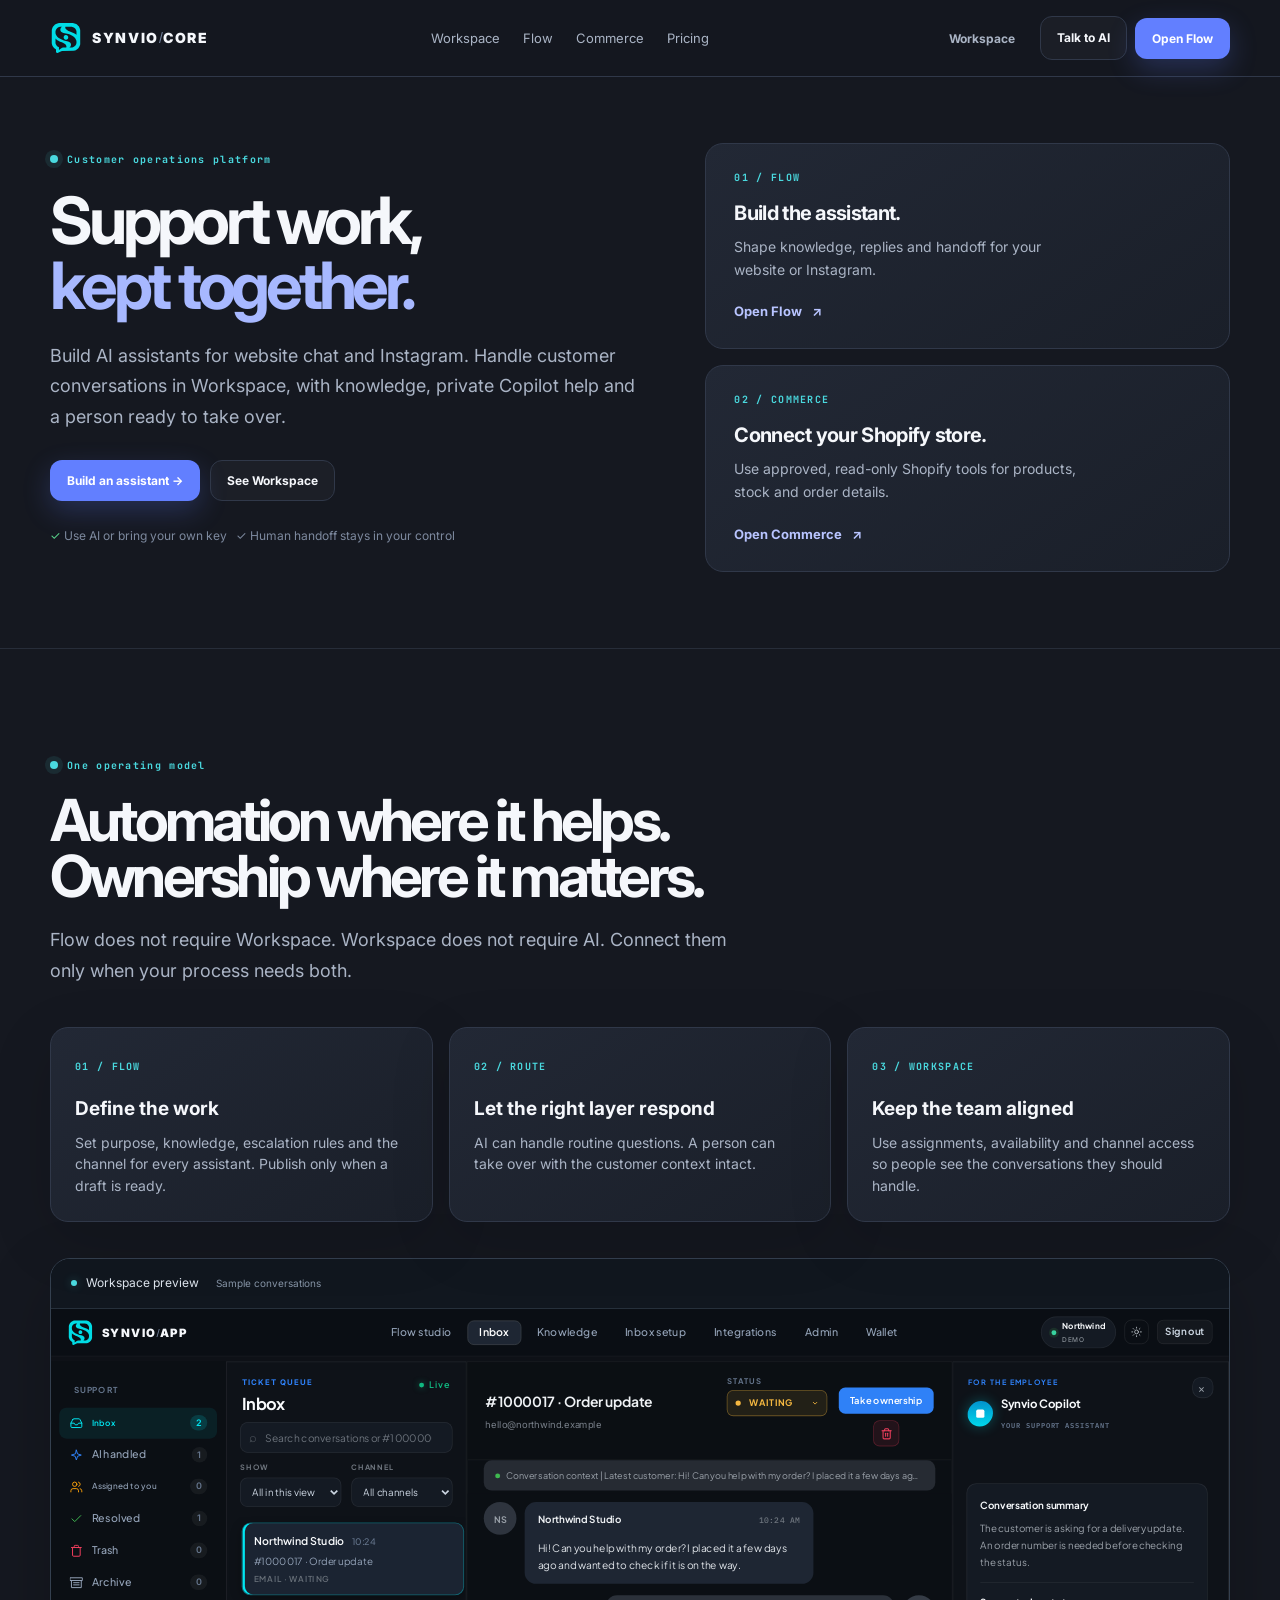
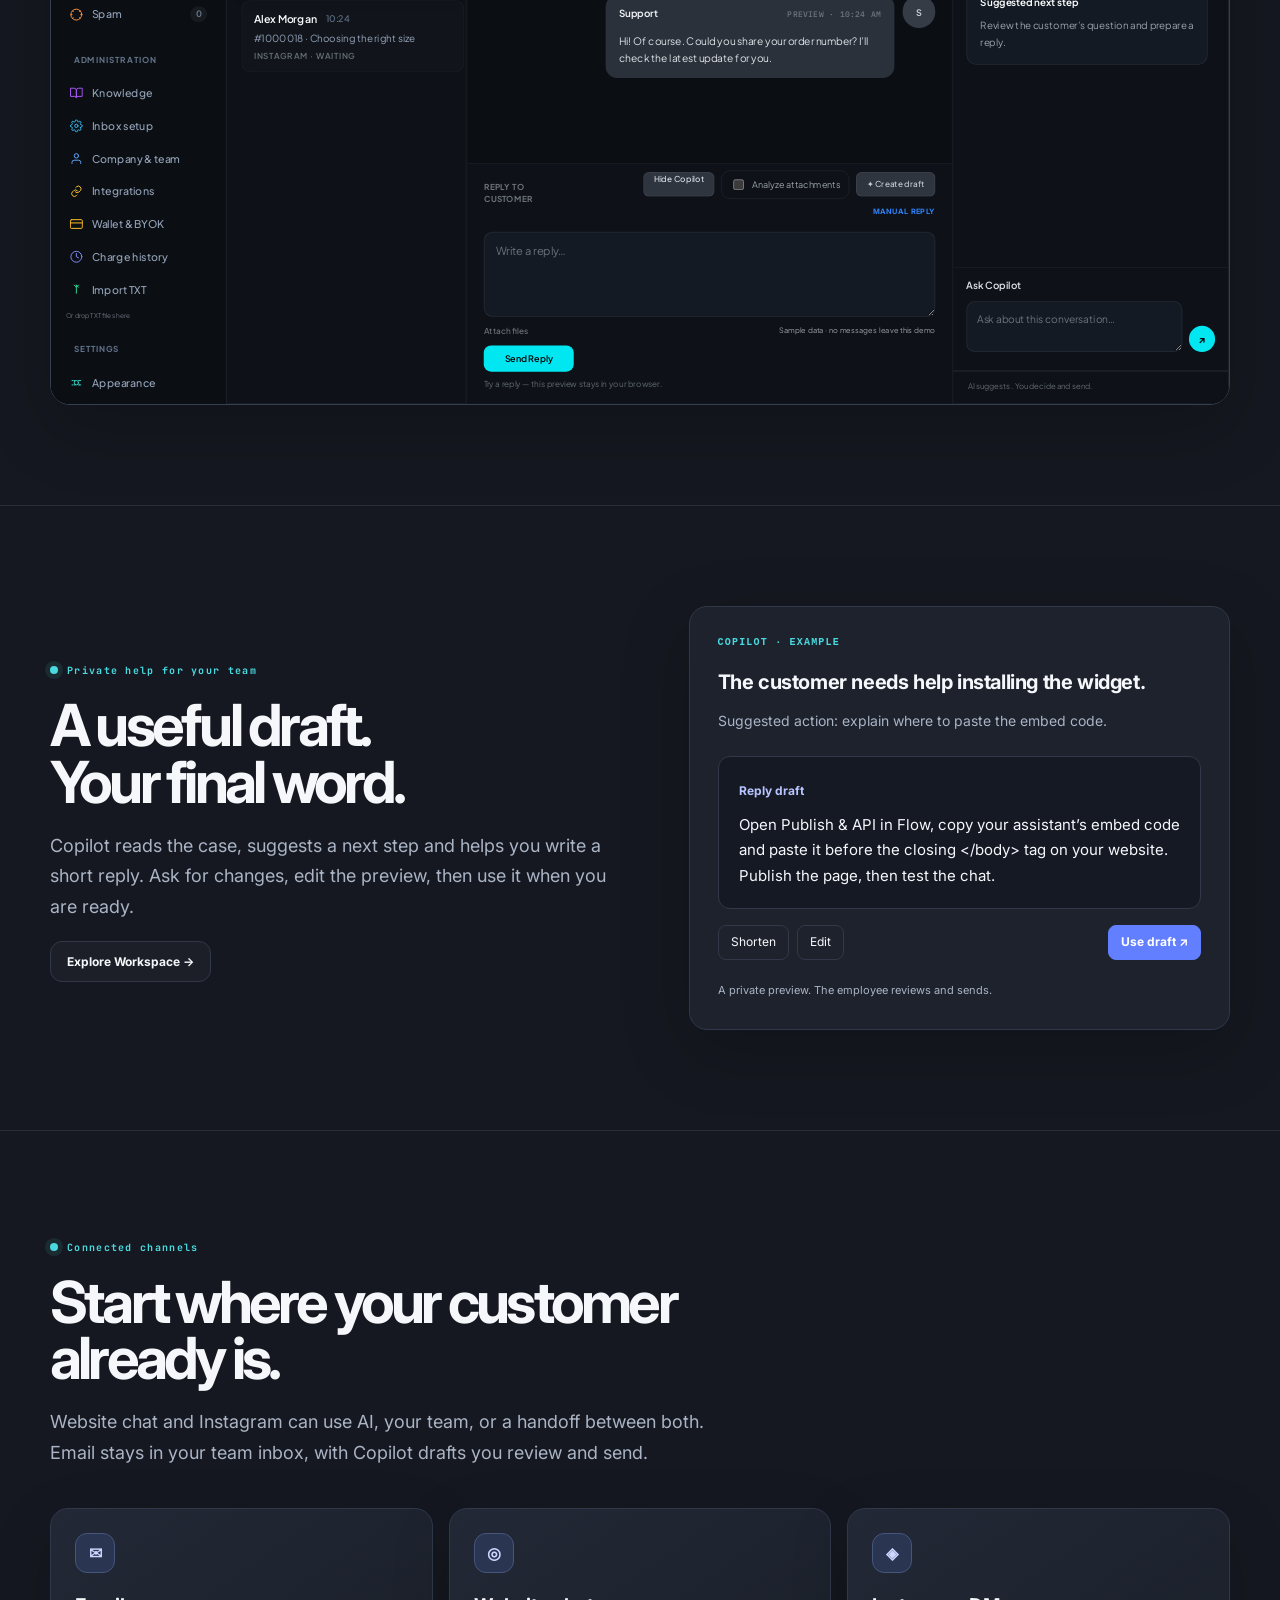
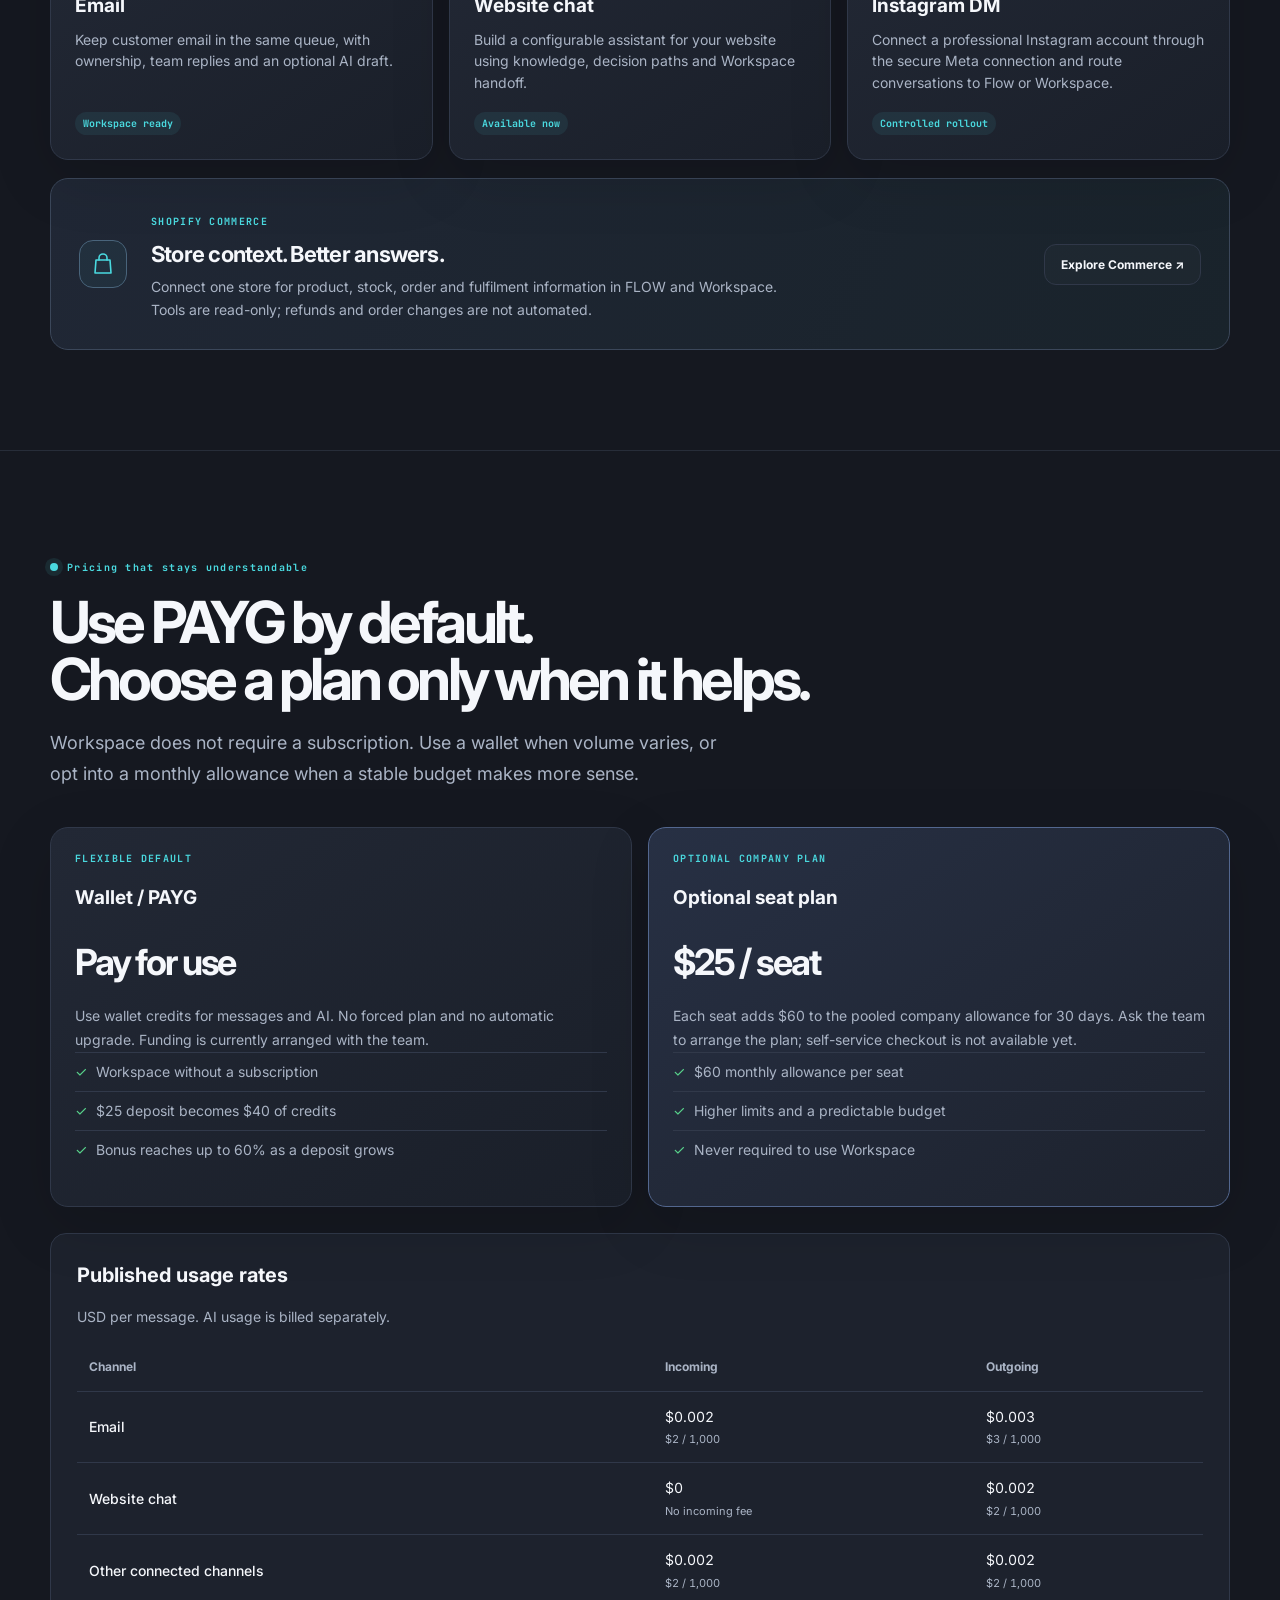
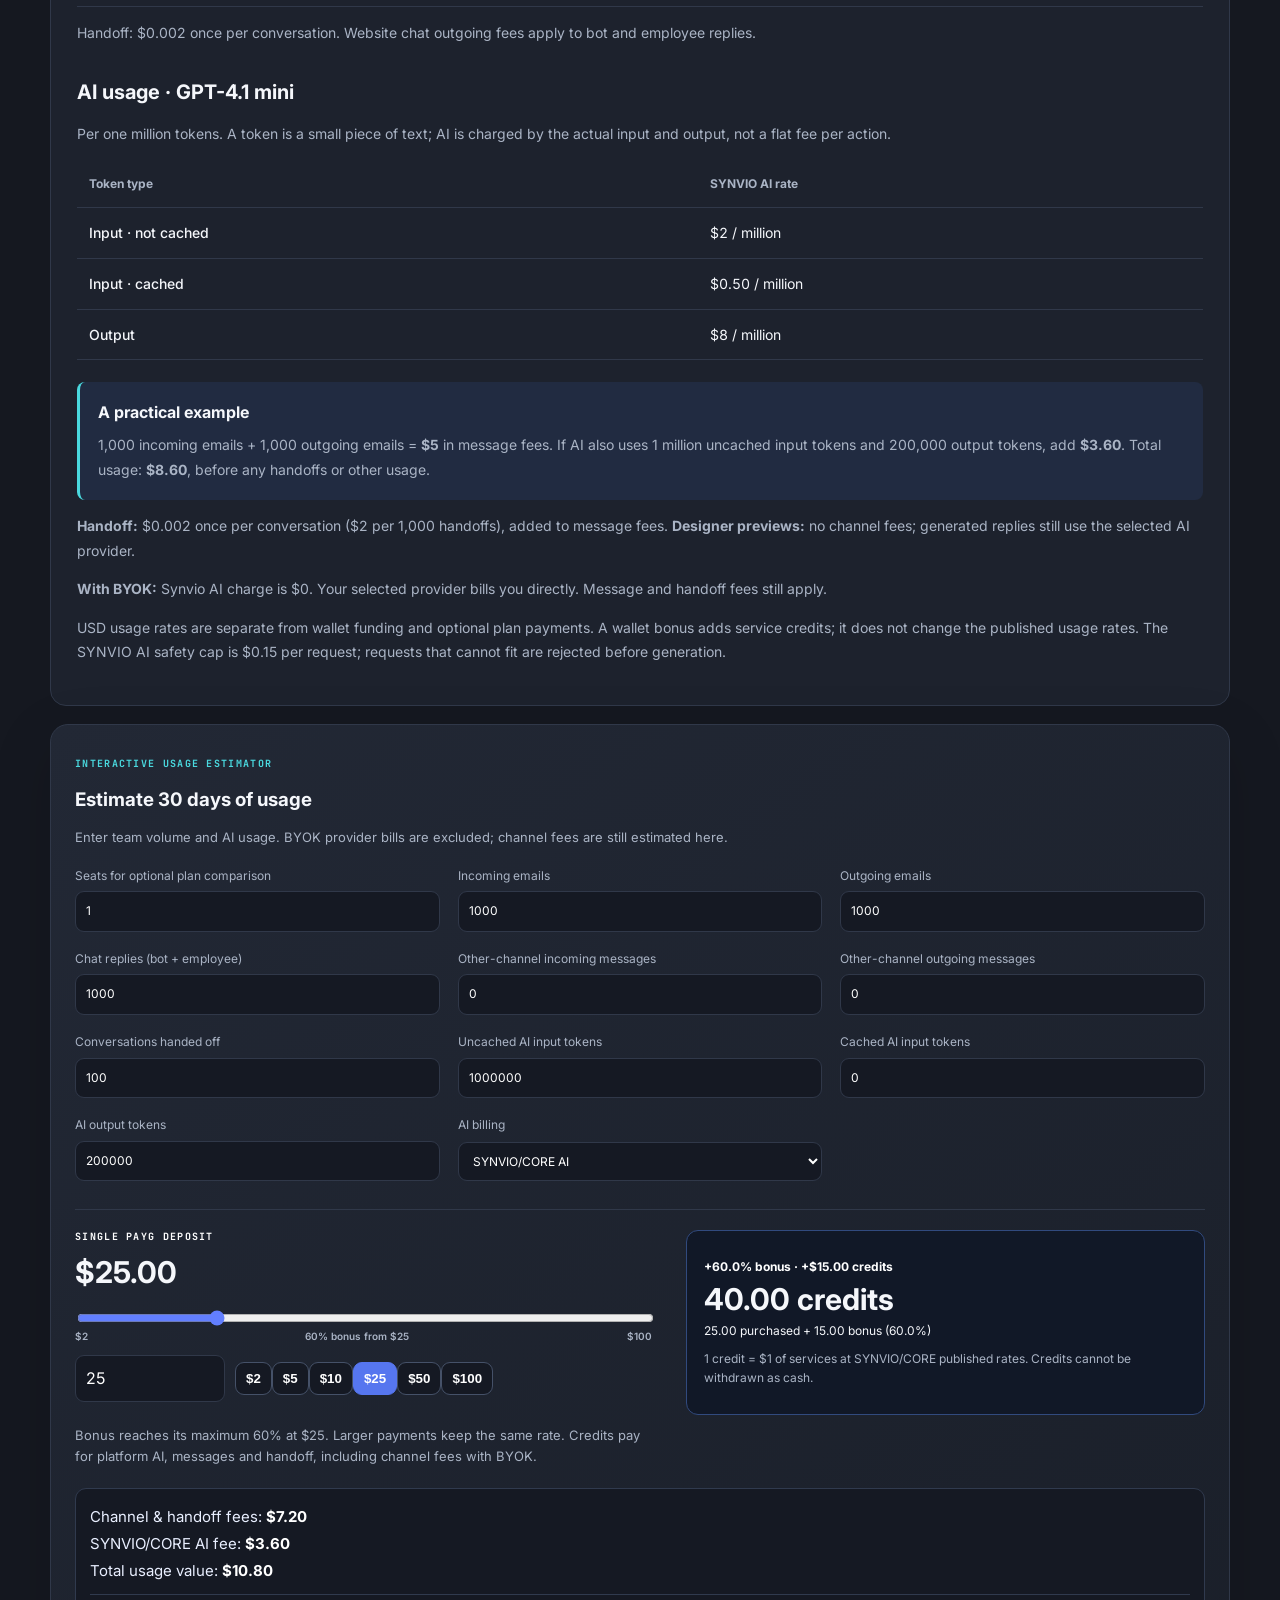
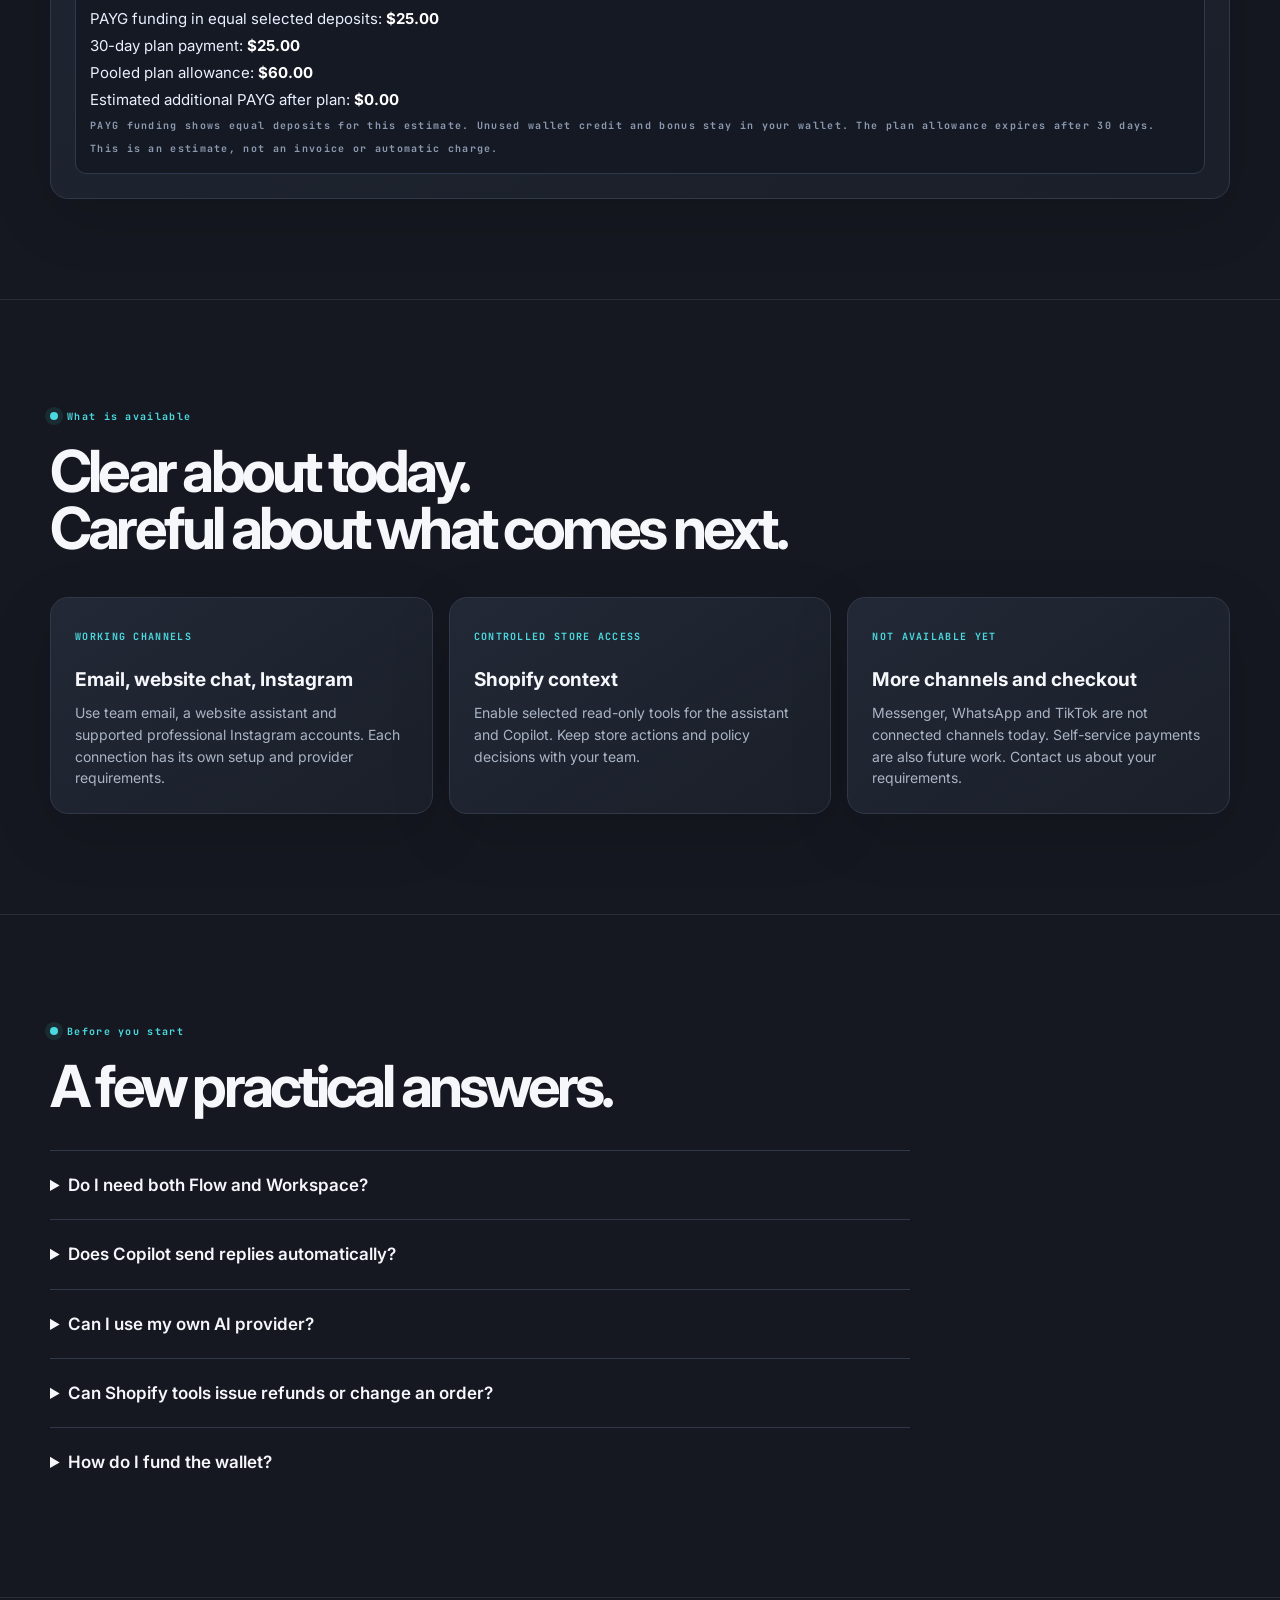
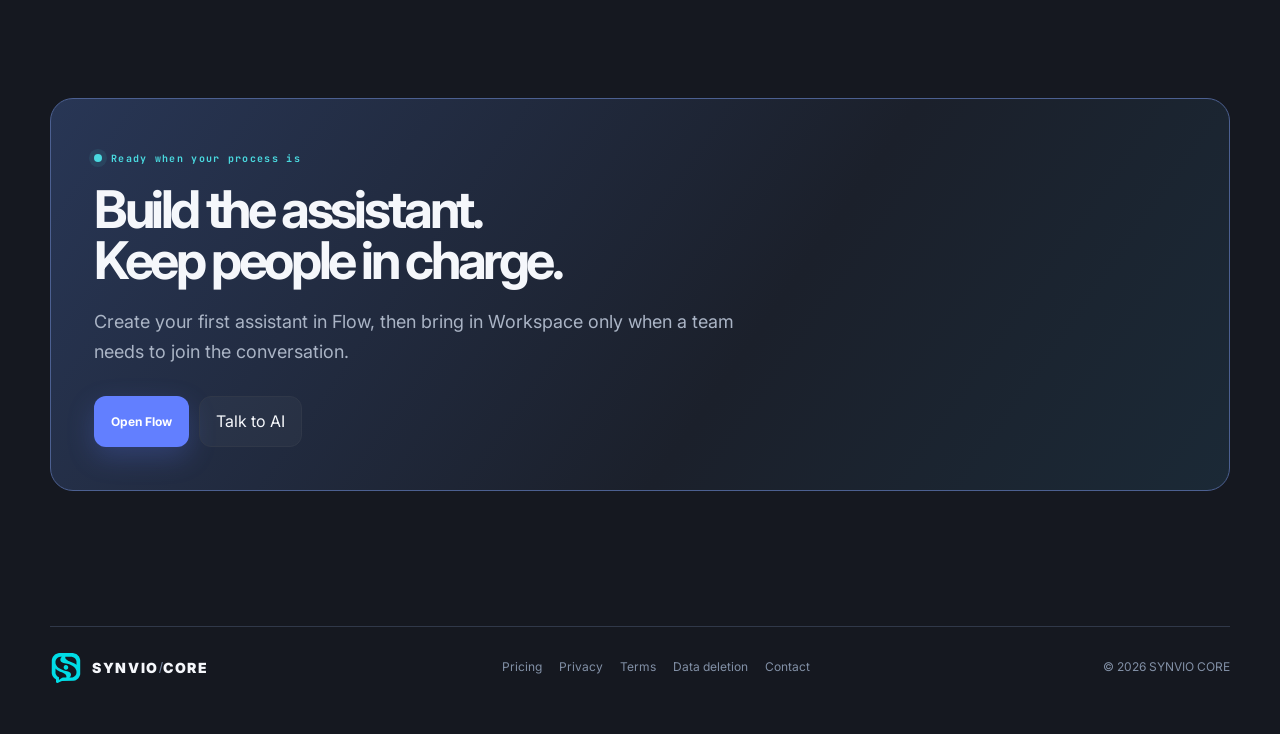
<file: index.html>
<!doctype html><html lang="en"><head><meta charset="utf-8"><meta name="viewport" content="width=device-width,initial-scale=1"><title>Synvio — AI Customer Support &amp; Shared Inbox</title><meta name="theme-color" content="#151820"><link rel="preconnect" href="https://fonts.googleapis.com"><link rel="preconnect" href="https://fonts.gstatic.com" crossorigin><link href="https://fonts.googleapis.com/css2?family=Inter:wght@400;500;600;700;800;900&family=JetBrains+Mono:wght@500;600;700&display=swap" rel="stylesheet"><link rel="stylesheet" href="corporate.css"><link rel="stylesheet" href="/assets/synvio-brand.css?v=20.1"><link rel="stylesheet" href="/calculator.css"><link rel="stylesheet" href="/marketing-layout-v9.css?v=10"><link rel="stylesheet" href="/marketing-chat-v11.css?v=11"><meta name="description" content="Build AI assistants with Flow, manage email and chats in Workspace, and connect Shopify with Commerce. Simple setup, flexible usage-based pricing."><link rel="canonical" href="https://synviocore.xyz/"><meta name="robots" content="index,follow,max-image-preview:large"><meta property="og:type" content="website"><meta property="og:site_name" content="Synvio"><meta property="og:title" content="Synvio — AI Customer Support &amp; Shared Inbox"><meta property="og:description" content="Build AI assistants with Flow, manage email and chats in Workspace, and connect Shopify with Commerce. Simple setup, flexible usage-based pricing."><meta property="og:url" content="https://synviocore.xyz/"><meta property="og:image" content="https://synviocore.xyz/assets/synvio-social.png"><meta property="og:image:width" content="1200"><meta property="og:image:height" content="630"><meta property="og:image:alt" content="Synvio: AI support with people in control"><meta name="twitter:card" content="summary_large_image"><meta name="twitter:title" content="Synvio — AI Customer Support &amp; Shared Inbox"><meta name="twitter:description" content="Build AI assistants with Flow, manage email and chats in Workspace, and connect Shopify with Commerce. Simple setup, flexible usage-based pricing."><meta name="twitter:image" content="https://synviocore.xyz/assets/synvio-social.png"><link rel="icon" type="image/svg+xml" href="/favicon.svg?v=20"><link rel="stylesheet" href="/marketing-v20.css?v=20.1"><script type="application/ld+json">{"@context": "https://schema.org", "@graph": [{"@type": "Organization", "@id": "https://synviocore.xyz/#organization", "name": "Synvio", "url": "https://synviocore.xyz/", "logo": "https://synviocore.xyz/assets/synvio-logo.svg", "email": "support@synviocore.xyz"}, {"@type": "WebSite", "@id": "https://synviocore.xyz/#website", "name": "Synvio", "url": "https://synviocore.xyz/", "publisher": {"@id": "https://synviocore.xyz/#organization"}}]}</script></head><body>
<header><div class="shell nav"><a class="synvio-brand" href="/" aria-label="Synvio home"><img class="synvio-logo-mark" src="/assets/synvio-logo.svg" width="32" height="32" alt=""><span class="synvio-wordmark">SYNVIO<span class="synvio-slash">/</span>CORE</span></a><nav aria-label="Main navigation"><a href="/workspace/">Workspace</a><a href="/flow/">Flow</a><a href="/commerce/">Commerce</a><a href="/pricing/">Pricing</a></nav><div class="actions"><a class="quiet" href="https://app.synviocore.xyz/login.html">Workspace</a><button class="secondary" type="button" data-open-chat>Talk to AI</button><a class="primary" href="https://flow.synviocore.xyz/">Open Flow</a></div></div></header>
<main><section class="hero"><div class="shell hero-grid"><div class="hero-copy"><p class="eyebrow">Customer operations platform</p><h1>Support work,<br><em>kept together.</em></h1><p class="lead">Build AI assistants for website chat and Instagram. Handle customer conversations in Workspace, with knowledge, private Copilot help and a person ready to take over.</p><div class="buttons"><a class="primary" href="https://flow.synviocore.xyz/">Build an assistant →</a><a class="secondary" href="#workspace">See Workspace</a></div><p class="notes">✓ Use AI or bring your own key &nbsp; ✓ Human handoff stays in your control</p></div><aside class="hero-side" aria-label="Explore FLOW and Commerce"><article><small>01 / FLOW</small><h3>Build the assistant.</h3><p>Shape knowledge, replies and handoff for your website or Instagram.</p><a href="https://flow.synviocore.xyz/">Open Flow <span aria-hidden="true">↗</span></a></article><article><small>02 / COMMERCE</small><h3>Connect your Shopify store.</h3><p>Use approved, read-only Shopify tools for products, stock and order details.</p><a href="https://commerce.synviocore.xyz/">Open Commerce <span aria-hidden="true">↗</span></a></article></aside>
</div></section>
<section id="workspace"><div class="shell"><p class="eyebrow">One operating model</p><h2>Automation where it helps.<br>Ownership where it matters.</h2><p class="lead">Flow does not require Workspace. Workspace does not require AI. Connect them only when your process needs both.</p><div class="grid three"><article class="card"><small>01 / FLOW</small><h3>Define the work</h3><p>Set purpose, knowledge, escalation rules and the channel for every assistant. Publish only when a draft is ready.</p></article><article class="card"><small>02 / ROUTE</small><h3>Let the right layer respond</h3><p>AI can handle routine questions. A person can take over with the customer context intact.</p></article><article class="card"><small>03 / WORKSPACE</small><h3>Keep the team aligned</h3><p>Use assignments, availability and channel access so people see the conversations they should handle.</p></article></div><div class="workspace-showcase" id="workspace-demo"><div class="demo-caption"><span><i></i> Workspace preview <small>Sample conversations</small></span></div><div class="demo-viewport"><iframe title="Interactive SYNVIO Workspace demo with sample conversations" src="/workspace-demo.html?v=20&embedded=1" loading="lazy" sandbox="allow-scripts allow-same-origin"></iframe></div></div></div></section>
<section id="copilot"><div class="shell product-split"><div><p class="eyebrow">Private help for your team</p><h2>A useful draft.<br>Your final word.</h2><p class="lead">Copilot reads the case, suggests a next step and helps you write a short reply. Ask for changes, edit the preview, then use it when you are ready.</p><a class="secondary" href="/workspace/">Explore Workspace →</a></div><div class="copilot-preview" aria-label="Illustrative Copilot draft, not a live chat"><div class="preview-label">COPILOT · EXAMPLE</div><h3>The customer needs help installing the widget.</h3><p class="preview-step">Suggested action: explain where to paste the embed code.</p><div class="reply-preview"><span>Reply draft</span><p>Open Publish &amp; API in Flow, copy your assistant’s embed code and paste it before the closing &lt;/body&gt; tag on your website. Publish the page, then test the chat.</p></div><div class="preview-controls" aria-hidden="true"><span>Shorten</span><span>Edit</span><span class="preview-use">Use draft ↗</span></div><small>A private preview. The employee reviews and sends.</small></div></div></section><section id="channels"><div class="shell"><p class="eyebrow">Connected channels</p><h2>Start where your customer already is.</h2><p class="lead">Website chat and Instagram can use AI, your team, or a handoff between both. Email stays in your team inbox, with Copilot drafts you review and send.</p><div class="grid three"><article class="card channel"><i>✉</i><h3>Email</h3><p>Keep customer email in the same queue, with ownership, team replies and an optional AI draft.</p><mark>Workspace ready</mark></article><article class="card channel"><i>◎</i><h3>Website chat</h3><p>Build a configurable assistant for your website using knowledge, decision paths and Workspace handoff.</p><mark>Available now</mark></article><article class="card channel"><i>◈</i><h3>Instagram DM</h3><p>Connect a professional Instagram account through the secure Meta connection and route conversations to Flow or Workspace.</p><mark>Controlled rollout</mark></article></div><article class="commerce-banner"><div class="commerce-symbol" aria-hidden="true"><svg viewBox="0 0 24 24"><path d="M5 8h14l1 13H4L5 8Z"/><path d="M8 8V6a4 4 0 0 1 8 0v2"/></svg></div><div class="commerce-copy"><small>SHOPIFY COMMERCE</small><h3>Store context. Better answers.</h3><p>Connect one store for product, stock, order and fulfilment information in FLOW and Workspace. Tools are read-only; refunds and order changes are not automated.</p></div><a class="secondary" href="https://commerce.synviocore.xyz/">Explore Commerce ↗</a></article></div></section>
<section id="pricing"><div class="shell"><p class="eyebrow">Pricing that stays understandable</p><h2>Use PAYG by default.<br>Choose a plan only when it helps.</h2><p class="lead">Workspace does not require a subscription. Use a wallet when volume varies, or opt into a monthly allowance when a stable budget makes more sense.</p><div class="grid two pricing"><article class="card"><small>FLEXIBLE DEFAULT</small><h3>Wallet / PAYG</h3><strong class="price">Pay for use</strong><p>Use wallet credits for messages and AI. No forced plan and no automatic upgrade. Funding is currently arranged with the team.</p><ul><li>Workspace without a subscription</li><li>$25 deposit becomes $40 of credits</li><li>Bonus reaches up to 60% as a deposit grows</li></ul></article><article class="card accent"><small>OPTIONAL COMPANY PLAN</small><h3>Optional seat plan</h3><strong class="price">$25 / seat</strong><p>Each seat adds $60 to the pooled company allowance for 30 days. Ask the team to arrange the plan; self-service checkout is not available yet.</p><ul><li>$60 monthly allowance per seat</li><li>Higher limits and a predictable budget</li><li>Never required to use Workspace</li></ul></article></div><div class="rate-table"><h3>Published usage rates</h3><p>USD per message. AI usage is billed separately.</p><div class="table-scroll"><table><thead><tr><th scope="col">Channel</th><th scope="col">Incoming</th><th scope="col">Outgoing</th></tr></thead><tbody><tr><th scope="row">Email</th><td>$0.002<small>$2 / 1,000</small></td><td>$0.003<small>$3 / 1,000</small></td></tr><tr><th scope="row">Website chat</th><td>$0<small>No incoming fee</small></td><td>$0.002<small>$2 / 1,000</small></td></tr><tr><th scope="row">Other connected channels</th><td>$0.002<small>$2 / 1,000</small></td><td>$0.002<small>$2 / 1,000</small></td></tr></tbody></table></div><p>Handoff: $0.002 once per conversation. Website chat outgoing fees apply to bot and employee replies.</p><h3 class="rate-subtitle">AI usage · GPT-4.1 mini</h3><p>Per one million tokens. A token is a small piece of text; AI is charged by the actual input and output, not a flat fee per action.</p><div class="table-scroll"><table><thead><tr><th scope="col">Token type</th><th scope="col">SYNVIO AI rate</th></tr></thead><tbody><tr><th scope="row">Input · not cached</th><td>$2 / million</td></tr><tr><th scope="row">Input · cached</th><td>$0.50 / million</td></tr><tr><th scope="row">Output</th><td>$8 / million</td></tr></tbody></table></div><div class="cost-example"><strong>A practical example</strong><p>1,000 incoming emails + 1,000 outgoing emails = <b>$5</b> in message fees. If AI also uses 1 million uncached input tokens and 200,000 output tokens, add <b>$3.60</b>. Total usage: <b>$8.60</b>, before any handoffs or other usage.</p></div><p><strong>Handoff:</strong> $0.002 once per conversation ($2 per 1,000 handoffs), added to message fees. <strong>Designer previews:</strong> no channel fees; generated replies still use the selected AI provider.</p><p><strong>With BYOK:</strong> Synvio AI charge is $0. Your selected provider bills you directly. Message and handoff fees still apply.</p><p>USD usage rates are separate from wallet funding and optional plan payments. A wallet bonus adds service credits; it does not change the published usage rates. The SYNVIO AI safety cap is $0.15 per request; requests that cannot fit are rejected before generation.</p></div><div class="card calculator"><small>INTERACTIVE USAGE ESTIMATOR</small><h3>Estimate 30 days of usage</h3><p>Enter team volume and AI usage. BYOK provider bills are excluded; channel fees are still estimated here.</p><form id="usage-calculator" class="calculator-form"><label>Seats for optional plan comparison<input id="calc-seats" type="number" value="1" min="1" step="1"></label><label>Incoming emails<input id="calc-incoming" type="number" value="1000" min="0"></label><label>Outgoing emails<input id="calc-outgoing" type="number" value="1000" min="0"></label><label>Chat replies (bot + employee)<input id="calc-replies" type="number" value="1000" min="0"></label><label>Other-channel incoming messages<input id="calc-other-in" type="number" value="0" min="0"></label><label>Other-channel outgoing messages<input id="calc-other-out" type="number" value="0" min="0"></label><label>Conversations handed off<input id="calc-handoffs" type="number" value="100" min="0"></label><label>Uncached AI input tokens<input id="calc-input" type="number" value="1000000" min="0"></label><label>Cached AI input tokens<input id="calc-cached" type="number" value="0" min="0"></label><label>AI output tokens<input id="calc-output" type="number" value="200000" min="0"></label><label>AI billing<select id="calc-billing"><option value="core">SYNVIO/CORE AI</option><option value="byok">Bring your own key (BYOK)</option></select></label></form><div class="deposit"><small>SINGLE PAYG DEPOSIT</small><strong id="deposit-label">$25.00</strong><input id="calc-deposit" type="range" value="25" min="2" max="100" step="1"><div class="range-labels"><span>$2</span><span>60% bonus from $25</span><span>$100</span></div><div class="deposit-controls"><input id="calc-deposit-number" type="number" value="25" min="2" max="100"><div id="deposit-presets"><button type="button" data-deposit="2">$2</button><button type="button" data-deposit="5">$5</button><button type="button" data-deposit="10">$10</button><button type="button" data-deposit="25" class="selected">$25</button><button type="button" data-deposit="50">$50</button><button type="button" data-deposit="100">$100</button></div></div><article class="credit-card"><b id="bonus-line">+60.0% bonus · +$15.00 credits</b><strong id="credits-line">40.00 credits</strong><span id="credits-detail">25.00 purchased + 15.00 bonus (60.0%)</span><p>1 credit = $1 of services at SYNVIO/CORE published rates. Credits cannot be withdrawn as cash.</p></article><p class="deposit-note">Bonus reaches its maximum 60% at $25. Larger payments keep the same rate. Credits pay for platform AI, messages and handoff, including channel fees with BYOK.</p></div><div id="usage-result" aria-live="polite"></div></div></div></section>
<section id="roadmap"><div class="shell"><p class="eyebrow">What is available</p><h2>Clear about today.<br>Careful about what comes next.</h2><div class="grid three"><article class="card"><small>WORKING CHANNELS</small><h3>Email, website chat, Instagram</h3><p>Use team email, a website assistant and supported professional Instagram accounts. Each connection has its own setup and provider requirements.</p></article><article class="card"><small>CONTROLLED STORE ACCESS</small><h3>Shopify context</h3><p>Enable selected read-only tools for the assistant and Copilot. Keep store actions and policy decisions with your team.</p></article><article class="card"><small>NOT AVAILABLE YET</small><h3>More channels and checkout</h3><p>Messenger, WhatsApp and TikTok are not connected channels today. Self-service payments are also future work. Contact us about your requirements.</p></article></div></div></section>
<section id="questions"><div class="shell"><p class="eyebrow">Before you start</p><h2>A few practical answers.</h2><div class="faq"><details><summary>Do I need both Flow and Workspace?</summary><p>No. Flow can answer website or Instagram messages with AI. Workspace can support a human team without AI. Connect them when you need handoff.</p></details><details><summary>Does Copilot send replies automatically?</summary><p>No. Copilot prepares a private, editable draft. Use draft moves it into the reply editor; an employee still sends it.</p></details><details><summary>Can I use my own AI provider?</summary><p>Yes. Organization-level BYOK uses your configured provider. Synvio AI charges are zero with BYOK; message and handoff fees still apply.</p></details><details><summary>Can Shopify tools issue refunds or change an order?</summary><p>No. The current Commerce tools read approved product, inventory, order and fulfilment information. They do not issue refunds or modify orders.</p></details><details><summary>How do I fund the wallet?</summary><p>Contact the team to arrange funding. The calculator estimates usage; it does not take a payment. Self-service checkout is not available yet.</p></details></div></div></section><section><div class="shell cta"><p class="eyebrow">Ready when your process is</p><h2>Build the assistant.<br>Keep people in charge.</h2><p class="lead">Create your first assistant in Flow, then bring in Workspace only when a team needs to join the conversation.</p><div class="buttons"><a class="primary" href="https://flow.synviocore.xyz/">Open Flow</a><button class="secondary" type="button" data-open-chat>Talk to AI</button></div></div></section></main>
<footer><div class="shell foot"><a class="synvio-brand" href="/" aria-label="Synvio home"><img class="synvio-logo-mark" src="/assets/synvio-logo.svg" width="32" height="32" alt=""><span class="synvio-wordmark">SYNVIO<span class="synvio-slash">/</span>CORE</span></a><div><a href="/pricing/">Pricing</a><a href="./privacy/">Privacy</a><a href="./terms/">Terms</a><a href="./data-deletion/">Data deletion</a><a href="mailto:support@synviocore.xyz">Contact</a></div><span>© 2026 SYNVIO CORE</span></div></footer><script src="site.js?v=20" defer></script><script src="/marketing-demo-v9.js?v=9" defer></script><div id="marketing-flow-widget"></div><div id="marketing-chat-state" role="status" hidden><p>Opening your conversation…</p><button type="button" id="marketing-chat-retry" hidden>Try again</button><button type="button" id="marketing-chat-dismiss" aria-label="Dismiss notification">Close</button></div><script src="/marketing-chat-v11.js?v=20.1" defer></script></body></html>
</file>
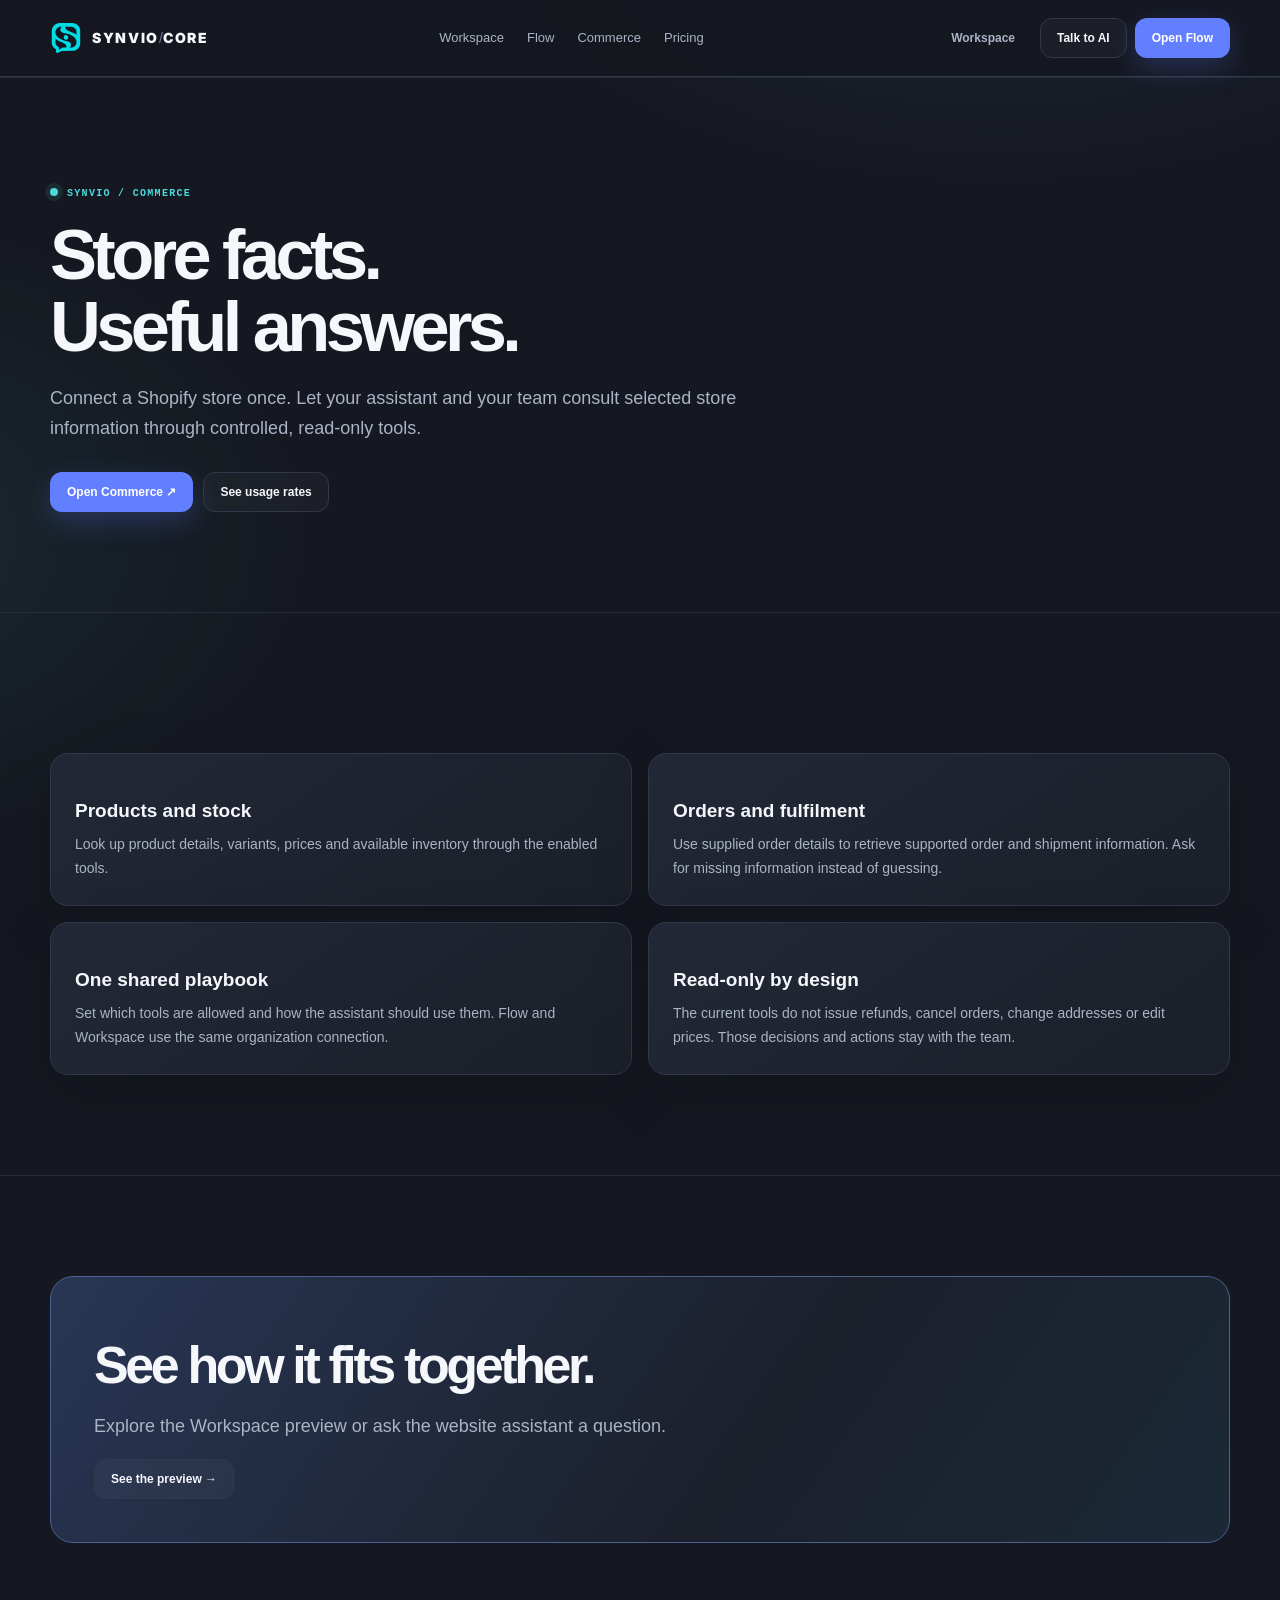
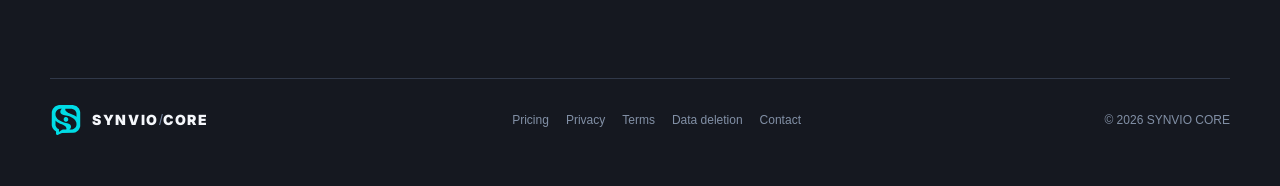
<file: commerce/index.html>
<!doctype html><html lang="en"><head><meta charset="utf-8"><meta name="viewport" content="width=device-width,initial-scale=1"><title>Commerce — Shopify Context for AI Support | Synvio</title><link rel="stylesheet" href="/corporate.css"><link rel="stylesheet" href="/assets/synvio-brand.css?v=20.1"><meta name="description" content="Connect Shopify to Synvio Flow and Workspace Copilot for controlled, read-only product, inventory, order and fulfilment information."><link rel="canonical" href="https://synviocore.xyz/commerce/"><meta name="robots" content="index,follow,max-image-preview:large"><meta property="og:type" content="website"><meta property="og:site_name" content="Synvio"><meta property="og:title" content="Commerce — Shopify Context for AI Support | Synvio"><meta property="og:description" content="Connect Shopify to Synvio Flow and Workspace Copilot for controlled, read-only product, inventory, order and fulfilment information."><meta property="og:url" content="https://synviocore.xyz/commerce/"><meta property="og:image" content="https://synviocore.xyz/assets/synvio-social.png"><meta property="og:image:width" content="1200"><meta property="og:image:height" content="630"><meta property="og:image:alt" content="Synvio: AI support with people in control"><meta name="twitter:card" content="summary_large_image"><meta name="twitter:title" content="Commerce — Shopify Context for AI Support | Synvio"><meta name="twitter:description" content="Connect Shopify to Synvio Flow and Workspace Copilot for controlled, read-only product, inventory, order and fulfilment information."><meta name="twitter:image" content="https://synviocore.xyz/assets/synvio-social.png"><link rel="icon" type="image/svg+xml" href="/favicon.svg?v=20"><link rel="stylesheet" href="/marketing-v20.css?v=20.1"></head><body><header><div class="shell nav"><a class="synvio-brand" href="/" aria-label="Synvio home"><img class="synvio-logo-mark" src="/assets/synvio-logo.svg" width="32" height="32" alt=""><span class="synvio-wordmark">SYNVIO<span class="synvio-slash">/</span>CORE</span></a><nav aria-label="Main navigation"><a href="/workspace/">Workspace</a><a href="/flow/">Flow</a><a href="/commerce/">Commerce</a><a href="/pricing/">Pricing</a></nav><div class="actions"><a class="quiet" href="https://app.synviocore.xyz/login.html">Workspace</a><a class="secondary" href="/#talk-to-ai">Talk to AI</a><a class="primary" href="https://flow.synviocore.xyz/">Open Flow</a></div></div></header><main><section class="product-hero"><div class="shell"><p class="eyebrow">SYNVIO / COMMERCE</p><h1>Store facts.<br>Useful answers.</h1><p class="lead">Connect a Shopify store once. Let your assistant and your team consult selected store information through controlled, read-only tools.</p><div class="buttons"><a class="primary" href="https://commerce.synviocore.xyz/">Open Commerce ↗</a><a class="secondary" href="/pricing/">See usage rates</a></div></div></section><section><div class="shell grid two"><article class="card"><h3>Products and stock</h3><p>Look up product details, variants, prices and available inventory through the enabled tools.</p></article><article class="card"><h3>Orders and fulfilment</h3><p>Use supplied order details to retrieve supported order and shipment information. Ask for missing information instead of guessing.</p></article><article class="card"><h3>One shared playbook</h3><p>Set which tools are allowed and how the assistant should use them. Flow and Workspace use the same organization connection.</p></article><article class="card"><h3>Read-only by design</h3><p>The current tools do not issue refunds, cancel orders, change addresses or edit prices. Those decisions and actions stay with the team.</p></article></div></section><section><div class="shell cta"><h2>See how it fits together.</h2><p class="lead">Explore the Workspace preview or ask the website assistant a question.</p><a class="secondary" href="/#workspace-demo">See the preview →</a></div></section></main><footer><div class="shell foot"><a class="synvio-brand" href="/" aria-label="Synvio home"><img class="synvio-logo-mark" src="/assets/synvio-logo.svg" width="32" height="32" alt=""><span class="synvio-wordmark">SYNVIO<span class="synvio-slash">/</span>CORE</span></a><div><a href="/pricing/">Pricing</a><a href="./privacy/">Privacy</a><a href="./terms/">Terms</a><a href="./data-deletion/">Data deletion</a><a href="mailto:support@synviocore.xyz">Contact</a></div><span>© 2026 SYNVIO CORE</span></div></footer></body></html>
</file>
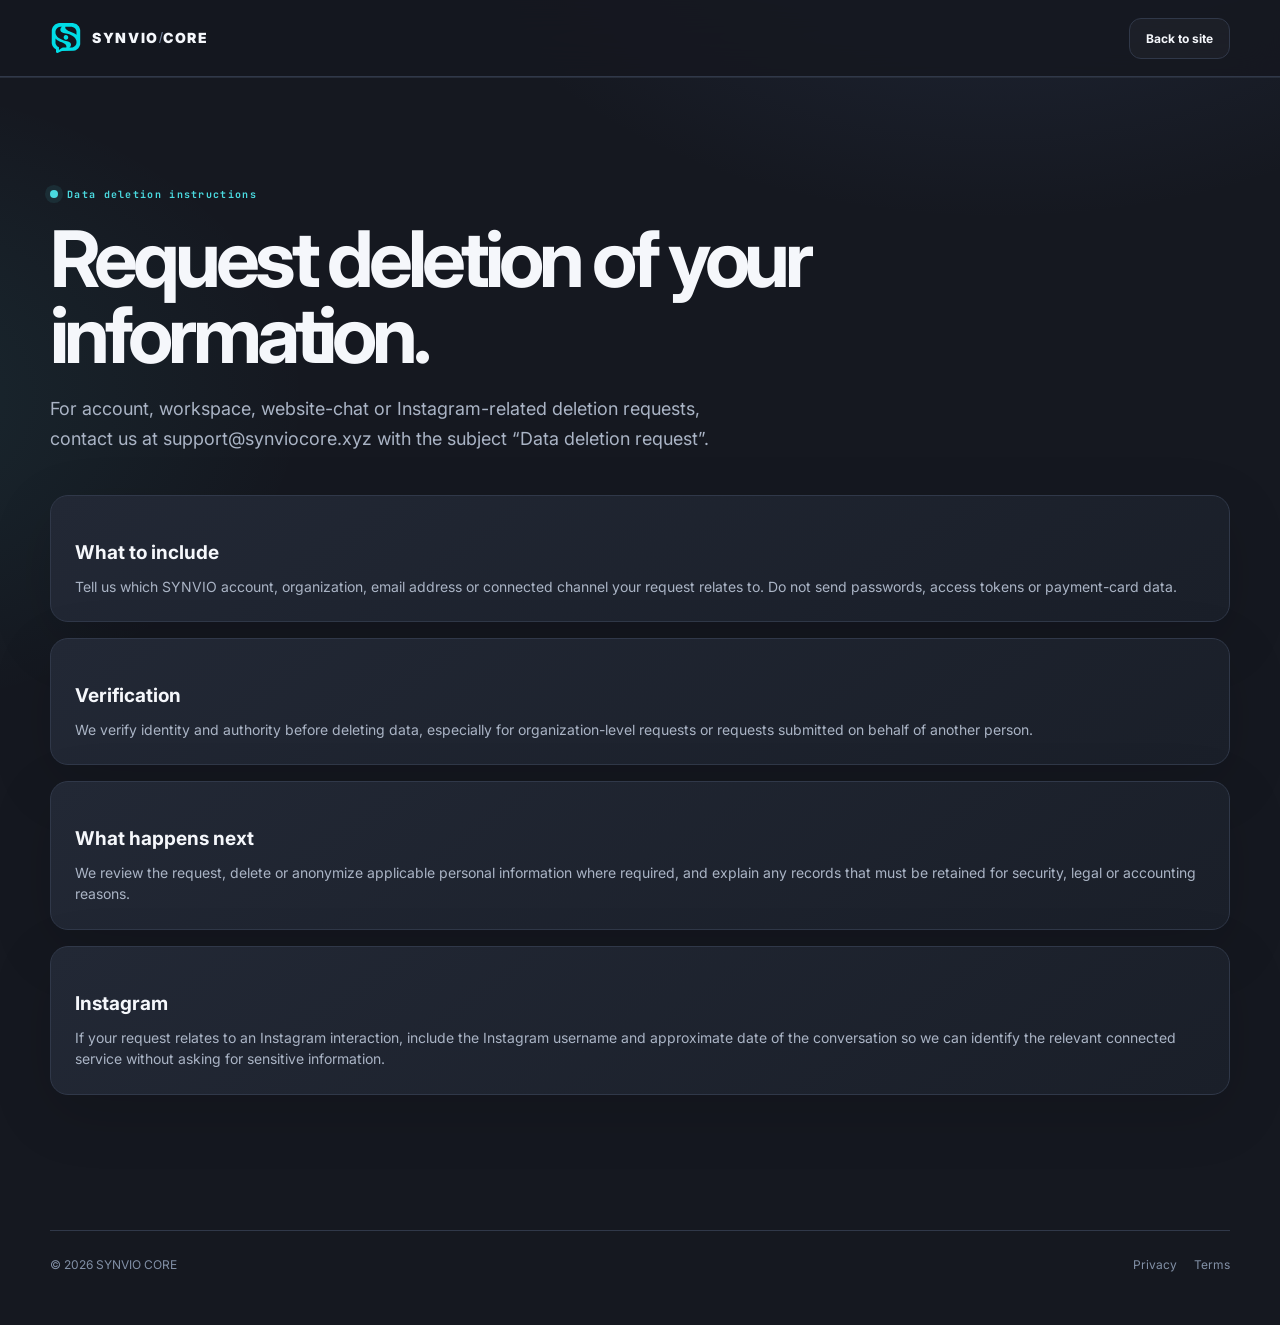
<file: data-deletion/index.html>
<!doctype html><html lang="en"><head><meta charset="utf-8"><meta name="viewport" content="width=device-width,initial-scale=1"><title>Data Deletion Requests | Synvio</title><link rel="preconnect" href="https://fonts.googleapis.com"><link rel="preconnect" href="https://fonts.gstatic.com" crossorigin><link href="https://fonts.googleapis.com/css2?family=Inter:wght@400;500;600;700;800;900&family=JetBrains+Mono:wght@500;600;700&display=swap" rel="stylesheet"><link rel="stylesheet" href="../corporate.css"><link rel="stylesheet" href="/assets/synvio-brand.css?v=20.1"><meta name="description" content="Request deletion of Synvio account, workspace, chat or Instagram-related data. Learn what information to provide and how verification works."><link rel="canonical" href="https://synviocore.xyz/data-deletion/"><meta name="robots" content="index,follow,max-image-preview:large"><meta property="og:type" content="website"><meta property="og:site_name" content="Synvio"><meta property="og:title" content="Data Deletion Requests | Synvio"><meta property="og:description" content="Request deletion of Synvio account, workspace, chat or Instagram-related data. Learn what information to provide and how verification works."><meta property="og:url" content="https://synviocore.xyz/data-deletion/"><meta property="og:image" content="https://synviocore.xyz/assets/synvio-social.png"><meta property="og:image:width" content="1200"><meta property="og:image:height" content="630"><meta property="og:image:alt" content="Synvio: AI support with people in control"><meta name="twitter:card" content="summary_large_image"><meta name="twitter:title" content="Data Deletion Requests | Synvio"><meta name="twitter:description" content="Request deletion of Synvio account, workspace, chat or Instagram-related data. Learn what information to provide and how verification works."><meta name="twitter:image" content="https://synviocore.xyz/assets/synvio-social.png"><link rel="icon" type="image/svg+xml" href="/favicon.svg?v=20"><link rel="stylesheet" href="/marketing-v20.css?v=20.1"></head><body><header><div class="shell nav"><a class="synvio-brand" href="/" aria-label="Synvio home"><img class="synvio-logo-mark" src="/assets/synvio-logo.svg" width="32" height="32" alt=""><span class="synvio-wordmark">SYNVIO<span class="synvio-slash">/</span>CORE</span></a><div class="actions"><a class="secondary" href="../">Back to site</a></div></div></header><main><section><div class="shell"><p class="eyebrow">Data deletion instructions</p><h1>Request deletion of your information.</h1><p class="lead">For account, workspace, website-chat or Instagram-related deletion requests, contact us at <a href="mailto:support@synviocore.xyz">support@synviocore.xyz</a> with the subject “Data deletion request”.</p><div class="grid"><article class="card"><h3>What to include</h3><p>Tell us which SYNVIO account, organization, email address or connected channel your request relates to. Do not send passwords, access tokens or payment-card data.</p></article><article class="card"><h3>Verification</h3><p>We verify identity and authority before deleting data, especially for organization-level requests or requests submitted on behalf of another person.</p></article><article class="card"><h3>What happens next</h3><p>We review the request, delete or anonymize applicable personal information where required, and explain any records that must be retained for security, legal or accounting reasons.</p></article><article class="card"><h3>Instagram</h3><p>If your request relates to an Instagram interaction, include the Instagram username and approximate date of the conversation so we can identify the relevant connected service without asking for sensitive information.</p></article></div></div></section></main><footer><div class="shell foot"><span>© 2026 SYNVIO CORE</span><div><a href="../privacy/">Privacy</a><a href="../terms/">Terms</a></div></div></footer></body></html>
</file>
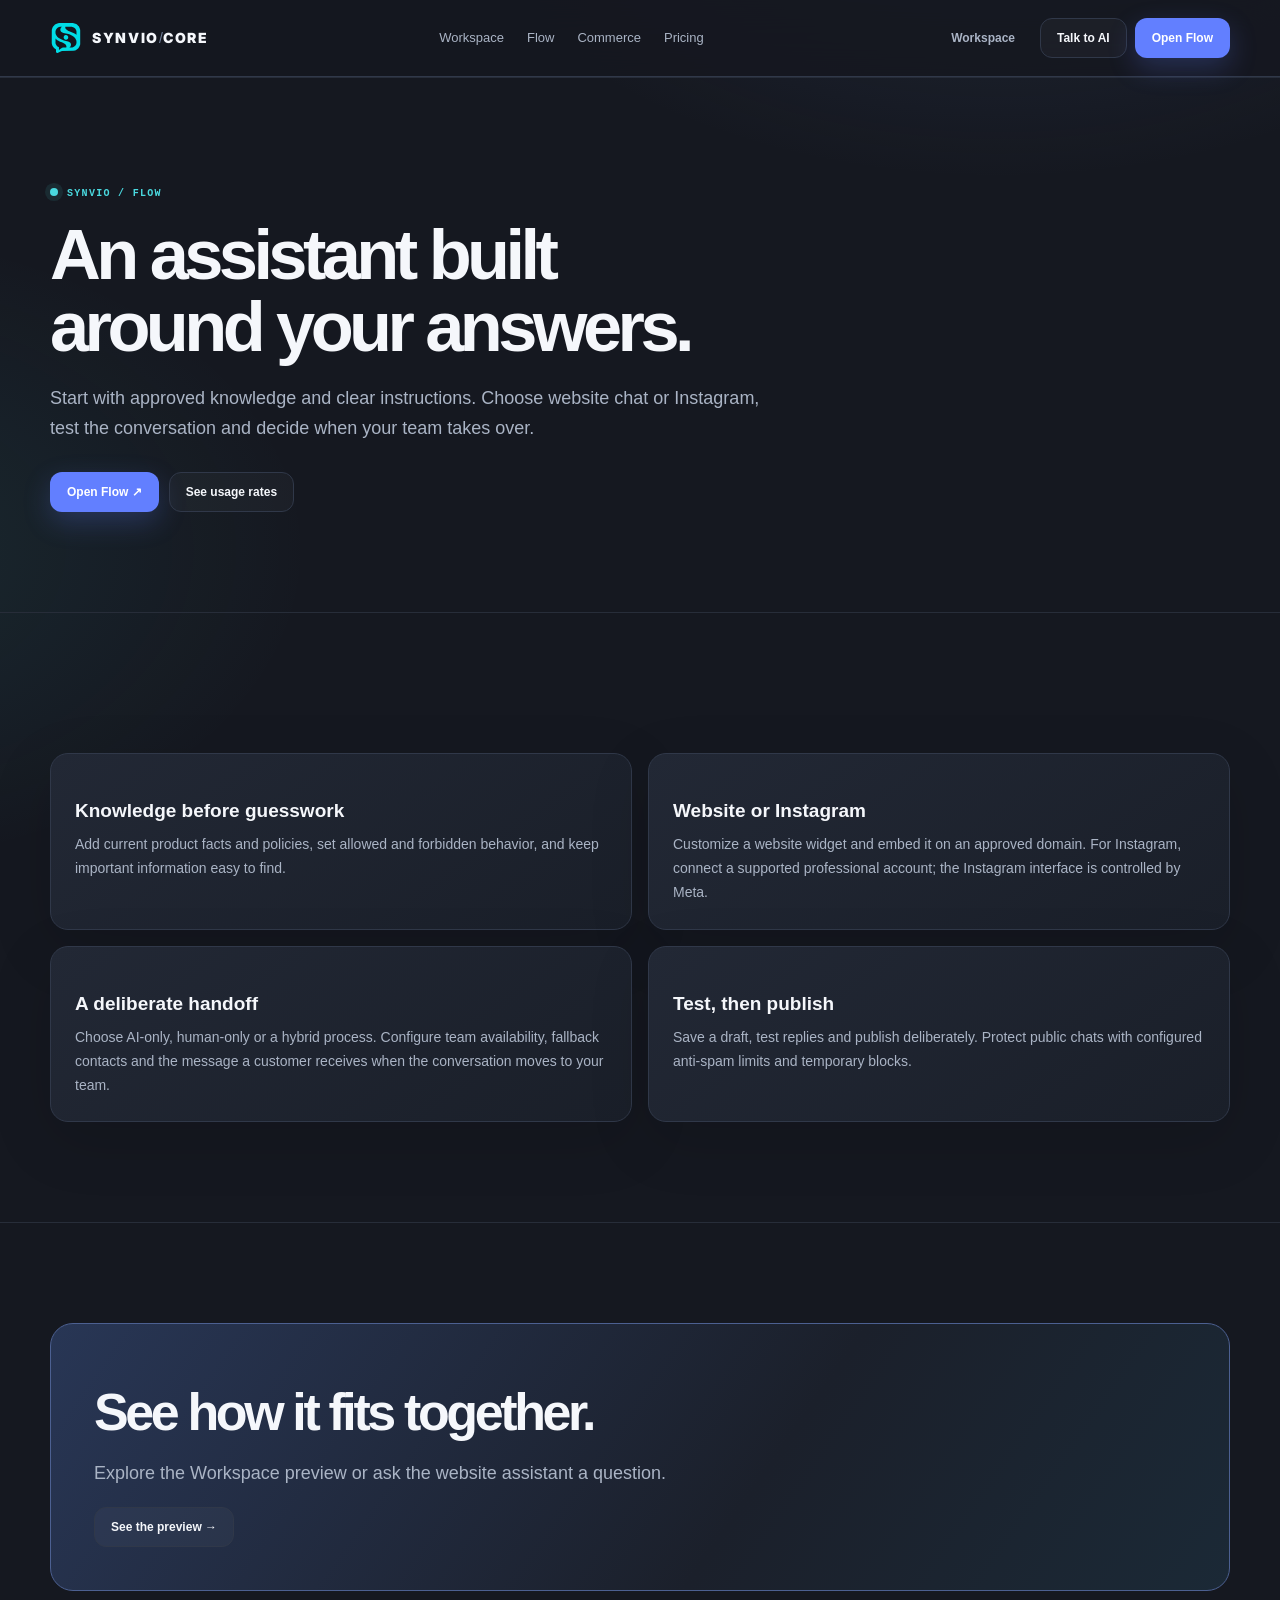
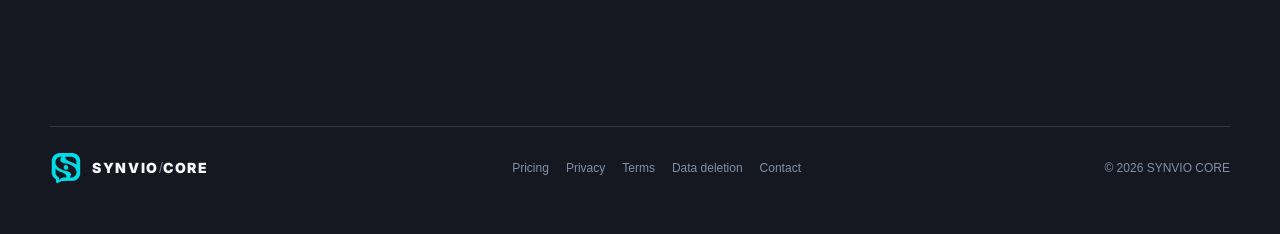
<file: flow/index.html>
<!doctype html><html lang="en"><head><meta charset="utf-8"><meta name="viewport" content="width=device-width,initial-scale=1"><title>Flow — Website &amp; Instagram AI Assistants | Synvio</title><link rel="stylesheet" href="/corporate.css"><link rel="stylesheet" href="/assets/synvio-brand.css?v=20.1"><meta name="description" content="Create an AI assistant for your website or Instagram in Synvio Flow. Add knowledge, configure handoff, test a draft and publish when ready."><link rel="canonical" href="https://synviocore.xyz/flow/"><meta name="robots" content="index,follow,max-image-preview:large"><meta property="og:type" content="website"><meta property="og:site_name" content="Synvio"><meta property="og:title" content="Flow — Website &amp; Instagram AI Assistants | Synvio"><meta property="og:description" content="Create an AI assistant for your website or Instagram in Synvio Flow. Add knowledge, configure handoff, test a draft and publish when ready."><meta property="og:url" content="https://synviocore.xyz/flow/"><meta property="og:image" content="https://synviocore.xyz/assets/synvio-social.png"><meta property="og:image:width" content="1200"><meta property="og:image:height" content="630"><meta property="og:image:alt" content="Synvio: AI support with people in control"><meta name="twitter:card" content="summary_large_image"><meta name="twitter:title" content="Flow — Website &amp; Instagram AI Assistants | Synvio"><meta name="twitter:description" content="Create an AI assistant for your website or Instagram in Synvio Flow. Add knowledge, configure handoff, test a draft and publish when ready."><meta name="twitter:image" content="https://synviocore.xyz/assets/synvio-social.png"><link rel="icon" type="image/svg+xml" href="/favicon.svg?v=20"><link rel="stylesheet" href="/marketing-v20.css?v=20.1"></head><body><header><div class="shell nav"><a class="synvio-brand" href="/" aria-label="Synvio home"><img class="synvio-logo-mark" src="/assets/synvio-logo.svg" width="32" height="32" alt=""><span class="synvio-wordmark">SYNVIO<span class="synvio-slash">/</span>CORE</span></a><nav aria-label="Main navigation"><a href="/workspace/">Workspace</a><a href="/flow/">Flow</a><a href="/commerce/">Commerce</a><a href="/pricing/">Pricing</a></nav><div class="actions"><a class="quiet" href="https://app.synviocore.xyz/login.html">Workspace</a><a class="secondary" href="/#talk-to-ai">Talk to AI</a><a class="primary" href="https://flow.synviocore.xyz/">Open Flow</a></div></div></header><main><section class="product-hero"><div class="shell"><p class="eyebrow">SYNVIO / FLOW</p><h1>An assistant built<br>around your answers.</h1><p class="lead">Start with approved knowledge and clear instructions. Choose website chat or Instagram, test the conversation and decide when your team takes over.</p><div class="buttons"><a class="primary" href="https://flow.synviocore.xyz/">Open Flow ↗</a><a class="secondary" href="/pricing/">See usage rates</a></div></div></section><section><div class="shell grid two"><article class="card"><h3>Knowledge before guesswork</h3><p>Add current product facts and policies, set allowed and forbidden behavior, and keep important information easy to find.</p></article><article class="card"><h3>Website or Instagram</h3><p>Customize a website widget and embed it on an approved domain. For Instagram, connect a supported professional account; the Instagram interface is controlled by Meta.</p></article><article class="card"><h3>A deliberate handoff</h3><p>Choose AI-only, human-only or a hybrid process. Configure team availability, fallback contacts and the message a customer receives when the conversation moves to your team.</p></article><article class="card"><h3>Test, then publish</h3><p>Save a draft, test replies and publish deliberately. Protect public chats with configured anti-spam limits and temporary blocks.</p></article></div></section><section><div class="shell cta"><h2>See how it fits together.</h2><p class="lead">Explore the Workspace preview or ask the website assistant a question.</p><a class="secondary" href="/#workspace-demo">See the preview →</a></div></section></main><footer><div class="shell foot"><a class="synvio-brand" href="/" aria-label="Synvio home"><img class="synvio-logo-mark" src="/assets/synvio-logo.svg" width="32" height="32" alt=""><span class="synvio-wordmark">SYNVIO<span class="synvio-slash">/</span>CORE</span></a><div><a href="/pricing/">Pricing</a><a href="./privacy/">Privacy</a><a href="./terms/">Terms</a><a href="./data-deletion/">Data deletion</a><a href="mailto:support@synviocore.xyz">Contact</a></div><span>© 2026 SYNVIO CORE</span></div></footer></body></html>
</file>
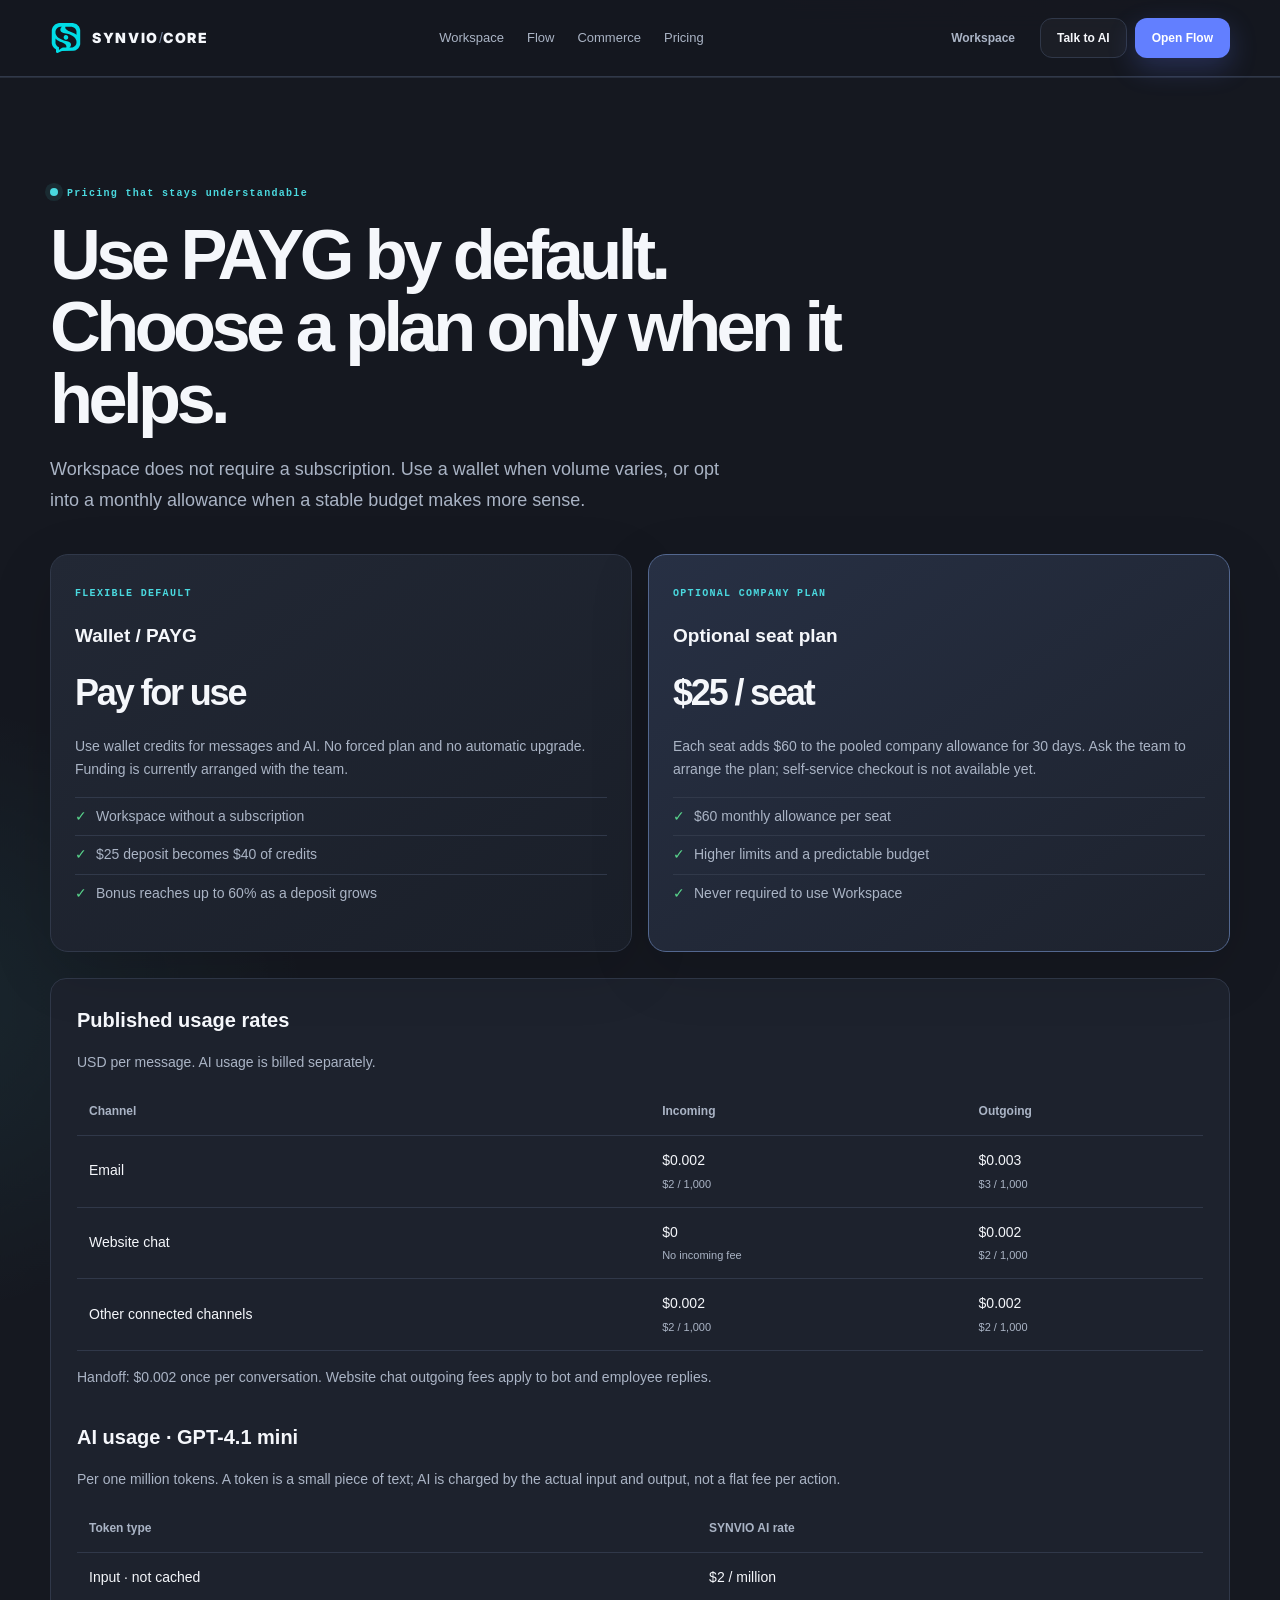
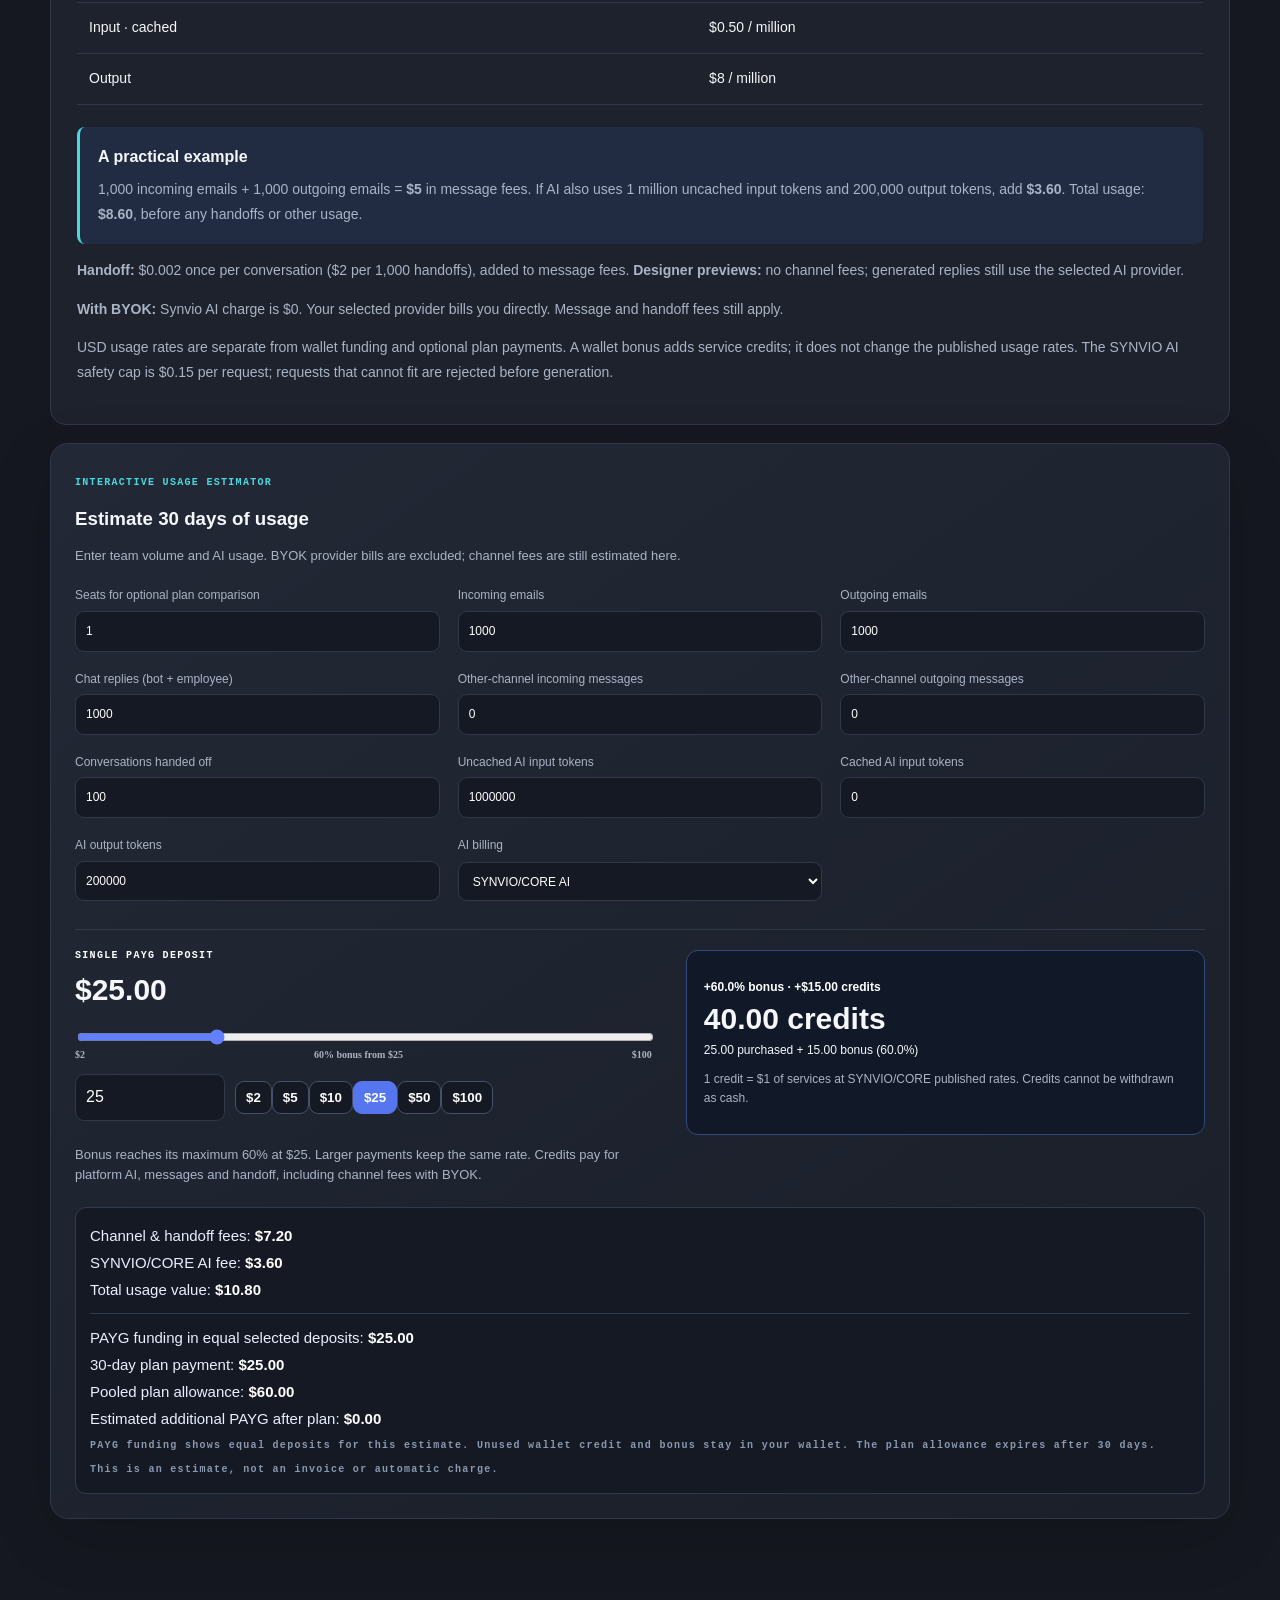
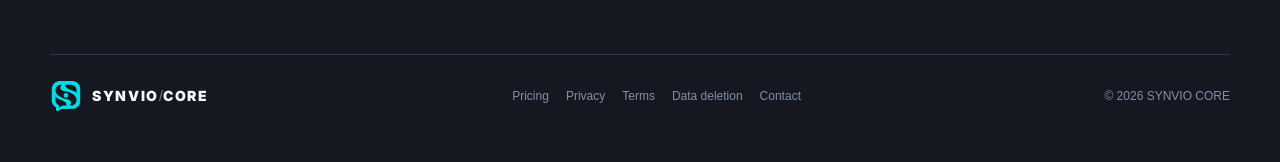
<file: pricing/index.html>
<!doctype html><html lang="en"><head><meta charset="utf-8"><meta name="viewport" content="width=device-width,initial-scale=1"><title>Pricing — PAYG, AI Rates &amp; Usage Calculator | Synvio</title><link rel="stylesheet" href="/corporate.css"><link rel="stylesheet" href="/calculator.css"><link rel="stylesheet" href="/assets/synvio-brand.css?v=20.1"><meta name="description" content="See Synvio message and AI token rates, BYOK costs and optional seat plans. Estimate usage with the calculator. Wallet funding is arranged with the team."><link rel="canonical" href="https://synviocore.xyz/pricing/"><meta name="robots" content="index,follow,max-image-preview:large"><meta property="og:type" content="website"><meta property="og:site_name" content="Synvio"><meta property="og:title" content="Pricing — PAYG, AI Rates &amp; Usage Calculator | Synvio"><meta property="og:description" content="See Synvio message and AI token rates, BYOK costs and optional seat plans. Estimate usage with the calculator. Wallet funding is arranged with the team."><meta property="og:url" content="https://synviocore.xyz/pricing/"><meta property="og:image" content="https://synviocore.xyz/assets/synvio-social.png"><meta property="og:image:width" content="1200"><meta property="og:image:height" content="630"><meta property="og:image:alt" content="Synvio: AI support with people in control"><meta name="twitter:card" content="summary_large_image"><meta name="twitter:title" content="Pricing — PAYG, AI Rates &amp; Usage Calculator | Synvio"><meta name="twitter:description" content="See Synvio message and AI token rates, BYOK costs and optional seat plans. Estimate usage with the calculator. Wallet funding is arranged with the team."><meta name="twitter:image" content="https://synviocore.xyz/assets/synvio-social.png"><link rel="icon" type="image/svg+xml" href="/favicon.svg?v=20"><link rel="stylesheet" href="/marketing-v20.css?v=20.1"></head><body><header><div class="shell nav"><a class="synvio-brand" href="/" aria-label="Synvio home"><img class="synvio-logo-mark" src="/assets/synvio-logo.svg" width="32" height="32" alt=""><span class="synvio-wordmark">SYNVIO<span class="synvio-slash">/</span>CORE</span></a><nav aria-label="Main navigation"><a href="/workspace/">Workspace</a><a href="/flow/">Flow</a><a href="/commerce/">Commerce</a><a href="/pricing/">Pricing</a></nav><div class="actions"><a class="quiet" href="https://app.synviocore.xyz/login.html">Workspace</a><a class="secondary" href="/#talk-to-ai">Talk to AI</a><a class="primary" href="https://flow.synviocore.xyz/">Open Flow</a></div></div></header><main><section id="pricing"><div class="shell"><p class="eyebrow">Pricing that stays understandable</p><h1>Use PAYG by default.<br>Choose a plan only when it helps.</h1><p class="lead">Workspace does not require a subscription. Use a wallet when volume varies, or opt into a monthly allowance when a stable budget makes more sense.</p><div class="grid two pricing"><article class="card"><small>FLEXIBLE DEFAULT</small><h3>Wallet / PAYG</h3><strong class="price">Pay for use</strong><p>Use wallet credits for messages and AI. No forced plan and no automatic upgrade. Funding is currently arranged with the team.</p><ul><li>Workspace without a subscription</li><li>$25 deposit becomes $40 of credits</li><li>Bonus reaches up to 60% as a deposit grows</li></ul></article><article class="card accent"><small>OPTIONAL COMPANY PLAN</small><h3>Optional seat plan</h3><strong class="price">$25 / seat</strong><p>Each seat adds $60 to the pooled company allowance for 30 days. Ask the team to arrange the plan; self-service checkout is not available yet.</p><ul><li>$60 monthly allowance per seat</li><li>Higher limits and a predictable budget</li><li>Never required to use Workspace</li></ul></article></div><div class="rate-table"><h3>Published usage rates</h3><p>USD per message. AI usage is billed separately.</p><div class="table-scroll"><table><thead><tr><th scope="col">Channel</th><th scope="col">Incoming</th><th scope="col">Outgoing</th></tr></thead><tbody><tr><th scope="row">Email</th><td>$0.002<small>$2 / 1,000</small></td><td>$0.003<small>$3 / 1,000</small></td></tr><tr><th scope="row">Website chat</th><td>$0<small>No incoming fee</small></td><td>$0.002<small>$2 / 1,000</small></td></tr><tr><th scope="row">Other connected channels</th><td>$0.002<small>$2 / 1,000</small></td><td>$0.002<small>$2 / 1,000</small></td></tr></tbody></table></div><p>Handoff: $0.002 once per conversation. Website chat outgoing fees apply to bot and employee replies.</p><h3 class="rate-subtitle">AI usage · GPT-4.1 mini</h3><p>Per one million tokens. A token is a small piece of text; AI is charged by the actual input and output, not a flat fee per action.</p><div class="table-scroll"><table><thead><tr><th scope="col">Token type</th><th scope="col">SYNVIO AI rate</th></tr></thead><tbody><tr><th scope="row">Input · not cached</th><td>$2 / million</td></tr><tr><th scope="row">Input · cached</th><td>$0.50 / million</td></tr><tr><th scope="row">Output</th><td>$8 / million</td></tr></tbody></table></div><div class="cost-example"><strong>A practical example</strong><p>1,000 incoming emails + 1,000 outgoing emails = <b>$5</b> in message fees. If AI also uses 1 million uncached input tokens and 200,000 output tokens, add <b>$3.60</b>. Total usage: <b>$8.60</b>, before any handoffs or other usage.</p></div><p><strong>Handoff:</strong> $0.002 once per conversation ($2 per 1,000 handoffs), added to message fees. <strong>Designer previews:</strong> no channel fees; generated replies still use the selected AI provider.</p><p><strong>With BYOK:</strong> Synvio AI charge is $0. Your selected provider bills you directly. Message and handoff fees still apply.</p><p>USD usage rates are separate from wallet funding and optional plan payments. A wallet bonus adds service credits; it does not change the published usage rates. The SYNVIO AI safety cap is $0.15 per request; requests that cannot fit are rejected before generation.</p></div><div class="card calculator"><small>INTERACTIVE USAGE ESTIMATOR</small><h3>Estimate 30 days of usage</h3><p>Enter team volume and AI usage. BYOK provider bills are excluded; channel fees are still estimated here.</p><form id="usage-calculator" class="calculator-form"><label>Seats for optional plan comparison<input id="calc-seats" type="number" value="1" min="1" step="1"></label><label>Incoming emails<input id="calc-incoming" type="number" value="1000" min="0"></label><label>Outgoing emails<input id="calc-outgoing" type="number" value="1000" min="0"></label><label>Chat replies (bot + employee)<input id="calc-replies" type="number" value="1000" min="0"></label><label>Other-channel incoming messages<input id="calc-other-in" type="number" value="0" min="0"></label><label>Other-channel outgoing messages<input id="calc-other-out" type="number" value="0" min="0"></label><label>Conversations handed off<input id="calc-handoffs" type="number" value="100" min="0"></label><label>Uncached AI input tokens<input id="calc-input" type="number" value="1000000" min="0"></label><label>Cached AI input tokens<input id="calc-cached" type="number" value="0" min="0"></label><label>AI output tokens<input id="calc-output" type="number" value="200000" min="0"></label><label>AI billing<select id="calc-billing"><option value="core">SYNVIO/CORE AI</option><option value="byok">Bring your own key (BYOK)</option></select></label></form><div class="deposit"><small>SINGLE PAYG DEPOSIT</small><strong id="deposit-label">$25.00</strong><input id="calc-deposit" type="range" value="25" min="2" max="100" step="1"><div class="range-labels"><span>$2</span><span>60% bonus from $25</span><span>$100</span></div><div class="deposit-controls"><input id="calc-deposit-number" type="number" value="25" min="2" max="100"><div id="deposit-presets"><button type="button" data-deposit="2">$2</button><button type="button" data-deposit="5">$5</button><button type="button" data-deposit="10">$10</button><button type="button" data-deposit="25" class="selected">$25</button><button type="button" data-deposit="50">$50</button><button type="button" data-deposit="100">$100</button></div></div><article class="credit-card"><b id="bonus-line">+60.0% bonus · +$15.00 credits</b><strong id="credits-line">40.00 credits</strong><span id="credits-detail">25.00 purchased + 15.00 bonus (60.0%)</span><p>1 credit = $1 of services at SYNVIO/CORE published rates. Credits cannot be withdrawn as cash.</p></article><p class="deposit-note">Bonus reaches its maximum 60% at $25. Larger payments keep the same rate. Credits pay for platform AI, messages and handoff, including channel fees with BYOK.</p></div><div id="usage-result" aria-live="polite"></div></div></div></section></main><footer><div class="shell foot"><a class="synvio-brand" href="/" aria-label="Synvio home"><img class="synvio-logo-mark" src="/assets/synvio-logo.svg" width="32" height="32" alt=""><span class="synvio-wordmark">SYNVIO<span class="synvio-slash">/</span>CORE</span></a><div><a href="/pricing/">Pricing</a><a href="./privacy/">Privacy</a><a href="./terms/">Terms</a><a href="./data-deletion/">Data deletion</a><a href="mailto:support@synviocore.xyz">Contact</a></div><span>© 2026 SYNVIO CORE</span></div></footer><script src="/site.js?v=20" defer></script></body></html>
</file>
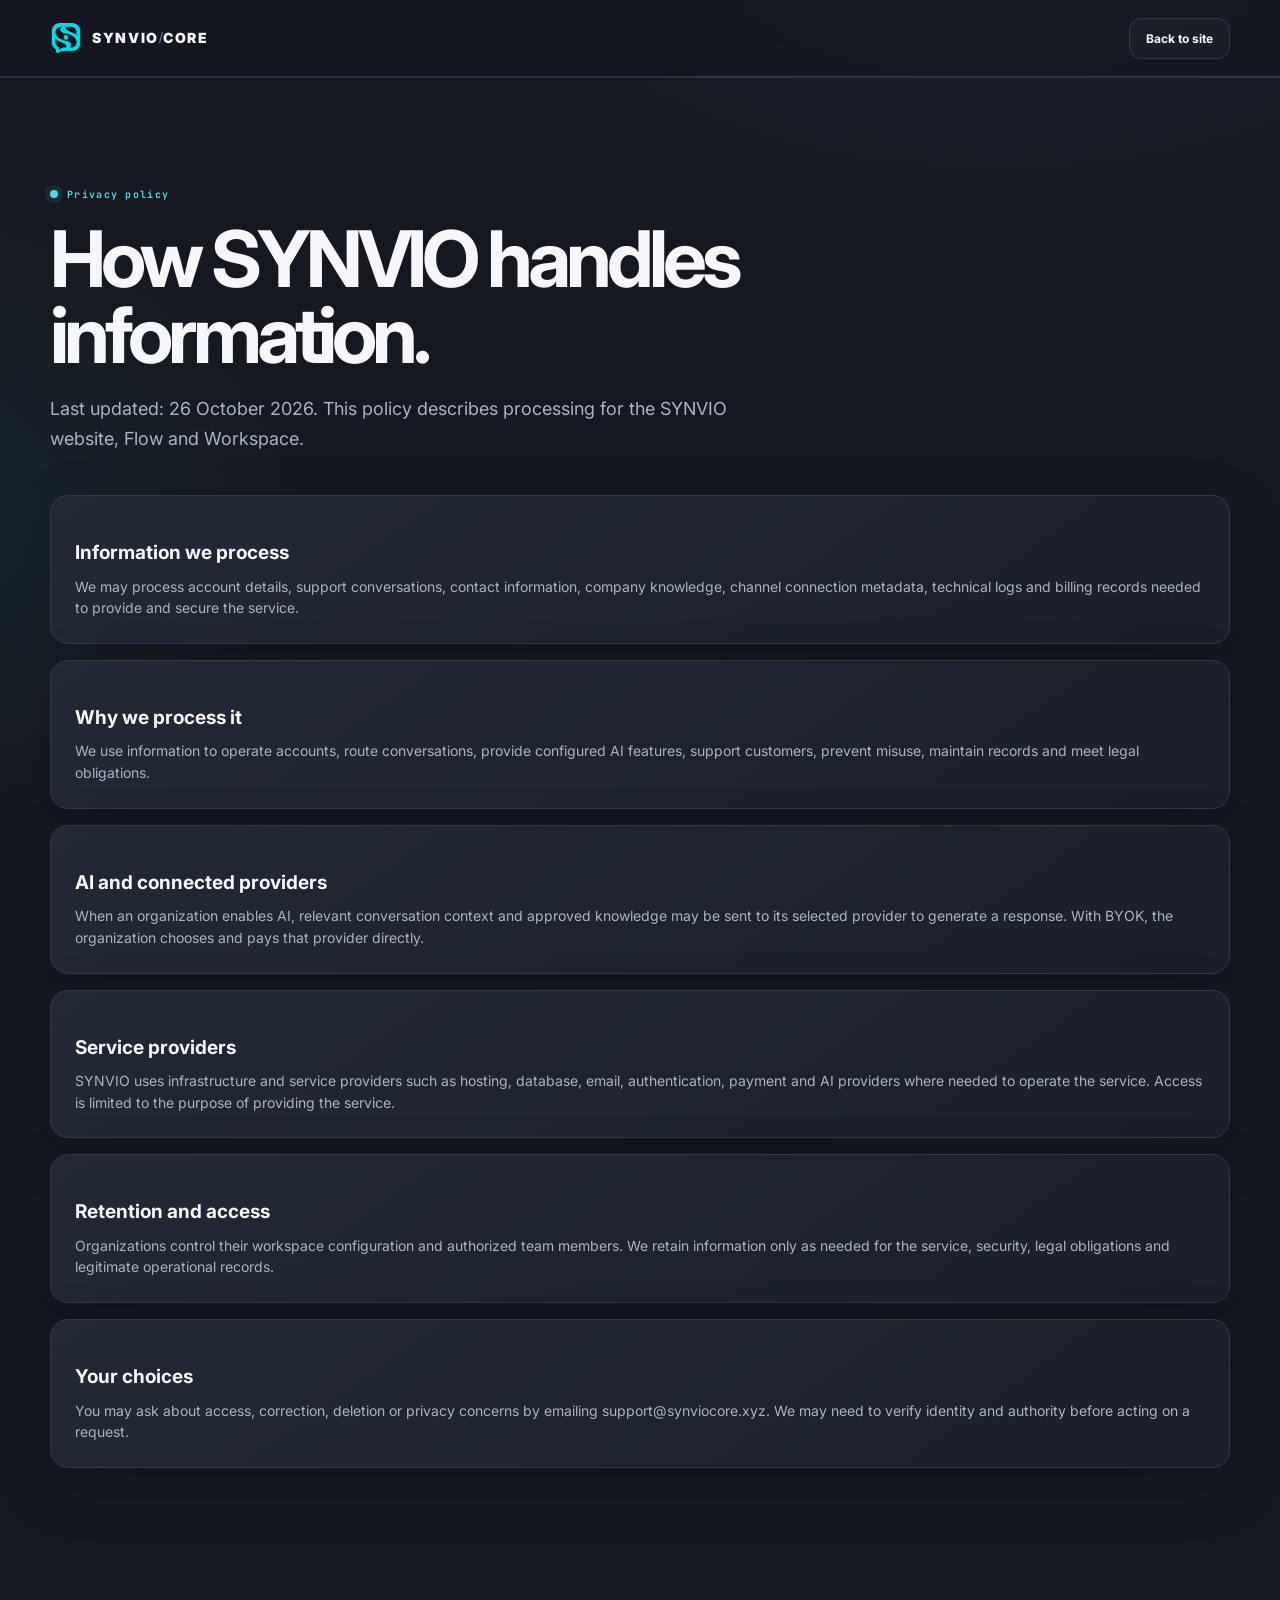
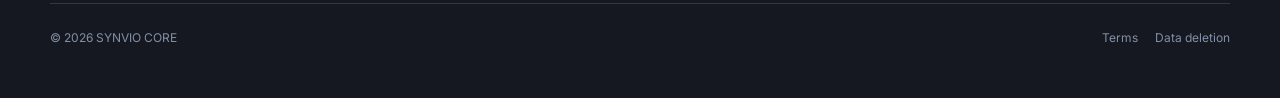
<file: privacy/index.html>
<!doctype html><html lang="en"><head><meta charset="utf-8"><meta name="viewport" content="width=device-width,initial-scale=1"><title>Privacy Policy | Synvio</title><link rel="preconnect" href="https://fonts.googleapis.com"><link rel="preconnect" href="https://fonts.gstatic.com" crossorigin><link href="https://fonts.googleapis.com/css2?family=Inter:wght@400;500;600;700;800;900&family=JetBrains+Mono:wght@500;600;700&display=swap" rel="stylesheet"><link rel="stylesheet" href="../corporate.css"><link rel="stylesheet" href="/assets/synvio-brand.css?v=20.1"><meta name="description" content="How Synvio processes account details, conversations and knowledge, uses configured AI providers, and handles privacy requests."><link rel="canonical" href="https://synviocore.xyz/privacy/"><meta name="robots" content="index,follow,max-image-preview:large"><meta property="og:type" content="website"><meta property="og:site_name" content="Synvio"><meta property="og:title" content="Privacy Policy | Synvio"><meta property="og:description" content="How Synvio processes account details, conversations and knowledge, uses configured AI providers, and handles privacy requests."><meta property="og:url" content="https://synviocore.xyz/privacy/"><meta property="og:image" content="https://synviocore.xyz/assets/synvio-social.png"><meta property="og:image:width" content="1200"><meta property="og:image:height" content="630"><meta property="og:image:alt" content="Synvio: AI support with people in control"><meta name="twitter:card" content="summary_large_image"><meta name="twitter:title" content="Privacy Policy | Synvio"><meta name="twitter:description" content="How Synvio processes account details, conversations and knowledge, uses configured AI providers, and handles privacy requests."><meta name="twitter:image" content="https://synviocore.xyz/assets/synvio-social.png"><link rel="icon" type="image/svg+xml" href="/favicon.svg?v=20"><link rel="stylesheet" href="/marketing-v20.css?v=20.1"></head><body><header><div class="shell nav"><a class="synvio-brand" href="/" aria-label="Synvio home"><img class="synvio-logo-mark" src="/assets/synvio-logo.svg" width="32" height="32" alt=""><span class="synvio-wordmark">SYNVIO<span class="synvio-slash">/</span>CORE</span></a><div class="actions"><a class="secondary" href="../">Back to site</a></div></div></header><main><section><div class="shell"><p class="eyebrow">Privacy policy</p><h1>How SYNVIO handles information.</h1><p class="lead">Last updated: 26 October 2026. This policy describes processing for the SYNVIO website, Flow and Workspace.</p><div class="grid"><article class="card"><h3>Information we process</h3><p>We may process account details, support conversations, contact information, company knowledge, channel connection metadata, technical logs and billing records needed to provide and secure the service.</p></article><article class="card"><h3>Why we process it</h3><p>We use information to operate accounts, route conversations, provide configured AI features, support customers, prevent misuse, maintain records and meet legal obligations.</p></article><article class="card"><h3>AI and connected providers</h3><p>When an organization enables AI, relevant conversation context and approved knowledge may be sent to its selected provider to generate a response. With BYOK, the organization chooses and pays that provider directly.</p></article><article class="card"><h3>Service providers</h3><p>SYNVIO uses infrastructure and service providers such as hosting, database, email, authentication, payment and AI providers where needed to operate the service. Access is limited to the purpose of providing the service.</p></article><article class="card"><h3>Retention and access</h3><p>Organizations control their workspace configuration and authorized team members. We retain information only as needed for the service, security, legal obligations and legitimate operational records.</p></article><article class="card"><h3>Your choices</h3><p>You may ask about access, correction, deletion or privacy concerns by emailing <a href="mailto:support@synviocore.xyz">support@synviocore.xyz</a>. We may need to verify identity and authority before acting on a request.</p></article></div></div></section></main><footer><div class="shell foot"><span>© 2026 SYNVIO CORE</span><div><a href="../terms/">Terms</a><a href="../data-deletion/">Data deletion</a></div></div></footer></body></html>
</file>
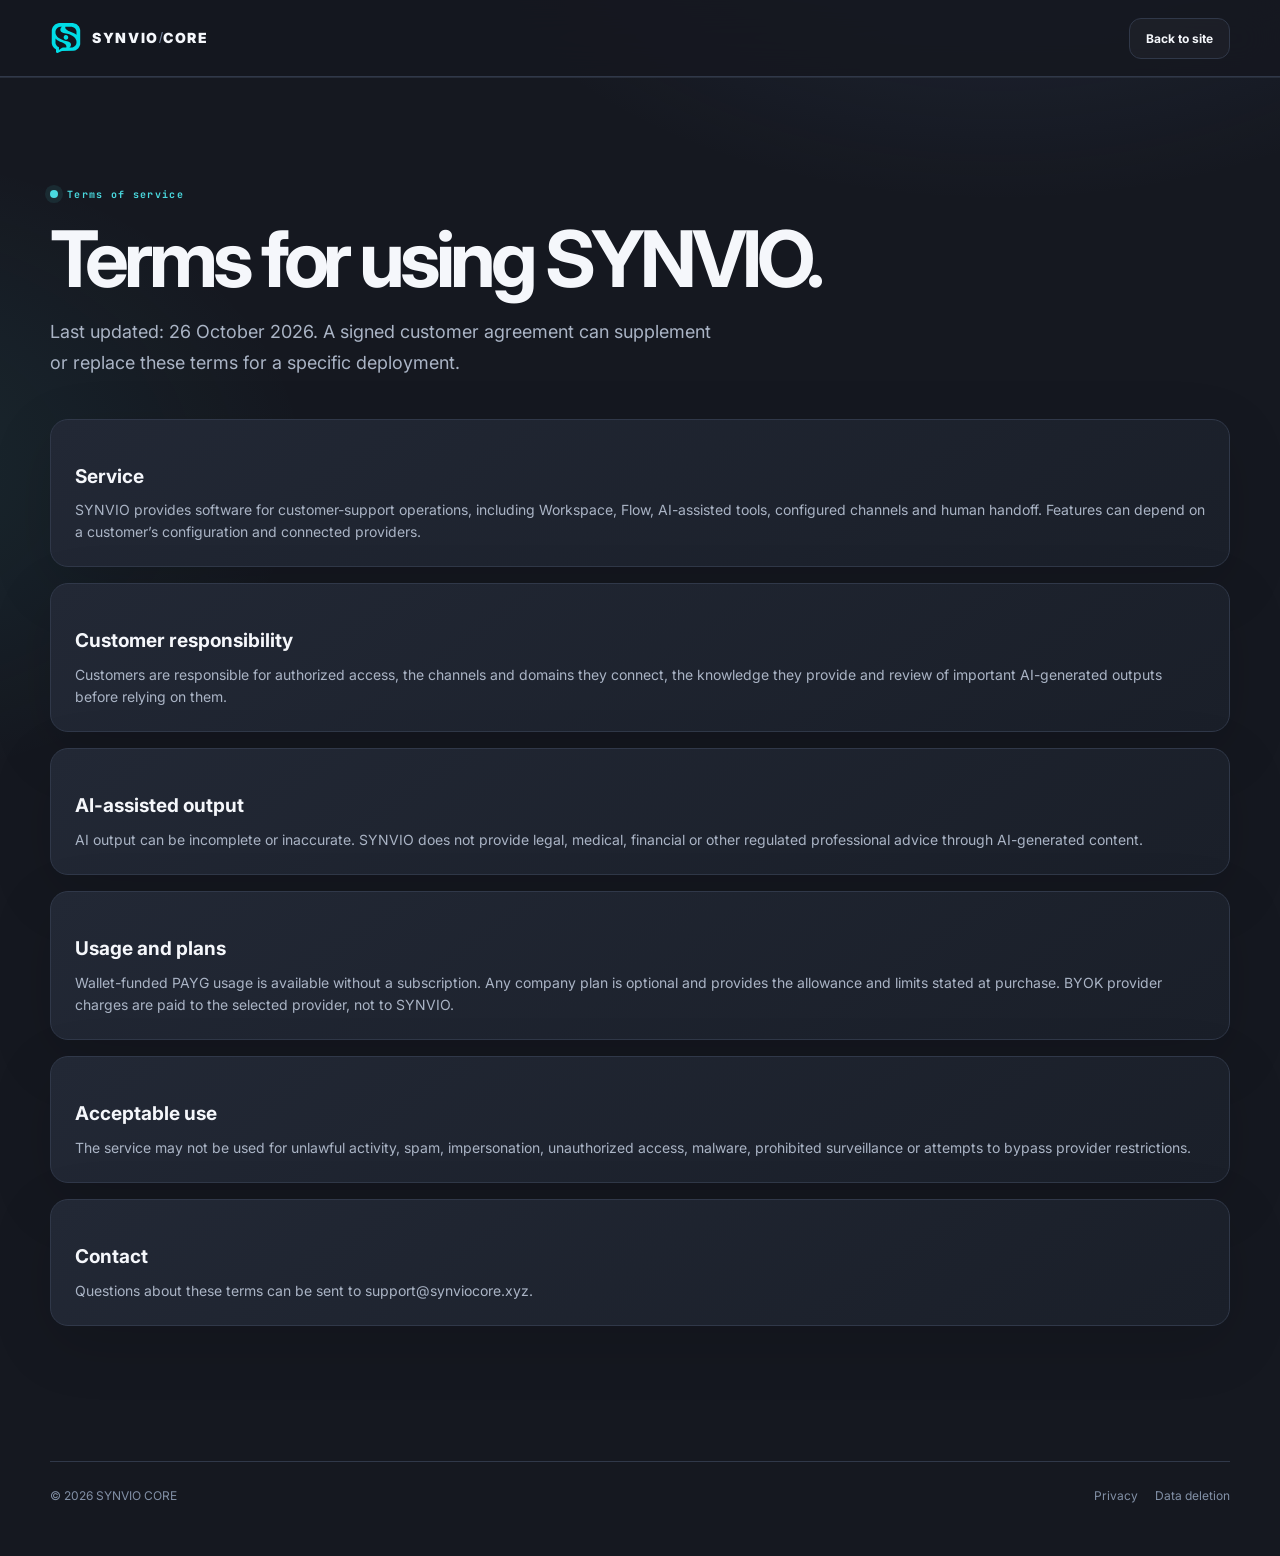
<file: terms/index.html>
<!doctype html><html lang="en"><head><meta charset="utf-8"><meta name="viewport" content="width=device-width,initial-scale=1"><title>Terms of Service | Synvio</title><link rel="preconnect" href="https://fonts.googleapis.com"><link rel="preconnect" href="https://fonts.gstatic.com" crossorigin><link href="https://fonts.googleapis.com/css2?family=Inter:wght@400;500;600;700;800;900&family=JetBrains+Mono:wght@500;600;700&display=swap" rel="stylesheet"><link rel="stylesheet" href="../corporate.css"><link rel="stylesheet" href="/assets/synvio-brand.css?v=20.1"><meta name="description" content="Terms for using Synvio Workspace, Flow and configured support channels, including customer responsibilities, AI output and usage plans."><link rel="canonical" href="https://synviocore.xyz/terms/"><meta name="robots" content="index,follow,max-image-preview:large"><meta property="og:type" content="website"><meta property="og:site_name" content="Synvio"><meta property="og:title" content="Terms of Service | Synvio"><meta property="og:description" content="Terms for using Synvio Workspace, Flow and configured support channels, including customer responsibilities, AI output and usage plans."><meta property="og:url" content="https://synviocore.xyz/terms/"><meta property="og:image" content="https://synviocore.xyz/assets/synvio-social.png"><meta property="og:image:width" content="1200"><meta property="og:image:height" content="630"><meta property="og:image:alt" content="Synvio: AI support with people in control"><meta name="twitter:card" content="summary_large_image"><meta name="twitter:title" content="Terms of Service | Synvio"><meta name="twitter:description" content="Terms for using Synvio Workspace, Flow and configured support channels, including customer responsibilities, AI output and usage plans."><meta name="twitter:image" content="https://synviocore.xyz/assets/synvio-social.png"><link rel="icon" type="image/svg+xml" href="/favicon.svg?v=20"><link rel="stylesheet" href="/marketing-v20.css?v=20.1"></head><body><header><div class="shell nav"><a class="synvio-brand" href="/" aria-label="Synvio home"><img class="synvio-logo-mark" src="/assets/synvio-logo.svg" width="32" height="32" alt=""><span class="synvio-wordmark">SYNVIO<span class="synvio-slash">/</span>CORE</span></a><div class="actions"><a class="secondary" href="../">Back to site</a></div></div></header><main><section><div class="shell"><p class="eyebrow">Terms of service</p><h1>Terms for using SYNVIO.</h1><p class="lead">Last updated: 26 October 2026. A signed customer agreement can supplement or replace these terms for a specific deployment.</p><div class="grid"><article class="card"><h3>Service</h3><p>SYNVIO provides software for customer-support operations, including Workspace, Flow, AI-assisted tools, configured channels and human handoff. Features can depend on a customer’s configuration and connected providers.</p></article><article class="card"><h3>Customer responsibility</h3><p>Customers are responsible for authorized access, the channels and domains they connect, the knowledge they provide and review of important AI-generated outputs before relying on them.</p></article><article class="card"><h3>AI-assisted output</h3><p>AI output can be incomplete or inaccurate. SYNVIO does not provide legal, medical, financial or other regulated professional advice through AI-generated content.</p></article><article class="card"><h3>Usage and plans</h3><p>Wallet-funded PAYG usage is available without a subscription. Any company plan is optional and provides the allowance and limits stated at purchase. BYOK provider charges are paid to the selected provider, not to SYNVIO.</p></article><article class="card"><h3>Acceptable use</h3><p>The service may not be used for unlawful activity, spam, impersonation, unauthorized access, malware, prohibited surveillance or attempts to bypass provider restrictions.</p></article><article class="card"><h3>Contact</h3><p>Questions about these terms can be sent to <a href="mailto:support@synviocore.xyz">support@synviocore.xyz</a>.</p></article></div></div></section></main><footer><div class="shell foot"><span>© 2026 SYNVIO CORE</span><div><a href="../privacy/">Privacy</a><a href="../data-deletion/">Data deletion</a></div></div></footer></body></html>
</file>
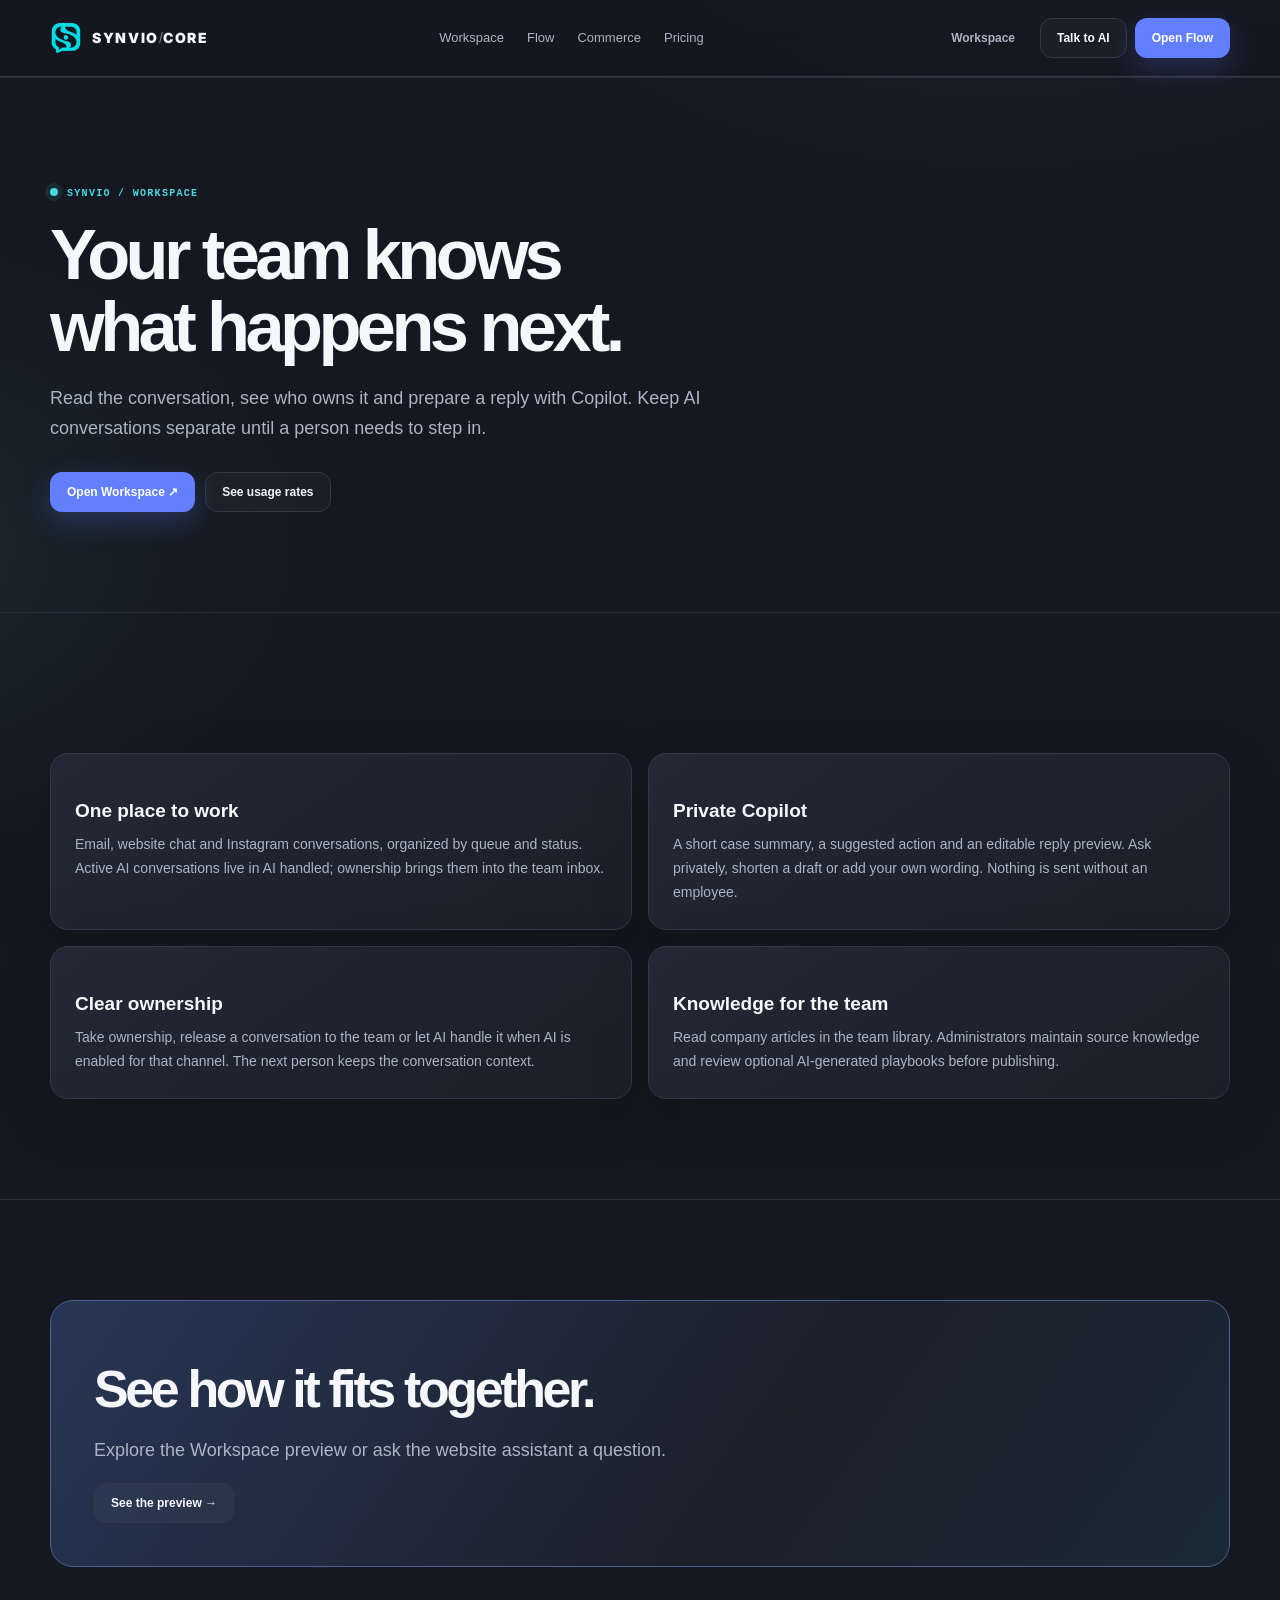
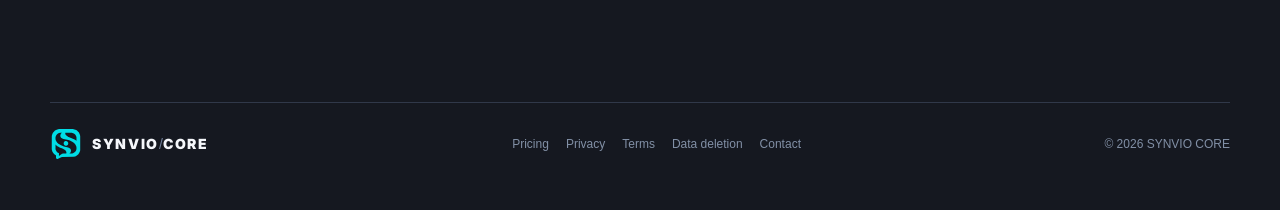
<file: workspace/index.html>
<!doctype html><html lang="en"><head><meta charset="utf-8"><meta name="viewport" content="width=device-width,initial-scale=1"><title>Workspace — Team Inbox &amp; AI Copilot | Synvio</title><link rel="stylesheet" href="/corporate.css"><link rel="stylesheet" href="/assets/synvio-brand.css?v=20.1"><meta name="description" content="Handle email, website chat and Instagram conversations in Synvio Workspace. Review private Copilot drafts, assign tickets and take over from AI."><link rel="canonical" href="https://synviocore.xyz/workspace/"><meta name="robots" content="index,follow,max-image-preview:large"><meta property="og:type" content="website"><meta property="og:site_name" content="Synvio"><meta property="og:title" content="Workspace — Team Inbox &amp; AI Copilot | Synvio"><meta property="og:description" content="Handle email, website chat and Instagram conversations in Synvio Workspace. Review private Copilot drafts, assign tickets and take over from AI."><meta property="og:url" content="https://synviocore.xyz/workspace/"><meta property="og:image" content="https://synviocore.xyz/assets/synvio-social.png"><meta property="og:image:width" content="1200"><meta property="og:image:height" content="630"><meta property="og:image:alt" content="Synvio: AI support with people in control"><meta name="twitter:card" content="summary_large_image"><meta name="twitter:title" content="Workspace — Team Inbox &amp; AI Copilot | Synvio"><meta name="twitter:description" content="Handle email, website chat and Instagram conversations in Synvio Workspace. Review private Copilot drafts, assign tickets and take over from AI."><meta name="twitter:image" content="https://synviocore.xyz/assets/synvio-social.png"><link rel="icon" type="image/svg+xml" href="/favicon.svg?v=20"><link rel="stylesheet" href="/marketing-v20.css?v=20.1"></head><body><header><div class="shell nav"><a class="synvio-brand" href="/" aria-label="Synvio home"><img class="synvio-logo-mark" src="/assets/synvio-logo.svg" width="32" height="32" alt=""><span class="synvio-wordmark">SYNVIO<span class="synvio-slash">/</span>CORE</span></a><nav aria-label="Main navigation"><a href="/workspace/">Workspace</a><a href="/flow/">Flow</a><a href="/commerce/">Commerce</a><a href="/pricing/">Pricing</a></nav><div class="actions"><a class="quiet" href="https://app.synviocore.xyz/login.html">Workspace</a><a class="secondary" href="/#talk-to-ai">Talk to AI</a><a class="primary" href="https://flow.synviocore.xyz/">Open Flow</a></div></div></header><main><section class="product-hero"><div class="shell"><p class="eyebrow">SYNVIO / WORKSPACE</p><h1>Your team knows<br>what happens next.</h1><p class="lead">Read the conversation, see who owns it and prepare a reply with Copilot. Keep AI conversations separate until a person needs to step in.</p><div class="buttons"><a class="primary" href="https://app.synviocore.xyz/login.html">Open Workspace ↗</a><a class="secondary" href="/pricing/">See usage rates</a></div></div></section><section><div class="shell grid two"><article class="card"><h3>One place to work</h3><p>Email, website chat and Instagram conversations, organized by queue and status. Active AI conversations live in AI handled; ownership brings them into the team inbox.</p></article><article class="card"><h3>Private Copilot</h3><p>A short case summary, a suggested action and an editable reply preview. Ask privately, shorten a draft or add your own wording. Nothing is sent without an employee.</p></article><article class="card"><h3>Clear ownership</h3><p>Take ownership, release a conversation to the team or let AI handle it when AI is enabled for that channel. The next person keeps the conversation context.</p></article><article class="card"><h3>Knowledge for the team</h3><p>Read company articles in the team library. Administrators maintain source knowledge and review optional AI-generated playbooks before publishing.</p></article></div></section><section><div class="shell cta"><h2>See how it fits together.</h2><p class="lead">Explore the Workspace preview or ask the website assistant a question.</p><a class="secondary" href="/#workspace-demo">See the preview →</a></div></section></main><footer><div class="shell foot"><a class="synvio-brand" href="/" aria-label="Synvio home"><img class="synvio-logo-mark" src="/assets/synvio-logo.svg" width="32" height="32" alt=""><span class="synvio-wordmark">SYNVIO<span class="synvio-slash">/</span>CORE</span></a><div><a href="/pricing/">Pricing</a><a href="./privacy/">Privacy</a><a href="./terms/">Terms</a><a href="./data-deletion/">Data deletion</a><a href="mailto:support@synviocore.xyz">Contact</a></div><span>© 2026 SYNVIO CORE</span></div></footer></body></html>
</file>
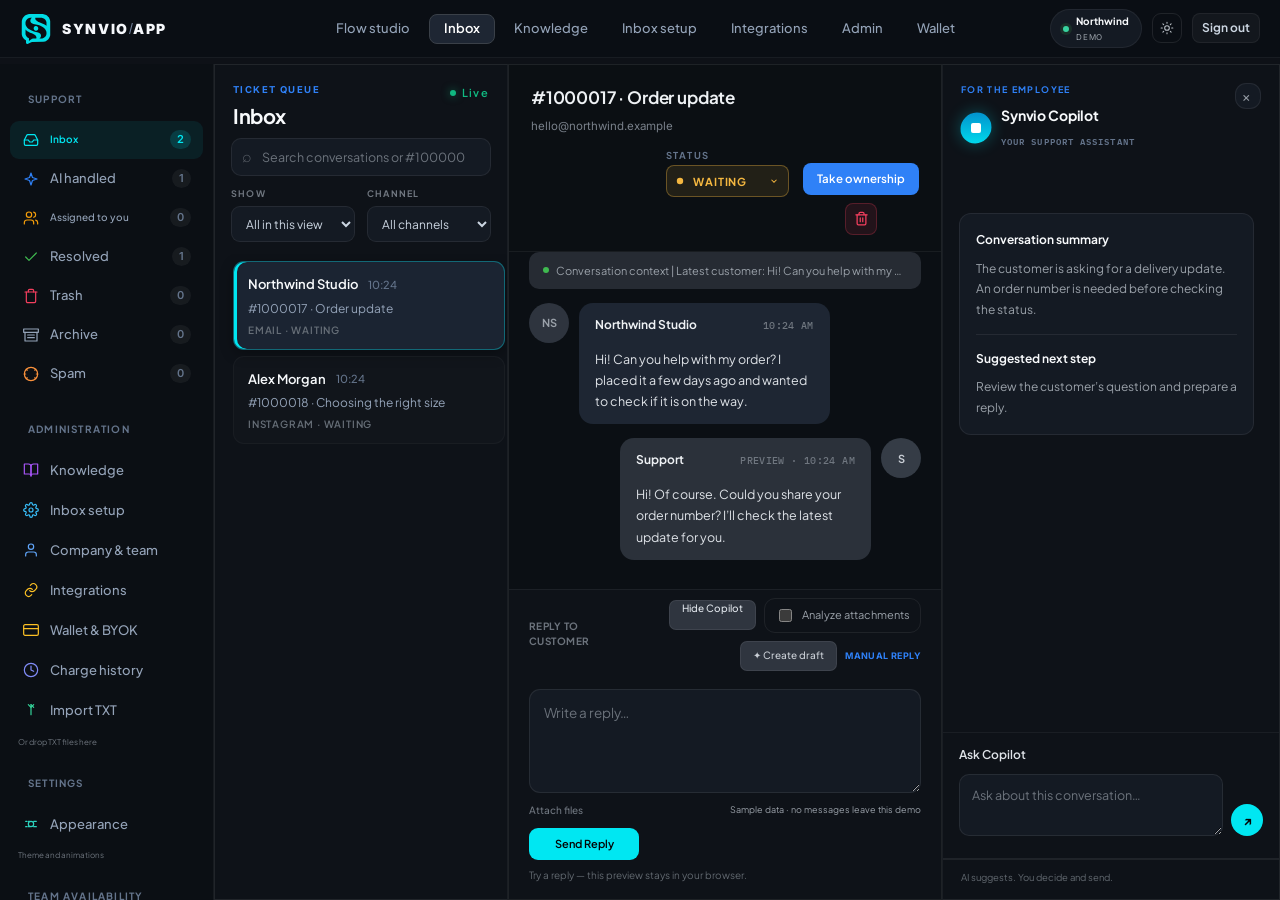
<file: workspace-demo.html>
<!doctype html>
<html lang="en" data-theme="dark">
<head>
  <meta charset="utf-8">
  <meta name="viewport" content="width=device-width,initial-scale=1">
  <title>SYNVIO/APP — Interactive Workspace demo</title>
  <link rel="preconnect" href="https://fonts.googleapis.com">
  <link rel="preconnect" href="https://fonts.gstatic.com" crossorigin>
  <link href="https://fonts.googleapis.com/css2?family=Plus+Jakarta+Sans:wght@400;500;600;700;800&family=Inter:wght@400;500;600;700;800&family=IBM+Plex+Mono:wght@400;500;600&display=swap" rel="stylesheet">
  <link rel="stylesheet" href="/assets/demo/app.css?v=9">
  <style>
    #synvio-auth-veil{position:fixed;inset:0;z-index:9999;background:#050505;display:grid;place-items:center;color:#747a81;font:600 11px/1.5 "Inter",sans-serif}
    #synvio-auth-veil.auth-ready{display:none}
  </style>
<link rel="stylesheet" href="/assets/demo/inbox.css?v=9">

<link rel="stylesheet" href="/assets/demo/appearance.css?v=9">
<link rel="icon" type="image/svg+xml" href="favicon.svg?v=8.2"><link rel="stylesheet" href="/assets/demo/copilot.css?v=9"><link rel="stylesheet" href="/assets/demo/workflow.css?v=9"><link rel="stylesheet" href="/assets/demo/motion.css?v=9"><style>body:not(.wallet-cleared) .page-shell{visibility:hidden}.wallet-gate-error{position:fixed;inset:0;display:grid;place-items:center;padding:30px;background:#0e1112;color:#fff;z-index:9999;text-align:center}</style><style>html,body{opacity:1!important;transform:none!important}</style><link rel="stylesheet" href="/assets/demo/flow-support-v27.css?v=9"><link rel="stylesheet" href="/assets/demo/workspace-theme.css?v=9"><link rel="stylesheet" href="/assets/demo/workspace-inbox.css?v=9"><link rel="stylesheet" href="/assets/demo/workspace-light.css?v=9"><link rel="stylesheet" href="/assets/synvio-brand.css?v=20.1"><link rel="stylesheet" href="/assets/demo/workspace-rework-v1.css?v=9"><link rel="stylesheet" href="/workspace-demo-v9.css?v=10"><meta name="robots" content="noindex,follow"></head>
<body class="workspace-inbox wallet-cleared">
  <div id="synvio-auth-veil">Opening secure workspace…</div>
  <div class="app-shell">
    <header class="topbar">
      <a class="synvio-brand" aria-label="SYNVIO/APP" role="link" aria-disabled="true" tabindex="-1"><img class="synvio-logo-mark" src="/assets/synvio-logo.svg" width="27" height="27" alt=""><span class="synvio-wordmark">SYNVIO<span class="synvio-slash">/</span>APP</span></a>

      <nav class="top-nav"><a class="nav-button" role="link" aria-disabled="true" tabindex="-1">Flow studio</a>
        <a class="nav-button active" role="link" aria-disabled="true" tabindex="-1">Inbox</a>
        <a class="nav-button admin-only" role="link" aria-disabled="true" tabindex="-1">Knowledge</a>
        <a class="nav-button admin-only" role="link" aria-disabled="true" tabindex="-1">Inbox setup</a>
        <a class="nav-button admin-only" role="link" aria-disabled="true" tabindex="-1">Integrations</a>
        <a class="nav-button admin-only" role="link" aria-disabled="true" tabindex="-1">Admin</a>
        <a class="nav-button admin-only" role="link" aria-disabled="true" tabindex="-1">Wallet</a>
      </nav>

      <div class="user-cluster">
        <div class="org-chip"><span class="status-dot"></span><div><strong id="org-name">Workspace</strong><span id="org-role" class="mono">—</span></div></div>
        <button id="theme-toggle" class="theme-toggle" type="button" aria-label="Switch to light theme" title="Switch to light theme" aria-pressed="false"><svg class="theme-icon theme-icon-sun" viewBox="0 0 24 24" aria-hidden="true" focusable="false"><circle cx="12" cy="12" r="4"/><path d="M12 2v2M12 20v2M4.93 4.93l1.41 1.41M17.66 17.66l1.41 1.41M2 12h2M20 12h2M6.34 17.66l-1.41 1.41M19.07 4.93l-1.41 1.41"/></svg><svg class="theme-icon theme-icon-moon" viewBox="0 0 24 24" aria-hidden="true" focusable="false" hidden><path d="M21 12.79A9 9 0 1 1 11.21 3 7 7 0 0 0 21 12.79Z"/></svg></button>
      <button id="logout-button" class="logout-button" type="button">Sign out</button>
      </div>
    </header>

    <div class="workspace">
      <aside class="sidebar">
        <div>
          <div class="side-label">Support</div>
          <button class="side-button active" data-queue-view="inbox" type="button"><span class="side-icon si-inbox"><svg viewBox="0 0 24 24" aria-hidden="true" focusable="false"><path d="M22 12h-6l-2 3h-4l-2-3H2"/><path d="M5.45 5.11 2 12v6a2 2 0 0 0 2 2h16a2 2 0 0 0 2-2v-6l-3.45-6.89A2 2 0 0 0 16.76 4H7.24a2 2 0 0 0-1.79 1.11Z"/></svg></span><span>Inbox</span><span id="inbox-notification" class="notification-dot" hidden aria-label="New inbox messages" title="New inbox messages"></span><span id="ticket-count" class="side-count">0</span></button><button class="side-button" data-queue-view="assigned" type="button"><span class="side-icon si-assign"><svg viewBox="0 0 24 24" aria-hidden="true" focusable="false"><path d="M16 21v-2a4 4 0 0 0-4-4H6a4 4 0 0 0-4 4v2"/><circle cx="9" cy="7" r="4"/><path d="M22 21v-2a4 4 0 0 0-3-3.87"/><path d="M16 3.13a4 4 0 0 1 0 7.75"/></svg></span><span>Assigned to you</span><span id="assigned-notification" class="notification-dot" hidden aria-label="New customer messages" title="New customer messages"></span><span id="assigned-count" class="side-count">0</span></button><button class="side-button" data-queue-view="resolved" type="button"><span class="side-icon si-resolve"><svg viewBox="0 0 24 24" aria-hidden="true" focusable="false"><polyline points="20 6 9 17 4 12"/></svg></span><span>Resolved</span><span id="resolved-count" class="side-count">0</span></button><button id="trash-queue" hidden class="side-button" data-queue-view="trash" type="button"><span class="side-icon si-trash"><svg viewBox="0 0 24 24" aria-hidden="true" focusable="false"><polyline points="3 6 5 6 21 6"/><path d="M19 6v14a2 2 0 0 1-2 2H7a2 2 0 0 1-2-2V6m3 0V4a2 2 0 0 1 2-2h4a2 2 0 0 1 2 2v2"/></svg></span><span>Trash</span><span id="trash-count" class="side-count">0</span></button><button class="side-button" data-queue-view="archive" type="button"><span class="side-icon si-archive"><svg viewBox="0 0 24 24" aria-hidden="true" focusable="false"><polyline points="21 8 21 21 3 21 3 8"/><rect x="1" y="3" width="22" height="5"/><path d="M7 12h10"/><path d="M7 16h10"/></svg></span><span>Archive</span><span id="archive-count" class="side-count">0</span></button><button class="side-button" data-queue-view="spam" type="button"><span class="side-icon si-spam"><svg viewBox="0 0 24 24" aria-hidden="true" focusable="false"><circle cx="12" cy="12" r="10"/><path d="M4.93 4.93l1.41 1.41M17.66 17.66l1.41 1.41M2 12h2M20 12h2M6.34 17.66l-1.41 1.41M19.07 4.93l-1.41 1.41"/></svg></span><span>Spam</span><span id="spam-count" class="side-count">0</span></button>
        </div>

        <div class="admin-only" style="flex-direction:column">
          <div class="side-label">Administration</div>
          <a class="side-button" role="link" aria-disabled="true" tabindex="-1"><span class="side-icon si-knowledge"><svg viewBox="0 0 24 24" aria-hidden="true" focusable="false"><path d="M2 3h6a4 4 0 0 1 4 4v14a3 3 0 0 0-3-3H2z"/><path d="M22 3h-6a4 4 0 0 0-4 4v14a3 3 0 0 1 3-3h7z"/></svg></span><span>Knowledge</span><span></span></a>
          <a class="side-button" role="link" aria-disabled="true" tabindex="-1"><span class="side-icon si-setup"><svg viewBox="0 0 24 24" aria-hidden="true" focusable="false"><circle cx="12" cy="12" r="3"/><path d="M19.4 15a1.65 1.65 0 0 0 .33 1.82l.06.06a2 2 0 0 1 0 2.83 2 2 0 0 1-2.83 0l-.06-.06a1.65 1.65 0 0 0-1.82-.33 1.65 1.65 0 0 0-1 1.51V21a2 2 0 0 1-2 2 2 2 0 0 1-2-2v-.09A1.65 1.65 0 0 0 9 19.4a1.65 1.65 0 0 0-1.82.33l-.06.06a2 2 0 0 1-2.83 0 2 2 0 0 1 0-2.83l.06-.06a1.65 1.65 0 0 0 .33-1.82 1.65 1.65 0 0 0-1.51-1H3a2 2 0 0 1-2-2 2 2 0 0 1 2-2h.09A1.65 1.65 0 0 0 4.6 9a1.65 1.65 0 0 0-.33-1.82l-.06-.06a2 2 0 0 1 0-2.83 2 2 0 0 1 2.83 0l.06.06a1.65 1.65 0 0 0 1.82.33H9a1.65 1.65 0 0 0 1-1.51V3a2 2 0 0 1 2-2 2 2 0 0 1 2 2v.09a1.65 1.65 0 0 0 1 1.51 1.65 1.65 0 0 0 1.82-.33l.06-.06a2 2 0 0 1 2.83 0 2 2 0 0 1 0 2.83l-.06.06a1.65 1.65 0 0 0-.33 1.82V9a1.65 1.65 0 0 0 1.51 1H21a2 2 0 0 1 2 2 2 2 0 0 1-2 2h-.09a1.65 1.65 0 0 0-1.51 1z"/></svg></span><span>Inbox setup</span><span></span></a>
          <a class="side-button" role="link" aria-disabled="true" tabindex="-1"><span class="side-icon si-company"><svg viewBox="0 0 24 24" aria-hidden="true" focusable="false"><path d="M20 21v-2a4 4 0 0 0-4-4H8a4 4 0 0 0-4 4v2"/><circle cx="12" cy="7" r="4"/></svg></span><span>Company & team</span><span></span></a>
          <a class="side-button" role="link" aria-disabled="true" tabindex="-1"><span class="side-icon si-wallet"><svg viewBox="0 0 24 24" aria-hidden="true" focusable="false"><path d="M10 13a5 5 0 0 0 7.1.1l2-2a5 5 0 0 0-7.1-7.1l-1.1 1.1"/><path d="M14 11a5 5 0 0 0-7.1-.1l-2 2A5 5 0 0 0 12 20l1.1-1.1"/></svg></span><span>Integrations</span><span></span></a>
          <a class="side-button" role="link" aria-disabled="true" tabindex="-1"><span class="side-icon si-wallet"><svg viewBox="0 0 24 24" aria-hidden="true" focusable="false"><rect x="1" y="4" width="22" height="16" rx="2" ry="2"/><line x1="1" y1="10" x2="23" y2="10"/></svg></span><span>Wallet & BYOK</span><span></span></a>
          <a class="side-button" role="link" aria-disabled="true" tabindex="-1"><span class="side-icon si-history"><svg viewBox="0 0 24 24" aria-hidden="true" focusable="false"><circle cx="12" cy="12" r="10"/><polyline points="12 6 12 12 16 14"/></svg></span><span>Charge history</span><span></span></a>
          <button class="side-button" type="button" data-open-knowledge-upload data-knowledge-drop aria-haspopup="dialog"><span class="side-icon si-import"><svg viewBox="0 0 24 24" aria-hidden="true" focusable="false"><polyline points="16 4 12 8 8 4"/><line x1="12" y1="19" x2="12" y2="4"/><line x1="12" y1="4" x2="16" y2="8"/></svg></span><span>Import TXT</span><span></span></button>
          <p class="settings-hint">Or drop TXT files here</p>
        </div>

        <div class="workspace-settings"><div class="side-label">Settings</div><button class="side-button" type="button" data-open-appearance aria-haspopup="dialog"><span class="side-icon si-appearance"><svg viewBox="0 0 24 24" aria-hidden="true" focusable="false"><circle cx="12" cy="12" r="4"/><path d="M16 8h2M20 8h-2M8 8h2M4 8h2M16 16h2M20 16h-2M8 16h2M4 16h2"/></svg></span><span>Appearance</span><span></span></button><p class="settings-hint">Theme and animations</p></div>
        <div class="access-card">
          <span class="mono">ACCESS</span><br>
          <span id="access-summary">Customer conversations</span>
        </div>
      </aside>

      <main class="main">
        <div id="setup-banner" class="setup-view hidden">
          <div class="setup-kicker">Workspace unavailable</div>
          <h1 class="setup-title" data-title>Unable to open Synvio</h1>
          <p class="setup-copy" data-detail>Please contact your Synvio administrator.</p>
        </div>

        <div id="main-shell" class="inbox-grid conversation-layout">
          <section class="panel queue-panel">
            <div class="panel-head">
              <div><div class="eyebrow mono">Ticket queue</div><h1 id="queue-title" class="panel-title">Inbox</h1></div>
              <span class="queue-head-meta" aria-hidden="true"><i></i>Live</span>
              <button id="refresh-button" class="icon-button" aria-label="Refresh">↻</button>
            </div>

            <div class="search-area">
              <div class="search-box"><span style="color:#555b63">⌕</span><input id="ticket-search" maxlength="200" type="search" placeholder="Search conversations or #10000001"></div>
            </div>

            <div class="queue-view-mobile"><label for="queue-view" class="field-label">Queue</label><select id="queue-view" class="admin-input"><option value="inbox">Inbox</option><option value="assigned">Assigned to you</option><option value="ai-handled">AI handled</option><option value="resolved">Resolved</option><option value="spam">Spam</option><option id="trash-option" hidden value="trash">Trash</option><option value="archive">Archive · resolved over 60 days</option></select></div><div class="queue-filter"><label for="queue-status" class="field-label">Show</label><select id="queue-status" class="admin-input"><option value="all">All in this view</option><option value="open">Handled</option><option value="ai_handled">AI handled</option><option value="waiting">Waiting</option><option value="expired">Expired</option><option value="resolved">Resolved</option><option value="spam">Spam</option></select></div>
            <label class="field-label" style="padding:12px">Channel<select id="channel-filter" class="admin-input"><option value="all">All channels</option><option value="email">Email</option><option value="chat">Chat</option><option value="instagram">Instagram</option></select></label><div id="ticket-list" class="ticket-list"></div><button id="queue-more" class="file-button" type="button" hidden>Load more conversations</button>
            <div id="ticket-empty" class="empty">
              <div class="empty-inner"><div class="empty-symbol"></div><h2>No conversations yet</h2><p>New customer emails and human-handoff chats will appear here.</p></div>
            </div>
          </section>

          <section class="panel conversation-panel">
            <div id="detail-empty" class="empty"><div class="empty-inner"><div class="empty-symbol"></div><h2>Select a conversation</h2><p>Read the full conversation and reply from one workspace.</p></div></div>
            <div id="detail-loaded" class="hidden conversation-loaded">
              <div class="conversation-header">
                <button id="queue-back" class="icon-button mobile-back" type="button" aria-label="Back to inbox">←</button>
                <div class="conversation-heading"><h2 id="detail-subject" class="panel-title">—</h2><div class="customer-head"><div class="avatar">CU</div><div><div id="detail-customer" class="customer-name">—</div><div id="detail-email" class="customer-email mono">—</div></div></div><div id="detail-meta" class="detail-meta"></div></div>
                <div class="status-control"><div class="status-select-wrap"><label for="ticket-status" class="field-label">Status</label><select id="ticket-status" class="admin-input" data-status="open"><option value="open">Open</option><option value="waiting">Waiting</option><option value="resolved">Resolved</option><option value="spam">Spam</option></select></div><div class="ownership-actions"><button id="take-ticket" class="file-button" type="button">Take ownership</button><button id="resolve-ticket" class="file-button" type="button">Resolve</button><button id="trash-ticket" hidden class="file-button" type="button" title="Move to Trash" aria-label="Move to Trash">Move to Trash</button></div></div>
              </div>
              <div id="thread-scroll" class="thread-scroll" tabindex="0" aria-label="Conversation history"><div id="attachments-health" role="status" style="color:#f5b83d;font-size:12px;overflow-wrap:anywhere;margin-bottom:12px"></div><div id="continuation-links"></div><div id="continuation-suggestion" class="ai-warning" hidden></div><button id="continue-ticket" class="file-button" type="button">Continue in new ticket</button><div id="message-thread" role="log" aria-live="polite"></div></div>
              <div id="copilot-empty" class="hidden"></div>
              <div id="copilot-loaded" class="hidden reply-composer">
                <div class="composer-heading"><label for="draft-editor" class="field-label">Reply to customer</label><div class="composer-ai-actions"><button id="ai-toggle" class="file-button" type="button" aria-controls="ai-sidebar" aria-expanded="false">Open Copilot</button><label class="ai-attachment-choice" title="Uses extra AI tokens only when selected"><input id="ai-include-attachments" type="checkbox"> Analyze attachments</label><button id="ai-generate" class="file-button create-draft" type="button">✦ Create draft</button><span id="draft-confidence" class="eyebrow mono">MANUAL REPLY</span></div></div>
                <textarea id="draft-editor" class="draft" placeholder="Write a reply…" maxlength="20000" rows="9"></textarea>
                <input id="attachment-input" type="file" class="hidden" multiple accept=".png,.jpg,.jpeg,.gif,.webp,.pdf,.txt,.csv,.doc,.docx,.xls,.xlsx">
                <div id="staged-attachments" class="staged-attachments"></div>
                <div class="attachment-controls"><button id="attach-button" class="file-button" type="button" disabled>Attach files</button><span id="attachment-status" role="status">10 MB per file · 20 MB per reply</span></div>
                <div class="composer-footer"><span id="composer-status" role="status">Your reply stays here while you switch conversations.</span><button id="approve-button" class="action primary" type="button" disabled>Send Reply</button></div>
              </div>
            </div>
          </section>
<aside id="ai-sidebar" class="panel ai-sidebar" aria-label="AI Copilot for the employee" data-open="false"><div class="ai-sidebar-head"><div><div class="eyebrow">FOR THE EMPLOYEE</div><div class="ai-identity"><span class="ai-brand-mark" aria-hidden="true"><span></span></span><div><h2>Synvio Copilot</h2><small>YOUR SUPPORT ASSISTANT</small></div></div></div><button id="ai-close" class="icon-button" type="button" aria-label="Close AI panel">×</button></div><div class="ai-body"><div id="ai-transcript" role="log" aria-label="Copilot conversation"><div id="ai-status" role="status" aria-live="polite"></div><div id="ai-chat-log" role="log" aria-live="polite" aria-label="Your conversation with AI"></div><div id="ai-thinking" class="ai-thinking" hidden role="status" aria-live="polite"><span class="ai-brand-mark mini" aria-hidden="true"><span></span></span><span id="ai-thinking-label">Thinking</span><span class="thinking-dots" aria-hidden="true"><i></i><i></i><i></i></span></div></div><section class="ai-chat" aria-label="Employee conversation with Copilot"><div class="ai-input-label">Ask Copilot</div><form id="ai-chat-form"><label class="field-label" for="ai-question">Your question</label><textarea id="ai-question" class="admin-textarea" maxlength="2000" rows="2" placeholder="Ask about this conversation…"></textarea><button id="ai-ask" class="file-button" type="submit" aria-label="Send question to Copilot">↗</button></form><button id="ai-context-draft" class="file-button" type="button" hidden>Create draft with this context</button><div id="ai-chat-status" role="status" aria-live="polite"></div></section></div><div class="ai-sidebar-foot">AI suggests. You decide and send.</div></aside>
        </div>
      </main>
    </div>
  </div>

  <dialog id="attachment-preview" class="attachment-dialog" aria-labelledby="attachment-preview-title"><div class="preview-toolbar"><strong id="attachment-preview-title"></strong><button id="attachment-preview-close" class="icon-button" type="button" aria-label="Close preview">×</button></div><div id="attachment-preview-content"></div></dialog>
  
  
  
  
  



  <script src="/workspace-demo-v9.js?v=10"></script></body>
</html>
</file>
<file: corporate.css>
:root{--bg:#151820;--deep:#10131a;--panel:#1d222d;--line:#303849;--text:#f5f7fb;--muted:#aab4c5;--blue:#627fff;--cyan:#4ad9df;--green:#59d58c}*{box-sizing:border-box}html{background:var(--deep);scroll-behavior:smooth}body{margin:0;background:radial-gradient(850px 500px at 78% -8%,#536da52e,transparent 65%),radial-gradient(700px 460px at -14% 30%,#4ad9df17,transparent 70%),var(--bg);color:var(--text);font:16px/1.55 Inter,Arial,sans-serif}.shell{width:min(1180px,calc(100% - 40px));margin:auto}a{color:inherit;text-decoration:none}header{position:sticky;top:0;z-index:20;background:#151820dc;backdrop-filter:blur(18px);border-bottom:1px solid var(--line)}.nav,.foot{display:flex;align-items:center;justify-content:space-between;gap:18px}.nav{height:76px}.brand{display:flex;align-items:center;gap:10px;font-size:14px;font-weight:900;letter-spacing:.12em}.brand i{width:27px;height:27px;border:2px solid #bfd0ff;border-radius:8px;display:grid;place-items:center;transition:.65s transform cubic-bezier(.2,.7,.25,1),.3s box-shadow}.brand i:after{content:"";width:8px;height:8px;border-radius:50%;background:var(--cyan);box-shadow:0 0 13px var(--cyan)}.brand:hover i{transform:rotate(90deg) scale(1.08);box-shadow:0 0 18px #4ad9df55}.brand b{color:#72809b;font-weight:400}nav{display:flex;gap:23px;color:var(--muted);font-size:13px}.actions{display:flex;gap:8px;align-items:center}.primary,.secondary,.quiet{display:inline-flex;align-items:center;justify-content:center;border-radius:12px;padding:12px 16px;border:1px solid transparent;font:700 12px Inter,Arial,sans-serif;cursor:pointer;transition:.24s transform cubic-bezier(.2,.8,.2,1),.24s border-color,.24s background}.primary{background:var(--blue);color:#fff;box-shadow:0 10px 28px #627fff3d}.secondary{background:#ffffff08;border-color:var(--line);color:var(--text)}.quiet{color:var(--muted)}@media(hover:hover){a:hover,button:hover,.card:hover{transform:scale(1.025)}nav a:hover,.quiet:hover{color:#fff}.card:hover{border-color:#4b5770}}.hero{padding:92px 0 72px}.hero-grid,.two{display:grid;grid-template-columns:1fr 1fr;gap:42px;align-items:center}.eyebrow,.card small{font:700 10px JetBrains Mono,monospace;letter-spacing:.13em;color:var(--cyan)}.eyebrow:before{content:"";display:inline-block;width:8px;height:8px;border-radius:50%;background:currentColor;box-shadow:0 0 0 5px #4ad9df18;margin-right:9px}h1,h2{letter-spacing:-.065em;line-height:.98;margin:20px 0}h1{font-size:clamp(47px,6.2vw,78px)}h1 em{font-style:normal;color:#a7b8ff}h2{font-size:clamp(35px,4.7vw,58px);max-width:760px}.lead{font-size:18px;line-height:1.7;color:var(--muted);max-width:680px}.buttons{display:flex;gap:10px;flex-wrap:wrap;margin-top:28px}.notes{color:#7d899e;font-size:13px;margin-top:25px}.notes:first-letter{color:var(--green)}.card{background:linear-gradient(145deg,#222835,#1a1f29);border:1px solid var(--line);border-radius:18px;padding:24px;box-shadow:0 18px 62px #0002;transition:.24s transform cubic-bezier(.2,.8,.2,1),.24s border-color}.preview{padding:12px}.preview .bar{height:45px;padding:0 14px;display:flex;justify-content:space-between;align-items:center;border-bottom:1px solid var(--line);color:#bdc8dc;font-size:11px}.bar b{color:#66738a;word-spacing:4px}.desk{display:grid;grid-template-columns:120px 1fr;min-height:360px}.desk aside{padding:14px 9px;background:#151923;border-right:1px solid var(--line)}.desk aside strong{display:block;font-size:11px;margin-bottom:17px}.desk aside span{display:block;padding:8px;border-radius:8px;color:#8794aa;font-size:10px}.desk aside .active{background:#2b3652;color:#fff}.queue{padding:18px}.queue small{font:700 9px JetBrains Mono;color:#8593aa;letter-spacing:.1em}.queue h3{font-size:16px;margin:8px 0 16px}.queue article{border:1px solid var(--line);border-radius:10px;padding:11px;margin-top:8px;background:#1b202b}.queue .selected{background:#222d43;border-color:#4a618f}.queue b{font-size:11px}.queue p{font-size:10px;color:#9daabd;margin:4px 0 0}.preview footer{padding:11px 14px;border-top:1px solid var(--line);background:#212b41;color:#c0cdea;font-size:10px}.stats,.three{display:grid;grid-template-columns:repeat(3,1fr);gap:14px}.stats{margin-top:52px}.stats div{padding:18px;border:1px solid var(--line);border-radius:14px;background:#1d222abf}.stats b{display:block}.stats span{display:block;color:#8390a7;font-size:12px;margin-top:5px}section:not(.hero){padding:100px 0;border-top:1px solid #272d39}.grid{display:grid;gap:16px;margin-top:40px}.grid .card h3{font-size:19px;margin:18px 0 8px}.grid .card p{color:var(--muted);font-size:14px;margin:0}.channel i{display:grid;place-items:center;width:40px;height:40px;border-radius:12px;background:#2a3551;border:1px solid #46557d;color:#cbd5ff;font-style:normal;font-weight:800}.channel mark{display:inline-block;margin-top:15px;background:#4ad9df15;color:var(--cyan);border-radius:999px;padding:5px 8px;font:700 10px JetBrains Mono}.pricing{margin-top:38px}.accent{border-color:#53678f;background:linear-gradient(145deg,#273044,#1d222d)}.price{display:block;font-size:36px;letter-spacing:-.06em;margin:14px 0}.pricing p{min-height:48px}.pricing ul{list-style:none;padding:0;color:var(--muted);font-size:14px}.pricing li{padding:8px 0;border-top:1px solid #31394a}.pricing li:before{content:"✓";color:var(--green);margin-right:9px}.calculator{margin-top:18px}.calculator h3{margin:11px 0 5px}.calculator p{font-size:13px;color:var(--muted)}form{display:grid;grid-template-columns:repeat(4,1fr);gap:12px;margin-top:20px}label{display:grid;gap:6px;color:var(--muted);font-size:12px}input{width:100%;background:#151923;border:1px solid var(--line);border-radius:9px;padding:10px;color:#fff;font:inherit}#usage-result{margin-top:15px;padding:14px;border:1px solid #303a4e;border-radius:11px;background:#151923;color:var(--muted);font-size:13px}#usage-result b{color:#fff}.cta{padding:43px;background:linear-gradient(125deg,#283655,#1b202b 60%,#1b2936);border:1px solid #4c6091;border-radius:23px}.cta h2{font-size:clamp(32px,4.3vw,52px)}footer{padding:35px 0 50px;color:#8290a6;font-size:12px}.foot{border-top:1px solid var(--line);padding-top:25px}.foot>div{display:flex;gap:17px;flex-wrap:wrap}.foot a:hover{color:#fff}#marketing-flow-widget{position:relative;z-index:60}@media(max-width:900px){nav{display:none}.hero-grid,.two{grid-template-columns:1fr}.three{grid-template-columns:1fr}.stats{grid-template-columns:1fr 1fr}section:not(.hero){padding:74px 0}}@media(max-width:560px){.shell{width:min(100% - 28px,1180px)}.nav{height:68px}.actions .quiet{display:none}.actions .primary,.actions .secondary{padding:10px 11px;font-size:11px}.hero{padding-top:65px}h1{font-size:46px}form,.stats{grid-template-columns:1fr}.desk{grid-template-columns:88px 1fr}.desk aside{padding:12px 6px}.desk aside span{padding:7px 5px}.queue{padding:14px}.foot{align-items:flex-start;flex-direction:column}}@media(prefers-reduced-motion:reduce){*,*:before,*:after{transition:none!important;animation:none!important;scroll-behavior:auto!important}}
</file>
<file: assets/synvio-brand.css>
@font-face{font-family:SynvioWordmark;src:url('./synvio-wordmark.ttf') format('truetype');font-weight:900;font-style:normal;font-display:swap}
.synvio-brand{display:inline-flex!important;align-items:center!important;justify-content:flex-start!important;gap:10px!important;flex:0 0 auto;max-width:100%;margin:0;padding:0;text-decoration:none!important;white-space:nowrap;line-height:1!important;color:#f5f7fb!important;transform:none!important}
.synvio-brand .synvio-logo-mark{display:block!important;flex:0 0 27px!important;width:27px!important;height:27px!important;overflow:visible;transition:transform .35s cubic-bezier(.2,.7,.25,1),filter .3s}
.synvio-logo-mark rect{fill:#171e29;stroke:#bfd0ff;stroke-width:2}.synvio-logo-mark circle{fill:#4ad9df;stroke:none;filter:drop-shadow(0 0 5px #4ad9df75)}
.synvio-brand .synvio-wordmark{font-family:SynvioWordmark,Inter,Arial,sans-serif!important;font-size:14px!important;font-weight:900!important;line-height:1!important;letter-spacing:.12em!important;color:inherit!important;text-transform:uppercase;display:block}
.synvio-brand .synvio-slash{font-family:Arial,sans-serif!important;font-weight:400!important;color:#72809b!important;letter-spacing:0!important}
:root[data-theme=light] .synvio-brand{color:#202a35!important}:root[data-theme=light] .synvio-logo-mark rect{fill:#f4f7fa;stroke:#8298b2}
@media(hover:hover){.synvio-brand:hover .synvio-logo-mark{transform:rotate(-5deg) scale(1.04);filter:drop-shadow(0 0 7px #4ad9df40)}}
@media(max-width:560px){#editor>.sidebar .synvio-brand{justify-content:center!important}#editor>.sidebar .synvio-wordmark{display:none!important}}
@media(prefers-reduced-motion:reduce){.synvio-brand .synvio-logo-mark{transition:none!important;transform:none!important}}

.synvio-brand-row{display:flex;align-items:center;justify-content:space-between;gap:16px;min-width:0}.synvio-brand-row>.theme-toggle{flex-shrink:0;margin-left:auto}

.synvio-brand img.synvio-logo-mark{object-fit:contain;flex-basis:32px!important;width:32px!important;height:32px!important}
</file>
<file: calculator.css>
.calculator{max-width:980px}.calculator-form{grid-template-columns:1fr 1fr;gap:18px}.calculator-form label:last-child{max-width:calc(50% - 9px)}select{width:100%;background:#151923;border:1px solid var(--line);border-radius:9px;padding:10px;color:#fff;font:inherit}.deposit{margin-top:28px;max-width:710px;border-top:1px solid var(--line);padding-top:20px}.deposit>small{display:block;color:#fff}.deposit>strong{display:block;font-size:30px;margin:4px 0 10px}.deposit input[type=range]{padding:0;accent-color:#627fff}.range-labels{display:flex;justify-content:space-between;color:#aab4c5;font:600 10px Inter}.deposit-controls{display:flex;gap:10px;align-items:center;margin:12px 0}.deposit-controls>input{width:150px}.deposit-controls button{background:#151923;color:#fff;border:1px solid #455168;border-radius:9px;padding:8px 10px;font-weight:700;cursor:pointer}.deposit-controls button.selected{background:#5676ef;border-color:#5676ef}.credit-card{border:1px solid #314a7e;border-radius:12px;background:#111827;padding:17px}.credit-card b,.credit-card strong,.credit-card span{display:block}.credit-card b{color:#fff;font-size:12px}.credit-card strong{font-size:30px;line-height:1.15;margin:5px 0}.credit-card span{font-size:12px}.credit-card p,.deposit-note{font-size:12px;color:var(--muted);margin:10px 0 0}.deposit-note{max-width:700px}#usage-result{max-width:710px;line-height:1.8}#usage-result hr{border:0;border-top:1px solid #303a4e;margin:10px 0}#usage-result .result-line{display:block;font-size:15px;color:#e9efff}#usage-result small{color:#8b99b0}
/* Final hero preview layout: natural height, no crop, no inherited section spacing. */
section.preview{padding:12px!important;aspect-ratio:auto!important;display:block!important;overflow:visible!important}.preview .desk{display:grid!important;grid-template-columns:88px 132px minmax(0,1fr) 145px!important;min-height:420px!important}.preview .thread,.preview .inbox-list,.preview .copilot{min-width:0;overflow:hidden}
@media(max-width:1050px){.preview .desk{grid-template-columns:88px 145px minmax(0,1fr)!important}.preview .copilot{display:none}}@media(max-width:680px){.preview .desk{grid-template-columns:84px minmax(0,1fr)!important}.preview .inbox-list{display:none}.preview .thread{min-height:360px}}
@media(max-width:560px){.calculator-form{grid-template-columns:1fr}.calculator-form label:last-child{max-width:none}.deposit-controls{display:block}.deposit-controls>input{margin-bottom:10px}.deposit-controls button{margin:2px}}

/* Compact, readable marketing demo and a balanced estimator on desktop. */
@media(hover:hover){.preview.card:hover{transform:none}}
.preview .desk{grid-template-columns:210px minmax(0,1fr)!important;min-height:390px!important}.preview aside,.preview .copilot{display:none!important}.preview .inbox-list{padding:18px 14px}.preview .inbox-list small{font-size:10px}.preview .inbox-list input{font-size:11px;padding:10px}.preview .inbox-list article{padding:12px 10px;margin:7px 0}.preview .inbox-list article b,.preview .inbox-list article strong{font-size:12px}.preview .inbox-list article p{font-size:10px}.preview .thread{padding:18px}.preview .thread-head h3{font-size:17px}.preview .context{font-size:10px;padding:10px}.preview .bubble{max-width:76%;padding:12px}.preview .bubble b,.preview .bubble p{font-size:12px}.preview .reply-box{font-size:11px}.calculator{max-width:none!important;width:100%}.calculator-form{grid-template-columns:repeat(3,minmax(0,1fr))!important}.calculator-form label:last-child{max-width:none}.deposit{max-width:none;display:grid;grid-template-columns:minmax(0,1fr) minmax(300px,.9fr);column-gap:34px;align-items:start}.deposit>small,.deposit>strong,.deposit>input,.deposit>.range-labels,.deposit>.deposit-controls,.deposit>.deposit-note{grid-column:1}.deposit>.credit-card{grid-column:2;grid-row:1 / span 5;align-self:stretch;margin-top:0}.deposit-note{max-width:none}.deposit-controls{flex-wrap:wrap}#usage-result{max-width:none;margin-top:22px}.credit-card{min-height:185px;display:flex;flex-direction:column;justify-content:center}
@media(max-width:850px){.preview .desk{grid-template-columns:170px minmax(0,1fr)!important}.calculator-form{grid-template-columns:1fr 1fr!important}.deposit{grid-template-columns:1fr}.deposit>.credit-card{grid-column:1;grid-row:auto;margin-top:16px}}
@media(max-width:560px){.preview .desk{grid-template-columns:1fr!important}.preview .inbox-list{display:none!important}.calculator-form{grid-template-columns:1fr!important}}
</file>
<file: marketing-layout-v9.css>
/* One layout owner for the marketing hero and channel section. */
html{scroll-padding-top:96px}body{background:#151820}body>header{background:#151820ed}.hero{padding:66px 0 76px}.hero-grid{display:grid;grid-template-columns:minmax(0,1.06fr) minmax(0,.94fr);gap:46px 64px;align-items:stretch}.hero-copy{grid-column:1;min-width:0}.hero h1{font-size:clamp(52px,5.1vw,68px);line-height:1;letter-spacing:-.065em;margin:22px 0}.hero .lead{font-size:18px;line-height:1.7;margin:22px 0}.hero .notes{margin-bottom:0;font-size:12px;line-height:1.7}.hero-side{grid-column:2;display:grid;grid-template-rows:repeat(2,minmax(0,1fr));gap:16px;min-width:0}.hero-side article{display:flex;flex-direction:column;align-items:flex-start;padding:27px 28px;background:linear-gradient(145deg,#222835,#1a1f29);border:1px solid var(--line);border-radius:18px;min-width:0}.hero-side small,.commerce-banner small{font:700 10px 'JetBrains Mono',monospace;letter-spacing:.13em;color:var(--cyan)}.hero-side h3{font-size:20px;letter-spacing:-.035em;line-height:1.3;margin:16px 0 9px}.hero-side p{font-size:14px;line-height:1.65;color:var(--muted);margin:0 0 20px;max-width:360px}.hero-side a{font-size:13px;font-weight:700;color:#b8c4ff;margin-top:auto;display:inline-flex;align-items:center;gap:10px}.hero-side a span{transition:transform .2s}.hero-side a:hover span{transform:translate(2px,-2px)}
.workspace-showcase{min-width:0;padding:0;background:#0b0f14;border:1px solid #34404f;border-radius:20px;overflow:hidden;box-shadow:0 24px 70px #0003;scroll-margin-top:100px}.demo-caption{display:flex;align-items:center;justify-content:space-between;gap:12px;min-height:50px;padding:12px 20px;border-bottom:1px solid #26303b;color:#dce3ec;font-size:12px;background:#11171f}.demo-caption>span{display:flex;align-items:center;gap:9px}.demo-caption i{width:6px;height:6px;border-radius:50%;background:#4ad9df;box-shadow:0 0 10px #4ad9df55}.demo-caption small{font-size:10px;color:#8593a5;margin-left:8px}.demo-open{font-size:11px;color:#b8c4ff;white-space:nowrap}.demo-viewport{position:relative;aspect-ratio:1440/850;overflow:hidden;background:#0b0f14}.demo-viewport iframe{position:absolute;left:0;top:0;width:1440px;height:850px;border:0;transform-origin:top left;display:block}
#channels .grid{grid-template-columns:repeat(3,minmax(0,1fr));align-items:stretch;gap:16px}#channels .channel{display:flex;flex-direction:column;align-items:flex-start;min-width:0;min-height:246px}#channels .channel p{margin-bottom:18px}#channels .channel mark{margin-top:auto}.commerce-banner{display:flex;align-items:center;gap:24px;margin-top:18px;padding:28px;border:1px solid #3b475a;border-radius:18px;background:linear-gradient(115deg,#202735,#19232b);min-width:0}.commerce-symbol{display:grid;place-items:center;flex:0 0 48px;width:48px;height:48px;border:1px solid #49647b;border-radius:14px;background:#4ad9df0c;color:#4ad9df}.commerce-symbol svg{width:24px;height:24px;fill:none;stroke:currentColor;stroke-width:1.6;stroke-linecap:round;stroke-linejoin:round}.commerce-copy{flex:1;min-width:0}.commerce-banner h3{margin:9px 0 7px;font-size:22px;letter-spacing:-.035em;line-height:1.25}.commerce-banner p{color:var(--muted);font-size:14px;line-height:1.65;max-width:640px;margin:0}.commerce-banner>a{flex:0 0 auto;white-space:nowrap;background:#ffffff05}
.calculator-form{grid-template-columns:repeat(3,minmax(0,1fr))}.calculator-form label{min-width:0}.calculator-form input,.calculator-form select{min-width:0;max-width:100%}.pricing>.card{display:flex;flex-direction:column}.pricing ul{margin-top:auto}.actions a:focus-visible,a:focus-visible,button:focus-visible{outline:2px solid #4ad9df;outline-offset:4px}.hero-side article,.commerce-banner{transition:border-color .2s ease,transform .2s ease}body .card:hover{transform:none}.hero-side article:hover,.commerce-banner:hover{border-color:#53647d}body nav a:hover{transform:none}
@media(max-width:1050px){.hero-grid{column-gap:32px}.hero h1{font-size:56px}.hero-side article{padding:24px}.nav nav{gap:14px}.actions .quiet{display:none}}
@media(max-width:800px){.hero-grid{grid-template-columns:1fr;gap:28px}.hero-copy{grid-column:1}.hero-side{grid-column:1;grid-row:2;grid-template-columns:repeat(2,minmax(0,1fr));grid-template-rows:auto}.hero{padding-top:42px}.hero h1{font-size:clamp(44px,8vw,64px)}.hero .lead{max-width:680px}.hero-side article{padding:22px}.hero-side h3{font-size:18px}#channels .grid{grid-template-columns:1fr}.commerce-banner{flex-wrap:wrap}.commerce-banner>a{margin-left:72px}.demo-caption small{display:none}.calculator-form{grid-template-columns:repeat(2,minmax(0,1fr))}}
@media(max-width:480px){.nav{gap:8px}.nav .synvio-brand{gap:7px!important}.nav .synvio-wordmark{font-size:12px!important}.nav .actions .primary{display:none}.nav .actions .secondary{display:inline-flex}.hero-grid{gap:26px}.hero-side{grid-template-columns:1fr;gap:12px}.hero h1{font-size:45px}.hero .lead{font-size:16px}.hero-side article{padding:22px}.hero-side p{margin-bottom:16px}.demo-caption{padding:12px;font-size:10px}.demo-caption>span{gap:6px}.demo-open{font-size:10px}.workspace-showcase{border-radius:14px}.commerce-banner{padding:24px 20px;gap:16px}.commerce-copy{flex-basis:calc(100% - 64px)}.commerce-banner h3{font-size:20px}.commerce-banner>a{margin-left:0;width:100%}.calculator-form{grid-template-columns:1fr}.cta{padding:28px}}
@media(prefers-reduced-motion:reduce){html{scroll-behavior:auto}.hero-side a span,.hero-side article,.commerce-banner{transition:none}}
@media(max-width:480px){.nav .synvio-wordmark{font-size:14px!important}.nav .synvio-brand{gap:10px!important}}

#workspace .workspace-showcase{margin-top:36px}.actions button.secondary,.buttons button.secondary{font:inherit;cursor:pointer}.actions button.secondary{font-size:12px;font-weight:700}@media(max-width:480px){#workspace .workspace-showcase{margin-top:24px}.nav .actions button.secondary{padding:10px 12px}}
</file>
<file: marketing-chat-v11.css>
/* The conversation is styled and positioned by published FLOW settings. */
#marketing-chat-state{position:fixed;right:20px;bottom:20px;z-index:2147483001;max-width:min(360px,calc(100vw - 40px));padding:16px 20px;border:1px solid #3b4656;border-radius:14px;background:#151820;color:#dce3ef;box-shadow:0 12px 40px #0005;font-size:14px;line-height:1.5}
#marketing-chat-state p{margin:0 0 12px}
#marketing-chat-state button{padding:8px 12px;border:1px solid #3b4656;border-radius:9px;background:#222a38;color:#eef2fa;cursor:pointer;font:inherit;margin-right:8px}
#marketing-chat-state[hidden],#marketing-chat-retry[hidden]{display:none}
</file>
<file: marketing-v20.css>
html{scroll-padding-top:96px}.nav nav{display:flex}.nav nav a[aria-current=page]{color:#fff}.product-hero{padding:90px 0 76px}.product-hero h1,#pricing h1{font-size:clamp(44px,5.5vw,72px);line-height:1.02;max-width:850px}.product-hero .lead{max-width:730px}.product-split{display:grid;grid-template-columns:1.05fr 1fr;gap:70px;align-items:center}.copilot-preview{min-width:0;padding:28px;background:#1d222d;border:1px solid #303849;border-radius:18px;box-shadow:0 20px 70px #0003}.preview-label{color:var(--cyan);font:700 10px/1.6 monospace;letter-spacing:.12em}.copilot-preview h3{font-size:20px;line-height:1.4;letter-spacing:-.02em;margin:17px 0 10px}.preview-step{color:var(--muted);font-size:14px}.reply-preview{padding:20px;border:1px solid var(--line);border-radius:12px;background:#151923;margin-top:24px}.reply-preview>span{color:#b8c4ff;font-size:12px;font-weight:700}.reply-preview p{font-size:15px;line-height:1.7;margin:10px 0 0}.preview-controls{display:flex;gap:8px;margin:16px 0}.preview-controls span{border:1px solid var(--line);border-radius:8px;padding:7px 12px;font-size:12px}.preview-controls .preview-use{margin-left:auto;background:var(--blue);color:#fff;border-color:var(--blue);font-weight:700}.copilot-preview>small{color:var(--muted);font-size:11px}.rate-table{margin-top:26px;padding:26px;border:1px solid var(--line);border-radius:16px;background:#1d222d}.rate-table h3{margin:0 0 8px;font-size:20px}.rate-table p{color:var(--muted);font-size:14px;line-height:1.75}.table-scroll{overflow-x:auto}table{border-collapse:collapse;width:100%;text-align:left;font-size:14px}th,td{padding:14px 12px;border-bottom:1px solid var(--line)}thead th{color:var(--muted);font-size:12px}tbody th{font-weight:500}td{font-variant-numeric:tabular-nums;white-space:nowrap}.faq{margin-top:35px;max-width:860px}.faq details{padding:21px 0;border-top:1px solid var(--line)}.faq summary{cursor:pointer;font-weight:600;font-size:17px}.faq p{color:var(--muted);font-size:15px;line-height:1.75;max-width:760px}.faq details[open] p{animation:faq-in .18s ease-out}@keyframes faq-in{from{opacity:0;transform:translateY(-4px)}to{opacity:1;transform:none}}.grid.two{align-items:stretch}.grid.two>.card p{line-height:1.7}.shell>h1{max-width:900px}footer .foot{flex-wrap:wrap}.shell a:focus-visible,.shell button:focus-visible,summary:focus-visible{outline:2px solid var(--cyan);outline-offset:5px}.nav .synvio-brand:hover{transform:none}#pricing .calculator-form{grid-template-columns:repeat(3,minmax(0,1fr))}.calculator-form label{min-width:0}.calculator-form input,.calculator-form select{width:100%;min-width:0}.calculator-form select{color:#fff;background:#151923;border:1px solid var(--line);border-radius:9px;padding:10px;font:inherit}
@media(max-width:1050px){.nav nav{gap:15px}.nav .quiet{display:none}.product-split{gap:30px}}
@media(max-width:900px){.nav nav{display:none}.product-split{grid-template-columns:1fr;gap:25px}.grid.two{grid-template-columns:1fr}.product-hero{padding:60px 0}.copilot-preview{max-width:640px}}
@media(max-width:600px){.nav .actions .primary{display:none}.nav .actions .secondary{padding:10px}.hero h1{font-size:44px}.copilot-preview{padding:22px}.product-hero h1,#pricing h1{font-size:44px}.rate-table{padding:18px}th,td{padding:12px 8px;font-size:12px}#pricing .calculator-form{grid-template-columns:1fr}.product-split h2{font-size:38px}.preview-controls span{padding:7px 9px}.foot{gap:22px}}
@media(prefers-reduced-motion:reduce){.faq details[open] p{animation:none}}

.rate-table td small{display:block;color:var(--muted);font-size:11px;margin-top:4px}.rate-table h3.rate-subtitle{margin-top:32px}.cost-example{padding:18px;margin-top:22px;background:#212b41;border-left:3px solid var(--cyan);border-radius:8px}.cost-example p{margin:8px 0 0}.calculator-form label:last-child{max-width:none}.deposit-controls{flex-wrap:wrap}

@media(hover:hover) and (prefers-reduced-motion:no-preference){body .card:hover{transform:scale(1.025)}.hero-side article:hover{transform:translateY(-3px)}.commerce-banner:hover{transform:translateY(-3px)}}
</file>
<file: assets/demo/app.css>
:root {
  color-scheme: dark;
  --bg: #0e1117;
  --panel: #141a23;
  --panel-2: #1e2633;
  --line: rgba(255,255,255,.085);
  --line-strong: rgba(255,255,255,.15);
  --text: #f3f4f6;
  --muted: #8d9198;
  --dim: #555b63;
  --cyan: #2f81f7;
  --green: #38d39f;
  --amber: #f4b740;
  --red: #ff5b67;
}

* { box-sizing: border-box; }
html, body { width: 100%; min-height: 100%; }
body {
  margin: 0;
  background: var(--bg);
  color: var(--text);
  font-family: "Plus Jakarta Sans", system-ui, -apple-system, BlinkMacSystemFont, "Segoe UI", sans-serif;
  -webkit-font-smoothing: antialiased;
  text-rendering: optimizeLegibility;
}
button, input, textarea, select { font: inherit; }
button { cursor: pointer; }
button:disabled { cursor: not-allowed; opacity: .48; }
a { color: inherit; text-decoration: none; }
::selection { background: #fff; color: #000; }

::-webkit-scrollbar { width: 8px; height: 8px; }
::-webkit-scrollbar-track { background: #070707; }
::-webkit-scrollbar-thumb { background: #2a2a2a; border-radius: 999px; }

.mono {
  font-family: "IBM Plex Mono", ui-monospace, SFMono-Regular, Menlo, monospace;
  letter-spacing: .02em;
}

.hidden { display: none !important; }

.app-shell {
  min-height: 100dvh;
  height: 100dvh;
  display: grid;
  grid-template-rows: 64px minmax(0, 1fr);
  overflow: hidden;
}

.topbar {
  display: flex;
  align-items: center;
  justify-content: space-between;
  gap: 18px;
  padding: 0 18px;
  border-bottom: 1px solid var(--line);
  background: rgba(5,5,5,.94);
  backdrop-filter: blur(18px);
  position: relative;
  z-index: 30;
}

.brand {
  display: flex;
  align-items: center;
  gap: 11px;
  min-width: 0;
}

.brand-mark {
  width: 30px;
  height: 30px;
  border: 1px solid rgba(255,255,255,.22);
  border-radius: 9px;
  display: grid;
  place-items: center;
  transform: rotate(45deg);
  flex: 0 0 auto;
}

.brand-mark::after {
  content: "";
  width: 7px;
  height: 7px;
  background: var(--cyan);
  box-shadow: 0 0 12px rgba(0,231,242,.8);
}

.brand-name {
  font-size: 14px;
  line-height: 1;
  font-weight: 800;
  letter-spacing: .11em;
}

.brand-sub {
  margin-top: 5px;
  font-size: 9px;
  color: var(--dim);
  text-transform: uppercase;
}

.top-nav {
  display: flex;
  align-items: center;
  gap: 4px;
}

.nav-button {
  height: 34px;
  padding: 0 12px;
  border: 1px solid transparent;
  border-radius: 8px;
  background: transparent;
  color: #7c8188;
  font-size: 11px;
  font-weight: 600;
  transition: .16s ease;
}
.nav-button:hover { color: #fff; background: rgba(255,255,255,.025); }
.nav-button.active {
  color: #fff;
  border-color: var(--line-strong);
  background: #101010;
}

.user-cluster { display: flex; align-items: center; gap: 10px; }
.org-chip {
  display: flex;
  align-items: center;
  gap: 8px;
  min-height: 34px;
  padding: 0 11px;
  border: 1px solid var(--line);
  border-radius: 8px;
  background: rgba(255,255,255,.018);
}
.status-dot {
  width: 6px; height: 6px; border-radius: 50%;
  background: var(--green);
  box-shadow: 0 0 8px rgba(56,211,159,.75);
}
.org-chip strong { display:block; font-size:10px; font-weight:700; color:#d5d7db; }
.org-chip span { display:block; margin-top:2px; font-size:8px; color:var(--dim); }

.logout-button {
  height: 34px;
  padding: 0 11px;
  border: 1px solid var(--line);
  border-radius: 8px;
  background: #0b0b0b;
  color: #848a91;
  font-size: 10px;
  font-weight: 650;
}
.logout-button:hover { color:#fff; border-color:var(--line-strong); }

.workspace {
  min-height: 0;
  display: grid;
  grid-template-columns: 190px minmax(0, 1fr);
}

.sidebar {
  min-height: 0;
  border-right: 1px solid var(--line);
  background: #070707;
  padding: 16px 12px;
  display: flex;
  flex-direction: column;
  gap: 20px;
  overflow-y: auto;
}

.side-label {
  margin: 0 8px 8px;
  color: var(--dim);
  font-size: 9px;
  font-weight: 700;
  text-transform: uppercase;
  letter-spacing: .08em;
}

.side-button {
  width: 100%;
  min-height: 38px;
  display: grid;
  grid-template-columns: 20px minmax(0,1fr) auto;
  align-items: center;
  gap: 7px;
  padding: 0 9px;
  border: 1px solid transparent;
  border-radius: 8px;
  background: transparent;
  color: #7b8087;
  text-align: left;
  font-size: 11px;
  transition: .15s ease;
}
.side-button:hover { color: #fff; background: rgba(255,255,255,.025); }
.side-button.active {
  color: #fff;
  background: #101010;
  border-color: var(--line);
}
.side-count {
  font-family: "IBM Plex Mono", monospace;
  font-size: 9px;
  color: #555b63;
}

.main {
  min-width: 0;
  min-height: 0;
  overflow: hidden;
}

.inbox-grid {
  height: 100%;
  min-height: 0;
  display: grid;
  grid-template-columns: minmax(260px, 30%) minmax(360px, 1fr) minmax(330px, 34%);
}

.panel {
  min-width: 0;
  min-height: 0;
  background: #070707;
  display: flex;
  flex-direction: column;
}
.panel + .panel { border-left: 1px solid var(--line); }

.panel-head {
  min-height: 74px;
  padding: 14px 16px;
  border-bottom: 1px solid var(--line);
  display: flex;
  align-items: center;
  justify-content: space-between;
  gap: 16px;
}
.eyebrow {
  color: #666c73;
  font-size: 9px;
  font-weight: 700;
  text-transform: uppercase;
  letter-spacing: .08em;
}
.panel-title {
  margin: 5px 0 0;
  font-size: 16px;
  line-height: 1.2;
  font-weight: 750;
  letter-spacing: -.01em;
}

.icon-button {
  width: 34px; height: 34px;
  border: 1px solid var(--line);
  border-radius: 8px;
  background: #0b0b0b;
  color: #757b82;
  font-size: 15px;
}
.icon-button:hover { color:#fff; border-color:var(--line-strong); }

.search-area { padding: 12px 14px; border-bottom:1px solid rgba(255,255,255,.05); }
.search-box {
  height: 39px;
  display:flex; align-items:center; gap:9px;
  padding:0 11px;
  border:1px solid var(--line);
  border-radius:9px;
  background:#0b0b0b;
}
.search-box:focus-within { border-color: rgba(0,231,242,.32); }
.search-box input {
  flex:1; min-width:0; border:0; outline:0; background:transparent;
  color:#e7e9ec; font-size:11px;
}
.search-box input::placeholder { color:#484d53; }

.ticket-list { min-height:0; overflow-y:auto; padding:8px; }
.ticket-row {
  width:100%;
  padding:13px 12px;
  margin-bottom:5px;
  border:1px solid transparent;
  border-radius:9px;
  background:transparent;
  text-align:left;
  color:#8e949a;
}
.ticket-row:hover { background:#0c0c0c; border-color:rgba(255,255,255,.06); }
.ticket-row.active { background:#111; border-color:var(--line-strong); box-shadow: inset 2px 0 0 var(--cyan); }
.ticket-row-top { display:flex; align-items:center; gap:7px; }
.priority-dot { width:6px; height:6px; border-radius:50%; flex:0 0 auto; }
.ticket-customer { min-width:0; flex:1; color:#d8dade; font-size:11px; font-weight:650; white-space:nowrap; overflow:hidden; text-overflow:ellipsis; }
.ticket-age { font-size:8px; color:#555b63; }
.ticket-subject { margin-top:6px; font-size:10px; color:#858a91; white-space:nowrap; overflow:hidden; text-overflow:ellipsis; }
.ticket-meta { margin-top:7px; font-size:8px; color:#4e545b; text-transform:uppercase; letter-spacing:.05em; }

.empty {
  flex:1;
  min-height:0;
  display:grid;
  place-items:center;
  padding:26px;
  text-align:center;
}
.empty-inner { max-width:390px; }
.empty-symbol {
  width:38px; height:38px;
  display:grid; place-items:center;
  margin:0 auto 18px;
  border:1px solid rgba(255,255,255,.18);
  border-radius:10px;
  transform:rotate(45deg);
}
.empty-symbol::after {
  content:"";
  width:8px; height:8px;
  background:var(--cyan);
  box-shadow:0 0 12px rgba(0,231,242,.75);
}
.empty h2 { margin:0; font-size:16px; font-weight:700; }
.empty p { margin:9px auto 0; color:#666c73; font-size:11px; line-height:1.7; }
.empty-code {
  margin-top:16px;
  padding:9px 10px;
  border:1px solid var(--line);
  border-radius:8px;
  background:#0b0b0b;
  color:#686e75;
  font:500 9px/1.5 "IBM Plex Mono", monospace;
}

.ticket-detail, .copilot-body { min-height:0; overflow-y:auto; }
.ticket-detail { padding:18px; }

.customer-head { display:flex; align-items:center; gap:10px; }
.avatar {
  width:38px; height:38px; display:grid; place-items:center;
  border:1px solid var(--line); border-radius:10px; background:#101010;
  color:#a6abb1; font-size:10px; font-weight:700;
}
.customer-name { font-size:13px; font-weight:700; }
.customer-email { margin-top:3px; color:#656b72; font-size:9px; }
.subject { margin:20px 0 0; font-size:19px; font-weight:720; letter-spacing:-.02em; }
.message-card {
  margin-top:16px;
  padding:18px;
  border:1px solid var(--line);
  border-radius:10px;
  background:#0b0b0b;
  color:#bfc3c8;
  font-size:12px;
  line-height:1.8;
  white-space:pre-wrap;
}
.detail-meta { margin-top:14px; display:flex; flex-wrap:wrap; gap:7px; }
.meta-pill {
  padding:6px 8px; border:1px solid var(--line); border-radius:7px;
  color:#686e75; background:#090909; font-size:8px; text-transform:uppercase;
}

.copilot-body { padding:15px; }
.copilot-state {
  padding:12px;
  border:1px solid rgba(0,231,242,.13);
  border-radius:9px;
  background:rgba(0,231,242,.025);
}
.copilot-state strong { display:block; color:var(--cyan); font-size:10px; }
.copilot-state p { margin:6px 0 0; color:#666c73; font-size:10px; line-height:1.6; }

.field-label {
  display:block; margin:17px 0 8px;
  color:#5d636a; font-size:9px; font-weight:700; text-transform:uppercase; letter-spacing:.07em;
}
.draft {
  width:100%; min-height:280px; resize:vertical;
  padding:14px;
  border:1px solid var(--line);
  border-radius:9px;
  outline:0;
  background:#0b0b0b;
  color:#c9cdd1;
  font-size:11px;
  line-height:1.75;
}
.draft:focus { border-color:rgba(0,231,242,.3); }
.copilot-actions {
  display:grid;
  grid-template-columns:.85fr 1.15fr;
  gap:8px;
  padding:12px 14px;
  border-top:1px solid var(--line);
  background:#070707;
}
.action {
  height:41px;
  border-radius:8px;
  font-size:10px;
  font-weight:750;
}
.action.secondary { border:1px solid var(--line); background:#0b0b0b; color:#8c9198; }
.action.primary { border:1px solid #fff; background:#fff; color:#000; }

.setup-view {
  height:100%; overflow-y:auto; padding:clamp(28px,6vw,88px);
}
.setup-kicker { color:var(--cyan); font-size:9px; font-weight:750; text-transform:uppercase; letter-spacing:.09em; }
.setup-title { margin:14px 0 0; max-width:760px; font-size:clamp(34px,5vw,66px); line-height:1.02; letter-spacing:-.045em; }
.setup-copy { max-width:720px; margin:18px 0 0; color:#747a81; font-size:13px; line-height:1.8; }
.setup-grid { margin-top:34px; max-width:950px; display:grid; grid-template-columns:repeat(3,minmax(0,1fr)); gap:10px; }
.setup-card { padding:18px; border:1px solid var(--line); border-radius:11px; background:#0a0a0a; }
.setup-card span { display:block; color:#5f656c; font-size:9px; font-weight:700; text-transform:uppercase; }
.setup-card strong { display:block; margin-top:10px; font-size:13px; }
.setup-card p { margin:8px 0 0; color:#5f656c; font-size:10px; line-height:1.6; }

.auth-page {
  min-height:100dvh;
  display:grid;
  grid-template-columns:minmax(0,1.15fr) minmax(420px,.85fr);
}
.auth-visual {
  padding:50px;
  display:flex;
  flex-direction:column;
  justify-content:space-between;
  border-right:1px solid var(--line);
  background:
    radial-gradient(circle at 40% 35%, rgba(0,231,242,.07), transparent 30%),
    #050505;
}
.auth-visual h1 {
  margin:0;
  max-width:720px;
  font-size:clamp(46px,7vw,100px);
  line-height:.93;
  letter-spacing:-.06em;
}
.auth-visual p { max-width:560px; color:#6f757c; font-size:13px; line-height:1.8; }
.auth-panel {
  display:grid; place-items:center;
  padding:30px;
  background:#080808;
}
.auth-card { width:min(420px,100%); }
.auth-card h2 { margin:0; font-size:27px; letter-spacing:-.035em; }
.auth-card > p { color:#6b7178; margin:9px 0 26px; font-size:12px; line-height:1.6; }
.auth-field { margin-top:13px; }
.auth-field label { display:block; margin-bottom:7px; color:#737981; font-size:10px; font-weight:650; }
.auth-input {
  width:100%; height:44px;
  padding:0 12px;
  border:1px solid var(--line);
  border-radius:9px;
  outline:0;
  background:#0d0d0d;
  color:#f4f4f5;
  font-size:12px;
}
.auth-input:focus { border-color:rgba(0,231,242,.38); box-shadow:0 0 0 3px rgba(0,231,242,.025); }
.auth-submit {
  width:100%; height:45px; margin-top:20px;
  border:1px solid #fff; border-radius:9px;
  background:#fff; color:#000; font-size:11px; font-weight:800;
}
.auth-submit:hover { background:#e5e5e5; }
.auth-message {
  display:none;
  margin-top:13px; padding:10px;
  border:1px solid var(--line); border-radius:8px;
  color:#8c9299; background:#0b0b0b;
  font-size:10px; line-height:1.5;
}
.auth-message.show { display:block; }
.auth-message.error { border-color:rgba(255,91,103,.25); color:#ff838c; }
.auth-message.success { border-color:rgba(56,211,159,.25); color:#6be0b4; }
.auth-footer { margin-top:22px; color:#60666d; font-size:10px; text-align:center; }
.auth-footer a { color:#d5d7da; }
.dev-notice {
  margin-bottom:18px; padding:10px 11px;
  border:1px solid rgba(244,183,64,.22); border-radius:8px;
  background:rgba(244,183,64,.025); color:#a88b4c;
  font-size:10px; line-height:1.55;
}

@media (max-width: 1080px) {
  .workspace { grid-template-columns:150px minmax(0,1fr); }
  .inbox-grid { grid-template-columns:280px minmax(360px,1fr); }
  .copilot-panel { display:none; }
}
@media (max-width: 760px) {
  .app-shell { height:auto; min-height:100dvh; overflow:visible; }
  .top-nav, .org-chip { display:none; }
  .workspace { display:block; }
  .sidebar { display:none; }
  .main { overflow:visible; }
  .inbox-grid { display:block; }
  .panel { min-height:520px; border-left:0 !important; border-bottom:1px solid var(--line); }
  .copilot-panel { display:flex; }
  .auth-page { display:block; }
  .auth-visual { min-height:330px; padding:28px; border-right:0; border-bottom:1px solid var(--line); }
  .auth-panel { padding:28px 18px 50px; }
  .setup-grid { grid-template-columns:1fr; }
}


/* ============================================================
   SYNVIO — ROLE/AUTH/ADMIN EXTENSIONS
   ============================================================ */

.admin-only { display:none; }
body[data-role="admin"] .admin-only { display:flex; }
body[data-role="admin"] a.admin-only,
body[data-role="admin"] button.admin-only { display:inline-flex; }

.page-shell {
  min-height:100dvh;
  background: var(--bg);
}
.page-content {
  width:min(1180px, calc(100% - 36px));
  margin:0 auto;
  padding:34px 0 70px;
}
.page-head {
  display:flex;align-items:flex-start;justify-content:space-between;gap:20px;
  margin-bottom:22px;
}
.page-head h1 { margin:5px 0 0;font-size:30px;letter-spacing:-.035em; }
.page-head p { margin:10px 0 0;color:var(--muted);font-size:12px;line-height:1.7;max-width:680px; }

.admin-grid { display:grid;grid-template-columns:1fr 1.2fr;gap:16px; }
.admin-card {
  border:1px solid var(--line);border-radius:14px;background:var(--panel);padding:22px;
}
.admin-card h2 { margin:0;font-size:17px; }
.admin-card > p { margin:7px 0 0;color:var(--muted);font-size:11px;line-height:1.65; }
.admin-field { margin-top:16px; }
.admin-field label {
  display:block;margin-bottom:7px;color:var(--dim);font-size:9px;font-weight:750;
  text-transform:uppercase;letter-spacing:.07em;
}
.admin-input, .admin-textarea {
  width:100%;border:1px solid var(--line);border-radius:9px;background:var(--field);
  color:var(--text);padding:0 12px;outline:0;font-size:12px;
}
.admin-input { height:43px; }
.admin-textarea { min-height:190px;padding:12px;resize:vertical;line-height:1.7; }
.admin-input:focus,.admin-textarea:focus { border-color:var(--accent); }
.admin-actions { display:flex;flex-wrap:wrap;gap:8px;margin-top:16px; }
.btn-primary,.btn-secondary,.btn-danger {
  min-height:40px;padding:0 14px;border-radius:8px;font-size:10px;font-weight:750;
  display:inline-flex;align-items:center;justify-content:center;
}
.btn-primary { border:1px solid #fff;background:#fff;color:#000; }
.btn-secondary { border:1px solid var(--line);background:var(--panel-2);color:var(--muted); }
.btn-danger { border:1px solid rgba(255,91,103,.25);background:rgba(255,91,103,.035);color:#ff7a84; }
.btn-primary:hover { background:#e8e8e8; }
.btn-secondary:hover { color:#fff;border-color:var(--line-strong); }
.inline-status { margin-top:12px;min-height:18px;color:var(--muted);font-size:10px;line-height:1.6; }
.inline-status.error { color:var(--red); }
.inline-status.success { color:var(--green); }

.team-list,.knowledge-list { margin-top:16px;display:flex;flex-direction:column;gap:7px; }
.team-row,.knowledge-row {
  border:1px solid var(--line);border-radius:9px;background:var(--panel-2);
  padding:12px;display:flex;align-items:center;justify-content:space-between;gap:12px;
}
.team-main,.knowledge-main { min-width:0; }
.team-name,.knowledge-title { color:var(--text);font-size:11px;font-weight:700; }
.team-email,.knowledge-meta { margin-top:4px;color:var(--muted);font-size:9px; }
.role-badge {
  flex:0 0 auto;padding:5px 7px;border-radius:6px;border:1px solid var(--line);
  color:var(--muted);font:600 8px/1 "IBM Plex Mono",monospace;text-transform:uppercase;
}
.role-badge.admin { color:var(--accent);border-color:rgba(47,129,247,.25);background:rgba(47,129,247,.08); }
.pending-badge { color:var(--amber);border-color:rgba(245,184,61,.2);background:rgba(245,184,61,.025); }

.permission-note {
  margin-top:14px;border:1px solid rgba(47,129,247,.18);border-radius:9px;
  background:rgba(47,129,247,.05);padding:12px;color:var(--muted);font-size:10px;line-height:1.65;
}

.knowledge-layout { display:grid;grid-template-columns:minmax(260px,.75fr) minmax(0,1.25fr);gap:16px; }
.knowledge-list-card,.knowledge-editor-card {
  border:1px solid var(--line);border-radius:14px;background:var(--panel);padding:18px;min-height:500px;
}
.knowledge-row { cursor:pointer;text-align:left;width:100%; }
.knowledge-row.active { border-color:rgba(47,129,247,.34);box-shadow:inset 2px 0 0 var(--accent);background:var(--soft); }
.knowledge-empty { color:var(--muted);font-size:11px;line-height:1.7;padding:20px 6px; }

.invite-link {
  margin-top:10px;padding:10px;border:1px solid var(--line);border-radius:8px;background:var(--panel-2);
  color:var(--muted);font:500 9px/1.5 "IBM Plex Mono",monospace;word-break:break-all;
}

.invite-page { min-height:100dvh;display:grid;place-items:center;padding:24px; }
.invite-card { width:min(520px,100%);border:1px solid var(--line);border-radius:14px;background:var(--panel);padding:28px; }
.invite-card h1 { margin:8px 0 0;font-size:28px;letter-spacing:-.035em; }
.invite-card p { color:#6c7279;font-size:11px;line-height:1.7; }

@media(max-width:900px){
  .admin-grid,.knowledge-layout{grid-template-columns:1fr}
  .top-nav{display:none}
  .workspace{grid-template-columns:1fr}
  .sidebar{display:none}
}
</file>
<file: assets/demo/inbox.css>
.conversation-layout{grid-template-columns:minmax(220px,18%) minmax(0,1fr) minmax(260px,25%)}
.conversation-panel{overflow:hidden}.conversation-loaded{height:100%;min-height:0;display:flex;flex-direction:column}
.conversation-header{display:flex;align-items:flex-start;gap:12px;padding:14px 16px;border-bottom:1px solid var(--line);flex-shrink:0;background:rgba(17,21,26,.8)}
.conversation-heading{flex:1;min-width:0}.conversation-heading .panel-title{overflow-wrap:anywhere;font-size:18px}.conversation-heading .customer-head{margin-top:12px}.customer-email{overflow-wrap:anywhere}.status-control{width:130px;flex-shrink:0}.status-control .field-label{display:block;margin-bottom:8px}
.thread-scroll{flex:1;min-height:100px;overflow-y:auto;padding:18px;overscroll-behavior:contain;background:var(--bg-deep)}.message-card{display:flex;flex-direction:column;gap:8px;white-space:pre-wrap;overflow-wrap:anywhere;padding:12px 14px;border:1px solid var(--line);border-radius:12px;background:var(--bubble-in);color:var(--text);box-shadow:none}.message-card.outbound{margin-left:20%;border-color:rgba(0,231,242,.18);background:rgba(0,231,242,.06);align-self:flex-end}.message-card.inbound{margin-right:20%;align-self:flex-start}.message-meta{font-size:10px;color:var(--muted)}
.reply-composer{flex-shrink:0;padding:14px 16px;border-top:1px solid var(--line);background:#0d1014;border-radius:12px 12px 0 0}.composer-heading,.composer-footer{display:flex;gap:12px;align-items:center;justify-content:space-between}.composer-heading{margin-bottom:10px}.reply-composer .draft{height:125px;min-height:90px;max-height:220px;resize:vertical;width:100%;font-size:13px;line-height:1.7;border:1px solid var(--line);border-radius:10px;background:var(--field)}.composer-footer{margin-top:12px}.composer-footer span{color:#757d86;font-size:10px;line-height:1.6}.composer-footer .action{flex-shrink:0;width:auto;min-width:130px;padding:12px 20px}.queue-filter{padding:0 16px 12px;display:flex;align-items:center;gap:12px}.queue-filter select{padding:8px;min-width:0}.queue-panel .ticket-list{flex:1}.mobile-back{display:none}.status-control select{padding:8px;font-size:11px}
@media(max-width:1200px){.conversation-layout{grid-template-columns:240px minmax(0,1fr)}.conversation-layout .conversation-panel{display:flex}}
@media(max-width:900px){.conversation-layout{grid-template-columns:220px minmax(0,1fr)}.conversation-header{padding:12px 14px}.status-control{width:110px}.composer-footer span{max-width:190px}}
@media(max-width:700px){.app-shell{height:100dvh;min-height:0;grid-template-rows:auto minmax(0,1fr)}.workspace{display:grid;grid-template-columns:1fr;min-height:0}.sidebar{display:none}.main{overflow:hidden}.conversation-layout{display:grid;grid-template-columns:1fr;height:100%}.conversation-layout .panel{min-height:0;border-bottom:0}.conversation-panel{display:none!important}.conversation-layout.ticket-open .queue-panel{display:none}.conversation-layout.ticket-open .conversation-panel{display:flex!important;border-left:0}.mobile-back{display:block}.conversation-header{gap:8px}.conversation-heading .panel-title{font-size:16px}.conversation-header .customer-head{margin-top:8px}.conversation-header .avatar{display:none}.reply-composer{padding:12px}.reply-composer .draft{height:100px;min-height:70px;max-height:150px}.thread-scroll{padding:12px}.composer-footer{gap:8px}.composer-footer span{font-size:9px}.composer-heading .eyebrow{font-size:8px}.topbar{flex-wrap:wrap;height:auto;min-height:70px;padding:12px;gap:10px}.org-chip{max-width:135px}.org-chip strong{overflow:hidden;text-overflow:ellipsis}.message-card.outbound{margin-left:4%}.message-card.inbound{margin-right:4%}}

.attachment-controls,.preview-toolbar{display:flex;align-items:center;justify-content:space-between;gap:12px}.attachment-controls{margin-top:10px}.attachment-controls span{font-size:10px;color:#838d98}.file-button{border:1px solid var(--line);border-radius:7px;background:#101315;padding:7px 12px;color:#b2bbc5;font-size:11px;cursor:pointer}.file-button:hover{border-color:rgba(0,231,242,.4);color:white}.file-button:disabled{opacity:.45;cursor:default}.message-file{white-space:normal;border:1px solid var(--line);background:rgba(255,255,255,.02);padding:12px;border-radius:8px;margin-top:12px}.message-file-name{font-size:12px;overflow-wrap:anywhere}.message-file p{color:#969ca4;font-size:11px}.file-actions{display:flex;gap:8px;margin-top:10px}.staged-attachments{max-height:95px;overflow:auto}.staged-file{display:flex;align-items:center;justify-content:space-between;gap:12px;border-bottom:1px solid var(--line);padding:6px 0;font-size:10px;color:#9aa5af}.staged-file span{overflow-wrap:anywhere;min-width:0}.staged-file button{flex-shrink:0}.attachment-dialog{padding:16px;width:min(900px,94vw);max-height:90dvh;background:#0b0d0f;color:white;border:1px solid var(--line);border-radius:12px}.attachment-dialog::backdrop{background:rgba(0,0,0,.8)}.preview-toolbar{margin-bottom:12px}.preview-toolbar strong{min-width:0;overflow-wrap:anywhere;font-size:13px}#attachment-preview-content img{max-width:100%;max-height:72dvh;display:block;margin:auto;object-fit:contain}#attachment-preview-content iframe{width:100%;height:70dvh;border:0;background:white}@media(max-width:700px){.reply-composer .draft{height:80px;min-height:60px}.attachment-controls span{font-size:9px}.staged-attachments{max-height:60px}}
.reply-composer{max-height:55%;overflow-y:auto}.thread-scroll{min-height:60px}
.original-message{white-space:normal;margin-top:12px;font-size:11px;color:#858f99}.original-message summary{cursor:pointer}.original-message div{white-space:pre-wrap;overflow-wrap:anywhere;margin-top:10px;border-top:1px solid var(--line);padding-top:10px}

/* Production Inbox sizing aligned to the Workspace reference. */
:root[data-theme] body.workspace-inbox .app-shell{grid-template-rows:64px minmax(0,1fr)}
:root[data-theme] body.workspace-inbox .topbar{height:64px;min-height:64px;padding:0 18px;gap:14px}
:root[data-theme] body.workspace-inbox .brand-mark{width:30px;height:30px;transform:none}
:root[data-theme] body.workspace-inbox .brand-name{font-size:13px;letter-spacing:.1em}
:root[data-theme] body.workspace-inbox .brand-sub{font-size:7px}
:root[data-theme] body.workspace-inbox .top-nav{gap:4px}
:root[data-theme] body.workspace-inbox .nav-button{height:30px;padding:0 10px;border-radius:7px;font-size:10px}
:root[data-theme] body.workspace-inbox .user-cluster{gap:7px}
:root[data-theme] body.workspace-inbox .org-chip{min-height:30px;padding:0 6px;gap:7px}
:root[data-theme] body.workspace-inbox .org-chip strong{font-size:10px}
:root[data-theme] body.workspace-inbox .org-chip span{font-size:8px}
:root[data-theme] body.workspace-inbox .status-dot{width:6px;height:6px}
:root[data-theme] body.workspace-inbox .theme-toggle,:root[data-theme] body.workspace-inbox .logout-button{width:auto;height:30px;min-height:30px;padding:0 9px;font-size:10px}
:root[data-theme] body.workspace-inbox .theme-toggle{width:30px;padding:0}
:root[data-theme] body.workspace-inbox .theme-toggle .theme-icon{width:14px;height:14px}
:root[data-theme] body.workspace-inbox .theme-toggle:focus-visible{outline:2px solid var(--accent);outline-offset:2px}
:root[data-theme] body.workspace-inbox .workspace{grid-template-columns:214px minmax(0,1fr)}
:root[data-theme] body.workspace-inbox .sidebar{gap:16px;padding:14px 9px}
:root[data-theme] body.workspace-inbox .side-label{margin:0 8px 7px;font-size:8px;letter-spacing:.13em}
:root[data-theme] body.workspace-inbox .side-button{grid-template-columns:18px minmax(0,1fr) auto;gap:8px;min-height:32px;padding:0 8px;border-radius:7px;font-size:10px}
:root[data-theme] body.workspace-inbox .side-icon{width:18px;height:18px;flex-basis:18px}
:root[data-theme] body.workspace-inbox .side-icon svg{width:15px;height:15px}
:root[data-theme] body.workspace-inbox .side-button .si-inbox{color:#cdd3da}
:root[data-theme] body.workspace-inbox .side-button .si-assign{color:#4d94ff}
:root[data-theme] body.workspace-inbox .side-button .si-resolve{color:#3fb950}
:root[data-theme] body.workspace-inbox .side-button .si-trash{color:#f0616d}
:root[data-theme] body.workspace-inbox .side-button .si-archive{color:#8b7cf6}
:root[data-theme] body.workspace-inbox .side-button .si-spam{color:#f5a524}
:root[data-theme] body.workspace-inbox .side-button .si-knowledge{color:#38bdf8}
:root[data-theme] body.workspace-inbox .side-button .si-setup{color:#2dd4bf}
:root[data-theme] body.workspace-inbox .side-button .si-company{color:#58a6ff}
:root[data-theme] body.workspace-inbox .side-button .si-wallet{color:#f5b942}
:root[data-theme] body.workspace-inbox .side-button .si-history{color:#e879f9}
:root[data-theme] body.workspace-inbox .side-button .si-import{color:#4ade80}
:root[data-theme] body.workspace-inbox .side-button .si-appearance{color:#22d3ee}
:root[data-theme] body.workspace-inbox .side-count{font-size:9px}
:root[data-theme] body.workspace-inbox .notification-dot{width:6px;height:6px}
:root[data-theme] body.workspace-inbox .settings-hint{margin:6px 8px 0;font-size:8px}
:root[data-theme] body.workspace-inbox .access-card{padding:10px;border-radius:8px;font-size:8px}
:root[data-theme] body.workspace-inbox .access-card .mono{font-size:7px}
:root[data-theme] body.workspace-inbox .conversation-layout{grid-template-columns:294px minmax(0,1fr) 338px;gap:0}
:root[data-theme] body.workspace-inbox .conversation-layout>.panel{border-radius:0;box-shadow:none}
:root[data-theme] body.workspace-inbox .queue-panel{display:grid;grid-template-columns:minmax(0,1fr) minmax(0,1fr);grid-template-rows:auto auto auto minmax(0,1fr) auto;min-width:0;overflow:hidden;background:var(--queue-bg);border-right:1px solid var(--line)}
:root[data-theme] body.workspace-inbox .queue-panel>.panel-head,:root[data-theme] body.workspace-inbox .queue-panel>.search-area,:root[data-theme] body.workspace-inbox .queue-panel>.ticket-list,:root[data-theme] body.workspace-inbox .queue-panel>.empty,:root[data-theme] body.workspace-inbox #queue-more{grid-column:1/-1}
:root[data-theme] body.workspace-inbox .queue-panel>.panel-head{grid-row:1;min-height:64px;padding:16px 18px 8px;border:0}
:root[data-theme] body.workspace-inbox .queue-panel .eyebrow{font-size:9px;letter-spacing:.14em}
:root[data-theme] body.workspace-inbox .queue-panel .panel-title{margin-top:5px;font-size:19px}
:root[data-theme] body.workspace-inbox .queue-panel>.search-area{grid-row:2;padding:0 16px 12px;border:0}
:root[data-theme] body.workspace-inbox .queue-panel .search-box{height:38px;gap:8px;padding:0 10px;border-radius:9px}
:root[data-theme] body.workspace-inbox .queue-panel .search-box input{font-size:11px}
:root[data-theme] body.workspace-inbox .queue-panel>.queue-filter{grid-column:1;grid-row:3;display:flex;flex-direction:column;align-items:stretch;gap:6px;padding:0 6px 10px 16px}
:root[data-theme] body.workspace-inbox .queue-filter .field-label,:root[data-theme] body.workspace-inbox .queue-panel>label.field-label{margin:0;padding:0!important;font-size:9px;line-height:1.3}
:root[data-theme] body.workspace-inbox .queue-panel>label.field-label{grid-column:2;grid-row:3;display:flex;flex-direction:column;gap:6px;padding:0 16px 10px 6px!important}
:root[data-theme] body.workspace-inbox .queue-filter select,:root[data-theme] body.workspace-inbox .queue-panel>label.field-label select{width:100%;height:34px;min-height:34px;padding:0 9px;border-radius:8px;font-size:10px}
:root[data-theme] body.workspace-inbox .queue-panel>#ticket-list,:root[data-theme] body.workspace-inbox .queue-panel>#ticket-empty{grid-row:4}
:root[data-theme] body.workspace-inbox .queue-panel>#queue-more{grid-row:5}
:root[data-theme] body.workspace-inbox .queue-panel>#ticket-list:empty{display:none}
:root[data-theme] body.workspace-inbox .queue-panel>.ticket-list{min-height:0;padding:4px 10px 12px}
:root[data-theme] body.workspace-inbox .ticket-row{margin:0 0 3px;padding:10px;border:1px solid transparent;border-radius:9px;background:transparent}
:root[data-theme] body.workspace-inbox .ticket-row:hover{transform:none;background:var(--panel-2);border-color:var(--line)}
:root[data-theme] body.workspace-inbox .ticket-row.active{background:var(--active,#252c36);border-color:rgba(47,129,247,.25);box-shadow:inset 2px 0 0 var(--accent)}
:root[data-theme] body.workspace-inbox .ticket-row-top{gap:8px}
:root[data-theme] body.workspace-inbox .ticket-channel{width:24px;height:24px;flex:0 0 24px}
:root[data-theme] body.workspace-inbox .ticket-channel svg{width:14px;height:14px}
:root[data-theme] body.workspace-inbox .ticket-customer{font-size:11px}
:root[data-theme] body.workspace-inbox .ticket-age{font-size:9px}
:root[data-theme] body.workspace-inbox .ticket-subject{margin-top:6px;font-size:10px;line-height:1.45}
:root[data-theme] body.workspace-inbox .ticket-meta{margin-top:6px;font-size:8px;letter-spacing:.08em}
:root[data-theme] body.workspace-inbox .priority-dot{width:5px;height:5px}
:root[data-theme] body.workspace-inbox .conversation-panel{min-width:0;overflow:hidden;background:var(--convo-bg)}
:root[data-theme] body.workspace-inbox .conversation-header{display:grid;grid-template-columns:minmax(0,1fr) auto;align-items:center;gap:10px 16px;padding:14px 20px 10px;border-bottom:1px solid var(--line);background:var(--convo-bg)}
:root[data-theme] body.workspace-inbox .conversation-heading{min-width:0}
:root[data-theme] body.workspace-inbox #detail-subject{font-size:16px;line-height:1.35;white-space:nowrap;overflow:hidden;text-overflow:ellipsis}
:root[data-theme] body.workspace-inbox .customer-head{gap:7px;margin-top:5px}
:root[data-theme] body.workspace-inbox .conversation-header .avatar{width:22px;height:22px;border-radius:50%;font-size:8px}
:root[data-theme] body.workspace-inbox .customer-name{font-size:10px}
:root[data-theme] body.workspace-inbox .customer-email{font-size:9px}
:root[data-theme] body.workspace-inbox .detail-meta{gap:5px;margin-top:5px;font-size:8px}
:root[data-theme] body.workspace-inbox .status-control{width:auto;display:flex;align-items:center;gap:8px;flex-shrink:0}
:root[data-theme] body.workspace-inbox .status-control>.field-label{display:none}
:root[data-theme] body.workspace-inbox .status-control select{width:auto;height:30px;min-height:30px;padding:0 9px;border-radius:7px;font-size:10px}
:root[data-theme] body.workspace-inbox .ownership-actions{display:flex;align-items:center;gap:7px}
:root[data-theme] body.workspace-inbox .conversation-header .file-button,:root[data-theme] body.workspace-inbox #refresh-button{height:30px;min-height:30px;padding:0 10px;border-radius:7px;font-size:10px;white-space:nowrap}
:root[data-theme] body.workspace-inbox #refresh-button{order:1}
:root[data-theme] body.workspace-inbox #take-ticket{order:2;background:var(--accent);border-color:var(--accent);color:#fff}
:root[data-theme] body.workspace-inbox #resolve-ticket{order:3;background:var(--panel-2);border-color:var(--line-strong);color:var(--text)}
:root[data-theme] body.workspace-inbox #trash-ticket{order:4;color:var(--red)}
:root[data-theme] body.workspace-inbox .conversation-context{display:flex;align-items:flex-start;gap:8px;min-width:0;margin:0 20px 5px;padding:8px 11px;border:1px solid var(--line);border-radius:8px;background:var(--panel-2);color:var(--muted);font-size:10px;line-height:1.5}
:root[data-theme] body.workspace-inbox .conversation-context[hidden]{display:none}
:root[data-theme] body.workspace-inbox .conversation-context i{width:6px;height:6px;flex:0 0 6px;margin-top:4px;border-radius:50%;background:var(--accent)}
:root[data-theme] body.workspace-inbox .conversation-context>span{min-width:0;overflow-wrap:anywhere;word-break:break-word}
:root[data-theme="light"] body.workspace-inbox .conversation-context{background:#eaf1fd;border-color:rgba(23,37,63,.08);color:#40516e}
:root[data-theme="light"] body.workspace-inbox .conversation-context i{background:#1f6feb}
:root[data-theme] body.workspace-inbox .thread-scroll{min-height:0;padding:10px 20px 8px;background:var(--convo-bg)}
:root[data-theme] body.workspace-inbox #message-thread{display:flex;flex-direction:column;gap:14px;min-width:0}
:root[data-theme] body.workspace-inbox .message-row{display:flex;align-items:flex-start;gap:10px;width:100%;min-width:0}
:root[data-theme] body.workspace-inbox .message-row.outbound{flex-direction:row-reverse}
:root[data-theme] body.workspace-inbox .thread-avatar{width:30px;height:30px;flex:0 0 30px;display:grid;place-items:center;border:0;border-radius:50%;background:var(--panel-3);color:var(--muted)}
:root[data-theme] body.workspace-inbox .thread-avatar.agent{background:rgba(47,129,247,.15);color:var(--accent-2)}
:root[data-theme] body.workspace-inbox .thread-avatar svg{width:16px;height:16px;display:block;fill:none;stroke:currentColor;stroke-width:1.8;stroke-linecap:round;stroke-linejoin:round}
:root[data-theme] body.workspace-inbox .message-card{width:fit-content;max-width:min(64%,620px);min-width:0;margin:0!important;padding:14px 16px;border:1px solid var(--line);border-radius:12px;background:var(--panel-2)!important;color:var(--text);font-size:12.5px;line-height:1.7;box-shadow:none;overflow-wrap:anywhere;word-break:break-word}
:root[data-theme] body.workspace-inbox .message-card.inbound{align-self:flex-start}
:root[data-theme] body.workspace-inbox .message-card.outbound{align-self:flex-start;border-color:var(--line-strong);background:#2b313a!important}
:root[data-theme="light"] body.workspace-inbox .message-card.outbound{border-color:var(--line);background:var(--bubble-out)!important}
:root[data-theme] body.workspace-inbox .message-meta{display:flex;align-items:center;justify-content:space-between;gap:12px;margin:0 0 6px;color:var(--muted);font-size:9px;line-height:1.4}
:root[data-theme] body.workspace-inbox .message-author-name{min-width:0;overflow:hidden;color:var(--text);font-size:10px;font-weight:650;text-overflow:ellipsis;white-space:nowrap}
:root[data-theme] body.workspace-inbox .message-meta-details{flex:0 0 auto;color:var(--dim);font:500 8px/1.4 "IBM Plex Mono",monospace;text-align:right}
:root[data-theme] body.workspace-inbox .message-text{min-width:0;white-space:pre-wrap;overflow-wrap:anywhere;word-break:break-word}
:root[data-theme] body.workspace-inbox .message-card .message-file{max-width:100%;overflow-wrap:anywhere}
:root[data-theme] body.workspace-inbox .reply-composer{max-height:55%;overflow-y:auto;padding:8px 20px 14px;border-top:1px solid var(--line);border-radius:0;background:var(--convo-bg)}
:root[data-theme] body.workspace-inbox .composer-heading{gap:8px;margin-bottom:8px}
:root[data-theme] body.workspace-inbox .composer-heading>.field-label{margin:0;font-size:10px}
:root[data-theme] body.workspace-inbox .composer-ai-actions{gap:7px}
:root[data-theme] body.workspace-inbox .composer-ai-actions .file-button{min-height:28px;padding:0 9px;font-size:9px}
:root[data-theme] body.workspace-inbox #draft-editor{height:100px;min-height:80px;max-height:180px;padding:12px 14px;border-radius:10px;font-size:11px;line-height:1.6;resize:vertical}
:root[data-theme] body.workspace-inbox .attachment-controls{margin-top:7px}
:root[data-theme] body.workspace-inbox .attachment-controls span,:root[data-theme] body.workspace-inbox .composer-footer>span{font-size:9px}
:root[data-theme] body.workspace-inbox .composer-footer{gap:10px;margin-top:8px}
:root[data-theme] body.workspace-inbox #approve-button{min-width:110px;height:32px;min-height:32px;padding:0 14px;font-size:10px}
:root[data-theme] body.workspace-inbox #approve-button:disabled{opacity:.45}
:root[data-theme] body.workspace-inbox .ai-sidebar{min-width:0;background:var(--queue-bg);border-left:1px solid var(--line)}
:root[data-theme] body.workspace-inbox .ai-sidebar-head{min-height:64px;padding:14px 16px 10px}
:root[data-theme] body.workspace-inbox .ai-sidebar-head .eyebrow{font-size:8px}
:root[data-theme] body.workspace-inbox .ai-identity{gap:9px;margin-top:6px}
:root[data-theme] body.workspace-inbox .ai-brand-mark{width:30px;height:30px;flex-basis:30px;border-radius:9px}
:root[data-theme] body.workspace-inbox .ai-brand-mark span{width:7px;height:7px}
:root[data-theme] body.workspace-inbox .ai-sidebar h2{font-size:13px}
:root[data-theme] body.workspace-inbox .ai-identity small{font-size:7px}
:root[data-theme] body.workspace-inbox #ai-close{width:26px;height:26px;font-size:14px}
:root[data-theme] body.workspace-inbox .ai-body{min-height:0;padding:0;font-size:10px;line-height:1.6}
:root[data-theme] body.workspace-inbox #ai-transcript{min-height:0;padding:14px 16px;gap:12px}
:root[data-theme] body.workspace-inbox #ai-empty{font-size:10px;line-height:1.65}
:root[data-theme] body.workspace-inbox #ai-result{padding:12px;border-radius:9px}
:root[data-theme] body.workspace-inbox #ai-result h3{font-size:10px}
:root[data-theme] body.workspace-inbox #ai-result p,:root[data-theme] body.workspace-inbox #ai-result li{font-size:10px}
:root[data-theme] body.workspace-inbox .ai-chat{min-height:0;padding:10px 14px}
:root[data-theme] body.workspace-inbox .ai-input-label{font-size:10px}
:root[data-theme] body.workspace-inbox #ai-question{min-height:48px;max-height:120px;padding:9px 10px;font-size:10px}
:root[data-theme] body.workspace-inbox #ai-ask{width:30px;height:30px;flex-basis:30px}
:root[data-theme] body.workspace-inbox #ai-chat-status,:root[data-theme] body.workspace-inbox #ai-context-draft,:root[data-theme] body.workspace-inbox .ai-sidebar-foot{font-size:8px}
@media(max-width:1199px){
	:root[data-theme] body.workspace-inbox .conversation-layout{grid-template-columns:240px minmax(0,1fr)}
	:root[data-theme] body.workspace-inbox .conversation-layout .conversation-panel{display:flex}
	:root[data-theme] body.workspace-inbox .queue-panel{display:flex;flex-direction:column}
	:root[data-theme] body.workspace-inbox .queue-panel>.queue-filter{display:flex;flex-direction:row;align-items:center;padding:0 12px 8px}
	:root[data-theme] body.workspace-inbox .queue-panel>label.field-label{display:block;padding:0 12px 8px!important}
}
@media(max-width:900px){
	:root[data-theme] body.workspace-inbox .workspace{grid-template-columns:1fr}
	:root[data-theme] body.workspace-inbox .conversation-layout{grid-template-columns:210px minmax(0,1fr)}
	:root[data-theme] body.workspace-inbox .topbar{gap:8px;padding:0 10px}
	:root[data-theme] body.workspace-inbox .brand{flex:0 0 auto;gap:7px}
	:root[data-theme] body.workspace-inbox .top-nav{flex:1 1 auto;min-width:0;gap:2px;overflow-x:auto;scrollbar-width:none}
	:root[data-theme] body.workspace-inbox .top-nav::-webkit-scrollbar{display:none}
	:root[data-theme] body.workspace-inbox .nav-button{flex:0 0 auto;height:28px;padding:0 7px;font-size:9px}
	:root[data-theme] body.workspace-inbox .user-cluster{flex:0 0 auto;gap:4px}
	:root[data-theme] body.workspace-inbox .org-chip{max-width:110px}
	:root[data-theme] body.workspace-inbox .org-chip strong{overflow:hidden;text-overflow:ellipsis}
	:root[data-theme] body.workspace-inbox .conversation-header{grid-template-columns:minmax(0,1fr);padding:12px 14px;gap:8px}
	:root[data-theme] body.workspace-inbox .status-control{grid-column:1;flex-wrap:wrap}
}
@media(max-width:700px){
	:root[data-theme] body.workspace-inbox .app-shell{height:100dvh;min-height:0;grid-template-rows:auto minmax(0,1fr)}
	:root[data-theme] body.workspace-inbox .topbar{height:auto;min-height:54px;padding:8px 10px;gap:8px;flex-wrap:wrap}
	:root[data-theme] body.workspace-inbox .workspace{grid-template-columns:1fr}
	:root[data-theme] body.workspace-inbox .conversation-layout{grid-template-columns:1fr}
	:root[data-theme] body.workspace-inbox .queue-panel{display:flex;flex-direction:column}
	:root[data-theme] body.workspace-inbox .conversation-layout.ticket-open .queue-panel{display:none}
	:root[data-theme] body.workspace-inbox .conversation-layout.ticket-open .conversation-panel{display:flex!important;border-left:0}
	:root[data-theme] body.workspace-inbox .conversation-header{grid-template-columns:minmax(0,1fr);gap:8px;padding:10px 12px}
	:root[data-theme] body.workspace-inbox .conversation-heading{grid-column:1}
	:root[data-theme] body.workspace-inbox .status-control{grid-column:1;gap:6px}
	:root[data-theme] body.workspace-inbox .ownership-actions{flex-wrap:wrap}
	:root[data-theme] body.workspace-inbox .thread-scroll{padding:10px 12px}
	:root[data-theme] body.workspace-inbox .conversation-context{margin:0 12px 4px;padding:7px 9px;font-size:9px}
	:root[data-theme] body.workspace-inbox .message-card{max-width:calc(100% - 38px);padding:10px 12px}
	:root[data-theme] body.workspace-inbox .reply-composer{max-height:48%;padding:8px 12px 10px}
	:root[data-theme] body.workspace-inbox #draft-editor{height:82px;min-height:64px}
	:root[data-theme] body.workspace-inbox .composer-footer{align-items:flex-start;flex-wrap:wrap}
	:root[data-theme] body.workspace-inbox #approve-button{margin-left:auto}
}
@media(min-width:1200px){
	:root[data-theme] body.workspace-inbox .conversation-layout.ai-collapsed{grid-template-columns:294px minmax(0,1fr) 0px}
	:root[data-theme] body.workspace-inbox .conversation-layout.ai-collapsed>.ai-sidebar{min-width:0;visibility:hidden;opacity:0;transform:translateX(32px);pointer-events:none;border:0}
}
</file>
<file: assets/demo/appearance.css>
:root{
  --bg:#0e1117;--panel:#141a23;--panel-2:#1e2633;--line:rgba(255,255,255,.07);--line-strong:rgba(255,255,255,.15);
  --text:#f8fafc;--muted:#9aa1a9;--dim:#6c737c;--cyan:#2f81f7;--green:#38d39f;--amber:#f4b740;--red:#ff5b67;
  --accent:#2f81f7;--accent-2:#79b8ff;--field:#18202b;--header:rgba(11,15,20,.96);--soft:rgba(47,129,247,.08);
  --glow:rgba(47,129,247,.08);--shadow:0 10px 34px rgba(0,0,0,.24);--button-bg:#2f81f7;--button-text:#ffffff;
}
:root[data-theme="light"]{
  color-scheme:light;--bg:#f4f6fb;--panel:#ffffff;--panel-2:#f1f5f9;--line:rgba(23,37,63,.08);--line-strong:rgba(23,37,63,.16);
  --text:#0f172a;--muted:#475569;--dim:#64748b;--cyan:#0284c7;--green:#059669;--amber:#d97706;--red:#e11d48;
  --accent:#0284c7;--accent-2:#0369a1;--field:#f8fafc;--header:rgba(255,255,255,.98);--soft:rgba(2,132,199,.08);
  --glow:rgba(2,132,199,.05);--shadow:0 10px 34px rgba(0,0,0,.04);--button-bg:#0284c7;--button-text:#ffffff;
}
body,.page-shell{background:var(--bg);background-image:none!important;color:var(--text)}
body{font-family:Inter,"Segoe UI",system-ui,sans-serif;line-height:1.55}
.mono,.role-badge,.invite-link{font-family:Inter,"Segoe UI",system-ui,sans-serif;letter-spacing:.015em}
::selection{background:var(--accent);color:var(--bg)}
::-webkit-scrollbar-track{background:var(--bg)}::-webkit-scrollbar-thumb{background:var(--line-strong)}
.topbar{background:var(--header)}.brand-mark{transform:none;border-radius:12px;border-color:var(--line-strong);background:var(--soft)}
.page-shell .topbar{min-height:64px;padding:12px 18px;flex-wrap:wrap}
.brand-mark::after{width:10px;height:10px;border-radius:50%;box-shadow:0 0 14px var(--accent)}
.brand-name{letter-spacing:.035em}.brand-sub,.side-label,.eyebrow,.field-label,.admin-field label{color:var(--dim);letter-spacing:.045em}
.sidebar{background:var(--bg);gap:25px}.sidebar .side-button{border-radius:12px;padding-top:11px;padding-bottom:11px}
.side-button,.nav-button,.logout-button,.icon-button,.btn-secondary,.file-button,.action.secondary{color:var(--muted);background:var(--panel);border-color:var(--line);border-radius:11px}
.side-button{background:transparent}.side-button.active,.nav-button.active{background:var(--soft);border-color:var(--line-strong);color:var(--text)}
.side-button>span:first-child{color:var(--accent);font-size:15px}.side-count{color:var(--dim)}
.panel,.org-chip,.auth-panel{background:var(--panel)}.org-chip{border-radius:12px}.org-chip strong{color:var(--text)}.org-chip span{color:var(--muted)}
.panel{transition:box-shadow .24s,border-color .24s}.panel:hover{box-shadow:inset 0 0 0 1px var(--line-strong)}
.admin-card,.knowledge-list-card,.knowledge-editor-card,.message-card,.setup-card,.invite-card,.message-file{
  background-color:var(--panel)!important;background-image:none!important;
  border:1px solid var(--line);border-radius:18px;box-shadow:var(--shadow);transition:transform .24s ease,box-shadow .24s ease,border-color .24s ease;
}
.admin-card,.knowledge-list-card,.knowledge-editor-card{padding:24px}.message-card{padding:20px;color:var(--text)}
.message-card.outbound{background-color:var(--soft)!important;border-color:var(--line-strong)!important}
.message-file{border-radius:13px;box-shadow:none}.message-file-name{color:var(--text)}
.conversation-header,.reply-composer,.copilot-actions{background:var(--panel);border-color:var(--line)}
.customer-name,.panel-title,.team-name,.knowledge-title{color:var(--text)}
.customer-email,.team-email,.knowledge-meta,.original-message,.message-file p,.attachment-controls span,.composer-footer span{color:var(--muted)}
.admin-card>p,.page-head p,.auth-card>p,.auth-visual p,.invite-card p,.empty p,.knowledge-empty,.setup-copy,.setup-card p,.setup-card span{color:var(--muted)}
.auth-field label,.auth-footer,.auth-footer a,.inline-status,.permission-note,.copilot-state p{color:var(--muted)}
.inline-status.success,.auth-message.success{color:var(--green)}.inline-status.error,.auth-message.error{color:var(--red)}
.auth-visual{background:var(--bg);background-image:none!important}
.auth-message,.invite-link,.permission-note,.copilot-state{background:var(--soft);border-color:var(--line);border-radius:13px}
.auth-input,.admin-input,.admin-textarea,.draft,.search-box{background:var(--field);color:var(--text);border-color:var(--line);border-radius:12px;transition:border-color .2s,box-shadow .2s}
.search-box input{color:var(--text)}input::placeholder,textarea::placeholder{color:var(--dim);opacity:1}
.admin-input:focus,.admin-textarea:focus,.draft:focus,.auth-input:focus,.search-box:focus-within{border-color:var(--accent);box-shadow:0 0 0 3px var(--soft)}
.btn-primary,.auth-submit,.action.primary{background:var(--button-bg);border:1px solid transparent;color:var(--button-text);border-radius:12px;font-weight:650}
.btn-primary:hover,.auth-submit:hover,.action.primary:hover{background:var(--button-bg);filter:brightness(1.06)}
.btn-danger{border-radius:12px;color:var(--red)}
.ticket-row,.team-row,.knowledge-row{background-color:var(--panel);border-color:var(--line);border-radius:13px;transition:background .22s,transform .22s,border-color .22s,box-shadow .22s}
.ticket-row.active,.knowledge-row.active{background:var(--soft);border-color:var(--accent)}
.ticket-name,.ticket-customer,.ticket-subject{color:var(--text)}.ticket-time,.ticket-age,.ticket-preview,.ticket-meta{color:var(--muted)}
.search-box input::placeholder{color:var(--dim)}.search-area{border-color:var(--line)}.side-count{font-family:Inter,sans-serif}
.empty-symbol{transform:none;border-color:var(--line-strong);border-radius:14px}.empty-symbol::after{border-radius:50%}
.avatar,.meta-pill{background:var(--panel-2);color:var(--muted);border-color:var(--line);border-radius:10px}
.meta-pill{font-family:Inter,sans-serif;font-size:9px}.status-dot{background:var(--green)}
.role-badge{border-radius:7px;color:var(--muted)}.role-badge.admin{color:var(--cyan)}.pending-badge{color:var(--amber)}
.access-card{margin-top:auto;padding:12px;border:1px solid var(--line);border-radius:13px;background:var(--panel);color:var(--muted);font-size:11px;line-height:1.7}
.workspace-settings .side-button{width:100%;text-align:left;font:inherit;font-size:12px}
.workspace-settings .side-label{margin-bottom:8px}.settings-hint{margin:8px 10px 0;font-size:10px;color:var(--dim)}
.workspace-dialog,.attachment-dialog{background:var(--panel);color:var(--text);border:1px solid var(--line-strong);border-radius:22px;padding:26px;width:min(520px,calc(100vw - 32px));max-height:85dvh;overflow:auto;box-shadow:0 24px 100px rgba(0,0,0,.3)}
.workspace-dialog::backdrop,.attachment-dialog::backdrop{background:rgba(8,13,25,.5);backdrop-filter:blur(5px)}
.attachment-dialog{width:min(900px,94vw)}
.dialog-heading{display:flex;justify-content:space-between;align-items:flex-start;gap:18px}.dialog-heading h2{font-size:24px;letter-spacing:-.025em;margin:5px 0 0}
.dialog-heading .icon-button{width:34px;height:34px;flex-shrink:0;font-size:22px}.dialog-copy{color:var(--muted);font-size:13px;margin:16px 0 22px}
.theme-options{display:grid;grid-template-columns:1fr 1fr;gap:12px}.theme-option{text-align:left;border:1px solid var(--line);background:var(--field);color:var(--text);border-radius:16px;padding:12px;transition:border-color .2s,transform .2s}
.theme-option[aria-pressed="true"]{border-color:var(--accent);box-shadow:0 0 0 2px var(--soft)}.theme-option strong,.theme-option>span:last-child{display:block}.theme-option strong{font-size:14px;margin-top:10px}.theme-option>span:last-child{font-size:11px;color:var(--muted);margin-top:2px}
.theme-swatch{height:90px;border-radius:10px;display:grid;grid-template-columns:25% 1fr;gap:7px;padding:10px}.swatch-dark{background:#070a0b}.swatch-light{background:#e8edf8}
.theme-swatch i{display:block;border-radius:7px}.swatch-dark i{background:#142023}.swatch-light i{background:#fff}.theme-swatch i:first-child{border-bottom:3px solid #20d4dc}
.motion-control{display:flex;justify-content:space-between;align-items:center;gap:15px;margin-top:24px;padding-top:20px;border-top:1px solid var(--line)}.motion-control strong,.motion-control small{display:block}.motion-control strong{font-size:13px}.motion-control small{font-size:11px;color:var(--muted);margin-top:3px}.motion-control input{accent-color:var(--accent);width:20px;height:20px}
.appearance-shortcut{position:fixed;right:16px;bottom:16px;border:1px solid var(--line-strong);border-radius:999px;padding:9px 14px;background:var(--panel);color:var(--muted);font-size:11px;box-shadow:var(--shadow);z-index:35}.mobile-appearance{display:none}
.txt-dropzone{border:1px dashed var(--line-strong);border-radius:17px;padding:22px;text-align:center;background:var(--soft);color:var(--text);transition:border-color .2s,box-shadow .2s,transform .2s}
.txt-dropzone strong{display:block;font-size:15px}.txt-dropzone p{font-size:12px;color:var(--muted);margin:6px 0 14px}.txt-dropzone.drag-over{border-color:var(--accent);box-shadow:0 0 0 4px var(--soft)}
[data-knowledge-drop].drag-over{border-color:var(--accent);box-shadow:0 0 0 3px var(--soft);background:var(--soft)}
.upload-file-list{list-style:none;padding:0;margin:18px 0;max-height:200px;overflow:auto}.upload-file-list li{padding:9px 0;border-bottom:1px solid var(--line);font-size:12px;overflow-wrap:anywhere}.upload-file-list small{color:var(--muted);display:block}
.upload-status{font-size:12px;color:var(--muted);min-height:20px;white-space:pre-wrap}.upload-status.error{color:var(--red)}.upload-status.success{color:var(--green)}
.workspace-dialog .admin-actions{justify-content:flex-end}.knowledge-toolbar .admin-actions{margin:0}.knowledge-toolbar{display:flex;flex-wrap:wrap;justify-content:space-between;gap:12px;align-items:center}
#synvio-auth-veil{background:var(--bg)!important;color:var(--muted)!important}#synvio-inline-toast{background:var(--panel)!important;color:var(--text)!important;border-color:var(--line-strong)!important}
button,a,input,select,textarea{touch-action:manipulation}button,a{transition:background-color .2s,border-color .2s,box-shadow .2s,color .2s,transform .2s}
:focus-visible{outline:2px solid var(--accent);outline-offset:3px}
@media(hover:hover) and (pointer:fine){
  .admin-card:hover,.knowledge-list-card:hover,.knowledge-editor-card:hover,.message-card:hover,.message-file:hover,.setup-card:hover,.invite-card:hover{border-color:var(--line-strong);transform:none;box-shadow:var(--shadow),0 0 22px var(--soft)}
  .ticket-row:hover,.knowledge-row:hover,.theme-option:hover{transform:translateY(-1px);border-color:var(--accent);background-color:var(--soft)}
  .side-button:hover,.nav-button:hover,.logout-button:hover,.icon-button:hover,.btn-secondary:hover,.file-button:hover{color:var(--text);background:var(--soft);border-color:var(--line-strong);transform:translateY(-1px)}
}
@keyframes dialog-arrive{from{opacity:0;transform:translateY(8px) scale(.99)}to{opacity:1;transform:none}}
.workspace-dialog[open],.attachment-dialog[open]{animation:dialog-arrive .22s ease-out}
:root[data-motion="off"] *,:root[data-motion="off"] *::before,:root[data-motion="off"] *::after{animation:none!important;transition:none!important;scroll-behavior:auto!important}
:root[data-motion="off"] :is(.admin-card,.knowledge-list-card,.knowledge-editor-card,.message-card,.message-file,.setup-card,.invite-card,.ticket-row,.knowledge-row,.theme-option,button,a):hover{transform:none!important}
@media(prefers-reduced-motion:reduce){*,*::before,*::after{animation:none!important;transition:none!important;scroll-behavior:auto!important}:is(.admin-card,.knowledge-list-card,.knowledge-editor-card,.message-card,.message-file,.setup-card,.invite-card,.ticket-row,.knowledge-row,.theme-option,button,a):hover{transform:none!important}}
@media(max-width:700px){.mobile-appearance{display:block;top:12px;right:12px;bottom:auto}.app-shell .topbar{padding-right:95px}.workspace-dialog{padding:20px}.admin-card,.knowledge-list-card,.knowledge-editor-card{padding:18px}.message-card{padding:16px}.theme-swatch{height:72px}.appearance-shortcut{font-size:10px;padding:8px 10px}}

.brand-mark{border-width:2px;border-radius:7px;transition:transform .65s cubic-bezier(.2,.7,.25,1),border-color .3s,box-shadow .3s}
.brand-mark::after{animation:brand-light 4.5s ease-in-out infinite}
.brand-name{transform-origin:left center;transition:transform .4s ease}
@keyframes brand-light{0%,100%{box-shadow:0 0 5px var(--accent);opacity:.65}50%{box-shadow:0 0 16px var(--accent);opacity:1}}
@media(hover:hover) and (pointer:fine){.brand:hover .brand-mark{transform:rotate(90deg) scale(1.08);border-color:var(--accent);box-shadow:0 0 15px var(--soft)}.brand:hover .brand-name{transform:scale(1.035)}}
:root[data-motion="off"] .brand-mark,:root[data-motion="off"] .brand-name{transform:none!important}
@media(prefers-reduced-motion:reduce){.brand-mark,.brand-name{transform:none!important}.brand-mark::after{animation:none!important}}
</file>
<file: assets/demo/copilot.css>
.conversation-layout{grid-template-columns:minmax(210px,20%) minmax(0,1fr) minmax(270px,25%)}
.ai-sidebar{display:flex;flex-direction:column;min-height:0;min-width:0;background:var(--panel);overflow:hidden;border-left:1px solid var(--line)}
.ai-sidebar-head{padding:16px 14px;border-bottom:1px solid var(--line);display:flex;align-items:center;justify-content:space-between;gap:8px;flex-shrink:0}.ai-sidebar h2{font-size:18px;color:var(--text);margin-top:5px}.ai-sidebar-head .eyebrow{font-size:10px;color:var(--cyan)}.ai-body{padding:16px 14px;overflow-y:auto;min-height:0;flex:1;font-size:12px;line-height:1.75}.ai-body section{padding:0 0 16px;margin-bottom:16px;border-bottom:1px solid var(--line)}.ai-body h3{font-size:12px;font-weight:650;margin-bottom:8px}.ai-body p{white-space:pre-wrap;overflow-wrap:anywhere;color:var(--muted)}.ai-body ol,.ai-body ul{padding-left:18px;color:var(--text)}.ai-body ol{list-style:decimal}.ai-body ul{list-style:disc}.ai-body li{margin:7px 0;overflow-wrap:anywhere}.ai-notice,.ai-sidebar-foot{font-size:10px;color:var(--dim)}.ai-sidebar-foot{padding:12px 14px;border-top:1px solid var(--line);flex-shrink:0}#ai-status{color:var(--amber);margin-bottom:12px;font-size:11px}#ai-result[hidden],#ai-empty[hidden],#ai-missing-section[hidden]{display:none}.composer-ai-actions{display:flex;gap:8px;align-items:center;flex-wrap:wrap;justify-content:flex-end}.create-draft{color:var(--cyan);border-color:var(--line-strong);white-space:nowrap}.create-draft:disabled{opacity:.5;cursor:default}#ai-close,#ai-toggle{display:none}.reply-composer{max-height:50%}
@media(max-width:1199px){.conversation-layout{grid-template-columns:240px minmax(0,1fr)}#ai-toggle,#ai-close{display:inline-flex}.ai-sidebar{display:none;position:fixed;top:76px;right:12px;bottom:12px;width:min(360px,calc(100vw - 24px));z-index:80;border:1px solid var(--line-strong);border-radius:18px;box-shadow:0 18px 60px rgba(0,0,0,.35)}.ai-sidebar[data-open="true"]{display:flex}}
@media(max-width:700px){.conversation-layout{grid-template-columns:1fr}.composer-heading{gap:8px;flex-wrap:wrap}.composer-ai-actions{justify-content:flex-start}.composer-ai-actions .eyebrow{display:none}.ai-sidebar{top:90px}.reply-composer{max-height:50%}}

.ai-chat{border-top:1px solid var(--line);padding-top:16px;margin-top:16px}.ai-chat-hint{font-size:11px}.ai-chat-message{padding:10px 12px;margin:10px 0;border:1px solid var(--line);border-radius:12px;background:var(--field)}.ai-chat-message.user{background:var(--soft)}.ai-chat-message strong{font-size:10px;color:var(--cyan)}.ai-chat-message p{margin-top:5px;color:var(--text);font-size:12px}.ai-chat-message small{display:block;margin-top:8px;font-size:10px;color:var(--muted);overflow-wrap:anywhere}#ai-chat-form label{display:block;margin:12px 0 6px}#ai-question{width:100%;resize:vertical;min-height:70px;max-height:160px;font-size:12px}#ai-ask{margin-top:8px}#ai-chat-status{font-size:11px;color:var(--amber);margin-top:10px;overflow-wrap:anywhere}

#ai-close,#ai-toggle{display:inline-flex}
#ai-toggle{white-space:nowrap}
.reply-composer{max-height:65%}
.reply-composer .draft{height:205px;min-height:150px;max-height:360px;line-height:1.65}
.ai-sidebar{transition:opacity .24s ease,transform .24s ease,border-color .24s ease}
.ai-sidebar-head{padding:14px 16px}
.ai-identity{display:flex;align-items:center;gap:11px}
.ai-identity h2{font-size:16px;margin:0}
.ai-identity small{font:600 9px/1.5 "IBM Plex Mono",monospace;color:var(--dim);letter-spacing:.09em}
.ai-brand-mark{width:29px;height:29px;flex:0 0 29px;border:1.5px solid var(--line-strong);border-radius:10px;display:grid;place-items:center;transform:rotate(45deg);box-shadow:0 0 18px rgba(0,231,242,.11)}
.ai-brand-mark span{width:8px;height:8px;background:var(--cyan);border-radius:3px;box-shadow:0 0 10px var(--cyan);animation:synvio-core-breathe 2.6s ease-in-out infinite}
.ai-brand-mark.mini{width:21px;height:21px;flex-basis:21px;border-radius:7px}
.ai-brand-mark.mini span{width:6px;height:6px}
.ai-body{display:flex;flex-direction:column;gap:8px;overflow:hidden;padding:12px 14px;min-height:0}
#ai-empty{flex:1;min-height:0;overflow:auto}
#ai-status{flex:none;margin:0 0 3px}
#ai-result{flex:1;min-height:0;overflow:auto;padding:16px;border:1px solid var(--line);border-radius:14px;background:var(--field)}
#ai-result{border-color:var(--line-strong);border-bottom-left-radius:5px;background:linear-gradient(145deg,var(--soft),var(--field) 45%);margin-right:8px}
.ai-response-head{display:flex;align-items:center;gap:9px;margin-bottom:15px;color:var(--cyan);font-size:11px;font-weight:700}
.ai-response-head .ai-brand-mark{width:20px;height:20px;flex-basis:20px;border-radius:7px}
.ai-response-head .ai-brand-mark span{width:6px;height:6px}
#ai-result section{padding-bottom:13px;margin-bottom:13px}
#ai-result section:last-of-type{margin-bottom:9px}
.ai-warning{flex:none;max-height:25%;overflow:auto;padding:12px;border:1px solid var(--amber);border-radius:13px;background:rgba(238,184,63,.05)}
.ai-chat{flex:0 0 min(280px,48%);min-height:215px;max-height:48%;margin-top:auto;padding-top:10px;display:flex;flex-direction:column;border-top:1px solid var(--line)}
.ai-chat h3{margin:0 0 4px}
.ai-chat-hint{font-size:10px;margin:0 0 5px}
#ai-chat-log{overflow-y:auto;min-height:70px;flex:1;max-height:230px;padding-right:3px}
.ai-chat-message{max-width:94%;position:relative;padding:10px 12px;margin:8px 0;border-radius:15px;background:var(--field)}
.ai-chat-message.user{margin-left:auto;background:var(--soft);border-color:var(--line-strong);border-bottom-right-radius:5px}
.ai-chat-message.assistant{margin-right:auto;border-bottom-left-radius:5px}
.ai-chat-message.assistant strong::before{content:"✦";color:var(--cyan);margin-right:5px}
.ai-chat-message p{line-height:1.6}
#ai-chat-form{display:grid;grid-template-columns:minmax(0,1fr) 40px;align-items:end;gap:8px;margin-top:5px}
#ai-chat-form label{position:absolute;width:1px;height:1px;padding:0;margin:-1px;overflow:hidden;clip:rect(0,0,0,0);white-space:nowrap;border:0}
#ai-question{min-height:48px;max-height:100px;border-radius:15px;padding:11px 13px;line-height:1.5}
#ai-ask{display:grid;place-items:center;margin:0;width:40px;height:40px;padding:0;border-radius:50%;font-size:19px;color:var(--cyan);background:var(--soft);border-color:var(--line-strong)}
#ai-ask:hover{color:var(--text);box-shadow:0 0 16px var(--soft)}
.ai-thinking{display:flex;align-items:center;gap:9px;align-self:flex-start;padding:9px 12px;border:1px solid var(--line-strong);background:var(--soft);border-radius:15px;font-size:11px;color:var(--text)}
.ai-thinking[hidden]{display:none}
.thinking-dots{display:flex;align-items:center;gap:3px}.thinking-dots i{width:4px;height:4px;border-radius:50%;background:var(--cyan);animation:synvio-thinking 1.1s ease-in-out infinite}.thinking-dots i:nth-child(2){animation-delay:.16s}.thinking-dots i:nth-child(3){animation-delay:.32s}
.ai-typing::after{content:"▍";color:var(--cyan);animation:synvio-caret .6s steps(1) infinite}
@keyframes synvio-thinking{0%,65%,100%{opacity:.25;transform:translateY(0)}30%{opacity:1;transform:translateY(-3px)}}
@keyframes synvio-caret{50%{opacity:0}}
@keyframes synvio-core-breathe{0%,100%{opacity:.55;box-shadow:0 0 6px var(--cyan)}50%{opacity:1;box-shadow:0 0 14px var(--cyan)}}
@media(min-width:1200px){.conversation-layout{grid-template-columns:minmax(210px,20%) minmax(0,1fr) minmax(260px,25%);transition:grid-template-columns .25s ease}.conversation-layout.ai-collapsed{grid-template-columns:minmax(210px,20%) minmax(0,1fr) 0px}.conversation-layout.ai-collapsed .ai-sidebar{opacity:0;visibility:hidden;transform:translateX(32px);pointer-events:none;border:0}}
@media(max-width:1199px){.ai-sidebar{max-width:min(350px,calc(100vw - 24px))}.ai-body{padding:13px}}
@media(max-width:700px){.reply-composer{max-height:64%}.reply-composer .draft{height:145px;min-height:115px;max-height:270px}.ai-chat{max-height:50%}}
@media(prefers-reduced-motion:reduce){.ai-sidebar,.conversation-layout{transition:none!important}.thinking-dots i,.ai-brand-mark span,.ai-typing::after{animation:none!important}}

.reply-composer{max-height:70%}
.reply-composer .draft{height:250px;min-height:190px;max-height:420px}
.ai-body{gap:0;padding:0;overflow:hidden}
#ai-transcript{flex:1;min-height:0;overflow-y:auto;overscroll-behavior:contain;padding:18px 16px 22px;scrollbar-gutter:stable}
#ai-empty{margin:0;min-height:0;overflow:visible}
#ai-status{margin-bottom:12px}
#ai-result{display:block;overflow:visible;margin:0 0 12px;min-height:0;padding:15px}
#ai-result[hidden]{display:none}
#ai-chat-log{overflow:visible;max-height:none;min-height:0;padding:0}
.ai-chat-message{max-width:90%;margin:13px 0}
.ai-chat-message.user{max-width:84%}
.ai-thinking{margin-top:12px}
.ai-warning{max-height:none;overflow:visible;margin-bottom:12px}
.ai-chat{display:block;flex:none;min-height:0;max-height:none;margin:0;padding:11px 15px 14px;border-top:1px solid var(--line);background:var(--panel)}
.ai-input-label{font-size:11px;font-weight:700;color:var(--text);margin-bottom:8px}
#ai-chat-form{margin:0}
#ai-question{min-height:56px;max-height:130px}
#ai-context-draft{margin-top:9px}
#ai-chat-status{margin-top:8px}
@media(max-width:700px){.reply-composer{max-height:68%}.reply-composer .draft{height:170px;min-height:135px;max-height:300px}#ai-transcript{padding:14px}.ai-chat{padding:10px 12px 12px}}

.ai-attachment-choice{display:inline-flex;align-items:center;gap:7px;padding:7px 10px;border:1px solid var(--line);border-radius:11px;color:var(--muted);font-size:11px;cursor:pointer;white-space:nowrap}.ai-attachment-choice:hover{border-color:var(--line-strong);color:var(--text)}.ai-attachment-choice input{accent-color:var(--cyan);cursor:pointer}
</file>
<file: assets/demo/workflow.css>
.notification-dot{width:7px;height:7px;min-width:7px;border-radius:50%;background:var(--green);box-shadow:0 0 9px var(--soft);display:inline-block}.notification-dot[hidden]{display:none}.ticket-meta{overflow-wrap:anywhere}.ownership-actions{display:flex;flex-direction:column;gap:7px;margin-top:9px}.ownership-actions button{font-size:10px;padding:7px 9px}.status-control{width:132px}.side-button{gap:8px}.side-button .side-count{margin-left:auto}#queue-more{margin:10px 16px}#queue-more[hidden]{display:none}.queue-panel .panel-title{font-size:16px}.workflow-help{font-size:11px;color:var(--muted)}.spam-action{margin-top:12px;border-color:var(--amber);color:var(--amber)}.ai-warning{color:var(--amber);font-size:12px;white-space:pre-wrap;line-height:1.75}@media(max-width:700px){.status-control{width:112px}.ownership-actions{flex-direction:row;flex-wrap:wrap}.ownership-actions button{font-size:9px}}

.queue-view-mobile{display:none;padding:0 16px 12px}.ai-warning[hidden],#ai-context-draft[hidden],.ownership-actions button[hidden]{display:none}#ai-context-draft{margin-top:12px}@media(max-width:900px){.queue-view-mobile{display:block}}
[data-queue-view="assigned"]{grid-template-columns:18px minmax(0,1fr) 7px auto}[data-queue-view="assigned"] .side-count{grid-column:4}[data-queue-view="assigned"]>span:nth-child(2){font-size:10px}

[data-queue-view="inbox"]{grid-template-columns:18px minmax(0,1fr) 7px auto}[data-queue-view="inbox"] .side-count{grid-column:4}[data-queue-view="inbox"]>span:nth-child(2){font-size:10px}

#trash-queue[hidden],#trash-option[hidden]{display:none!important}
</file>
<file: assets/demo/motion.css>
/* Sliding selection stays behind text, so text never scales or blurs. */
.motion-page-entering :is(.page-shell,.app-shell){animation:motion-page-in .2s cubic-bezier(.2,.8,.2,1) both}
.motion-page-leaving :is(.page-shell,.app-shell){opacity:0;transition:opacity .17s ease!important}
@keyframes motion-page-in{from{opacity:0}to{opacity:1}}
.motion-slider-host{position:relative;isolation:isolate}
.motion-slider{position:absolute;left:0;top:0;z-index:0;pointer-events:none;opacity:0;border:1px solid var(--line-strong);border-radius:12px;background:linear-gradient(115deg,var(--soft),var(--panel-2));box-shadow:0 0 0 1px var(--soft),0 9px 30px var(--glow);transition:transform .5s cubic-bezier(.17,.76,.19,1),width .5s cubic-bezier(.17,.76,.19,1),height .5s cubic-bezier(.17,.76,.19,1),opacity .22s ease}
.motion-slider.top{border-radius:11px}.motion-slider.side{border-radius:12px}.motion-slider.ticket{z-index:0;border-radius:14px;background:var(--soft);box-shadow:inset 3px 0 var(--cyan),0 0 22px var(--glow)}
.motion-ready .top-nav .nav-button, .motion-ready .sidebar [data-queue-view], .motion-ready .sidebar .side-button, .motion-ready .sidebar a { position: relative; z-index: 1; pointer-events: auto !important; }
.motion-ready .top-nav .nav-button.active, .motion-ready .sidebar [data-queue-view].active, .motion-ready .sidebar .side-button.active { background: transparent; border-color: transparent; }
.motion-ready .ticket-row{position:relative;z-index:1}
.motion-ready .ticket-row.active{background:transparent;border-color:transparent;box-shadow:none}
.motion-ready .ticket-list{isolation:isolate}
.motion-ready .ticket-row,.motion-ready .message-card,.motion-ready .message-file,.motion-ready .admin-card,.motion-ready #ai-result{transition:border-color .2s ease,box-shadow .2s ease,background-color .2s ease}
.motion-ready .ticket-row:hover{border-color:var(--line-strong);box-shadow:0 8px 22px var(--glow)}
.motion-ready .message-card:hover,.motion-ready .message-file:hover{border-color:var(--line-strong);box-shadow:0 12px 30px var(--glow)}
.motion-ready .admin-card:hover,.motion-ready #ai-result:hover{border-color:var(--line-strong);box-shadow:0 14px 35px var(--glow)}
@media(min-width:1200px){.conversation-layout{transition:grid-template-columns .52s cubic-bezier(.17,.76,.19,1)!important}.ai-sidebar{transition:opacity .42s cubic-bezier(.17,.76,.19,1),transform .52s cubic-bezier(.17,.76,.19,1),visibility .52s!important}}
@media(max-width:1199px){.ai-sidebar{display:flex!important;visibility:hidden;opacity:0;transform:translateX(28px) scale(.985);pointer-events:none;transition:opacity .36s ease,transform .5s cubic-bezier(.17,.76,.19,1),visibility .5s!important}.ai-sidebar[data-open="true"]{visibility:visible;opacity:1;transform:translateX(0) scale(1);pointer-events:auto}}
.motion-suspended .motion-slider,.motion-suspended .ticket-row,.motion-suspended .message-card,.motion-suspended .message-file,.motion-suspended .ai-sidebar,.motion-suspended .conversation-layout,.motion-suspended :is(.page-shell,.app-shell){transition:none!important;animation:none!important}
@media(prefers-reduced-motion:reduce){.motion-slider,.ticket-row,.message-card,.message-file,.ai-sidebar,.conversation-layout{transition:none!important;animation:none!important}}
</file>
<file: assets/demo/flow-support-v27.css>
.flow-detail{min-height:0;overflow:hidden}.flow-detail .conversation-header{display:flex;flex-wrap:wrap;gap:10px;align-items:center;padding:16px}.flow-detail #flow-title{flex:1 1 180px;min-width:0;margin:0;font-size:20px}.flow-detail #flow-assignee{width:180px;flex:0 1 180px}.flow-detail #flow-contact{flex:1 1 200px;overflow-wrap:anywhere;font-size:12px}.flow-context,#flow-ownership,#flow-send-status{font-size:12px;line-height:1.5}.flow-context{padding:12px 20px;background:var(--surface-alt,#f1f5fb);color:var(--text,#26334b);border-bottom:1px solid #8b9cbb33}#flow-error:not(:empty){padding:12px 20px;color:#b34726}#flow-messages{min-height:140px;overscroll-behavior:contain}#flow-reply{border-top:1px solid #8b9cbb44;flex-shrink:0}#flow-text{width:100%;min-height:150px;max-height:350px;resize:vertical;line-height:1.6;padding:14px}#flow-text:read-only{opacity:.65}.flow-compose-actions{display:flex;flex-wrap:wrap;gap:12px;align-items:center;margin:12px 0}#flow-ownership{margin:0 0 10px}.flow-working{opacity:.65}.flow-success{animation:flow-confirm .25s ease-out}#flow-reply button{transition:transform .15s,background .15s}#flow-reply button:active{transform:scale(.98)}@keyframes flow-confirm{from{transform:scale(.96)}to{transform:scale(1)}}@media(max-width:600px){.flow-detail .conversation-header{padding:12px}#flow-reply{padding:12px!important}#flow-text{min-height:120px}.flow-context{padding:10px 12px}}@media(prefers-reduced-motion:reduce){.flow-success{animation:none}#flow-reply button{transition:none}}

.conversation-header .file-button,.ownership-actions .file-button,.flow-compose-actions .file-button{min-height:42px;padding:10px 16px;font-size:14px;font-weight:600;border-radius:10px;white-space:normal}.ownership-actions{display:flex;flex-wrap:wrap;gap:8px;margin-top:10px}.status-control{min-width:220px}#flow-claim,#take-ticket,#flow-send{background:#4167dd;color:#fff;border-color:#4167dd}#flow-resolve,#resolve-ticket{background:#eaf1ff;color:#23469a;border-color:#a7bae8}#flow-state{padding:8px 12px;font-weight:700}#flow-contact{flex-basis:100%!important}.conversation-header button:disabled,.ownership-actions button:disabled,.flow-compose-actions button:disabled{opacity:.45;cursor:not-allowed}#flow-ownership{padding:10px 12px;border-radius:8px;background:#4167dd12}#flow-copy{margin-left:auto}.flow-detail .conversation-header{align-content:start}@media(max-width:600px){.status-control{min-width:0;width:100%}.ownership-actions .file-button{flex:1}.flow-detail .conversation-header .file-button{flex:1}.flow-detail #flow-assignee{flex-basis:100%;width:100%}}

/* Workspace website-chat handoff conversation styles. */
:root[data-theme] body.workspace-inbox .flow-detail{height:100%;min-width:0;background:var(--convo-bg)}
:root[data-theme] body.workspace-inbox .flow-detail .conversation-header{display:grid;grid-template-columns:auto minmax(180px,1fr) auto auto auto auto auto auto;grid-template-rows:auto auto;align-items:center;gap:7px 8px;padding:12px 18px;border-bottom:1px solid var(--line);background:var(--convo-bg)}
:root[data-theme] body.workspace-inbox .flow-detail #flow-back{grid-column:1;grid-row:1 / span 2;width:30px;height:30px;padding:0}
:root[data-theme] body.workspace-inbox .flow-detail #flow-title{grid-column:2;grid-row:1;font-size:15px;line-height:1.35;color:var(--text)}
:root[data-theme] body.workspace-inbox .flow-detail #flow-contact{grid-column:2;grid-row:2;flex-basis:auto!important;font-size:9px;color:var(--muted)}
:root[data-theme] body.workspace-inbox .flow-detail #flow-state{grid-column:3;grid-row:1 / span 2;white-space:nowrap;font-size:9px}
:root[data-theme] body.workspace-inbox .flow-detail #flow-refresh{grid-column:4;grid-row:1 / span 2}
:root[data-theme] body.workspace-inbox .flow-detail #flow-claim{grid-column:5;grid-row:1 / span 2}
:root[data-theme] body.workspace-inbox .flow-detail #flow-release{grid-column:6;grid-row:1 / span 2}
:root[data-theme] body.workspace-inbox .flow-detail #flow-assignee{grid-column:7;grid-row:1 / span 2;width:145px;max-width:100%;height:30px;min-height:30px;padding:0 8px;font-size:10px}
:root[data-theme] body.workspace-inbox .flow-detail #flow-resolve{grid-column:8;grid-row:1 / span 2}
:root[data-theme] body.workspace-inbox .flow-detail .conversation-header .file-button{min-height:30px;height:30px;padding:0 10px;border-radius:7px;font-size:10px;white-space:nowrap}
:root[data-theme] body.workspace-inbox .flow-detail #flow-claim{background:var(--accent);border-color:var(--accent);color:#fff}
:root[data-theme] body.workspace-inbox .flow-detail #flow-release,:root[data-theme] body.workspace-inbox .flow-detail #flow-resolve{background:var(--panel-2);border-color:var(--line-strong);color:var(--text)}
:root[data-theme] body.workspace-inbox .flow-detail #flow-state{border:1px solid var(--line);border-radius:7px;background:var(--panel-2);color:var(--muted)}
:root[data-theme] body.workspace-inbox .flow-detail #flow-state[data-state="waiting"]{border-color:rgba(245,165,36,.28);background:rgba(245,165,36,.08);color:var(--amber)}
:root[data-theme] body.workspace-inbox .flow-detail #flow-state[data-state="assigned"]{border-color:rgba(47,129,247,.3);background:rgba(47,129,247,.1);color:var(--accent-2)}
:root[data-theme] body.workspace-inbox .flow-detail #flow-state[data-state="expired"]{border-color:rgba(245,165,36,.25);background:rgba(245,165,36,.06);color:var(--amber)}
:root[data-theme] body.workspace-inbox .flow-detail #flow-state[data-state="resolved"]{border-color:rgba(63,185,80,.25);background:rgba(63,185,80,.07);color:var(--green)}
:root[data-theme] body.workspace-inbox .flow-detail #flow-context{flex:none;margin:0 18px 5px;padding:8px 11px;border:1px solid var(--line);border-radius:8px;background:var(--panel-2);color:var(--muted);font-size:10px;line-height:1.5;overflow-wrap:anywhere}
:root[data-theme] body.workspace-inbox .flow-detail #flow-messages{display:flex;flex-direction:column;gap:13px;min-height:0;padding:10px 20px!important;overscroll-behavior:contain}
:root[data-theme] body.workspace-inbox .flow-message-row{display:flex;align-items:flex-start;gap:9px;width:100%;min-width:0}
:root[data-theme] body.workspace-inbox .flow-message-row.outbound{flex-direction:row-reverse}
:root[data-theme] body.workspace-inbox .flow-message-avatar{width:28px;height:28px;flex:0 0 28px;display:grid;place-items:center;border-radius:50%;background:var(--panel-3);color:var(--muted);font:600 9px/1 "IBM Plex Mono",monospace}
:root[data-theme] body.workspace-inbox .flow-message-avatar.team{background:rgba(47,129,247,.15);color:var(--accent-2)}
:root[data-theme] body.workspace-inbox .flow-message-avatar.assistant{background:rgba(0,231,242,.12);color:var(--cyan)}
:root[data-theme] body.workspace-inbox .flow-message{position:relative;width:fit-content;max-width:min(64%,620px);min-width:0;margin:0!important;padding:14px 16px;border:1px solid var(--line);border-radius:11px;background:var(--panel-2)!important;color:var(--text);font-size:12.5px;line-height:1.7;box-shadow:none;overflow-wrap:anywhere;word-break:break-word}
:root[data-theme] body.workspace-inbox .flow-message.visitor{align-self:flex-start}
:root[data-theme] body.workspace-inbox .flow-message.team{align-self:flex-start;border-color:var(--line-strong);background:#2b313a!important}
:root[data-theme] body.workspace-inbox .flow-message.assistant{align-self:flex-start;border-color:rgba(0,231,242,.16);background:var(--panel-2)!important}
:root[data-theme] body.workspace-inbox .flow-message .message-meta{margin-bottom:5px}
:root[data-theme] body.workspace-inbox .flow-message.visitor .message-author-name{color:var(--text)}
:root[data-theme] body.workspace-inbox .flow-message.team .message-author-name{color:var(--accent-2)}
:root[data-theme] body.workspace-inbox .flow-message.assistant .message-author-name{color:var(--cyan)}
:root[data-theme] body.workspace-inbox .flow-message .message-text{margin:0;white-space:pre-wrap;overflow-wrap:anywhere;word-break:break-word}
:root[data-theme="light"] body.workspace-inbox .flow-detail #flow-context{background:#eaf1fd;color:#40516e}
:root[data-theme="light"] body.workspace-inbox .flow-detail #flow-state[data-state="expired"]{border-color:rgba(178,106,0,.28);background:rgba(178,106,0,.07);color:var(--amber)}
:root[data-theme="light"] body.workspace-inbox .flow-message.team{border-color:var(--line);background:var(--bubble-out)!important}
:root[data-theme="light"] body.workspace-inbox .flow-message.assistant{background:var(--panel-2)!important}
:root[data-theme] body.workspace-inbox .flow-detail #flow-ownership{margin:0 0 8px;padding:8px 10px;border:1px solid var(--line);border-radius:7px;background:var(--panel-2);color:var(--muted);font-size:9px;line-height:1.45}
:root[data-theme] body.workspace-inbox .flow-detail #flow-text{height:86px;min-height:64px;max-height:160px;padding:10px 12px;border-radius:9px;background:var(--field);color:var(--text);font-size:11px}
:root[data-theme] body.workspace-inbox .flow-detail #flow-reply{padding:8px 18px 12px!important;border-top:1px solid var(--line);background:var(--convo-bg)}
:root[data-theme] body.workspace-inbox .flow-detail .flow-compose-actions{gap:7px;margin:8px 0 0}
:root[data-theme] body.workspace-inbox .flow-detail .flow-compose-actions .file-button{min-height:30px;height:30px;padding:0 10px;border-radius:7px;font-size:10px}
:root[data-theme] body.workspace-inbox .flow-detail #flow-send{background:var(--accent);border-color:var(--accent);color:#fff}
:root[data-theme] body.workspace-inbox .flow-detail #flow-copy{margin-left:auto;background:var(--panel-2);border-color:var(--line);color:var(--text)}
:root[data-theme] body.workspace-inbox .flow-detail #flow-error:not(:empty){padding:7px 18px;color:var(--red);font-size:10px}
:root[data-theme] body.workspace-inbox .flow-detail #flow-send-status{font-size:9px;color:var(--muted)}
:root[data-theme] body.workspace-inbox .flow-detail #flow-reply>small{font-size:8px;color:var(--dim)}
@media(max-width:1199px){:root[data-theme] body.workspace-inbox .flow-detail .conversation-header{grid-template-columns:auto minmax(0,1fr) auto;grid-template-rows:auto auto auto}:root[data-theme] body.workspace-inbox .flow-detail #flow-back{grid-column:1;grid-row:1 / span 2}:root[data-theme] body.workspace-inbox .flow-detail #flow-title,:root[data-theme] body.workspace-inbox .flow-detail #flow-contact{grid-column:2}:root[data-theme] body.workspace-inbox .flow-detail #flow-title{grid-row:1}:root[data-theme] body.workspace-inbox .flow-detail #flow-contact{grid-row:2}:root[data-theme] body.workspace-inbox .flow-detail #flow-state{grid-column:3;grid-row:1}:root[data-theme] body.workspace-inbox .flow-detail #flow-refresh{grid-column:1;grid-row:3}:root[data-theme] body.workspace-inbox .flow-detail #flow-claim{grid-column:2;grid-row:3}:root[data-theme] body.workspace-inbox .flow-detail #flow-resolve{grid-column:3;grid-row:3}:root[data-theme] body.workspace-inbox .flow-detail #flow-release{grid-column:1;grid-row:4}:root[data-theme] body.workspace-inbox .flow-detail #flow-assignee{grid-column:2 / span 2;grid-row:4;width:100%}}
@media(max-width:700px){:root[data-theme] body.workspace-inbox .flow-detail .conversation-header{display:flex;flex-wrap:wrap;gap:7px;padding:10px 12px}:root[data-theme] body.workspace-inbox .flow-detail #flow-back{flex:0 0 30px}:root[data-theme] body.workspace-inbox .flow-detail #flow-title{flex:1 1 calc(100% - 40px);font-size:14px}:root[data-theme] body.workspace-inbox .flow-detail #flow-contact{flex:1 1 100%;font-size:9px}:root[data-theme] body.workspace-inbox .flow-detail #flow-state{order:1}:root[data-theme] body.workspace-inbox .flow-detail .conversation-header .file-button{flex:1 1 auto}:root[data-theme] body.workspace-inbox .flow-detail #flow-assignee{flex:1 1 100%;width:100%}:root[data-theme] body.workspace-inbox .flow-detail #flow-context{margin:0 12px 4px;padding:7px 9px;font-size:9px}:root[data-theme] body.workspace-inbox .flow-detail #flow-messages{padding:10px 12px!important}:root[data-theme] body.workspace-inbox .flow-message{max-width:calc(100% - 38px);padding:9px 11px}:root[data-theme] body.workspace-inbox .flow-detail #flow-reply{padding:8px 12px 10px!important}:root[data-theme] body.workspace-inbox .flow-detail .flow-compose-actions{flex-wrap:wrap}:root[data-theme] body.workspace-inbox .flow-detail #flow-copy{margin-left:0}}
</file>
<file: assets/demo/workspace-theme.css>
/* SYNVIO workspace — wspólna powłoka (układ + paleta ciemna).
   Zakres: TYLKO produkcja. Reguły działają dla obu motywów (<html data-theme>),
   a kolory pochodzą z tokenów: ciemne tutaj, jasne w workspace-light.css.
   Ładowane po app.css i appearance.css, więc nadpisuje oryginały bez ich edycji.
   Tokeny neutralizują legacy --cyan (turkus → niebieski synviocore). */
:root[data-theme], :root[data-theme="dark"]{
  color-scheme:dark;
  --bg:#0e1117;--bg-deep:#0b0f14;
  --side-bg:#0b0f14;--queue-bg:#0e1218;--convo-bg:#0b0f14;
  --panel:#141a23;--panel-2:#1e2633;--panel-3:#2b313a;
  --bubble-in:#1e2633;--bubble-out:#1e2633;
  --line:rgba(255,255,255,.07);--line-strong:rgba(255,255,255,.13);
  --text:#f8fafc;--muted:#9aa1a9;--dim:#6c737c;
  --cyan:#2f81f7;--accent:#2f81f7;--accent-2:#79b8ff;
  --green:#38d39f;--amber:#f4b740;--red:#ff5b67;
  --field:#18202b;--header:rgba(11,15,20,.96);--soft:rgba(47,129,247,.08);
  --glow:rgba(47,129,247,.08);--shadow:0 18px 44px rgba(0,0,0,.5);
  --button-bg:#2f81f7;--button-text:#fff;
}
:root[data-theme] body,
:root[data-theme="dark"] body {
  background: #0e1117 !important;
  background-image: none !important;
  color: var(--text);
}
:root[data-theme] ::selection{background:rgba(0,231,242,.35);color:#fff}
:root[data-theme] ::-webkit-scrollbar{width:9px;height:9px}
:root[data-theme] ::-webkit-scrollbar-track{background:transparent}
:root[data-theme] ::-webkit-scrollbar-thumb{background:#363c45;border:2px solid var(--bg);border-radius:999px}
:root[data-theme] ::-webkit-scrollbar-thumb:hover{background:#444b55}

/* ── Topbar ─────────────────────────────────────────────── */
:root[data-theme] .topbar, .topbar{display:grid!important;grid-template-columns:220px 1fr auto!important;align-items:center!important;gap:16px!important;min-height:58px!important;padding:0 18px!important;background:var(--header)!important;border-bottom:1px solid var(--line)!important;backdrop-filter:blur(18px)!important}
:root[data-theme] .brand, .brand{display:flex;align-items:center;gap:12px;min-width:0}
:root[data-theme] .brand-name{font-size:14px;font-weight:800;letter-spacing:.14em;color:#fff}
:root[data-theme] .brand-accent{color:#fff}
:root[data-theme] .brand-sub{margin-top:4px;font-size:8.5px;letter-spacing:.14em;color:var(--dim)}
:root[data-theme] .top-nav, .top-nav{justify-self:center!important;display:flex!important;align-items:center!important;gap:4px!important}
:root[data-theme] .nav-button{height:32px;padding:0 11px;border:1px solid transparent;border-radius:8px;color:#b9bfc6;font-size:11px;font-weight:600;background:transparent;display:inline-flex;align-items:center}
:root[data-theme] .nav-button:hover{color:#fff;background:#2a2f37}
:root[data-theme] .nav-button.active{color:#fff;background:#2c313a;border-color:#3a4048;box-shadow:none}
:root[data-theme] .user-cluster, .user-cluster{justify-self:end!important;display:flex!important;align-items:center!important;gap:10px!important}
:root[data-theme] .org-chip{min-height:32px;padding:0 6px;border:1px solid transparent;border-radius:9px;background:transparent;display:inline-flex;align-items:center;gap:8px}
:root[data-theme] .org-chip strong{font-size:11.5px;color:#fff}
:root[data-theme] .org-chip span{font-size:9px;letter-spacing:.1em;text-transform:uppercase;color:var(--dim)}
:root[data-theme] .status-dot{width:6px;height:6px;background:var(--green);box-shadow:0 0 0 3px rgba(63,185,80,.14);border-radius:50%}
:root[data-theme] .logout-button{height:32px;padding:0 11px;border:1px solid rgba(255,255,255,.09);border-radius:9px;background:transparent;color:#b9bfc6;font-size:11px;display:inline-flex;align-items:center}
:root[data-theme] .logout-button:hover{color:#fff;border-color:rgba(255,255,255,.16);background:#262b33}
[data-theme] .theme-toggle{width:32px;height:32px;padding:0;display:inline-grid;place-items:center;border:1px solid rgba(255,255,255,.09);border-radius:9px;background:transparent;color:#b9bfc6;cursor:pointer}
[data-theme] .theme-toggle:hover{color:#fff;border-color:rgba(255,255,255,.16);background:#262b33}
[data-theme] .theme-toggle .theme-icon{width:15px;height:15px;display:block;fill:none;stroke:currentColor;stroke-width:1.8;stroke-linecap:round;stroke-linejoin:round}
[data-theme] .theme-toggle .theme-icon[hidden]{display:none}

/* ── Sidebar ────────────────────────────────────────────── */
:root[data-theme] .workspace{grid-template-columns:208px minmax(0,1fr)}
:root[data-theme] .sidebar{background:var(--side-bg);border-right:1px solid var(--line);padding:12px 10px}
:root[data-theme] .side-label{color:var(--dim);font-size:9px;letter-spacing:.14em;text-transform:uppercase;font-weight:700}
:root[data-theme] .side-button{color:var(--muted);background:transparent;border:1px solid transparent;border-radius:10px;min-height:36px;padding:0 8px;font-size:11px}
:root[data-theme] .side-button:hover{background:var(--panel-2);color:var(--text);border-color:var(--line-strong)}
:root[data-theme] .side-button.active{background:rgba(0,231,242,.07);border-color:var(--line-strong);color:var(--text)}
:root[data-theme] .side-button>span:first-child{color:var(--accent);font-size:15px}
:root[data-theme] .side-count{color:var(--dim)}
:root[data-theme] .notification-dot{width:6px;height:6px;background:var(--amber);border-radius:50%;box-shadow:0 0 0 3px rgba(245,165,36,.14)}

/* ── Panels & cards ─────────────────────────────────────── */
:root[data-theme] .inbox-grid{grid-template-columns:minmax(220px, 18%) minmax(0,1fr) minmax(260px, 25%)}
:root[data-theme] .panel,.admin-card,.knowledge-list-card,.knowledge-editor-card,.message-card,.setup-card,.invite-card,.message-file{background-color:var(--panel)!important;border:1px solid var(--line);border-radius:12px;box-shadow:var(--shadow)}
:root[data-theme] .panel{background:var(--panel);border-color:var(--line)}
:root[data-theme] .panel + .panel{border-left:1px solid var(--line)}
:root[data-theme] .panel-head{min-height:58px;padding:12px 14px;border-bottom:1px solid var(--line)}
:root[data-theme] .org-chip{border-radius:12px}
:root[data-theme] .org-chip strong{color:var(--text)}
:root[data-theme] .org-chip span{color:var(--muted)}

/* ── Buttons ────────────────────────────────────────────── */
:root[data-theme] .file-button{background:var(--panel-2);border:1px solid var(--line);border-radius:8px;color:#c9c9d3;font-size:12px;font-weight:500;padding:8px 12px}
:root[data-theme] .file-button:hover{border-color:transparent;color:#fff;background:#2f2f37;box-shadow:none;transform:none}
:root[data-theme] .file-button:disabled{opacity:.4;cursor:not-allowed}
:root[data-theme] .action.primary{background:var(--button-bg);border:0;color:#fff;border-radius:9px;font-weight:600}
:root[data-theme] .action.primary:hover{background:#4b93ff}
:root[data-theme] .btn-primary{border:1px solid #fff;background:#fff;color:#000}
:root[data-theme] .btn-primary:hover{background:#e8e8e8}
:root[data-theme] .btn-secondary{border:1px solid var(--line);background:var(--panel);color:var(--muted)}
:root[data-theme] .btn-secondary:hover{color:#fff;border-color:var(--line-strong)}
:root[data-theme] .btn-danger{border:1px solid rgba(255,91,103,.25);background:rgba(255,91,103,.035);color:#ff7a84}

/* ── Inputs ─────────────────────────────────────────────── */
:root[data-theme] .admin-input,:root[data-theme] .admin-textarea{
  width:100%;border:1px solid var(--line);border-radius:9px;background:var(--field);
  color:var(--text);padding:0 12px;outline:0;font-size:12px;
}
:root[data-theme] .admin-input:focus,:root[data-theme] .admin-textarea:focus{border-color:var(--accent);outline:none;box-shadow:0 0 0 3px rgba(0,231,242,.22)}

/* ── AI sidebar ─────────────────────────────────────────── */
:root[data-theme] .ai-sidebar{background:var(--panel);border-left:1px solid var(--line)}
:root[data-theme] .ai-sidebar-head{border-bottom:1px solid var(--line)}
:root[data-theme] .ai-sidebar-head .eyebrow{color:var(--cyan)}
:root[data-theme] .ai-identity h2{color:var(--text)}
:root[data-theme] .ai-identity small{color:var(--dim)}
:root[data-theme] .ai-body{color:var(--muted)}
:root[data-theme] .ai-body section{border-bottom:1px solid var(--line)}
:root[data-theme] .ai-body h3{color:var(--text)}
:root[data-theme] .ai-body p{color:var(--muted)}
:root[data-theme] .ai-body ol,:root[data-theme] .ai-body ul{color:var(--text)}
:root[data-theme] .ai-notice,:root[data-theme] .ai-sidebar-foot{color:var(--dim)}
:root[data-theme] #ai-status{color:var(--amber)}
:root[data-theme] .ai-chat{border-top:1px solid var(--line)}
:root[data-theme] .ai-chat-message{border:1px solid var(--line);background:var(--field)}
:root[data-theme] .ai-chat-message.user{background:var(--soft)}
:root[data-theme] .ai-chat-message strong{color:var(--cyan)}
:root[data-theme] .ai-chat-message p{color:var(--text)}
:root[data-theme] .ai-chat-message small{color:var(--muted)}
:root[data-theme] #ai-ask{background:var(--soft);border-color:var(--line-strong);color:var(--cyan)}
:root[data-theme] #ai-ask:hover{color:var(--text);box-shadow:0 0 16px var(--soft)}

/* ── Komunikaty wątku ───────────────────────────────────── */
:root[data-theme] .message-card{white-space:pre-wrap;overflow-wrap:anywhere}
:root[data-theme] .message-card.outbound{margin-left:10%;border-color:rgba(0,231,242,.16);background:rgba(0,231,242,.025)}
:root[data-theme] .message-card.inbound{margin-right:10%}
:root[data-theme] .thread-avatar.visitor{background:rgba(0,231,242,.08);color:var(--cyan)}
:root[data-theme] .thread-avatar.agent{background:rgba(47,129,247,.08);color:var(--accent)}

/* ── v2: kolorowe ikony boczne (reference) ─────────────── */
:root[data-theme] .side-icon{width:20px;height:20px;display:grid;place-items:center;flex:0 0 20px}
:root[data-theme] .side-icon svg{width:17px;height:17px;display:block;fill:none;stroke:currentColor;stroke-width:1.9;stroke-linecap:round;stroke-linejoin:round}
:root[data-theme] .si-inbox{color:#cdd3da}
:root[data-theme] .si-assign{color:#4d94ff}
:root[data-theme] .si-resolve{color:#3fb950}
:root[data-theme] .si-trash{color:#f0616d}
:root[data-theme] .si-archive{color:#8b7cf6}
:root[data-theme] .si-spam{color:#f5a524}
:root[data-theme] .si-knowledge{color:#38bdf8}
:root[data-theme] .si-setup{color:#2dd4bf}
:root[data-theme] .si-company{color:#58a6ff}
:root[data-theme] .si-wallet{color:#f5b942}
:root[data-theme] .si-history{color:#e879f9}
:root[data-theme] .si-import{color:#4ade80}
:root[data-theme] .si-appearance{color:#22d3ee}
/* aliasy legacy */
:root[data-theme] .si-violet{color:#8b7cf6}
:root[data-theme] .si-sky{color:#38bdf8}
:root[data-theme] .si-emerald{color:#3fb950}
:root[data-theme] .si-rose{color:#f0616d}
:root[data-theme] .si-amber{color:#f5a524}
:root[data-theme] .si-cyan{color:#22d3ee}
:root[data-theme] .si-slate{color:#94a3b8}
:root[data-theme] .si-indigo{color:#58a6ff}
:root[data-theme] .si-lime{color:#a3e635}
:root[data-theme] .si-orange{color:#f5a524}
:root[data-theme] .si-teal{color:#2dd4bf}

@media(max-width:1200px){:root[data-theme] .workspace{grid-template-columns:214px minmax(0,1fr)}}
@media(max-width:900px){:root[data-theme] .workspace{grid-template-columns:196px minmax(0,1fr)}:root[data-theme] .side-button{font-size:11px}}
@media(max-width:700px){:root[data-theme] .workspace{grid-template-columns:1fr}:root[data-theme] .topbar{padding:10px 12px;gap:8px}}

/* Shared styling for Workspace pages only; FLOW and public pages are excluded. */
:root[data-theme] :is(body:has(.page-shell),body:has(.invite-page),body[data-auth-page],body:has(#metrics),body:has(#byok-form),body:has(#billing-panels)) :is(button,a,input,select,textarea,[role="button"],[tabindex]):focus-visible{outline:2px solid var(--accent);outline-offset:2px}
:root[data-theme] body:has(.page-shell) :is(.admin-card,.knowledge-list-card,.knowledge-editor-card,.setup-card,.invite-card){background:var(--panel)!important;border:1px solid var(--line);border-radius:8px;box-shadow:none}
:root[data-theme] body:has(.page-shell) .brand-mark,:root[data-theme] body:has(.invite-page) .brand-mark,:root[data-theme] body[data-auth-page] .brand-mark{transform:none}
:root[data-theme] body:has(.page-shell) .page-content{color:var(--text)}
:root[data-theme] body:has(.page-shell) .page-content h1{font-size:24px;line-height:1.3;color:var(--text)}
:root[data-theme] body:has(.page-shell) .page-content> :is(.page-head,.knowledge-layout,.admin-grid){min-width:0}
:root[data-theme] body:has(.page-shell) :is(.permission-note,.inline-status,.settings-hint){color:var(--muted)}
:root[data-theme] body:has(.page-shell) .onboard-guide{background:var(--panel);border:1px solid var(--line);border-radius:8px;padding:14px}
:root[data-theme] body:has(.page-shell) .guide-orb{border-color:var(--accent);box-shadow:0 0 0 3px var(--soft);background:var(--panel-2)}
:root[data-theme] body:has(.page-shell) .guide-bubble{background:var(--panel-2);border-color:var(--line);border-radius:8px;color:var(--text)}
:root[data-theme] body:has(.page-shell) .guide-bubble strong{color:var(--accent-2)}
:root[data-theme] body:has(.page-shell) .guide-bubble.user{background:var(--soft);border-color:var(--line-strong)}
:root[data-theme] body:has(.page-shell) .guide-form :is(textarea,input){background:var(--field);border-color:var(--line);color:var(--text)}
:root[data-theme] body:has(.page-shell) .onboard-warning{background:var(--panel-2);border-color:var(--line-strong);color:var(--text)}
:root[data-theme] body:has(.page-shell) .onboard-table :is(th,td){border-color:var(--line)}
:root[data-theme] body:has(.page-shell) .onboard-table th{color:var(--text);background:var(--panel-2)}
:root[data-theme] body[data-auth-page] .invite-card,:root[data-theme] body[data-auth-page] .auth-card{background:var(--panel)!important;border-color:var(--line);border-radius:10px;box-shadow:none;color:var(--text)}
:root[data-theme] body[data-auth-page] .auth-visual{background:var(--side-bg);border-color:var(--line);color:var(--text)}
:root[data-theme] body[data-auth-page] .auth-visual h1,:root[data-theme] body[data-auth-page] .auth-card h2{color:var(--text)}
:root[data-theme] body[data-auth-page] :is(.auth-visual p,.auth-card>p,.auth-field label,.auth-footer){color:var(--muted)}
:root[data-theme] body[data-auth-page] .auth-panel{background:var(--bg)}
:root[data-theme] body[data-auth-page] .auth-input{background:var(--field);border-color:var(--line);color:var(--text)}
:root[data-theme] body[data-auth-page] .auth-submit{background:var(--button-bg);border-color:var(--button-bg);color:#fff}
:root[data-theme] body[data-auth-page] .auth-submit:hover{background:#4b93ff}
:root[data-theme] body[data-auth-page] .auth-footer a{color:var(--accent-2)}
:root[data-theme] body[data-auth-page] .auth-message{background:var(--panel-2);border-color:var(--line);color:var(--muted)}
:root[data-theme] body[data-auth-page] .auth-message.error{border-color:rgba(240,97,109,.35);color:var(--red)}
:root[data-theme] body[data-auth-page] .auth-message.success{border-color:rgba(63,185,80,.35);color:var(--green)}
:root[data-theme] body:has(.invite-page) .invite-card{background:var(--panel)!important;border:1px solid var(--line);border-radius:8px;box-shadow:none;color:var(--text)}
:root[data-theme] body:has(.invite-page) .invite-card :is(h1,h2){color:var(--text)}
:root[data-theme] body:has(.invite-page) .invite-card p{color:var(--muted)}
:root[data-theme] body:has(#metrics)>main{max-width:1200px;margin:0 auto;padding:26px 20px 40px;color:var(--text)}
:root[data-theme] body:has(#metrics)>main>header{padding:0 0 18px;background:transparent;border-bottom:1px solid var(--line);color:var(--text)}
:root[data-theme] body:has(#metrics) :is(.metric,.panel){background:var(--panel)!important;border:1px solid var(--line);border-radius:8px;box-shadow:none;color:var(--text)}
:root[data-theme] body:has(#metrics) :is(.metric span,.metric small,.panel p,.footnote){color:var(--muted)}
:root[data-theme] body:has(#metrics) .table-scroll{border:1px solid var(--line);border-radius:8px}
:root[data-theme] body:has(#metrics) :is(th,td){border-color:var(--line)}
:root[data-theme] body:has(#metrics) th{color:var(--text);background:var(--panel-2)}
:root[data-theme] body:has(#byok-form)>header{padding:12px 5%;background:var(--header);border-bottom:1px solid var(--line);color:var(--text)}
:root[data-theme] :is(body:has(#byok-form),body:has(#billing-panels)){--surface:var(--panel);--border:var(--line);--accent:var(--button-bg)}
:root[data-theme] body:has(#byok-form)>main{max-width:1140px;margin:26px auto;padding:0 22px 48px;color:var(--text)}
:root[data-theme] body:has(#byok-form)>main h1,:root[data-theme] body:has(#billing-panels)>main h1{font-size:25px;line-height:1.3;color:var(--text)}
:root[data-theme] body:has(#byok-form)>main h2,:root[data-theme] body:has(#billing-panels)>main h2{font-size:16px;color:var(--text)}
:root[data-theme] body:has(#byok-form) main>section{background:var(--panel)!important;border:1px solid var(--line);border-radius:8px;padding:20px;margin:18px 0;color:var(--text)}
:root[data-theme] body:has(#byok-form) .balances article{background:var(--panel-2);border:1px solid var(--line);border-radius:8px;padding:18px}
:root[data-theme] body:has(#byok-form) .balances :is(span,small){color:var(--muted)}
:root[data-theme] body:has(#byok-form) .balances strong{color:var(--text);font-size:24px}
:root[data-theme] body:has(#byok-form) :is(input,select,textarea){background:var(--field);border-color:var(--line);color:var(--text)}
:root[data-theme] body:has(#byok-form) :is(input,select,textarea)::placeholder{color:var(--dim)}
:root[data-theme] body:has(#billing-panels)>header{padding:12px 5%;background:var(--header);border-bottom:1px solid var(--line);color:var(--text)}
:root[data-theme] body:has(#billing-panels)>main{max-width:1140px;margin:26px auto;padding:0 22px 48px;color:var(--text)}
:root[data-theme] body:has(#billing-panels) .admin-card{background:var(--panel)!important;border:1px solid var(--line);border-radius:8px;box-shadow:none;color:var(--text)}
:root[data-theme] body:has(#billing-panels) :is(input,textarea){background:var(--field);border-color:var(--line);color:var(--text)}
@media(max-width:700px){
  :root[data-theme] body:has(#metrics)>main{padding:18px 12px 30px}
  :root[data-theme] body:has(#metrics)>main>header{align-items:flex-start;flex-direction:column}
  :root[data-theme] body:has(#byok-form)>main{padding:0 12px 32px}
  :root[data-theme] body:has(#byok-form) .balances{grid-template-columns:1fr}
  :root[data-theme] body:has(#byok-form) .fields{grid-template-columns:minmax(0,1fr)}
  :root[data-theme] body:has(#billing-panels)>main{padding:0 12px 32px}
}

/* ── Ticket status badge colors ──────────────────────────── */
#ticket-status {
  font-weight: 600;
  transition: color 0.15s ease, background-color 0.15s ease, border-color 0.15s ease;
}
#ticket-status[data-status="open"] {
  color: #3fb950 !important;
  border-color: rgba(63, 185, 80, 0.3) !important;
}
#ticket-status[data-status="waiting"] {
  color: #f5a524 !important;
  border-color: rgba(245, 165, 36, 0.3) !important;
}
#ticket-status[data-status="resolved"] {
  color: #2f81f7 !important;
  border-color: rgba(47, 129, 247, 0.3) !important;
}
#ticket-status[data-status="spam"] {
  color: #f0616d !important;
  border-color: rgba(240, 97, 109, 0.3) !important;
}
#ticket-status option[value="open"] { color: #3fb950; background: #1a1e25; }
#ticket-status option[value="waiting"] { color: #f5a524; background: #1a1e25; }
#ticket-status option[value="resolved"] { color: #2f81f7; background: #1a1e25; }
#ticket-status option[value="spam"] { color: #f0616d; background: #1a1e25; }

.side-button * { pointer-events: none; }

:root[data-theme="dark"] :is(.admin-card, .knowledge-list-card, .knowledge-editor-card, .setup-card, .invite-card, .auth-card, .auth-visual, .panel, .onboard-guide),
:root:not([data-theme="light"]) :is(.admin-card, .knowledge-list-card, .knowledge-editor-card, .setup-card, .invite-card, .auth-card, .auth-visual, .panel, .onboard-guide) {
  background-color: #141a23 !important;
  border-color: rgba(255, 255, 255, 0.08) !important;
  color: #f8fafc !important;
}

:root[data-theme="dark"] .eyebrow,
:root:not([data-theme="light"]) .eyebrow {
  color: #2f81f7 !important;
}

:root[data-theme="dark"] .txt-dropzone,
:root:not([data-theme="light"]) .txt-dropzone {
  background-color: rgba(47, 129, 247, 0.06) !important;
  border-color: rgba(255, 255, 255, 0.12) !important;
  color: #f8fafc !important;
}

:root[data-theme="dark"] .permission-note,
:root:not([data-theme="light"]) .permission-note {
  background-color: #1e2633 !important;
  border-color: rgba(255, 255, 255, 0.08) !important;
  color: #9aa1a9 !important;
}
</file>
<file: assets/demo/workspace-inbox.css>
/* SYNVIO workspace-inbox — finisz wyglądu 1:1 ze wzorcem SYNVIO-WORKSPACE-INBOX.
   Przeniesione reguły wzorca (workspace-inbox.css + workspace-inbox-ref.css),
   zakreskowane wyłącznie do body.workspace-inbox (strona Inbox), żeby nie ruszać
   pozostałych stron. Ładowane PO inbox.css, więc wygrywają z regułami Copilota
   o tej samej specyficzności. Funkcje, identyfikatory i zdarzenia — bez zmian. */

/* ── Siatka: 294px + 1fr (+338px Copilot ≥1200px) ────────── */
:root[data-theme] body.workspace-inbox .side-group{display:flex;flex-direction:column;gap:1px}
:root[data-theme] body.workspace-inbox .conversation-layout{grid-template-columns:294px minmax(0,1fr);gap:0}
:root[data-theme] body.workspace-inbox .queue-panel{background:var(--queue-bg);border-right:1px solid rgba(255,255,255,.04)}
:root[data-theme] body.workspace-inbox .conversation-panel{background:var(--convo-bg)}
@media(min-width:1200px){
  :root[data-theme] body.workspace-inbox .conversation-layout{grid-template-columns:294px minmax(0,1fr) 338px}
}

/* ── Kolejka: nagłówek, szukanie, filtry ─────────────────── */
:root[data-theme] body.workspace-inbox .queue-panel .panel-head{padding:20px 18px 8px;min-height:0;display:flex;align-items:flex-start;justify-content:space-between;gap:10px}
:root[data-theme] body.workspace-inbox .queue-panel .eyebrow{font-size:9.5px;letter-spacing:.15em;color:#79808a}
:root[data-theme] body.workspace-inbox .queue-panel .panel-title{margin-top:6px;font-size:19px;font-weight:700;letter-spacing:-.01em}
:root[data-theme] body.workspace-inbox .queue-head-meta{display:inline-flex;align-items:center;gap:6px;padding-top:4px;font:600 9px/1 "IBM Plex Mono",monospace;letter-spacing:.12em;color:#6f767f;flex:0 0 auto}
:root[data-theme] body.workspace-inbox .queue-head-meta i{width:6px;height:6px;border-radius:50%;background:var(--green);box-shadow:0 0 0 3px rgba(63,185,80,.14)}
:root[data-theme] body.workspace-inbox .search-area{padding:10px 16px 12px}
:root[data-theme] body.workspace-inbox .search-box{height:40px;display:flex;align-items:center;gap:8px;padding:0 12px;background:#232833;border:1px solid rgba(255,255,255,.05);border-radius:10px;transition:border-color .18s ease,box-shadow .18s ease}
:root[data-theme] body.workspace-inbox .search-box:focus-within{border-color:rgba(47,129,247,.6);box-shadow:0 0 0 3px rgba(47,129,247,.12)}
:root[data-theme] body.workspace-inbox .search-box input{height:100%;font-size:12.5px}
:root[data-theme] body.workspace-inbox .queue-fields{grid-column:1/-1;grid-row:3;display:grid;grid-template-columns:1fr 1fr;gap:12px;padding:0 16px 12px}
:root[data-theme] body.workspace-inbox .queue-field{display:flex;flex-direction:column;gap:7px;min-width:0;margin:0;padding:0!important;font-size:9px;line-height:1.3}
:root[data-theme] body.workspace-inbox .queue-field>span{font-size:9px;font-weight:700;letter-spacing:.13em;text-transform:uppercase;color:#6f767f}
:root[data-theme] body.workspace-inbox .queue-field select{width:100%;height:36px;min-height:36px;padding:0 10px;background:#232833;border:1px solid rgba(255,255,255,.05);border-radius:9px;color:#c9ced5;font-size:11.5px}

/* ── Kolejka: wiersze — miękkie szare tło, zero ramek ────── */
:root[data-theme] body.workspace-inbox .queue-panel>#ticket-list,
:root[data-theme] body.workspace-inbox .queue-panel>#ticket-empty{grid-row:4}
:root[data-theme] body.workspace-inbox .queue-panel>#queue-more{grid-row:5;margin:0 16px 12px}
:root[data-theme] body.workspace-inbox .ticket-list{padding:2px 10px 14px;gap:2px}
:root[data-theme] body.workspace-inbox .ticket-row{width:100%;margin:0;padding:11px 10px 12px;border:0;border-radius:10px;background:transparent;text-align:left;box-shadow:none}
:root[data-theme] body.workspace-inbox .ticket-row:hover{background:#232833;border:0;transform:none}
:root[data-theme] body.workspace-inbox .ticket-row.active{background:#2b313a;border:0;box-shadow:none}
:root[data-theme] body.workspace-inbox .ticket-row-top{display:grid;grid-template-columns:auto auto minmax(0,1fr) auto;align-items:center;gap:10px}
:root[data-theme] body.workspace-inbox .priority-dot{display:none}
:root[data-theme] body.workspace-inbox .ticket-channel{width:26px;height:26px;flex:0 0 26px;display:grid;place-items:center;border:0;border-radius:8px;background:#2d333c;color:#a9b0b8}
:root[data-theme] body.workspace-inbox .ticket-channel svg{width:14px;height:14px;display:block;fill:none;stroke:currentColor;stroke-width:1.9;stroke-linecap:round;stroke-linejoin:round}
:root[data-theme] body.workspace-inbox .ticket-channel.chat{background:rgba(47,129,247,.16);color:#6ba7ff}
:root[data-theme] body.workspace-inbox .ticket-customer{font-size:12.5px;font-weight:600;color:#e8eaed;white-space:nowrap;overflow:hidden;text-overflow:ellipsis}
:root[data-theme] body.workspace-inbox .ticket-age{font-size:10.5px;font-weight:500;color:#6f767f;letter-spacing:0}
:root[data-theme] body.workspace-inbox .ticket-subject{margin-top:7px;font-size:11.5px;color:#98a0a9;line-height:1.45}
:root[data-theme] body.workspace-inbox .ticket-meta{margin-top:8px;font:600 9px/1.4 "IBM Plex Mono",monospace;letter-spacing:.09em;text-transform:uppercase;color:#666e77}
:root[data-theme] body.workspace-inbox .ticket-row:focus-visible{outline:2px solid rgba(47,129,247,.7);outline-offset:2px}

:root[data-theme]{--trash-icon:url("data:image/svg+xml,%3Csvg xmlns='http://www.w3.org/2000/svg' viewBox='0 0 24 24' fill='none' stroke='%23000' stroke-width='2' stroke-linecap='round' stroke-linejoin='round'%3E%3Cpath d='M3 6h18'/%3E%3Cpath d='M8 6V4h8v2'/%3E%3Cpath d='M19 6l-1 14H6L5 6'/%3E%3Cpath d='M10 11v5'/%3E%3Cpath d='M14 11v5'/%3E%3C/svg%3E");}
/* â”€â”€ Rozmowa: nagĹ‚Ăłwek â”€â”€â”€â”€â”€â”€â”€â”€â”€â”€â”€â”€â”€â”€â”€â”€â”€â”€â”€â”€â”€â”€â”€â”€â”€â”€â”€â”€â”€â”€â”€â”€â”€â”€â”€â”€â”€ */
:root[data-theme] body.workspace-inbox .conversation-header{display:flex;align-items:center;gap:12px;padding:16px 20px 10px;border-bottom:0;background:var(--convo-bg);flex-wrap:nowrap}
:root[data-theme] body.workspace-inbox .conversation-heading{flex:1 1 auto;min-width:0}
:root[data-theme] body.workspace-inbox #detail-subject{font-size:17px;font-weight:650;letter-spacing:-.01em;color:#eef1f4;line-height:1.35;white-space:nowrap;overflow:hidden;text-overflow:ellipsis}
:root[data-theme] body.workspace-inbox .customer-head{margin-top:6px;gap:0}
:root[data-theme] body.workspace-inbox .customer-head .avatar{display:none}
:root[data-theme] body.workspace-inbox .customer-name{display:none}
:root[data-theme] body.workspace-inbox .customer-email{display:block;max-width:420px;font-size:11.5px;color:#79808a;letter-spacing:0;white-space:nowrap;overflow:hidden;text-overflow:ellipsis}
:root[data-theme] body.workspace-inbox .detail-meta{display:none}
:root[data-theme] body.workspace-inbox .conversation-actions{width:auto;margin-left:auto;display:flex;align-items:center;gap:8px;flex-wrap:nowrap}
:root[data-theme] body.workspace-inbox .status-control{width:auto;display:flex;align-items:center;gap:8px;flex-shrink:0}
:root[data-theme] body.workspace-inbox .status-control>.field-label{display:none}
:root[data-theme] body.workspace-inbox .status-control select{width:auto;height:30px;min-height:30px;padding:0 8px;border:1px solid rgba(255,255,255,.09);border-radius:7px;background:transparent;color:#c9ced5;font:600 9.5px/1 "IBM Plex Mono",monospace;letter-spacing:.1em;text-transform:uppercase}
:root[data-theme] body.workspace-inbox .status-control select[data-status="open"]{color:#5aa2ff;border-color:rgba(47,129,247,.38);background:rgba(47,129,247,.1)}
:root[data-theme] body.workspace-inbox .status-control select[data-status="waiting"]{color:#f5a524;border-color:rgba(245,165,36,.32);background:rgba(245,165,36,.08)}
:root[data-theme] body.workspace-inbox .status-control select[data-status="resolved"]{color:#3fb950;border-color:rgba(63,185,80,.34);background:rgba(63,185,80,.08)}
:root[data-theme] body.workspace-inbox .status-control select[data-status="spam"]{color:#f0616d;border-color:rgba(240,97,109,.32);background:rgba(240,97,109,.08)}
:root[data-theme] body.workspace-inbox .status-control select:focus-visible{outline:2px solid rgba(47,129,247,.7);outline-offset:2px}
:root[data-theme] body.workspace-inbox #refresh-button{order:2;height:30px;min-height:30px;padding:0 11px;background:transparent;border:1px solid rgba(255,255,255,.09);border-radius:7px;color:#c9ced5;font-size:11px;white-space:nowrap}
:root[data-theme] body.workspace-inbox #refresh-button:hover{background:#2a2f37;color:#fff}
:root[data-theme] body.workspace-inbox #take-ticket{order:3;height:30px;min-height:30px;padding:0 12px;border:0;border-radius:7px;background:#2f81f7;color:#fff;font-size:11px;font-weight:600;white-space:nowrap}
:root[data-theme] body.workspace-inbox #take-ticket:hover{background:#4b93ff;color:#fff}
:root[data-theme] body.workspace-inbox #take-ticket:disabled{opacity:.45}
:root[data-theme] body.workspace-inbox #resolve-ticket{order:4;height:30px;min-height:30px;padding:0 12px;border:1px solid rgba(255,255,255,.09);border-radius:7px;background:#2f353f;color:#dfe4ea;font-size:11px;white-space:nowrap}
:root[data-theme] body.workspace-inbox #resolve-ticket:hover{background:#353c46;color:#fff}
:root[data-theme] body.workspace-inbox .ownership-actions{display:flex;align-items:center;gap:8px;margin-top:0}
:root[data-theme] body.workspace-inbox #trash-ticket{order:6;width:30px;height:30px;min-height:30px;padding:0;font-size:0;border:1px solid rgba(255,255,255,.09);border-radius:7px;background:transparent;color:#9aa1a9}
:root[data-theme] body.workspace-inbox #trash-ticket:hover{background:#2a2f37;color:#f0616d}
:root[data-theme] body.workspace-inbox #trash-ticket::before{content:"";display:block;width:15px;height:15px;margin:0 auto;background:currentColor;-webkit-mask:var(--trash-icon) center/contain no-repeat;mask:var(--trash-icon) center/contain no-repeat}

/* â”€â”€ Pasek kontekstu â”€â”€â”€â”€â”€â”€â”€â”€â”€â”€â”€â”€â”€â”€â”€â”€â”€â”€â”€â”€â”€â”€â”€â”€â”€â”€â”€â”€â”€â”€â”€â”€â”€â”€â”€â”€â”€â”€â”€ */
:root[data-theme] body.workspace-inbox .conversation-context{display:flex;align-items:center;gap:7px;min-width:0;margin:0 20px 4px;padding:10px 14px;border:0;border-radius:10px;background:#262b33;color:#9aa1a9;font-size:11px;line-height:1.55}
:root[data-theme] body.workspace-inbox .conversation-context[hidden]{display:none}
:root[data-theme] body.workspace-inbox .conversation-context i{width:6px;height:6px;flex:0 0 6px;margin-top:0;border-radius:50%;background:#3fb950;box-shadow:none}
:root[data-theme] body.workspace-inbox .conversation-context>span{min-width:0;white-space:nowrap;overflow:hidden;text-overflow:ellipsis}
:root[data-theme] body.workspace-inbox .conversation-context strong,
:root[data-theme] body.workspace-inbox .conversation-context .sep,
:root[data-theme] body.workspace-inbox .conversation-context .ctx-muted{display:none}

/* â”€â”€ WÄ…tek: peĹ‚noszerokie karty z avatarem po lewej â”€â”€â”€â”€â”€â”€â”€â”€â”€ */
:root[data-theme] body.workspace-inbox .thread-scroll{min-height:0;padding:10px 20px 6px;background:var(--convo-bg)}
:root[data-theme] body.workspace-inbox #message-thread{display:flex;flex-direction:column;gap:14px;min-width:0;padding:0}
:root[data-theme] body.workspace-inbox .message-row{display:flex;align-items:flex-start;gap:10px;width:100%;max-width:none;margin:0;min-width:0;align-self:stretch}
:root[data-theme] body.workspace-inbox .message-row.outbound{flex-direction:row-reverse}
:root[data-theme] body.workspace-inbox .message-row.outbound .message-meta-details{text-align:right}
:root[data-theme] body.workspace-inbox #continue-ticket,
:root[data-theme] body.workspace-inbox #continuation-links:empty{display:none}
:root[data-theme] body.workspace-inbox #attachments-health:empty{display:none}
:root[data-theme] body.workspace-inbox .thread-avatar{width:40px;height:40px;flex:0 0 40px;display:grid;place-items:center;border:0;border-radius:50%;background:#2e343e;color:#9aa1a9;font-size:11px;font-weight:650}
:root[data-theme] body.workspace-inbox .thread-avatar svg{width:17px;height:17px;display:block;fill:none;stroke:currentColor;stroke-width:1.9;stroke-linecap:round;stroke-linejoin:round}
:root[data-theme] body.workspace-inbox .thread-avatar.visitor{background:#2e343e;color:#9aa1a9}
:root[data-theme] body.workspace-inbox .thread-avatar.agent{background:#353c46;color:#c9ced5}
:root[data-theme] body.workspace-inbox .thread-avatar.ai{background:#2f81f7;color:#fff;border:0;border-radius:50%}
:root[data-theme] body.workspace-inbox .thread-avatar.ai svg{width:19px;height:19px;fill:currentColor;stroke:none}
:root[data-theme] body.workspace-inbox .message-card{flex:0 1 auto;width:auto;max-width:min(64%,620px);min-width:0;margin:0;padding:14px 16px 12px;border:0;border-radius:14px;background:#262b33;color:#dfe3e8;font-size:12.5px;line-height:1.7;box-shadow:none;overflow-wrap:anywhere;word-break:break-word}
:root[data-theme] body.workspace-inbox .message-card.inbound{align-self:flex-start;border:0;background:#262b33}
:root[data-theme] body.workspace-inbox .message-card.outbound{align-self:flex-start;border:0;border-color:transparent;background:#2b313a}
:root[data-theme] body.workspace-inbox .message-card.bot{background:rgba(32,212,220,.07);box-shadow:inset 0 0 0 1px rgba(32,212,220,.16)}
:root[data-theme] body.workspace-inbox .motion-ready .message-card:hover{padding:14px 16px 12px;border-color:transparent;box-shadow:none}
:root[data-theme] body.workspace-inbox .message-meta{display:flex;align-items:center;justify-content:space-between;gap:10px;margin:0 0 7px;color:var(--muted);font-size:9px;line-height:1.4}
:root[data-theme] body.workspace-inbox .message-author-name{min-width:0;overflow:hidden;color:#eef1f4;font-size:12px;font-weight:650;text-overflow:ellipsis;white-space:nowrap}
:root[data-theme] body.workspace-inbox .message-meta-details{flex:0 0 auto;color:#6f767f;font:500 9.5px/1.4 "IBM Plex Mono",monospace;letter-spacing:.04em;text-align:right}
:root[data-theme] body.workspace-inbox .message-text{min-width:0;white-space:pre-wrap;overflow-wrap:anywhere;word-break:break-word}
:root[data-theme] body.workspace-inbox .message-card .message-file{max-width:100%;overflow-wrap:anywhere;margin-top:9px;border:1px solid rgba(255,255,255,.07);border-radius:10px;background:#20252d}
:root[data-theme="light"] body.workspace-inbox .message-card{border:1px solid var(--line);background:var(--panel-2)}
:root[data-theme="light"] body.workspace-inbox .message-card.inbound{background:var(--bubble-in)}
:root[data-theme="light"] body.workspace-inbox .message-card.outbound{border-color:var(--line);background:var(--bubble-out)}


/* â”€â”€ Composer â”€â”€â”€â”€â”€â”€â”€â”€â”€â”€â”€â”€â”€â”€â”€â”€â”€â”€â”€â”€â”€â”€â”€â”€â”€â”€â”€â”€â”€â”€â”€â”€â”€â”€â”€â”€â”€â”€â”€â”€â”€â”€â”€â”€â”€â”€ */
:root[data-theme] body.workspace-inbox .reply-composer{max-height:none;overflow:visible;display:flex;flex-direction:column;gap:10px;padding:8px 20px 16px;background:var(--convo-bg);border-top:0;border-radius:0}
:root[data-theme] body.workspace-inbox .composer-heading{margin:0;gap:8px;justify-content:flex-end;align-items:center}
:root[data-theme] body.workspace-inbox .composer-ai-actions{gap:8px}
:root[data-theme] body.workspace-inbox .composer-ai-actions .file-button{min-height:30px;padding:0 12px;font-size:10px;height:30px;background:#2f353f;border:1px solid rgba(255,255,255,.07);border-radius:7px;color:#c9ced5}
:root[data-theme] body.workspace-inbox .composer-ai-actions .file-button:hover{background:#353c46;color:#fff}
:root[data-theme] body.workspace-inbox .create-draft{background:#2f353f;border-color:rgba(255,255,255,.07);color:#dfe4ea}
:root[data-theme] body.workspace-inbox .create-draft:hover{background:#353c46;color:#fff}
:root[data-theme] body.workspace-inbox #ai-toggle{background:#2f353f;border-color:rgba(255,255,255,.07);color:#dfe4ea}
:root[data-theme] body.workspace-inbox #ai-toggle:hover{background:#353c46;color:#fff}
:root[data-theme] body.workspace-inbox #draft-editor{width:100%;height:104px;min-height:96px;max-height:180px;padding:14px 16px;background:#262b33;border:0;border-radius:12px;color:#dfe3e8;font-size:12.5px;line-height:1.65;resize:vertical}
:root[data-theme] body.workspace-inbox #draft-editor::placeholder{color:#6b727b}
:root[data-theme] body.workspace-inbox #draft-editor:focus{box-shadow:inset 0 0 0 1px rgba(47,129,247,.55)}
:root[data-theme] body.workspace-inbox .staged-attachments:empty{display:none}
:root[data-theme] body.workspace-inbox .attachment-controls{display:flex;align-items:center;gap:10px;padding:0;border:0;background:transparent;margin-top:0;font-size:10px;color:#61686f}
:root[data-theme] body.workspace-inbox #attach-button{background:transparent;border:0;padding:0;color:#6f767f;font-size:10px}
:root[data-theme] body.workspace-inbox #attach-button:hover{color:#dfe3e8;background:transparent}
:root[data-theme] body.workspace-inbox .composer-footer{margin:0;display:flex;flex-direction:column;align-items:stretch;gap:8px}
:root[data-theme] body.workspace-inbox #composer-status{order:2;font-size:10px;line-height:1.5;color:#61686f;text-align:left}
:root[data-theme] body.workspace-inbox #approve-button{order:1;align-self:flex-start;min-width:110px;height:32px;min-height:32px;padding:0 14px;border:0;border-radius:7px;background:#2f81f7;color:#fff;font-size:11px;font-weight:600}
:root[data-theme] body.workspace-inbox #approve-button:hover{background:#4b93ff}
:root[data-theme] body.workspace-inbox #approve-button:disabled{opacity:.45}

/* â”€â”€ Copilot: integralna czÄ™Ĺ›Ä‡ Workspace â”€â”€â”€â”€â”€â”€â”€â”€â”€â”€â”€â”€â”€â”€â”€â”€â”€â”€â”€ */
:root[data-theme] body.workspace-inbox .ai-sidebar{background:var(--queue-bg);border-left:1px solid rgba(255,255,255,.04)}
:root[data-theme] body.workspace-inbox .ai-sidebar-head{min-height:0;padding:18px 18px 10px;border-bottom:0;align-items:flex-start}
:root[data-theme] body.workspace-inbox .ai-sidebar-head .eyebrow{font-size:9px;letter-spacing:.15em;color:#79808a}
:root[data-theme] body.workspace-inbox .ai-identity{gap:10px;margin-top:8px;align-items:center}
:root[data-theme] body.workspace-inbox .ai-brand-mark{width:30px;height:30px;flex:0 0 30px;border:0;border-radius:50%;background:#2f81f7;box-shadow:none}
:root[data-theme] body.workspace-inbox .ai-brand-mark span{width:9px;height:9px;transform:none;border-radius:2px;background:#fff;box-shadow:none;animation:none}
:root[data-theme] body.workspace-inbox .ai-sidebar h2{font-size:15.5px;font-weight:650;letter-spacing:-.01em}
:root[data-theme] body.workspace-inbox .ai-identity small{font-size:8.5px;letter-spacing:.14em;color:#6f767f}
:root[data-theme] body.workspace-inbox .ai-body{padding:0;font-size:11.5px;line-height:1.7}
:root[data-theme] body.workspace-inbox #ai-transcript{display:flex;flex-direction:column;gap:12px;justify-content:flex-start;min-height:0;padding:10px 18px 16px}
:root[data-theme] body.workspace-inbox #ai-transcript:has(> #ai-empty:not([hidden])){justify-content:flex-start}
:root[data-theme] body.workspace-inbox #ai-empty{max-width:none;margin:0;padding:0;align-items:flex-start;text-align:left;color:#9aa1a9;font-size:11.5px;line-height:1.75}
:root[data-theme] body.workspace-inbox .ai-empty-mark,
:root[data-theme] body.workspace-inbox .ai-empty h3{display:none}
:root[data-theme] body.workspace-inbox #ai-status{margin:10px 0 0;text-align:left;font-size:10px;line-height:1.5;color:#61686f}
:root[data-theme] body.workspace-inbox #ai-result{padding:12px;border-radius:9px}
:root[data-theme] body.workspace-inbox .ai-chat{min-height:0;padding:12px 18px 14px;background:var(--queue-bg);border-top:1px solid rgba(255,255,255,.04);margin:0}
:root[data-theme] body.workspace-inbox .ai-input-label{margin-bottom:8px;font-size:12px;font-weight:600;color:#dfe3e8}
:root[data-theme] body.workspace-inbox #ai-chat-form{display:flex;align-items:flex-end;gap:8px;margin:0}
:root[data-theme] body.workspace-inbox #ai-chat-form .field-label{position:absolute;width:1px;height:1px;padding:0;margin:0;overflow:hidden;clip:rect(0 0 0 0);white-space:nowrap;border:0}
:root[data-theme] body.workspace-inbox #ai-question{flex:1;min-width:0;min-height:44px;max-height:120px;padding:11px 12px;background:#262b33;border:1px solid rgba(255,255,255,.05);border-radius:10px;font-size:11.5px;line-height:1.55;resize:vertical}
:root[data-theme] body.workspace-inbox #ai-ask{width:32px;height:32px;flex:0 0 32px;align-self:flex-end;margin:0;padding:0;border:0;border-radius:50%;background:#e8eaed;color:#0c0d0f;font-size:13px}
:root[data-theme] body.workspace-inbox #ai-ask:hover{background:#fff;box-shadow:none}
:root[data-theme] body.workspace-inbox #ai-chat-status{font-size:10px;color:#61686f}
:root[data-theme] body.workspace-inbox #ai-context-draft{font-size:10.5px}
:root[data-theme] body.workspace-inbox .ai-sidebar-foot{padding:10px 18px 14px;font-size:9.5px;color:#61686f}

/* â”€â”€ Logo: subtelna animacja symbolu przy najechaniu â”€â”€â”€â”€â”€â”€â”€ */
:root[data-theme] body.workspace-inbox .brand .brand-mark{transition:transform .28s ease}
:root[data-theme] body.workspace-inbox .brand:hover .brand-mark{transform:rotate(45deg) scale(1.07) rotate(-7deg)}
:root[data-theme] body.workspace-inbox .brand:hover .brand-name,
:root[data-theme] body.workspace-inbox .brand:hover .brand-sub{transform:none}
@media (prefers-reduced-motion:reduce){
  :root[data-theme] body.workspace-inbox .brand .brand-mark{transition:none}
  :root[data-theme] body.workspace-inbox .brand:hover .brand-mark{transform:rotate(45deg)}
}

/* â”€â”€ Team availability pod sekcjÄ… Settings â”€â”€â”€â”€â”€â”€â”€â”€â”€â”€â”€â”€â”€â”€â”€â”€â”€â”€ */
:root[data-theme] body.workspace-inbox .team-availability-slot{margin:2px 0 0}
:root[data-theme] body.workspace-inbox .team-availability-slot .team-availability-panel{background:transparent;border:0;border-radius:0;padding:0}
:root[data-theme] body.workspace-inbox .team-availability-slot .team-availability-panel>summary{list-style:none;display:grid;grid-template-columns:18px minmax(0,1fr) auto;gap:8px;align-items:center;min-height:32px;padding:0 8px;border:1px solid transparent;border-radius:7px;color:var(--muted);font-size:10px;font-weight:400;cursor:pointer;transition:background-color .15s ease,color .15s ease}
:root[data-theme] body.workspace-inbox .team-availability-slot .team-availability-panel>summary::-webkit-details-marker{display:none}
:root[data-theme] body.workspace-inbox .team-availability-slot .team-availability-panel>summary:hover{background:rgba(255,255,255,.05);color:var(--text)}
:root[data-theme] body.workspace-inbox .team-availability-slot .team-availability-panel>summary:focus-visible{outline:2px solid rgba(47,129,247,.7);outline-offset:2px}
:root[data-theme] body.workspace-inbox .team-availability-slot .team-availability-panel>summary .ta-icon{width:18px;height:18px;display:grid;place-items:center}
:root[data-theme] body.workspace-inbox .team-availability-slot .team-availability-panel>summary .ta-icon svg{width:15px;height:15px;display:block;fill:none;stroke:currentColor;stroke-width:1.9;stroke-linecap:round;stroke-linejoin:round}
:root[data-theme] body.workspace-inbox .team-availability-slot .team-availability-panel>summary .ta-dot{width:6px;height:6px;border-radius:50%;background:var(--green);box-shadow:0 0 0 3px rgba(63,185,80,.14)}
:root[data-theme] body.workspace-inbox .team-availability-slot .team-availability-rows{margin-top:6px;padding:10px 12px;border:1px solid var(--line);border-radius:10px;background:var(--panel-2)}
:root[data-theme] body.workspace-inbox .team-availability-slot .team-availability-rows label{display:flex;align-items:center;gap:10px;margin:9px 0;font-size:11px;color:var(--text);cursor:pointer}
:root[data-theme] body.workspace-inbox .team-availability-slot .team-availability-rows label:first-child{margin-top:2px}
:root[data-theme] body.workspace-inbox .team-availability-slot .team-availability-rows input[type="checkbox"]{width:15px;height:15px;flex:0 0 15px;accent-color:var(--accent);cursor:pointer}
:root[data-theme] body.workspace-inbox .team-availability-slot .team-availability-rows input[type="checkbox"]:focus-visible{outline:2px solid rgba(47,129,247,.7);outline-offset:2px}
:root[data-theme] body.workspace-inbox .team-availability-slot .team-availability-rows input[type="checkbox"]:disabled{cursor:default;opacity:.6}
:root[data-theme] body.workspace-inbox .team-availability-slot .team-availability-rows small{display:block;margin-top:8px;font-size:9.5px;line-height:1.6;color:var(--muted)}

/* â”€â”€ Otwarte listy wyboru w ciemnym motywie â”€â”€â”€â”€â”€â”€â”€â”€â”€â”€â”€â”€â”€â”€â”€â”€â”€ */
:root[data-theme] body.workspace-inbox{color-scheme:dark}
:root[data-theme] body.workspace-inbox select option,
:root[data-theme] body.workspace-inbox select optgroup{background-color:#262b33;color:#e8eaed}
:root[data-theme="light"] body.workspace-inbox{color-scheme:light}
:root[data-theme="light"] body.workspace-inbox select option,
:root[data-theme="light"] body.workspace-inbox select optgroup{background-color:#ffffff;color:#16213c}

/* â”€â”€ ResponsywnoĹ›Ä‡ wg wzorca â”€â”€â”€â”€â”€â”€â”€â”€â”€â”€â”€â”€â”€â”€â”€â”€â”€â”€â”€â”€â”€â”€â”€â”€â”€â”€â”€â”€â”€â”€â”€â”€ */
@media(min-width:1200px){
  :root[data-theme] body.workspace-inbox .composer-heading{display:flex!important;margin-bottom:8px}
}
@media(max-width:1540px){
  :root[data-theme] body.workspace-inbox .conversation-header{flex-wrap:wrap;padding-bottom:10px}
  :root[data-theme] body.workspace-inbox .conversation-actions{width:100%;margin-left:0;justify-content:flex-start;flex-wrap:wrap}
}
@media(max-width:1199px){
  :root[data-theme] body.workspace-inbox .conversation-layout{grid-template-columns:240px minmax(0,1fr)}
  :root[data-theme] body.workspace-inbox .conversation-layout .conversation-panel{display:flex}
  :root[data-theme] body.workspace-inbox .queue-panel{display:flex;flex-direction:column}
  :root[data-theme] body.workspace-inbox .queue-panel>.queue-filter{display:flex;flex-direction:row;align-items:center;padding:0 12px 8px}
  :root[data-theme] body.workspace-inbox .queue-panel>label.field-label{display:block;padding:0 12px 8px!important}
  :root[data-theme] body.workspace-inbox .composer-heading{display:flex!important;margin-bottom:8px}
}
@media(max-width:900px){
  :root[data-theme] body.workspace-inbox .conversation-layout{grid-template-columns:232px minmax(0,1fr)}
  :root[data-theme] body.workspace-inbox .conversation-header{flex-wrap:wrap;padding:12px 14px 8px}
  :root[data-theme] body.workspace-inbox .conversation-actions{width:100%;margin-left:0;flex-wrap:wrap}
  :root[data-theme] body.workspace-inbox .conversation-context{margin:0 14px 4px}
  :root[data-theme] body.workspace-inbox .thread-scroll{padding:10px 14px 6px}
  :root[data-theme] body.workspace-inbox .reply-composer{padding:8px 14px 14px}
  :root[data-theme] body.workspace-inbox .message-card{padding:13px 14px 12px;max-width:min(80%,620px)}
  :root[data-theme] body.workspace-inbox .thread-avatar{width:34px;height:34px;flex:0 0 34px}
}
@media(max-width:700px){
  :root[data-theme] body.workspace-inbox .conversation-layout{grid-template-columns:1fr}
  :root[data-theme] body.workspace-inbox .attachment-controls{flex-wrap:wrap;gap:4px}
  :root[data-theme] body.workspace-inbox #attachment-status{font-size:9.5px;line-height:1.4}
  :root[data-theme] body.workspace-inbox #detail-subject{font-size:15px}
  :root[data-theme] body.workspace-inbox .thread-avatar{width:30px;height:30px;flex:0 0 30px}
  :root[data-theme] body.workspace-inbox .thread-avatar svg{width:15px;height:15px}
  :root[data-theme] body.workspace-inbox #draft-editor{height:82px;min-height:64px}
  :root[data-theme] body.workspace-inbox #approve-button{align-self:flex-end;margin-left:auto}
}

/* ═════════════════════════════════════════════════════════════════════════
   SYNVIO WORKSPACE INBOX — DEMO DESIGN PARITY (PURE CSS OVERLAY)
   ═════════════════════════════════════════════════════════════════════════ */

/* ── Typography & Global Atmosphere (Dark Demo Base) ── */
:root:not([data-theme="light"]) body.workspace-inbox,
:root[data-theme="dark"] body.workspace-inbox {
  font-family: 'Plus Jakarta Sans', "Inter", system-ui, -apple-system, sans-serif !important;
  background: #0e1117 !important;
  color: #f1f5f9 !important;
  -webkit-font-smoothing: antialiased !important;
}

:root[data-theme] body.workspace-inbox .app-shell {
  background: transparent !important;
}

/* ── Top Bar Contract ── */
:root[data-theme] body.workspace-inbox .topbar {
  background: rgba(11, 15, 20, 0.9) !important;
  backdrop-filter: blur(12px) !important;
  border-bottom: 1px solid rgba(255, 255, 255, 0.06) !important;
  height: 54px !important;
  padding: 0 20px !important;
}

:root[data-theme] body.workspace-inbox .topbar .brand-name {
  font-family: 'Plus Jakarta Sans', sans-serif !important;
  font-weight: 700 !important;
  letter-spacing: -0.01em !important;
}

:root[data-theme] body.workspace-inbox .top-nav .nav-button {
  border-radius: 8px !important;
  font-family: 'Plus Jakarta Sans', sans-serif !important;
  font-size: 13px !important;
  font-weight: 500 !important;
  padding: 6px 14px !important;
  color: #94a3b8 !important;
  transition: all 0.15s ease !important;
}

:root[data-theme] body.workspace-inbox .top-nav .nav-button:hover {
  background: rgba(255, 255, 255, 0.05) !important;
  color: #f8fafc !important;
}

:root[data-theme] body.workspace-inbox .top-nav .nav-button.active {
  background: #1e2633 !important;
  color: #ffffff !important;
  font-weight: 600 !important;
}

:root[data-theme] body.workspace-inbox .user-cluster .org-chip {
  background: #141a23 !important;
  border: 1px solid rgba(255, 255, 255, 0.06) !important;
  border-radius: 9999px !important;
  padding: 4px 12px !important;
}

:root[data-theme] body.workspace-inbox .user-cluster .logout-button {
  border-radius: 8px !important;
  background: rgba(255, 255, 255, 0.04) !important;
  border: 1px solid rgba(255, 255, 255, 0.06) !important;
  font-family: 'Plus Jakarta Sans', sans-serif !important;
  font-size: 12px !important;
  color: #cbd5e1 !important;
}

/* ── Sidebar Navigation ── */
:root[data-theme] body.workspace-inbox .sidebar {
  background: #0b0f14 !important;
  border-right: 1px solid rgba(255, 255, 255, 0.05) !important;
  font-family: 'Plus Jakarta Sans', sans-serif !important;
  padding: 16px 10px !important;
}

:root[data-theme] body.workspace-inbox .side-label {
  font-size: 10px !important;
  font-weight: 700 !important;
  letter-spacing: 0.12em !important;
  color: #64748b !important;
  text-transform: uppercase !important;
  padding: 12px 10px 6px !important;
}

:root[data-theme] body.workspace-inbox .side-button {
  display: flex !important;
  align-items: center !important;
  gap: 10px !important;
  min-height: 38px !important;
  padding: 7px 12px !important;
  margin: 1px 0 !important;
  border: none !important;
  border-radius: 9px !important;
  font-size: 13px !important;
  font-weight: 500 !important;
  color: #94a3b8 !important;
  background: transparent !important;
  box-shadow: none !important;
  transition: all 0.15s ease !important;
  text-decoration: none !important;
}

:root[data-theme] body.workspace-inbox .side-button:hover {
  background: rgba(255, 255, 255, 0.04) !important;
  color: #f8fafc !important;
}

:root[data-theme] body.workspace-inbox .side-button.active {
  background: rgba(0, 231, 242, 0.08) !important;
  color: #00e7f2 !important;
  font-weight: 600 !important;
}

/* Sidebar Icons */
:root[data-theme] body.workspace-inbox .side-icon {
  width: 18px !important;
  height: 18px !important;
  display: grid !important;
  place-items: center !important;
  flex-shrink: 0 !important;
}

:root[data-theme] body.workspace-inbox .side-icon svg {
  width: 16px !important;
  height: 16px !important;
  stroke-width: 1.8 !important;
}

:root[data-theme] body.workspace-inbox .si-inbox svg { color: #00e7f2 !important; stroke: #00e7f2 !important; }
:root[data-theme] body.workspace-inbox .si-assign svg { color: #f59e0b !important; stroke: #f59e0b !important; }
:root[data-theme] body.workspace-inbox .si-resolved svg { color: #10b981 !important; stroke: #10b981 !important; }
:root[data-theme] body.workspace-inbox .si-trash svg { color: #f43f5e !important; stroke: #f43f5e !important; }
:root[data-theme] body.workspace-inbox .si-archive svg { color: #94a3b8 !important; stroke: #94a3b8 !important; }
:root[data-theme] body.workspace-inbox .si-spam svg { color: #fb923c !important; stroke: #fb923c !important; }
:root[data-theme] body.workspace-inbox .si-knowledge svg { color: #a855f7 !important; stroke: #a855f7 !important; }
:root[data-theme] body.workspace-inbox .si-setup svg { color: #38bdf8 !important; stroke: #38bdf8 !important; }
:root[data-theme] body.workspace-inbox .si-company svg { color: #60a5fa !important; stroke: #60a5fa !important; }
:root[data-theme] body.workspace-inbox .si-wallet svg { color: #fbbf24 !important; stroke: #fbbf24 !important; }
:root[data-theme] body.workspace-inbox .si-history svg { color: #818cf8 !important; stroke: #818cf8 !important; }
:root[data-theme] body.workspace-inbox .si-import svg { color: #34d399 !important; stroke: #34d399 !important; }
:root[data-theme] body.workspace-inbox .si-appearance svg { color: #2dd4bf !important; stroke: #2dd4bf !important; }

/* Sidebar Count Badges & Labels */
:root[data-theme] body.workspace-inbox .side-button > span:nth-child(2) {
  flex: 1 1 auto !important;
  text-align: left !important;
  color: inherit !important;
}

:root[data-theme] body.workspace-inbox .side-count,
:root[data-theme] body.workspace-inbox .side-badge {
  margin-left: auto !important;
  font-size: 11px !important;
  font-weight: 600 !important;
  padding: 1px 7px !important;
  border-radius: 9999px !important;
  background: rgba(255, 255, 255, 0.05) !important;
  color: #64748b !important;
}

:root[data-theme] body.workspace-inbox .side-button.active > .side-count,
:root[data-theme] body.workspace-inbox .side-button.active > .side-badge {
  background: rgba(0, 231, 242, 0.15) !important;
  color: #00e7f2 !important;
}

/* ── Team Availability Widget (Modern Widget in Settings) ── */
:root[data-theme] body.workspace-inbox details.availability-settings-panel,
:root[data-theme] body.workspace-inbox .availability-settings-panel,
:root[data-theme] body.workspace-inbox .team-availability-slot {
  display: block !important;
  margin: 6px 0 !important;
  padding: 0 !important;
  border: none !important;
  background: transparent !important;
  width: 100% !important;
  box-sizing: border-box !important;
}

:root[data-theme] body.workspace-inbox details.availability-settings-panel summary,
:root[data-theme] body.workspace-inbox .availability-settings-panel > summary,
:root[data-theme] body.workspace-inbox .team-availability-slot summary {
  list-style: none !important;
  display: flex !important;
  align-items: center !important;
  gap: 8px !important;
  min-height: 36px !important;
  padding: 7px 10px !important;
  border: 1px solid transparent !important;
  border-radius: 8px !important;
  color: #94a3b8 !important;
  font-family: 'Plus Jakarta Sans', sans-serif !important;
  font-size: 12.5px !important;
  font-weight: 500 !important;
  cursor: pointer !important;
  background: rgba(255, 255, 255, 0.02) !important;
  transition: all 0.15s ease !important;
  user-select: none !important;
}

:root[data-theme] body.workspace-inbox .ta-dot {
  width: 7px !important;
  height: 7px !important;
  border-radius: 50% !important;
  flex-shrink: 0 !important;
}
:root[data-theme] body.workspace-inbox .ta-dot.online {
  background: #10b981 !important;
  box-shadow: 0 0 8px rgba(16, 185, 129, 0.6) !important;
}
:root[data-theme] body.workspace-inbox .ta-dot.offline {
  background: #64748b !important;
}
:root[data-theme] body.workspace-inbox .ta-status-text {
  margin-left: auto !important;
  font-size: 10px !important;
  font-weight: 600 !important;
  padding: 1px 6px !important;
  border-radius: 9999px !important;
  background: rgba(255, 255, 255, 0.05) !important;
}

:root[data-theme] body.workspace-inbox details.availability-settings-panel summary::-webkit-details-marker,
:root[data-theme] body.workspace-inbox .team-availability-slot summary::-webkit-details-marker {
  display: none !important;
}

:root[data-theme] body.workspace-inbox details.availability-settings-panel summary::marker,
:root[data-theme] body.workspace-inbox .team-availability-slot summary::marker {
  display: none !important;
}

:root[data-theme] body.workspace-inbox details.availability-settings-panel summary:hover,
:root[data-theme] body.workspace-inbox .team-availability-slot summary:hover {
  background: rgba(255, 255, 255, 0.05) !important;
  color: #f8fafc !important;
}

/* Green Live Dot indicator before summary text */
:root[data-theme] body.workspace-inbox details.availability-settings-panel summary::before {
  content: '' !important;
  width: 7px !important;
  height: 7px !important;
  border-radius: 50% !important;
  background: #10b981 !important;
  box-shadow: 0 0 8px rgba(16, 185, 129, 0.6) !important;
  flex-shrink: 0 !important;
}

/* Chevron arrow on right */
:root[data-theme] body.workspace-inbox details.availability-settings-panel summary::after {
  content: '▾' !important;
  margin-left: auto !important;
  font-size: 11px !important;
  color: #64748b !important;
  transition: transform 0.2s ease !important;
}

:root[data-theme] body.workspace-inbox details.availability-settings-panel[open] summary::after {
  transform: rotate(180deg) !important;
}

:root[data-theme] body.workspace-inbox details.availability-settings-panel[open] summary {
  color: #f8fafc !important;
  background: rgba(255, 255, 255, 0.05) !important;
}

/* Internal rows of availability */
:root[data-theme] body.workspace-inbox details.availability-settings-panel label,
:root[data-theme] body.workspace-inbox .team-availability-rows label {
  display: flex !important;
  align-items: center !important;
  gap: 8px !important;
  font-size: 12px !important;
  color: #cbd5e1 !important;
  margin: 8px 0 !important;
  cursor: pointer !important;
  padding: 2px 4px !important;
}

:root[data-theme] body.workspace-inbox details.availability-settings-panel input[type="checkbox"],
:root[data-theme] body.workspace-inbox .team-availability-rows input[type="checkbox"] {
  width: 15px !important;
  height: 15px !important;
  accent-color: #00e7f2 !important;
  cursor: pointer !important;
}

:root[data-theme] body.workspace-inbox details.availability-settings-panel small,
:root[data-theme] body.workspace-inbox .team-availability-rows small {
  display: block !important;
  font-size: 11px !important;
  line-height: 1.5 !important;
  color: #64748b !important;
  margin-top: 8px !important;
  padding: 0 4px !important;
}

/* Access Card */
:root[data-theme] body.workspace-inbox .access-card {
  margin-top: 14px !important;
  padding: 10px 12px !important;
  background: rgba(255, 255, 255, 0.02) !important;
  border: 1px solid rgba(255, 255, 255, 0.05) !important;
  border-radius: 9px !important;
  font-size: 11px !important;
  color: #64748b !important;
}

:root[data-theme] body.workspace-inbox .access-card .mono {
  font-size: 9.5px !important;
  letter-spacing: 0.12em !important;
  color: #475569 !important;
}

/* ── Middle Ticket Queue Column ── */
:root[data-theme] body.workspace-inbox .queue-panel {
  background: #0e1218 !important;
  border-right: 1px solid rgba(255, 255, 255, 0.05) !important;
  font-family: 'Plus Jakarta Sans', sans-serif !important;
}

:root[data-theme] body.workspace-inbox .queue-panel .panel-head {
  padding: 18px 18px 10px !important;
}

:root[data-theme] body.workspace-inbox .queue-panel .panel-title {
  font-family: 'Plus Jakarta Sans', sans-serif !important;
  font-size: 20px !important;
  font-weight: 700 !important;
  letter-spacing: -0.02em !important;
  color: #f8fafc !important;
}

:root[data-theme] body.workspace-inbox .queue-head-meta {
  font-family: 'Plus Jakarta Sans', sans-serif !important;
  font-size: 11px !important;
  font-weight: 600 !important;
  color: #10b981 !important;
}

:root[data-theme] body.workspace-inbox .queue-head-meta i {
  background: #10b981 !important;
  box-shadow: 0 0 8px rgba(16, 185, 129, 0.6) !important;
}

:root[data-theme] body.workspace-inbox .search-box {
  background: #141a23 !important;
  border: 1px solid rgba(255, 255, 255, 0.07) !important;
  border-radius: 10px !important;
  height: 38px !important;
}

:root[data-theme] body.workspace-inbox .search-box:focus-within {
  border-color: rgba(0, 231, 242, 0.5) !important;
  box-shadow: 0 0 0 3px rgba(0, 231, 242, 0.12) !important;
}

:root[data-theme] body.workspace-inbox .search-box input {
  font-family: 'Plus Jakarta Sans', sans-serif !important;
  font-size: 12.5px !important;
  color: #f8fafc !important;
}

:root[data-theme] body.workspace-inbox .queue-filter select,
:root[data-theme] body.workspace-inbox .queue-field select,
:root[data-theme] body.workspace-inbox #channel-filter {
  background: #141a23 !important;
  border: 1px solid rgba(255, 255, 255, 0.07) !important;
  border-radius: 9px !important;
  height: 34px !important;
  font-family: 'Plus Jakarta Sans', sans-serif !important;
  font-size: 12px !important;
  color: #cbd5e1 !important;
  padding: 0 10px !important;
}

/* Ticket Cards */
:root[data-theme] body.workspace-inbox .ticket-row {
  margin: 3px 8px !important;
  padding: 12px 14px !important;
  border-radius: 11px !important;
  border: 1px solid rgba(255, 255, 255, 0.03) !important;
  background: rgba(255, 255, 255, 0.015) !important;
  box-shadow: none !important;
  transition: all 0.15s ease !important;
}

:root[data-theme] body.workspace-inbox .ticket-row:hover {
  background: #18202b !important;
  border-color: rgba(255, 255, 255, 0.07) !important;
}

:root[data-theme] body.workspace-inbox .ticket-row.active {
  background: #1b2432 !important;
  border-color: rgba(0, 231, 242, 0.35) !important;
  box-shadow: inset 3px 0 0 #00e7f2, 0 4px 14px rgba(0, 0, 0, 0.3) !important;
}

:root[data-theme] body.workspace-inbox .ticket-customer {
  font-family: 'Plus Jakarta Sans', sans-serif !important;
  font-size: 13px !important;
  font-weight: 600 !important;
  color: #f8fafc !important;
}

:root[data-theme] body.workspace-inbox .ticket-age {
  font-size: 11px !important;
  color: #64748b !important;
}

:root[data-theme] body.workspace-inbox .ticket-subject {
  font-family: 'Plus Jakarta Sans', sans-serif !important;
  font-size: 12px !important;
  color: #94a3b8 !important;
  line-height: 1.45 !important;
  margin-top: 5px !important;
}

:root[data-theme] body.workspace-inbox .ticket-channel {
  border-radius: 7px !important;
  background: #1e2633 !important;
  color: #94a3b8 !important;
}

:root[data-theme] body.workspace-inbox .ticket-channel.chat {
  background: rgba(0, 231, 242, 0.12) !important;
  color: #00e7f2 !important;
}

/* Ticket Statuses */
:root[data-theme] body.workspace-inbox .ticket-meta {
  font-family: 'Plus Jakarta Sans', "IBM Plex Mono", monospace !important;
  font-size: 10px !important;
  font-weight: 600 !important;
  letter-spacing: 0.08em !important;
  margin-top: 6px !important;
}

/* ── Status Dropdown Styling & Animations ── */
:root[data-theme] body.workspace-inbox .status-control {
  display: flex !important;
  align-items: flex-start !important;
  gap: 14px !important;
  margin-left: auto !important;
}

:root[data-theme] body.workspace-inbox .status-select-wrap {
  display: flex !important;
  flex-direction: column !important;
  align-items: flex-start !important;
  gap: 3px !important;
}

:root[data-theme] body.workspace-inbox .status-select-wrap .field-label {
  display: block !important;
  font-family: 'Plus Jakarta Sans', sans-serif !important;
  font-size: 9.5px !important;
  font-weight: 700 !important;
  letter-spacing: 0.12em !important;
  text-transform: uppercase !important;
  color: #64748b !important;
  margin: 0 !important;
  padding: 0 !important;
}

:root[data-theme] body.workspace-inbox #ticket-status {
  appearance: none !important;
  -webkit-appearance: none !important;
  height: 32px !important;
  min-height: 32px !important;
  padding: 0 28px 0 26px !important;
  font-family: 'Plus Jakarta Sans', "IBM Plex Mono", monospace !important;
  font-size: 11px !important;
  font-weight: 700 !important;
  letter-spacing: 0.08em !important;
  text-transform: uppercase !important;
  border-radius: 8px !important;
  cursor: pointer !important;
  transition: all 0.22s cubic-bezier(0.16, 1, 0.3, 1) !important;
  position: relative !important;
  background-repeat: no-repeat !important;
  background-position: left 9px center, right 9px center !important;
  background-size: 8px 8px, 10px 10px !important;
}

/* Dark mode status colors */
:root:not([data-theme="light"]) body.workspace-inbox #ticket-status[data-status="open"],
:root[data-theme="dark"] body.workspace-inbox #ticket-status[data-status="open"] {
  color: #38d39f !important;
  background-color: rgba(56, 211, 159, 0.1) !important;
  border: 1px solid rgba(56, 211, 159, 0.35) !important;
  background-image: url("data:image/svg+xml,%3Csvg xmlns='http://www.w3.org/2000/svg' viewBox='0 0 10 10'%3E%3Ccircle cx='5' cy='5' r='4' fill='%2338d39f'/%3E%3C/svg%3E"), url("data:image/svg+xml,%3Csvg xmlns='http://www.w3.org/2000/svg' viewBox='0 0 24 24' fill='none' stroke='%2338d39f' stroke-width='2.5'%3E%3Cpolyline points='6 9 12 15 18 9'/%3E%3C/svg%3E") !important;
}
:root:not([data-theme="light"]) body.workspace-inbox #ticket-status[data-status="waiting"],
:root[data-theme="dark"] body.workspace-inbox #ticket-status[data-status="waiting"] {
  color: #f4b740 !important;
  background-color: rgba(244, 183, 64, 0.1) !important;
  border: 1px solid rgba(244, 183, 64, 0.35) !important;
  background-image: url("data:image/svg+xml,%3Csvg xmlns='http://www.w3.org/2000/svg' viewBox='0 0 10 10'%3E%3Ccircle cx='5' cy='5' r='4' fill='%23f4b740'/%3E%3C/svg%3E"), url("data:image/svg+xml,%3Csvg xmlns='http://www.w3.org/2000/svg' viewBox='0 0 24 24' fill='none' stroke='%23f4b740' stroke-width='2.5'%3E%3Cpolyline points='6 9 12 15 18 9'/%3E%3C/svg%3E") !important;
}
:root:not([data-theme="light"]) body.workspace-inbox #ticket-status[data-status="resolved"],
:root[data-theme="dark"] body.workspace-inbox #ticket-status[data-status="resolved"] {
  color: #818cf8 !important;
  background-color: rgba(129, 140, 248, 0.1) !important;
  border: 1px solid rgba(129, 140, 248, 0.35) !important;
  background-image: url("data:image/svg+xml,%3Csvg xmlns='http://www.w3.org/2000/svg' viewBox='0 0 10 10'%3E%3Ccircle cx='5' cy='5' r='4' fill='%23818cf8'/%3E%3C/svg%3E"), url("data:image/svg+xml,%3Csvg xmlns='http://www.w3.org/2000/svg' viewBox='0 0 24 24' fill='none' stroke='%23818cf8' stroke-width='2.5'%3E%3Cpolyline points='6 9 12 15 18 9'/%3E%3C/svg%3E") !important;
}
:root:not([data-theme="light"]) body.workspace-inbox #ticket-status[data-status="spam"],
:root[data-theme="dark"] body.workspace-inbox #ticket-status[data-status="spam"] {
  color: #ff5b67 !important;
  background-color: rgba(255, 91, 103, 0.1) !important;
  border: 1px solid rgba(255, 91, 103, 0.35) !important;
  background-image: url("data:image/svg+xml,%3Csvg xmlns='http://www.w3.org/2000/svg' viewBox='0 0 10 10'%3E%3Ccircle cx='5' cy='5' r='4' fill='%23ff5b67'/%3E%3C/svg%3E"), url("data:image/svg+xml,%3Csvg xmlns='http://www.w3.org/2000/svg' viewBox='0 0 24 24' fill='none' stroke='%23ff5b67' stroke-width='2.5'%3E%3Cpolyline points='6 9 12 15 18 9'/%3E%3C/svg%3E") !important;
}

:root[data-theme] body.workspace-inbox #ticket-status:hover {
  transform: translateY(-1px) scale(1.02) !important;
  box-shadow: 0 4px 12px rgba(0, 0, 0, 0.25) !important;
}
:root[data-theme] body.workspace-inbox #ticket-status:focus-visible {
  outline: none !important;
  box-shadow: 0 0 0 3px rgba(0, 231, 242, 0.2), 0 4px 12px rgba(0, 0, 0, 0.25) !important;
}

/* Custom status option colors & expand styling */
:root[data-theme] body.workspace-inbox #ticket-status option {
  background-color: #1a1e26 !important;
  color: #e8eaed !important;
  padding: 10px 14px !important;
  font-family: 'Plus Jakarta Sans', sans-serif !important;
  font-weight: 700 !important;
  font-size: 11px !important;
}
:root[data-theme] body.workspace-inbox #ticket-status option[value="open"] {
  color: #38d39f !important;
  background-color: #122822 !important;
}
:root[data-theme] body.workspace-inbox #ticket-status option[value="waiting"] {
  color: #f4b740 !important;
  background-color: #2b2214 !important;
}
:root[data-theme] body.workspace-inbox #ticket-status option[value="resolved"] {
  color: #818cf8 !important;
  background-color: #1c1f36 !important;
}
:root[data-theme] body.workspace-inbox #ticket-status option[value="spam"] {
  color: #ff5b67 !important;
  background-color: #2e181b !important;
}

:root[data-theme="light"] body.workspace-inbox #ticket-status option {
  background-color: #ffffff !important;
  color: #0f172a !important;
}
:root[data-theme="light"] body.workspace-inbox #ticket-status option[value="open"] {
  color: #059669 !important;
  background-color: #ecfdf5 !important;
}
:root[data-theme="light"] body.workspace-inbox #ticket-status option[value="waiting"] {
  color: #d97706 !important;
  background-color: #fffbeb !important;
}
:root[data-theme="light"] body.workspace-inbox #ticket-status option[value="resolved"] {
  color: #4f46e5 !important;
  background-color: #eef2ff !important;
}
:root[data-theme="light"] body.workspace-inbox #ticket-status option[value="spam"] {
  color: #e11d48 !important;
  background-color: #fff1f2 !important;
}

/* ── Refresh Button cleanly under Status ── */
:root[data-theme] body.workspace-inbox #status-refresh-wrap {
  display: flex !important;
  align-items: center !important;
  margin-top: 3px !important;
}

:root[data-theme] body.workspace-inbox #status-refresh-wrap #refresh-button {
  background: transparent !important;
  border: none !important;
  color: #64748b !important;
  font-family: 'Plus Jakarta Sans', sans-serif !important;
  font-size: 11px !important;
  font-weight: 500 !important;
  display: inline-flex !important;
  align-items: center !important;
  gap: 5px !important;
  padding: 2px 4px !important;
  cursor: pointer !important;
  transition: color 0.15s ease !important;
  border-radius: 4px !important;
  height: auto !important;
  min-height: 0 !important;
}

:root[data-theme] body.workspace-inbox #status-refresh-wrap #refresh-button:hover {
  color: #00e7f2 !important;
  background: transparent !important;
}

:root[data-theme] body.workspace-inbox #status-refresh-wrap #refresh-button .refresh-icon {
  font-size: 13px !important;
  display: inline-block !important;
  transition: transform 0.3s ease !important;
}

:root[data-theme] body.workspace-inbox #status-refresh-wrap #refresh-button:hover .refresh-icon {
  transform: rotate(90deg) !important;
}

/* ── Ownership Actions: Take Ownership, Resolve & Compact Trash Icon ── */
:root[data-theme] body.workspace-inbox .ownership-actions {
  display: flex !important;
  align-items: center !important;
  gap: 8px !important;
  margin-top: 15px !important;
}

:root[data-theme] body.workspace-inbox #take-ticket {
  order: 1 !important;
  height: 32px !important;
  min-height: 32px !important;
  padding: 0 14px !important;
  border: 0 !important;
  border-radius: 8px !important;
  background: #2f81f7 !important;
  color: #fff !important;
  font-family: 'Plus Jakarta Sans', sans-serif !important;
  font-size: 11.5px !important;
  font-weight: 600 !important;
  white-space: nowrap !important;
  transition: all 0.15s ease !important;
  cursor: pointer !important;
}
:root[data-theme] body.workspace-inbox #take-ticket:hover {
  background: #4b93ff !important;
}

:root[data-theme] body.workspace-inbox #resolve-ticket {
  order: 2 !important;
  height: 32px !important;
  min-height: 32px !important;
  padding: 0 14px !important;
  border: 1px solid rgba(255, 255, 255, 0.08) !important;
  border-radius: 8px !important;
  background: #18202b !important;
  color: #dfe4ea !important;
  font-family: 'Plus Jakarta Sans', sans-serif !important;
  font-size: 11.5px !important;
  font-weight: 500 !important;
  white-space: nowrap !important;
  transition: all 0.15s ease !important;
  cursor: pointer !important;
}
:root[data-theme] body.workspace-inbox #resolve-ticket:hover {
  background: #232c3a !important;
  color: #fff !important;
}

/* Move to Trash: Clean, Compact Icon Button with NO overflowing text */
:root[data-theme] body.workspace-inbox #trash-ticket {
  order: 3 !important;
  width: 32px !important;
  min-width: 32px !important;
  height: 32px !important;
  padding: 0 !important;
  font-size: 0 !important;
  line-height: 0 !important;
  display: inline-flex !important;
  align-items: center !important;
  justify-content: center !important;
  border-radius: 8px !important;
  background: rgba(244, 63, 94, 0.1) !important;
  border: 1px solid rgba(244, 63, 94, 0.25) !important;
  color: #f43f5e !important;
  cursor: pointer !important;
  overflow: hidden !important;
  transition: all 0.15s ease !important;
}

:root[data-theme] body.workspace-inbox #trash-ticket:hover {
  background: rgba(244, 63, 94, 0.2) !important;
  border-color: rgba(244, 63, 94, 0.45) !important;
  transform: translateY(-1px) !important;
}

:root[data-theme] body.workspace-inbox #trash-ticket::before {
  display: none !important;
  content: none !important;
}

:root[data-theme] body.workspace-inbox #trash-ticket::after {
  content: "" !important;
  width: 15px !important;
  height: 15px !important;
  display: block !important;
  background-color: currentColor !important;
  -webkit-mask: url("data:image/svg+xml,%3Csvg xmlns='http://www.w3.org/2000/svg' viewBox='0 0 24 24' fill='none' stroke='currentColor' stroke-width='2' stroke-linecap='round' stroke-linejoin='round'%3E%3Cpolyline points='3 6 5 6 21 6'%3E%3C/polyline%3E%3Cpath d='M19 6v14a2 2 0 0 1-2 2H7a2 2 0 0 1-2-2V6m3 0V4a2 2 0 0 1 2-2h4a2 2 0 0 1 2 2v2'%3E%3C/path%3E%3Cline x1='10' y1='11' x2='10' y2='17'%3E%3C/line%3E%3Cline x1='14' y1='11' x2='14' y2='17'%3E%3C/line%3E%3C/svg%3E") no-repeat center / contain !important;
  mask: url("data:image/svg+xml,%3Csvg xmlns='http://www.w3.org/2000/svg' viewBox='0 0 24 24' fill='none' stroke='currentColor' stroke-width='2' stroke-linecap='round' stroke-linejoin='round'%3E%3Cpolyline points='3 6 5 6 21 6'%3E%3C/polyline%3E%3Cpath d='M19 6v14a2 2 0 0 1-2 2H7a2 2 0 0 1-2-2V6m3 0V4a2 2 0 0 1 2-2h4a2 2 0 0 1 2 2v2'%3E%3C/path%3E%3Cline x1='10' y1='11' x2='10' y2='17'%3E%3C/line%3E%3Cline x1='14' y1='11' x2='14' y2='17'%3E%3C/line%3E%3C/svg%3E") no-repeat center / contain !important;
}

/* ── Middle Empty State & Conversation Panel ── */
:root[data-theme] body.workspace-inbox .conversation-panel {
  background: #0b0f14 !important;
  font-family: 'Plus Jakarta Sans', sans-serif !important;
}

:root[data-theme] body.workspace-inbox #detail-empty .empty-symbol {
  width: 10px !important;
  height: 10px !important;
  border-radius: 50% !important;
  background: #00e7f2 !important;
  box-shadow: 0 0 16px #00e7f2, 0 0 32px rgba(0, 231, 242, 0.4) !important;
  margin: 0 auto 16px !important;
}

:root[data-theme] body.workspace-inbox #detail-empty h2 {
  font-family: 'Plus Jakarta Sans', sans-serif !important;
  font-size: 18px !important;
  font-weight: 600 !important;
  color: #f8fafc !important;
  margin-bottom: 6px !important;
}

:root[data-theme] body.workspace-inbox #detail-empty p {
  font-size: 13px !important;
  color: #64748b !important;
}

/* Conversation Header & Details */
:root[data-theme] body.workspace-inbox .conversation-header {
  border-bottom: 1px solid rgba(255, 255, 255, 0.06) !important;
  background: rgba(11, 15, 20, 0.95) !important;
  padding: 16px 22px !important;
}

/* Composer */
:root[data-theme] body.workspace-inbox .reply-composer {
  border-top: 1px solid rgba(255, 255, 255, 0.06) !important;
  background: #0e1218 !important;
}

:root[data-theme] body.workspace-inbox #draft-editor {
  background: #141a23 !important;
  border: 1px solid rgba(255, 255, 255, 0.08) !important;
  border-radius: 11px !important;
  color: #f8fafc !important;
  font-family: 'Plus Jakarta Sans', system-ui, sans-serif !important;
  font-size: 13.5px !important;
  line-height: 1.6 !important;
  padding: 12px 14px !important;
}

:root[data-theme] body.workspace-inbox #approve-button {
  background: #00e7f2 !important;
  color: #050505 !important;
  font-family: 'Plus Jakarta Sans', sans-serif !important;
  font-weight: 600 !important;
  border-radius: 9px !important;
}

/* ── Right Panel: Synvio Copilot ── */
:root[data-theme] body.workspace-inbox .ai-sidebar {
  background: #0e1218 !important;
  border-left: 1px solid rgba(255, 255, 255, 0.05) !important;
  font-family: 'Plus Jakarta Sans', sans-serif !important;
  display: flex !important;
  flex-direction: column !important;
  height: 100% !important;
  overflow: hidden !important;
}

:root[data-theme] body.workspace-inbox .ai-brand-mark {
  width: 32px !important;
  height: 32px !important;
  border-radius: 50% !important;
  background: linear-gradient(135deg, #0284c7, #00e7f2) !important;
  box-shadow: 0 0 16px rgba(0, 231, 242, 0.3) !important;
  display: grid !important;
  place-items: center !important;
}

:root[data-theme] body.workspace-inbox .ai-brand-mark span {
  width: 10px !important;
  height: 10px !important;
  background: #ffffff !important;
  transform: rotate(45deg) !important;
}

:root[data-theme] body.workspace-inbox .ai-identity h2 {
  font-family: 'Plus Jakarta Sans', sans-serif !important;
  font-size: 14px !important;
  font-weight: 700 !important;
  color: #f8fafc !important;
}

:root[data-theme] body.workspace-inbox .ai-identity small {
  font-size: 9px !important;
  letter-spacing: 0.12em !important;
  color: #64748b !important;
}

:root[data-theme] body.workspace-inbox .ai-body {
  display: flex !important;
  flex-direction: column !important;
  flex: 1 1 0% !important;
  min-height: 0 !important;
  overflow: hidden !important;
  padding: 0 !important;
}

/* Copilot message overflow containment & flex hierarchy */
:root[data-theme] body.workspace-inbox #ai-transcript {
  flex: 1 1 0% !important;
  min-height: 0 !important;
  overflow-y: auto !important;
  overflow-x: hidden !important;
  padding: 14px 16px !important;
  display: flex !important;
  flex-direction: column !important;
  gap: 12px !important;
  box-sizing: border-box !important;
  position: relative !important;
}

:root[data-theme] body.workspace-inbox #ai-empty {
  color: #94a3b8 !important;
  font-size: 12px !important;
  line-height: 1.6 !important;
}

:root[data-theme] body.workspace-inbox #ai-spam-warning {
  flex: 0 0 auto !important;
  width: 100% !important;
  box-sizing: border-box !important;
}

:root[data-theme] body.workspace-inbox #ai-result {
  flex: 0 0 auto !important;
  display: block !important;
  width: 100% !important;
  max-width: 100% !important;
  margin: 0 !important;
  padding: 14px 16px !important;
  border-radius: 12px !important;
  background: #141a23 !important;
  border: 1px solid rgba(255, 255, 255, 0.08) !important;
  color: #f8fafc !important;
  box-sizing: border-box !important;
  position: static !important;
  overflow: visible !important;
}

:root[data-theme] body.workspace-inbox #ai-result section {
  border-bottom: 1px solid rgba(255, 255, 255, 0.06) !important;
  padding-bottom: 10px !important;
  margin-bottom: 10px !important;
}

:root[data-theme] body.workspace-inbox #ai-result section:last-of-type {
  border-bottom: 0 !important;
  padding-bottom: 0 !important;
  margin-bottom: 0 !important;
}

:root[data-theme] body.workspace-inbox #ai-result h3 {
  font-family: 'Plus Jakarta Sans', sans-serif !important;
  font-size: 12px !important;
  font-weight: 700 !important;
  color: #f8fafc !important;
  margin: 0 0 6px !important;
}

:root[data-theme] body.workspace-inbox #ai-result p,
:root[data-theme] body.workspace-inbox #ai-result li {
  font-family: 'Plus Jakarta Sans', sans-serif !important;
  font-size: 11.5px !important;
  line-height: 1.6 !important;
  color: #94a3b8 !important;
  overflow-wrap: anywhere !important;
  word-break: break-word !important;
}

:root[data-theme] body.workspace-inbox #ai-chat-log {
  display: flex !important;
  flex-direction: column !important;
  gap: 10px !important;
  width: 100% !important;
  flex: 0 0 auto !important;
  position: static !important;
  overflow: visible !important;
  box-sizing: border-box !important;
}

:root[data-theme] body.workspace-inbox .ai-chat-message {
  position: static !important;
  margin: 2px 0 !important;
  padding: 10px 14px !important;
  border-radius: 12px !important;
  max-width: 90% !important;
  box-sizing: border-box !important;
  line-height: 1.55 !important;
  font-size: 12px !important;
  word-break: break-word !important;
  overflow-wrap: anywhere !important;
}

:root[data-theme] body.workspace-inbox .ai-chat-message.user {
  align-self: flex-end !important;
  margin-left: auto !important;
  background: rgba(0, 231, 242, 0.12) !important;
  border: 1px solid rgba(0, 231, 242, 0.28) !important;
  color: #f8fafc !important;
  border-bottom-right-radius: 4px !important;
}

:root[data-theme] body.workspace-inbox .ai-chat-message.assistant {
  align-self: flex-start !important;
  margin-right: auto !important;
  background: #141a23 !important;
  border: 1px solid rgba(255, 255, 255, 0.08) !important;
  color: #f8fafc !important;
  border-bottom-left-radius: 4px !important;
}

:root[data-theme] body.workspace-inbox .ai-chat-message strong {
  display: block !important;
  font-size: 10.5px !important;
  font-weight: 700 !important;
  margin-bottom: 3px !important;
  color: #00e7f2 !important;
}

:root[data-theme] body.workspace-inbox .ai-chat {
  flex: 0 0 auto !important;
  padding: 12px 16px 14px !important;
  background: #0e1218 !important;
  border-top: 1px solid rgba(255, 255, 255, 0.05) !important;
}

:root[data-theme] body.workspace-inbox #ai-question {
  background: #141a23 !important;
  border: 1px solid rgba(255, 255, 255, 0.08) !important;
  border-radius: 10px !important;
  color: #f8fafc !important;
  font-family: 'Plus Jakarta Sans', sans-serif !important;
  font-size: 12.5px !important;
}

:root[data-theme] body.workspace-inbox #ai-ask {
  border-radius: 50% !important;
  width: 32px !important;
  height: 32px !important;
  display: grid !important;
  place-items: center !important;
  background: #00e7f2 !important;
  color: #050505 !important;
  border: none !important;
  font-weight: 700 !important;
  cursor: pointer !important;
}

:root[data-theme] body.workspace-inbox #ai-ask:hover {
  background: #2ae6f0 !important;
  box-shadow: 0 0 10px rgba(0, 231, 242, 0.4) !important;
}

/* ═════════════════════════════════════════════════════════════════════════
   LIGHT THEME COMPLETE PARITY (Matches image_56bc6ee8.png)
   ═════════════════════════════════════════════════════════════════════════ */
:root[data-theme="light"] body.workspace-inbox {
  background: #f4f6fb !important;
  color: #0f172a !important;
}

:root[data-theme="light"] body.workspace-inbox .topbar {
  background: rgba(255, 255, 255, 0.98) !important;
  border-bottom: 1px solid #e2e8f0 !important;
}

:root[data-theme="light"] body.workspace-inbox .topbar .brand-name {
  color: #0f172a !important;
}

:root[data-theme="light"] body.workspace-inbox .top-nav .nav-button {
  color: #64748b !important;
}

:root[data-theme="light"] body.workspace-inbox .top-nav .nav-button:hover {
  background: #f1f5f9 !important;
  color: #0f172a !important;
}

:root[data-theme="light"] body.workspace-inbox .top-nav .nav-button.active {
  background: #eff6ff !important;
  color: #1d4ed8 !important;
}

:root[data-theme="light"] body.workspace-inbox .sidebar {
  background: #ffffff !important;
  border-right: 1px solid #e2e8f0 !important;
}

:root[data-theme="light"] body.workspace-inbox .side-label {
  color: #94a3b8 !important;
}

:root[data-theme="light"] body.workspace-inbox .side-button {
  color: #475569 !important;
}

:root[data-theme="light"] body.workspace-inbox .side-button:hover {
  background: #f1f5f9 !important;
  color: #0f172a !important;
}

:root[data-theme="light"] body.workspace-inbox .side-button.active {
  background: rgba(2, 132, 199, 0.08) !important;
  color: #0284c7 !important;
}

:root[data-theme="light"] body.workspace-inbox .side-count,
:root[data-theme="light"] body.workspace-inbox .side-badge {
  background: #f1f5f9 !important;
  color: #64748b !important;
}

:root[data-theme="light"] body.workspace-inbox .side-button.active > .side-count,
:root[data-theme="light"] body.workspace-inbox .side-button.active > .side-badge {
  background: rgba(2, 132, 199, 0.15) !important;
  color: #0284c7 !important;
}

:root[data-theme="light"] body.workspace-inbox .queue-panel {
  background: #ffffff !important;
  border-right: 1px solid #e2e8f0 !important;
}

:root[data-theme="light"] body.workspace-inbox .queue-panel .panel-title {
  color: #0f172a !important;
}

:root[data-theme="light"] body.workspace-inbox .search-box {
  background: #f8fafc !important;
  border: 1px solid #e2e8f0 !important;
}

:root[data-theme="light"] body.workspace-inbox .search-box input {
  color: #0f172a !important;
}

:root[data-theme="light"] body.workspace-inbox .queue-filter select,
:root[data-theme="light"] body.workspace-inbox .queue-field select,
:root[data-theme="light"] body.workspace-inbox #channel-filter {
  background: #f8fafc !important;
  border: 1px solid #e2e8f0 !important;
  color: #1e293b !important;
}

:root[data-theme="light"] body.workspace-inbox .ticket-row {
  background: #ffffff !important;
  border: 1px solid #f1f5f9 !important;
}

:root[data-theme="light"] body.workspace-inbox .ticket-row:hover {
  background: #f8fafc !important;
  border-color: #e2e8f0 !important;
}

:root[data-theme="light"] body.workspace-inbox .ticket-row.active {
  background: #eff6ff !important;
  border-color: rgba(2, 132, 199, 0.3) !important;
  box-shadow: inset 3px 0 0 #0284c7, 0 2px 8px rgba(0, 0, 0, 0.04) !important;
}

:root[data-theme="light"] body.workspace-inbox .ticket-customer {
  color: #0f172a !important;
}

:root[data-theme="light"] body.workspace-inbox .ticket-subject {
  color: #64748b !important;
}

:root[data-theme="light"] body.workspace-inbox .ticket-channel {
  background: #f1f5f9 !important;
  color: #64748b !important;
}

:root[data-theme="light"] body.workspace-inbox .ticket-channel.chat {
  background: rgba(2, 132, 199, 0.1) !important;
  color: #0284c7 !important;
}

:root[data-theme="light"] body.workspace-inbox .conversation-panel {
  background: #f8fafc !important;
}

:root[data-theme="light"] body.workspace-inbox .conversation-header {
  background: #ffffff !important;
  border-bottom: 1px solid #e2e8f0 !important;
}

:root[data-theme="light"] body.workspace-inbox #detail-subject {
  color: #0f172a !important;
}

:root[data-theme="light"] body.workspace-inbox .customer-email {
  color: #64748b !important;
}

/* Light mode Status Select */
:root[data-theme="light"] body.workspace-inbox #ticket-status[data-status="open"] {
  color: #0d8b67 !important;
  background-color: #e6f9f2 !important;
  border: 1px solid #a3e9cf !important;
  background-image: url("data:image/svg+xml,%3Csvg xmlns='http://www.w3.org/2000/svg' viewBox='0 0 10 10'%3E%3Ccircle cx='5' cy='5' r='4' fill='%230d8b67'/%3E%3C/svg%3E"), url("data:image/svg+xml,%3Csvg xmlns='http://www.w3.org/2000/svg' viewBox='0 0 24 24' fill='none' stroke='%230d8b67' stroke-width='2.5'%3E%3Cpolyline points='6 9 12 15 18 9'/%3E%3C/svg%3E") !important;
}
:root[data-theme="light"] body.workspace-inbox #ticket-status[data-status="waiting"] {
  color: #b45309 !important;
  background-color: #fef3c7 !important;
  border: 1px solid #fde68a !important;
  background-image: url("data:image/svg+xml,%3Csvg xmlns='http://www.w3.org/2000/svg' viewBox='0 0 10 10'%3E%3Ccircle cx='5' cy='5' r='4' fill='%23b45309'/%3E%3C/svg%3E"), url("data:image/svg+xml,%3Csvg xmlns='http://www.w3.org/2000/svg' viewBox='0 0 24 24' fill='none' stroke='%23b45309' stroke-width='2.5'%3E%3Cpolyline points='6 9 12 15 18 9'/%3E%3C/svg%3E") !important;
}
:root[data-theme="light"] body.workspace-inbox #ticket-status[data-status="resolved"] {
  color: #4338ca !important;
  background-color: #eef2ff !important;
  border: 1px solid #c7d2fe !important;
  background-image: url("data:image/svg+xml,%3Csvg xmlns='http://www.w3.org/2000/svg' viewBox='0 0 10 10'%3E%3Ccircle cx='5' cy='5' r='4' fill='%234338ca'/%3E%3C/svg%3E"), url("data:image/svg+xml,%3Csvg xmlns='http://www.w3.org/2000/svg' viewBox='0 0 24 24' fill='none' stroke='%234338ca' stroke-width='2.5'%3E%3Cpolyline points='6 9 12 15 18 9'/%3E%3C/svg%3E") !important;
}
:root[data-theme="light"] body.workspace-inbox #ticket-status[data-status="spam"] {
  color: #be123c !important;
  background-color: #ffe4e6 !important;
  border: 1px solid #fecdd3 !important;
  background-image: url("data:image/svg+xml,%3Csvg xmlns='http://www.w3.org/2000/svg' viewBox='0 0 10 10'%3E%3Ccircle cx='5' cy='5' r='4' fill='%23be123c'/%3E%3C/svg%3E"), url("data:image/svg+xml,%3Csvg xmlns='http://www.w3.org/2000/svg' viewBox='0 0 24 24' fill='none' stroke='%23be123c' stroke-width='2.5'%3E%3Cpolyline points='6 9 12 15 18 9'/%3E%3C/svg%3E") !important;
}

:root[data-theme="light"] body.workspace-inbox #status-refresh-wrap #refresh-button:hover {
  color: #0284c7 !important;
}

:root[data-theme="light"] body.workspace-inbox #resolve-ticket {
  background: #f1f5f9 !important;
  border-color: #e2e8f0 !important;
  color: #334155 !important;
}
:root[data-theme="light"] body.workspace-inbox #resolve-ticket:hover {
  background: #e2e8f0 !important;
  color: #0f172a !important;
}

:root[data-theme="light"] body.workspace-inbox .message-card.inbound {
  background: #ffffff !important;
  border: 1px solid #e2e8f0 !important;
  color: #1e293b !important;
  box-shadow: 0 1px 3px rgba(0, 0, 0, 0.04) !important;
}

:root[data-theme="light"] body.workspace-inbox .message-card.outbound {
  background: #eff6ff !important;
  border: 1px solid #bfdbfe !important;
  color: #1e293b !important;
}

:root[data-theme="light"] body.workspace-inbox .message-author-name {
  color: #0f172a !important;
}

:root[data-theme="light"] body.workspace-inbox .reply-composer {
  background: #ffffff !important;
  border-top: 1px solid #e2e8f0 !important;
}

:root[data-theme="light"] body.workspace-inbox #draft-editor {
  background: #f8fafc !important;
  border: 1px solid #e2e8f0 !important;
  color: #0f172a !important;
}

:root[data-theme="light"] body.workspace-inbox #approve-button {
  background: #0284c7 !important;
  color: #ffffff !important;
}

:root[data-theme="light"] body.workspace-inbox .ai-sidebar {
  background: #ffffff !important;
  border-left: 1px solid #e2e8f0 !important;
}

:root[data-theme="light"] body.workspace-inbox .ai-sidebar h2 {
  color: #0f172a !important;
}

:root[data-theme="light"] body.workspace-inbox #ai-result {
  background: #f8fafc !important;
  border: 1px solid #e2e8f0 !important;
  color: #0f172a !important;
}

:root[data-theme="light"] body.workspace-inbox #ai-result h3 {
  color: #0f172a !important;
}

:root[data-theme="light"] body.workspace-inbox #ai-result p,
:root[data-theme="light"] body.workspace-inbox #ai-result li {
  color: #475569 !important;
}

:root[data-theme="light"] body.workspace-inbox .ai-chat {
  background: #ffffff !important;
  border-top: 1px solid #e2e8f0 !important;
}

:root[data-theme="light"] body.workspace-inbox #ai-question {
  background: #f8fafc !important;
  border: 1px solid #e2e8f0 !important;
  color: #0f172a !important;
}

:root[data-theme="light"] body.workspace-inbox .ai-chat-message.user {
  background: #e0f2fe !important;
  border: 1px solid #bae6fd !important;
  color: #0369a1 !important;
}

:root[data-theme="light"] body.workspace-inbox .ai-chat-message.assistant {
  background: #f8fafc !important;
  border: 1px solid #e2e8f0 !important;
  color: #1e293b !important;
}

:root[data-theme="light"] body.workspace-inbox .details.availability-settings-panel summary,
:root[data-theme="light"] body.workspace-inbox .availability-settings-panel > summary {
  color: #475569 !important;
  background: rgba(0, 0, 0, 0.02) !important;
}
:root[data-theme="light"] body.workspace-inbox .details.availability-settings-panel summary:hover,
:root[data-theme="light"] body.workspace-inbox .availability-settings-panel > summary:hover {
  background: #f1f5f9 !important;
  color: #0f172a !important;
}

/* ── Light Mode Specific Overrides for Black Elements & Low Contrast ── */
:root[data-theme="light"] body.workspace-inbox .user-cluster .org-chip {
  background: #f1f5f9 !important;
  border: 1px solid #e2e8f0 !important;
  color: #0f172a !important;
}
:root[data-theme="light"] body.workspace-inbox .user-cluster .org-chip strong {
  color: #0f172a !important;
}
:root[data-theme="light"] body.workspace-inbox .user-cluster .org-chip span {
  color: #64748b !important;
}

:root[data-theme="light"] body.workspace-inbox .conversation-context {
  background: #f1f5f9 !important;
  border: 1px solid #e2e8f0 !important;
  color: #334155 !important;
}

:root[data-theme="light"] body.workspace-inbox .composer-ai-actions .file-button,
:root[data-theme="light"] body.workspace-inbox .create-draft,
:root[data-theme="light"] body.workspace-inbox #ai-toggle {
  background: #f1f5f9 !important;
  border: 1px solid #cbd5e1 !important;
  color: #1e293b !important;
}
:root[data-theme="light"] body.workspace-inbox .composer-ai-actions .file-button:hover,
:root[data-theme="light"] body.workspace-inbox .create-draft:hover,
:root[data-theme="light"] body.workspace-inbox #ai-toggle:hover {
  background: #e2e8f0 !important;
  color: #0f172a !important;
}

:root[data-theme="light"] body.workspace-inbox .ai-attachment-choice {
  color: #475569 !important;
}

:root[data-theme="light"] body.workspace-inbox .thread-avatar {
  background: #e2e8f0 !important;
  color: #475569 !important;
}
:root[data-theme="light"] body.workspace-inbox .thread-avatar.agent {
  background: #dbe4f2 !important;
  color: #1e293b !important;
}
:root[data-theme="light"] body.workspace-inbox .thread-avatar.visitor {
  background: #e2e8f0 !important;
  color: #475569 !important;
}
:root[data-theme="light"] body.workspace-inbox .thread-avatar.ai {
  background: #0284c7 !important;
  color: #ffffff !important;
}

:root[data-theme="light"] body.workspace-inbox .side-label {
  color: #64748b !important;
  font-weight: 700 !important;
}
:root[data-theme="light"] body.workspace-inbox .settings-hint {
  color: #64748b !important;
}
:root[data-theme="light"] body.workspace-inbox .access-card {
  background: #f8fafc !important;
  border: 1px solid #e2e8f0 !important;
  color: #475569 !important;
}
:root[data-theme="light"] body.workspace-inbox .access-card .mono {
  color: #64748b !important;
}

:root[data-theme="light"] body.workspace-inbox .ticket-age {
  color: #64748b !important;
}
:root[data-theme="light"] body.workspace-inbox .ticket-meta {
  color: #64748b !important;
}

:root[data-theme="light"] body.workspace-inbox .ai-sidebar-head .eyebrow {
  color: #64748b !important;
}
:root[data-theme="light"] body.workspace-inbox .ai-identity small {
  color: #64748b !important;
}
:root[data-theme="light"] body.workspace-inbox .ai-input-label {
  color: #0f172a !important;
}
:root[data-theme="light"] body.workspace-inbox #ai-status,
:root[data-theme="light"] body.workspace-inbox #ai-chat-status {
  color: #64748b !important;
}
:root[data-theme="light"] body.workspace-inbox .ai-sidebar-foot {
  color: #64748b !important;
}
:root[data-theme="light"] body.workspace-inbox #ai-close {
  color: #64748b !important;
}
:root[data-theme="light"] body.workspace-inbox #ai-close:hover {
  color: #0f172a !important;
  background: #f1f5f9 !important;
}

/* Flow Live Chat detail panel light mode */
:root[data-theme="light"] body.workspace-inbox .flow-detail {
  background: #f8fafc !important;
  color: #0f172a !important;
}
:root[data-theme="light"] body.workspace-inbox .flow-detail .conversation-header {
  background: #ffffff !important;
  border-bottom: 1px solid #e2e8f0 !important;
}
:root[data-theme="light"] body.workspace-inbox #flow-title {
  color: #0f172a !important;
}
:root[data-theme="light"] body.workspace-inbox #flow-text {
  background: #ffffff !important;
  border: 1px solid #cbd5e1 !important;
  color: #0f172a !important;
}
:root[data-theme="light"] body.workspace-inbox #flow-ownership {
  color: #475569 !important;
}
:root[data-theme="light"] body.workspace-inbox #flow-context {
  background: #f1f5f9 !important;
  border: 1px solid #e2e8f0 !important;
  color: #334155 !important;
}
:root[data-theme="light"] body.workspace-inbox .flow-message.visitor {
  background: #ffffff !important;
  border: 1px solid #e2e8f0 !important;
  color: #1e293b !important;
}
:root[data-theme="light"] body.workspace-inbox .flow-message.team {
  background: #eff6ff !important;
  border: 1px solid #bfdbfe !important;
  color: #1e293b !important;
}
:root[data-theme="light"] body.workspace-inbox .flow-message.assistant {
  background: #e0f2fe !important;
  border: 1px solid #bae6fd !important;
  color: #0369a1 !important;
}
:root[data-theme="light"] body.workspace-inbox .flow-message-avatar.visitor {
  background: #e2e8f0 !important;
  color: #475569 !important;
}
:root[data-theme="light"] body.workspace-inbox .flow-message-avatar.team {
  background: #dbe4f2 !important;
  color: #1e293b !important;
}
:root[data-theme="light"] body.workspace-inbox .flow-message-avatar.assistant {
  background: #0284c7 !important;
  color: #ffffff !important;
}
</file>
<file: assets/demo/workspace-light.css>
/* SYNVIO workspace — paleta jasna (1:1 z trybem ciemnym).
   Ten sam układ i komponenty co workspace-theme.css;
   tutaj są wyłącznie tokeny i kolory, które w tamtych plikach były na sztywno.
   Aktywne przez <html data-theme="light">, ładowane jako ostatni arkusz. */
:root[data-theme="light"]{
  color-scheme:light;
  --bg:#f4f6fb;--bg-deep:#ecf0f7;
  --side-bg:#f8fafd;--queue-bg:#fbfcfe;--convo-bg:#f4f6fb;
  --panel:#ffffff;--panel-2:#f3f6fb;--panel-3:#e9eef7;
  --bubble-in:#ffffff;--bubble-out:#eaf1fd;
  --line:rgba(23,37,63,.08);--line-strong:rgba(23,37,63,.16);
  --text:#16213c;--muted:#55637c;--dim:#5f6b80;
  --cyan:#0d8b95;--accent:#1f6feb;--accent-2:#1a5fd0;
  --green:#1a7f37;--amber:#b26a00;--red:#cf222e;
  --field:#f3f6fb;--header:rgba(255,255,255,.94);--soft:rgba(47,129,247,.07);
  --glow:rgba(47,129,247,.05);--shadow:0 16px 38px rgba(23,37,63,.1);
  --button-bg:#2f81f7;--button-text:#fff;
  --hover:#eef2f8;--active:#eaf1fd;
  --ink-soft:#3d4d69;--ink-faint:#6b7789;
  --link:#1765d8;--link-strong:#17408f;--link-muted:#5b7cab;
  --red-text:#a40e26;
}

:root[data-theme="light"] ::selection{background:rgba(47,129,247,.18);color:#0b1a33}
:root[data-theme="light"] ::-webkit-scrollbar-thumb{background:#c9d3e2;border:2px solid var(--bg)}
:root[data-theme="light"] ::-webkit-scrollbar-thumb:hover{background:#b3bfd3}

/* ── Topbar (light) ─────────────────────────────────────── */
:root[data-theme="light"] .brand-mark{
  background:radial-gradient(circle at 50% 50%,#0aa7b8 0 4px,rgba(10,167,184,0) 4.6px) no-repeat padding-box,
    linear-gradient(160deg,#ffffff,#eef4f7) padding-box,
    linear-gradient(155deg,#7bf6ff,#2ad9e8 46%,#0aa7b8) border-box;
  box-shadow:0 0 0 1px rgba(10,167,184,.14),0 6px 14px rgba(10,167,184,.16);
}
:root[data-theme="light"] .brand-name,:root[data-theme="light"] .brand-accent{color:var(--text)}
:root[data-theme="light"] .brand-sub{color:var(--dim)}
:root[data-theme="light"] .nav-button{color:var(--muted)}
:root[data-theme="light"] .nav-button:hover{color:var(--text);background:var(--hover)}
:root[data-theme="light"] .nav-button.active{color:var(--text);background:var(--active);border-color:rgba(23,37,63,.1)}
:root[data-theme="light"] .org-chip strong{color:var(--text)}
:root[data-theme="light"] .status-dot{box-shadow:0 0 0 3px rgba(26,127,55,.14)}
:root[data-theme="light"] .logout-button,:root[data-theme="light"] .theme-toggle{border-color:var(--line-strong);color:var(--muted)}
:root[data-theme="light"] .logout-button:hover,:root[data-theme="light"] .theme-toggle:hover{color:var(--text);border-color:rgba(23,37,63,.24);background:var(--hover)}
:root[data-theme="light"] .icon-button:hover{color:var(--text);background:var(--panel-3)}

/* ── Sidebar (light) ────────────────────────────────────── */
:root[data-theme="light"] .sidebar{border-right-color:var(--line)}
:root[data-theme="light"] .side-label{color:var(--dim)}
:root[data-theme="light"] .side-button{color:var(--ink-soft)}
:root[data-theme="light"] .side-button:hover{background:var(--hover);color:var(--text)}
:root[data-theme="light"] .side-button.active{background:var(--active);color:var(--text)}
:root[data-theme="light"] .side-count{color:var(--dim)}
:root[data-theme="light"] .side-button.active .side-count{color:var(--text)}
:root[data-theme="light"] .access-card{background:#f1f5fb}
:root[data-theme="light"] .si-inbox{color:#7c8899}
:root[data-theme="light"] .motion-slider{background:#e9eef4}
:root[data-theme="light"] .motion-slider.ticket{background:#e9eef4}

/* ── Panels & cards (light) ─────────────────────────────── */
:root[data-theme="light"] .panel,.admin-card,.knowledge-list-card,.knowledge-editor-card,.message-card,.setup-card,.invite-card,.message-file{
  background-color:var(--panel)!important;
  border-color:var(--line);
}
:root[data-theme="light"] .admin-card:hover,.knowledge-list-card:hover,.knowledge-editor-card:hover,.message-card:hover,.message-file:hover,.setup-card:hover,.invite-card:hover{
  border-color:var(--line-strong);
  box-shadow:var(--shadow),0 0 22px var(--soft);
}
:root[data-theme="light"] .ticket-row:hover,.knowledge-row:hover,.theme-option:hover{
  transform:translateY(-1px);
  border-color:var(--accent);
  background-color:var(--soft);
}
:root[data-theme="light"] .side-button:hover,.nav-button:hover,.logout-button:hover,.icon-button:hover,.btn-secondary:hover,.file-button:hover{
  color:var(--text);
  background:var(--soft);
  border-color:var(--line-strong);
  transform:translateY(-1px);
}

/* ── Buttons (light) ────────────────────────────────────── */
:root[data-theme="light"] .file-button{background:var(--panel-2);border-color:var(--line);color:var(--ink-soft)}
:root[data-theme="light"] .file-button:hover{background:var(--hover);color:var(--text)}
:root[data-theme="light"] #gen-btn{background:var(--panel-2);border-color:var(--line);color:var(--text)}
:root[data-theme="light"] #gen-btn:hover{background:var(--hover);color:var(--text)}
:root[data-theme="light"] #send-btn{border:1px solid #2f81f7;background:var(--button-bg);color:#fff}
:root[data-theme="light"] #send-btn:hover{background:#1f6feb;border-color:#1f6feb}

/* ── Inputs (light) ─────────────────────────────────────── */
:root[data-theme="light"] .admin-input,:root[data-theme="light"] .admin-textarea{
  background:var(--field)!important;
  color:var(--text)!important;
  border-color:var(--line)!important;
}
:root[data-theme="light"] .admin-input:focus,:root[data-theme="light"] .admin-textarea:focus{
  outline:2px solid var(--accent);
  outline-offset:2px;
}
:root[data-theme="light"] input::placeholder,:root[data-theme="light"] textarea::placeholder{color:var(--dim)!important}

/* ── AI sidebar (light) ─────────────────────────────────── */
:root[data-theme="light"] .ai-sidebar{border-left-color:var(--line)}
:root[data-theme="light"] .ai-sidebar-head .eyebrow{color:var(--dim)}
:root[data-theme="light"] .ai-identity small{color:var(--dim)}
:root[data-theme="light"] #ai-empty,:root[data-theme="light"] .ai-empty p{color:var(--muted)}
:root[data-theme="light"] #ai-status{color:var(--dim)}
:root[data-theme="light"] .ai-chat{border-top-color:var(--line)}
:root[data-theme="light"] .ai-input-label{color:var(--text)}
:root[data-theme="light"] #ai-question{background:#fff;border-color:var(--line)}
:root[data-theme="light"] #ai-ask{background:var(--ask-bg);color:var(--ask-fg)}
:root[data-theme="light"] #ai-ask:hover{background:#243453;box-shadow:none}
:root[data-theme="light"] .ai-sidebar-foot{color:var(--ink-faint)}

/* ── Komunikaty wątku (light) ───────────────────────────── */
:root[data-theme="light"] .thread-avatar.visitor{background:#e6edf7;color:var(--muted)}
:root[data-theme="light"] .thread-avatar.agent{background:#dbe4f2;color:var(--ink-soft)}
:root[data-theme="light"] .message-card{background:#fff;color:var(--text)}
:root[data-theme="light"] .message-card.inbound{background:var(--bubble-in)!important}
:root[data-theme="light"] .message-card.outbound{background:var(--bubble-out)!important;border-color:transparent!important}
:root[data-theme="light"] .message-card.bot{background:rgba(13,139,149,.07)!important;box-shadow:inset 0 0 0 1px rgba(13,139,149,.2)}
:root[data-theme="light"] .message-author strong{color:var(--text)}
:root[data-theme="light"] .message-author small{color:var(--dim)}
:root[data-theme="light"] .message-meta{color:var(--ink-faint)}
:root[data-theme="light"] .message-file{background:#f5f8fd;border-color:var(--line)}

/* ── Composer (light) ───────────────────────────────────── */
:root[data-theme="light"] .composer-banner{background:var(--panel-2);color:var(--muted)}
:root[data-theme="light"] #draft-editor{background:#fff;color:var(--text);box-shadow:inset 0 0 0 1px var(--line)}
:root[data-theme="light"] #draft-editor::placeholder{color:#98a3b6}
:root[data-theme="light"] .attachment-controls{color:var(--dim)}
:root[data-theme="light"] #attach-button{color:var(--dim)}
:root[data-theme="light"] #attach-button:hover{color:var(--text)}
:root[data-theme="light"] .composer-footer span{color:var(--dim)}

/* ── Universal Subpage Light Theme Overrides (Knowledge, Admin, Billing, Analytics, Auth) ── */
:root[data-theme="light"] body {
  background: #f4f6fb !important;
  color: #0f172a !important;
}

:root[data-theme="light"] .topbar,
:root[data-theme="light"] header:not(.conversation-header) {
  background: #ffffff !important;
  border-bottom: 1px solid #e2e8f0 !important;
}

:root[data-theme="light"] .brand-name {
  color: #0f172a !important;
}

:root[data-theme="light"] .nav-button,
:root[data-theme="light"] header nav a {
  color: #64748b !important;
}

:root[data-theme="light"] .nav-button:hover,
:root[data-theme="light"] header nav a:hover {
  background: #f1f5f9 !important;
  color: #0f172a !important;
}

:root[data-theme="light"] .nav-button.active,
:root[data-theme="light"] header nav a.active {
  background: #eff6ff !important;
  color: #1d4ed8 !important;
}

:root[data-theme="light"] .user-cluster .org-chip {
  background: #f1f5f9 !important;
  border: 1px solid #e2e8f0 !important;
  color: #0f172a !important;
}

:root[data-theme="light"] .user-cluster .org-chip strong {
  color: #0f172a !important;
}

:root[data-theme="light"] .user-cluster .org-chip span {
  color: #64748b !important;
}

:root[data-theme="light"] .logout-button,
:root[data-theme="light"] .theme-toggle {
  background: #f1f5f9 !important;
  border: 1px solid #e2e8f0 !important;
  color: #334155 !important;
}

:root[data-theme="light"] .logout-button:hover,
:root[data-theme="light"] .theme-toggle:hover {
  background: #e2e8f0 !important;
  color: #0f172a !important;
}

/* Page content cards & headings across Knowledge, Setup, Admin, Billing, Analytics */
:root[data-theme="light"] .page-content h1,
:root[data-theme="light"] main h1,
:root[data-theme="light"] h2,
:root[data-theme="light"] h3 {
  color: #0f172a !important;
}

:root[data-theme="light"] .page-head p,
:root[data-theme="light"] main p,
:root[data-theme="light"] small,
:root[data-theme="light"] .permission-note,
:root[data-theme="light"] .inline-status,
:root[data-theme="light"] .settings-hint,
:root[data-theme="light"] .eyebrow {
  color: #475569 !important;
}

:root[data-theme="light"] :is(.admin-card, .knowledge-list-card, .knowledge-editor-card, .setup-card, .invite-card, .auth-card, .auth-visual, section:not(.balances), .balances article, .panel, .onboard-guide) {
  background: #ffffff !important;
  border: 1px solid #e2e8f0 !important;
  color: #0f172a !important;
  box-shadow: 0 1px 3px rgba(0, 0, 0, 0.04) !important;
}

/* Form controls on subpages */
:root[data-theme="light"] :is(.admin-input, .admin-textarea, .auth-input, input:not([type="checkbox"]):not([type="radio"]), select, textarea) {
  background: #f8fafc !important;
  border: 1px solid #cbd5e1 !important;
  color: #0f172a !important;
}

:root[data-theme="light"] :is(.admin-input, .admin-textarea, .auth-input, input, select, textarea):focus {
  border-color: #0284c7 !important;
  outline: 2px solid rgba(2, 132, 199, 0.2) !important;
}

:root[data-theme="light"] label {
  color: #334155 !important;
  font-weight: 600 !important;
}

/* Buttons on subpages */
:root[data-theme="light"] :is(.btn-primary, .auth-submit, button[type="submit"]:not(.secondary)) {
  background: #0284c7 !important;
  border: 1px solid #0284c7 !important;
  color: #ffffff !important;
  font-weight: 600 !important;
}

:root[data-theme="light"] :is(.btn-primary, .auth-submit, button[type="submit"]:not(.secondary)):hover {
  background: #0369a1 !important;
  border-color: #0369a1 !important;
}

:root[data-theme="light"] :is(.btn-secondary, button.secondary, .file-button) {
  background: #f1f5f9 !important;
  border: 1px solid #cbd5e1 !important;
  color: #1e293b !important;
  font-weight: 500 !important;
}

:root[data-theme="light"] :is(.btn-secondary, button.secondary, .file-button):hover {
  background: #e2e8f0 !important;
  color: #0f172a !important;
}

/* Tables on subpages (DNS, Usage, Team, Metrics) */
:root[data-theme="light"] table {
  background: #ffffff !important;
}

:root[data-theme="light"] th {
  background: #f1f5f9 !important;
  color: #475569 !important;
  border-bottom: 1px solid #e2e8f0 !important;
}

:root[data-theme="light"] td {
  border-bottom: 1px solid #e2e8f0 !important;
  color: #1e293b !important;
}

/* Navigation tabs (e.g. Wallet & plans / Charge history) */
:root[data-theme="light"] nav.tabs a {
  background: #f1f5f9 !important;
  border: 1px solid #e2e8f0 !important;
  color: #334155 !important;
  padding: 8px 16px !important;
  border-radius: 8px !important;
  text-decoration: none !important;
}

:root[data-theme="light"] nav.tabs a:hover {
  background: #e2e8f0 !important;
  color: #0f172a !important;
}

:root[data-theme="light"] nav.tabs a.active,
:root[data-theme="light"] nav.tabs a[aria-current="page"] {
  background: #0284c7 !important;
  border-color: #0284c7 !important;
  color: #ffffff !important;
}

/* Onboarding & Guide elements */
:root[data-theme="light"] .txt-dropzone {
  background: #f8fafc !important;
  border: 2px dashed #cbd5e1 !important;
  color: #334155 !important;
}

:root[data-theme="light"] .onboard-warning {
  background: #fffbeb !important;
  border: 1px solid #fde68a !important;
  color: #92400e !important;
}

:root[data-theme="light"] .guide-bubble {
  background: #f1f5f9 !important;
  border: 1px solid #e2e8f0 !important;
  color: #1e293b !important;
}

:root[data-theme="light"] .guide-bubble.user {
  background: #e0f2fe !important;
  border: 1px solid #bae6fd !important;
  color: #0369a1 !important;
}
</file>
<file: assets/demo/workspace-rework-v1.css>
/* Workspace queue polish and stable column behavior. */
.sidebar,.queue-sidebar,.ticket-queue { overflow-y:auto; overflow-x:hidden; scrollbar-width:thin; }
.sidebar::-webkit-scrollbar,.queue-sidebar::-webkit-scrollbar,.ticket-queue::-webkit-scrollbar { width:8px; }
.sidebar::-webkit-scrollbar-thumb,.queue-sidebar::-webkit-scrollbar-thumb,.ticket-queue::-webkit-scrollbar-thumb { background:#26344a; border-radius:99px; }
[data-queue-view="ai-handled"] { color:#82e9f2!important; }
.ai-handled-queue { color:#82e9f2!important; }
.ai-handled-queue svg { stroke:currentColor; }
</file>
<file: workspace-demo-v9.css>
/* The live Inbox styles are copied without modification into assets/demo/.
   These rules only disclose demo mode and expose seeded, non-authenticated content. */
html,body{height:100%;margin:0;overflow:hidden}#synvio-auth-veil,#setup-banner,#detail-empty,#ticket-empty,#refresh-button,#continue-ticket,#attachment-preview{display:none!important}
body.wallet-cleared .app-shell{visibility:visible}.demo-toast{position:fixed;bottom:24px;left:50%;transform:translateX(-50%);z-index:500;background:#202a34;border:1px solid #3d4e5d;border-radius:10px;color:#edf3fa;padding:12px 18px;max-width:80vw;font-size:12px;box-shadow:0 8px 24px #0006}
.demo-toast[hidden]{display:none}.demo-summary{padding:16px;border:1px solid var(--line);border-radius:12px;background:var(--panel);font-size:12px;line-height:1.7;margin:16px 0}.demo-summary h3{font-size:12px;margin:0 0 8px}.demo-summary p{color:var(--muted);margin:0}.demo-summary hr{border:0;border-top:1px solid var(--line);margin:14px 0}.demo-summary ul{padding-left:18px;color:var(--muted)}
.demo-inactive,a[aria-disabled="true"]{cursor:default!important;opacity:1!important}
.demo-status{font-size:10px;color:var(--muted);margin:4px 0 0}.demo-team{margin-top:auto;margin-bottom:12px}.demo-team .side-button{color:#00d0db}.demo-team .side-count{color:#00d0db}.demo-context{margin:0 0 14px}.ticket-row:focus-visible{outline:2px solid #00d0db;outline-offset:-2px}
.demo-message-enter{animation:demo-message-enter .2s ease-out}@keyframes demo-message-enter{from{opacity:0;transform:translateY(5px)}to{opacity:1;transform:translateY(0)}}
@media(prefers-reduced-motion:reduce){.demo-message-enter{animation:none}}
@media(max-width:700px){
 :root[data-theme] body.workspace-inbox .app-shell{width:100%;min-width:0;max-width:100vw}
 :root[data-theme] body.workspace-inbox .topbar{display:flex!important;grid-template-columns:none!important;width:100%;min-width:0;height:64px;min-height:64px;padding:10px 12px!important;gap:8px!important}
 :root[data-theme] body.workspace-inbox .top-nav{display:none!important}
 :root[data-theme] body.workspace-inbox .user-cluster{margin-left:auto;gap:6px!important}.org-chip{display:none!important}
 :root[data-theme] body.workspace-inbox .workspace{display:block!important;grid-template-columns:none!important;width:100%;min-width:0;height:calc(100dvh - 64px);min-height:0}
 :root[data-theme] body.workspace-inbox .workspace>.sidebar{display:none!important}
 :root[data-theme] body.workspace-inbox .main,:root[data-theme] body.workspace-inbox .conversation-layout{width:100%;min-width:0;max-width:100%;height:100%;min-height:0;padding:0}
 :root[data-theme] body.workspace-inbox .conversation-layout{grid-template-columns:minmax(0,1fr)!important}
 :root[data-theme] body.workspace-inbox .conversation-layout:not(.ticket-open) .conversation-panel{display:none!important}
 :root[data-theme] body.workspace-inbox .conversation-layout.ticket-open .queue-panel{display:none!important}
 :root[data-theme] body.workspace-inbox .conversation-panel,:root[data-theme] body.workspace-inbox .conversation-loaded{min-width:0;width:100%;max-width:100%;min-height:0}
 :root[data-theme] body.workspace-inbox .conversation-header{display:flex!important;flex-wrap:wrap!important;align-items:flex-start;gap:10px;padding:14px 12px!important;min-width:0}
 :root[data-theme] body.workspace-inbox .conversation-heading{flex:1;min-width:0;max-width:calc(100% - 40px)}
 :root[data-theme] body.workspace-inbox .status-control{display:flex;align-items:end;flex-wrap:wrap;gap:10px;width:100%;min-width:0;margin:0}
 :root[data-theme] body.workspace-inbox .ownership-actions{margin-left:auto}.conversation-context{max-width:calc(100% - 24px)}
 :root[data-theme] body.workspace-inbox .thread-scroll{min-width:0;padding:12px}
 :root[data-theme] body.workspace-inbox .message-card{max-width:calc(100% - 40px);min-width:0}
 :root[data-theme] body.workspace-inbox .message-meta{flex-wrap:wrap;gap:4px}
 :root[data-theme] body.workspace-inbox .reply-composer{width:100%;min-width:0;padding:10px 12px;max-height:45%;overflow-y:auto}
 :root[data-theme] body.workspace-inbox .composer-heading,:root[data-theme] body.workspace-inbox .composer-ai-actions{display:flex!important;flex-wrap:wrap;gap:6px;justify-content:flex-start;max-width:100%}
 :root[data-theme] body.workspace-inbox .attachment-controls,:root[data-theme] body.workspace-inbox .composer-footer{display:flex;flex-wrap:wrap;gap:6px;min-width:0}
 :root[data-theme] body.workspace-inbox #composer-status{font-size:9px;white-space:normal;max-width:100%}
 :root[data-theme] body.workspace-inbox #ai-sidebar{width:calc(100vw - 24px);max-width:calc(100vw - 24px);top:76px;bottom:12px}
}
@media(max-width:360px){.topbar #logout-button{display:none!important}}
</file>
